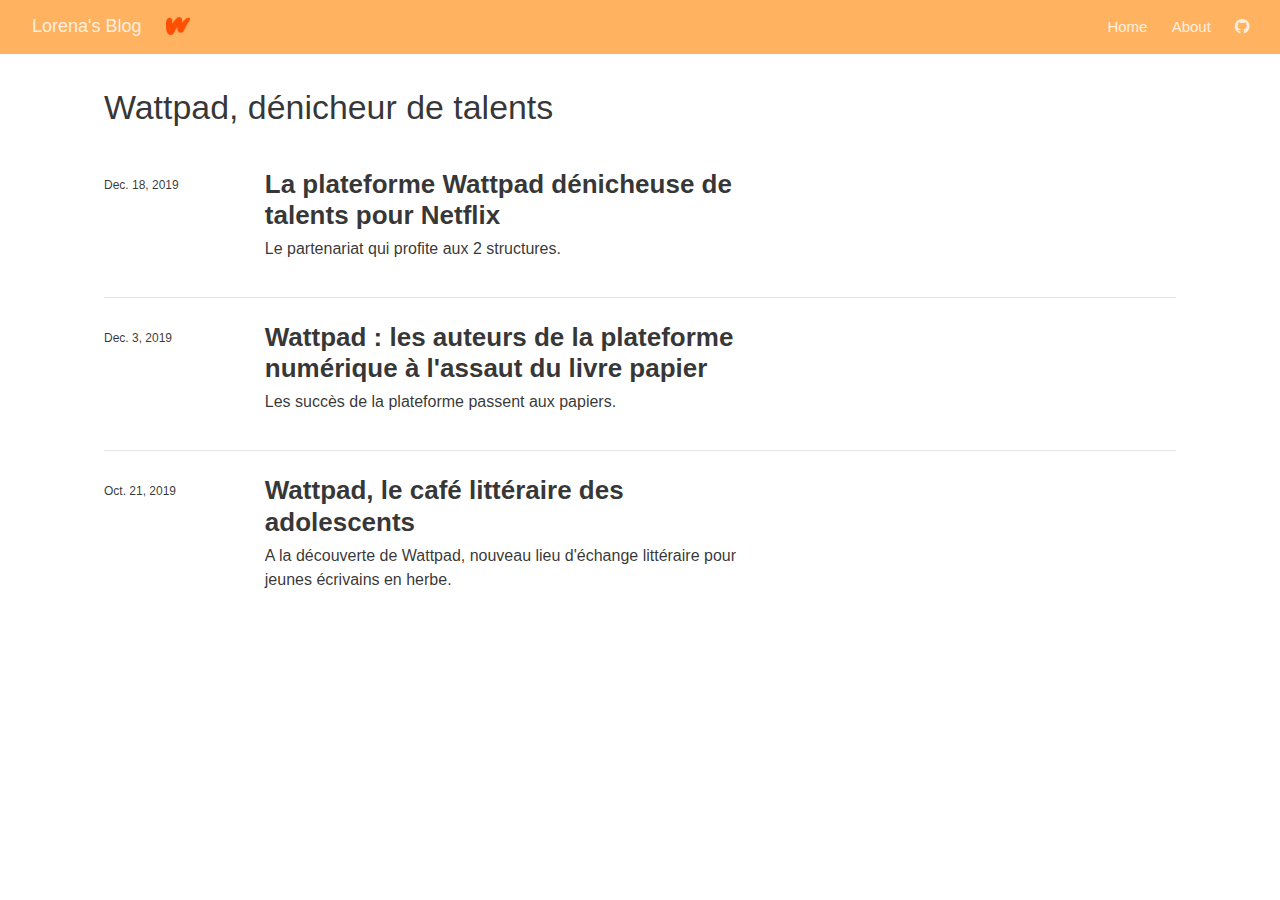
<file: docs/index.html>
<!DOCTYPE html>

<html xmlns="http://www.w3.org/1999/xhtml" lang="" xml:lang="">

<head>
  <meta charset="utf-8"/>
  <meta name="viewport" content="width=device-width, initial-scale=1"/>
  <meta http-equiv="X-UA-Compatible" content="IE=Edge,chrome=1"/>
  <meta name="generator" content="distill" />

  <style type="text/css">
  /* Hide doc at startup (prevent jankiness while JS renders/transforms) */
  body {
    visibility: hidden;
  }
  </style>

 <!--radix_placeholder_import_source-->
 <!--/radix_placeholder_import_source-->

  <!--radix_placeholder_meta_tags-->
  <title>Lorena's Blog: Wattpad, dénicheur de talents</title>
  
  
  <link rel="icon" type="image/png" href="images/logo.png"/>
  
  
  <!--  https://developers.facebook.com/docs/sharing/webmasters#markup -->
  <meta property="og:title" content="Lorena&#39;s Blog: Wattpad, dénicheur de talents"/>
  <meta property="og:type" content="article"/>
  <meta property="og:locale" content="en_US"/>
  <meta property="og:site_name" content="Lorena&#39;s Blog"/>
  
  <!--  https://dev.twitter.com/cards/types/summary -->
  <meta property="twitter:card" content="summary"/>
  <meta property="twitter:title" content="Lorena&#39;s Blog: Wattpad, dénicheur de talents"/>
  
  <!--/radix_placeholder_meta_tags-->
  <!--radix_placeholder_rmarkdown_metadata-->
  
  <script type="text/json" id="radix-rmarkdown-metadata">
  {"type":"list","attributes":{"names":{"type":"character","attributes":{},"value":["title","site","listing"]}},"value":[{"type":"character","attributes":{},"value":["Wattpad, dénicheur de talents"]},{"type":"character","attributes":{},"value":["distill::distill_website"]},{"type":"character","attributes":{},"value":["posts"]}]}
  </script>
  <!--/radix_placeholder_rmarkdown_metadata-->
  <!--radix_placeholder_navigation_in_header-->
  
  <script type="application/javascript">
  
    window.headroom_prevent_pin = false;
  
    window.document.addEventListener("DOMContentLoaded", function (event) {
  
      // initialize headroom for banner
      var header = $('header').get(0);
      var headerHeight = header.offsetHeight;
      var headroom = new Headroom(header, {
        onPin : function() {
          if (window.headroom_prevent_pin) {
            window.headroom_prevent_pin = false;
            headroom.unpin();
          }
        }
      });
      headroom.init();
      if(window.location.hash)
        headroom.unpin();
      $(header).addClass('headroom--transition');
  
      // offset scroll location for banner on hash change
      // (see: https://github.com/WickyNilliams/headroom.js/issues/38)
      window.addEventListener("hashchange", function(event) {
        window.scrollTo(0, window.pageYOffset - (headerHeight + 25));
      });
  
      // responsive menu
      $('.distill-site-header').each(function(i, val) {
        var topnav = $(this);
        var toggle = topnav.find('.nav-toggle');
        toggle.on('click', function() {
          topnav.toggleClass('responsive');
        });
      });
  
      // nav dropdowns
      $('.nav-dropbtn').click(function(e) {
        $(this).next('.nav-dropdown-content').toggleClass('nav-dropdown-active');
        $(this).parent().siblings('.nav-dropdown')
           .children('.nav-dropdown-content').removeClass('nav-dropdown-active');
      });
      $("body").click(function(e){
        $('.nav-dropdown-content').removeClass('nav-dropdown-active');
      });
      $(".nav-dropdown").click(function(e){
        e.stopPropagation();
      });
    });
  </script>
  
  <style type="text/css">
  
  /* Theme (user-documented overrideables for nav appearance) */
  
  .distill-site-nav {
    color: rgba(255, 255, 255, 0.8);
    background-color: #455a64;
    font-size: 15px;
    font-weight: 300;
  }
  
  .distill-site-nav a {
    color: inherit;
    text-decoration: none;
  }
  
  .distill-site-nav a:hover {
    color: white;
  }
  
  @media print {
    .distill-site-nav {
      display: none;
    }
  }
  
  .distill-site-header {
  
  }
  
  .distill-site-footer {
  
  }
  
  
  /* Site Header */
  
  .distill-site-header {
    width: 100%;
    box-sizing: border-box;
    z-index: 3;
  }
  
  .distill-site-header .nav-left {
    display: inline-block;
    margin-left: 8px;
  }
  
  @media screen and (max-width: 768px) {
    .distill-site-header .nav-left {
      margin-left: 0;
    }
  }
  
  
  .distill-site-header .nav-right {
    float: right;
    margin-right: 8px;
  }
  
  .distill-site-header a,
  .distill-site-header .title {
    display: inline-block;
    text-align: center;
    padding: 14px 10px 14px 10px;
  }
  
  .distill-site-header .title {
    font-size: 18px;
  }
  
  .distill-site-header .logo {
    padding: 0;
  }
  
  .distill-site-header .logo img {
    display: none;
    max-height: 20px;
    width: auto;
    margin-bottom: -4px;
  }
  
  .distill-site-header .nav-image img {
    max-height: 18px;
    width: auto;
    display: inline-block;
    margin-bottom: -3px;
  }
  
  
  
  @media screen and (min-width: 1000px) {
    .distill-site-header .logo img {
      display: inline-block;
    }
    .distill-site-header .nav-left {
      margin-left: 20px;
    }
    .distill-site-header .nav-right {
      margin-right: 20px;
    }
    .distill-site-header .title {
      padding-left: 12px;
    }
  }
  
  
  .distill-site-header .nav-toggle {
    display: none;
  }
  
  .nav-dropdown {
    display: inline-block;
    position: relative;
  }
  
  .nav-dropdown .nav-dropbtn {
    border: none;
    outline: none;
    color: rgba(255, 255, 255, 0.8);
    padding: 16px 10px;
    background-color: transparent;
    font-family: inherit;
    font-size: inherit;
    font-weight: inherit;
    margin: 0;
    margin-top: 1px;
    z-index: 2;
  }
  
  .nav-dropdown-content {
    display: none;
    position: absolute;
    background-color: white;
    min-width: 200px;
    border: 1px solid rgba(0,0,0,0.15);
    border-radius: 4px;
    box-shadow: 0px 8px 16px 0px rgba(0,0,0,0.1);
    z-index: 1;
    margin-top: 2px;
    white-space: nowrap;
    padding-top: 4px;
    padding-bottom: 4px;
  }
  
  .nav-dropdown-content hr {
    margin-top: 4px;
    margin-bottom: 4px;
    border: none;
    border-bottom: 1px solid rgba(0, 0, 0, 0.1);
  }
  
  .nav-dropdown-active {
    display: block;
  }
  
  .nav-dropdown-content a, .nav-dropdown-content .nav-dropdown-header {
    color: black;
    padding: 6px 24px;
    text-decoration: none;
    display: block;
    text-align: left;
  }
  
  .nav-dropdown-content .nav-dropdown-header {
    display: block;
    padding: 5px 24px;
    padding-bottom: 0;
    text-transform: uppercase;
    font-size: 14px;
    color: #999999;
    white-space: nowrap;
  }
  
  .nav-dropdown:hover .nav-dropbtn {
    color: white;
  }
  
  .nav-dropdown-content a:hover {
    background-color: #ddd;
    color: black;
  }
  
  .nav-right .nav-dropdown-content {
    margin-left: -45%;
    right: 0;
  }
  
  @media screen and (max-width: 768px) {
    .distill-site-header a, .distill-site-header .nav-dropdown  {display: none;}
    .distill-site-header a.nav-toggle {
      float: right;
      display: block;
    }
    .distill-site-header .title {
      margin-left: 0;
    }
    .distill-site-header .nav-right {
      margin-right: 0;
    }
    .distill-site-header {
      overflow: hidden;
    }
    .nav-right .nav-dropdown-content {
      margin-left: 0;
    }
  }
  
  
  @media screen and (max-width: 768px) {
    .distill-site-header.responsive {position: relative;}
    .distill-site-header.responsive a.nav-toggle {
      position: absolute;
      right: 0;
      top: 0;
    }
    .distill-site-header.responsive a,
    .distill-site-header.responsive .nav-dropdown {
      display: block;
      text-align: left;
    }
    .distill-site-header.responsive .nav-left,
    .distill-site-header.responsive .nav-right {
      width: 100%;
    }
    .distill-site-header.responsive .nav-dropdown {float: none;}
    .distill-site-header.responsive .nav-dropdown-content {position: relative;}
    .distill-site-header.responsive .nav-dropdown .nav-dropbtn {
      display: block;
      width: 100%;
      text-align: left;
    }
  }
  
  /* Site Footer */
  
  .distill-site-footer {
    width: 100%;
    overflow: hidden;
    box-sizing: border-box;
    z-index: 3;
    margin-top: 30px;
    padding-top: 30px;
    padding-bottom: 30px;
    text-align: center;
  }
  
  /* Headroom */
  
  d-title {
    padding-top: 6rem;
  }
  
  @media print {
    d-title {
      padding-top: 4rem;
    }
  }
  
  .headroom {
    z-index: 1000;
    position: fixed;
    top: 0;
    left: 0;
    right: 0;
  }
  
  .headroom--transition {
    transition: all .4s ease-in-out;
  }
  
  .headroom--unpinned {
    top: -100px;
  }
  
  .headroom--pinned {
    top: 0;
  }
  
  </style>
  
  <link href="site_libs/font-awesome-5.1.0/css/all.css" rel="stylesheet"/>
  <link href="site_libs/font-awesome-5.1.0/css/v4-shims.css" rel="stylesheet"/>
  <script src="site_libs/headroom-0.9.4/headroom.min.js"></script>
  <!--/radix_placeholder_navigation_in_header-->
  <!--radix_placeholder_distill-->
  
  <style type="text/css">
  
  body {
    background-color: white;
  }
  
  .pandoc-table {
    width: 100%;
  }
  
  .pandoc-table>caption {
    margin-bottom: 10px;
  }
  
  .pandoc-table th:not([align]) {
    text-align: left;
  }
  
  .pagedtable-footer {
    font-size: 15px;
  }
  
  .html-widget {
    margin-bottom: 2.0em;
  }
  
  .l-screen-inset {
    padding-right: 16px;
  }
  
  .l-screen .caption {
    margin-left: 10px;
  }
  
  .shaded {
    background: rgb(247, 247, 247);
    padding-top: 20px;
    padding-bottom: 20px;
    border-top: 1px solid rgba(0, 0, 0, 0.1);
    border-bottom: 1px solid rgba(0, 0, 0, 0.1);
  }
  
  .shaded .html-widget {
    margin-bottom: 0;
    border: 1px solid rgba(0, 0, 0, 0.1);
  }
  
  .shaded .shaded-content {
    background: white;
  }
  
  .text-output {
    margin-top: 0;
    line-height: 1.5em;
  }
  
  .hidden {
    display: none !important;
  }
  
  d-article {
    padding-bottom: 30px;
  }
  
  d-appendix {
    padding-top: 30px;
  }
  
  d-article>p>img {
    width: 100%;
  }
  
  d-article iframe {
    border: 1px solid rgba(0, 0, 0, 0.1);
    margin-bottom: 2.0em;
    width: 100%;
  }
  
  figure img.external {
    background: white;
    border: 1px solid rgba(0, 0, 0, 0.1);
    box-shadow: 0 1px 8px rgba(0, 0, 0, 0.1);
    padding: 18px;
    box-sizing: border-box;
  }
  
  /* CSS for table of contents */
  
  .d-toc {
    color: rgba(0,0,0,0.8);
    font-size: 0.8em;
    line-height: 1em;
  }
  
  .d-toc-header {
    font-size: 0.6rem;
    font-weight: 400;
    color: rgba(0, 0, 0, 0.5);
    text-transform: uppercase;
    margin-top: 0;
    margin-bottom: 1.3em;
  }
  
  .d-toc a {
    border-bottom: none;
  }
  
  .d-toc ul {
    padding-left: 0;
  }
  
  .d-toc li>ul {
    padding-top: 0.8em;
    padding-left: 16px;
    margin-bottom: 0.6em;
  }
  
  .d-toc ul,
  .d-toc li {
    list-style-type: none;
  }
  
  .d-toc li {
    margin-bottom: 0.9em;
  }
  
  .d-toc-separator {
    margin-top: 20px;
    margin-bottom: 2em;
  }
  
  .d-article-with-toc {
    border-top: none;
    padding-top: 0;
  }
  
  
  
  /* Tweak code blocks (note that this CSS is repeated above in an injection
     into the d-code shadow dom) */
  
  d-code {
    overflow-x: auto !important;
  }
  
  pre.d-code code.d-code {
    padding-left: 10px;
    font-size: 12px;
    border-left: 2px solid rgba(0,0,0,0.1);
  }
  
  pre.text-output {
  
    font-size: 12px;
    color: black;
    background: none;
    font-family: Consolas, Monaco, 'Andale Mono', 'Ubuntu Mono', monospace;
    text-align: left;
    white-space: pre;
    word-spacing: normal;
    word-break: normal;
    word-wrap: normal;
    line-height: 1.5;
  
    -moz-tab-size: 4;
    -o-tab-size: 4;
    tab-size: 4;
  
    -webkit-hyphens: none;
    -moz-hyphens: none;
    -ms-hyphens: none;
    hyphens: none;
  }
  
  @media(min-width: 768px) {
  
  d-code {
    overflow-x: visible !important;
  }
  
  pre.d-code code.d-code  {
      padding-left: 18px;
      font-size: 14px;
  }
  pre.text-output {
    font-size: 14px;
  }
  }
  
  /* Figure */
  
  .figure {
    position: relative;
    margin-bottom: 2.5em;
    margin-top: 1.5em;
  }
  
  .figure img {
    width: 100%;
  }
  
  .figure .caption {
    color: rgba(0, 0, 0, 0.6);
    font-size: 12px;
    line-height: 1.5em;
  }
  
  .figure img.external {
    background: white;
    border: 1px solid rgba(0, 0, 0, 0.1);
    box-shadow: 0 1px 8px rgba(0, 0, 0, 0.1);
    padding: 18px;
    box-sizing: border-box;
  }
  
  .figure .caption a {
    color: rgba(0, 0, 0, 0.6);
  }
  
  .figure .caption b,
  .figure .caption strong, {
    font-weight: 600;
    color: rgba(0, 0, 0, 1.0);
  }
  
  
  
  /* Tweak 1000px media break to show more text */
  
  @media(min-width: 1000px) {
    .base-grid,
    distill-header,
    d-title,
    d-abstract,
    d-article,
    d-appendix,
    distill-appendix,
    d-byline,
    d-footnote-list,
    d-citation-list,
    distill-footer {
      grid-template-columns: [screen-start] 1fr [page-start kicker-start] 80px [middle-start] 50px [text-start kicker-end] 65px 65px 65px 65px 65px 65px 65px 65px [text-end gutter-start] 65px [middle-end] 65px [page-end gutter-end] 1fr [screen-end];
      grid-column-gap: 16px;
    }
  
    .grid {
      grid-column-gap: 16px;
    }
  
    d-article {
      font-size: 1.06rem;
      line-height: 1.7em;
    }
    figure .caption, .figure .caption, figure figcaption {
      font-size: 13px;
    }
  }
  
  @media(min-width: 1180px) {
    .base-grid,
    distill-header,
    d-title,
    d-abstract,
    d-article,
    d-appendix,
    distill-appendix,
    d-byline,
    d-footnote-list,
    d-citation-list,
    distill-footer {
      grid-template-columns: [screen-start] 1fr [page-start kicker-start] 60px [middle-start] 60px [text-start kicker-end] 60px 60px 60px 60px 60px 60px 60px 60px [text-end gutter-start] 60px [middle-end] 60px [page-end gutter-end] 1fr [screen-end];
      grid-column-gap: 32px;
    }
  
    .grid {
      grid-column-gap: 32px;
    }
  }
  
  
  /* Get the citation styles for the appendix (not auto-injected on render since
     we do our own rendering of the citation appendix) */
  
  d-appendix .citation-appendix,
  .d-appendix .citation-appendix {
    font-size: 11px;
    line-height: 15px;
    border-left: 1px solid rgba(0, 0, 0, 0.1);
    padding-left: 18px;
    border: 1px solid rgba(0,0,0,0.1);
    background: rgba(0, 0, 0, 0.02);
    padding: 10px 18px;
    border-radius: 3px;
    color: rgba(150, 150, 150, 1);
    overflow: hidden;
    margin-top: -12px;
    white-space: pre-wrap;
    word-wrap: break-word;
  }
  
  
  /* Social footer */
  
  .social_footer {
    margin-top: 30px;
    margin-bottom: 0;
    color: rgba(0,0,0,0.67);
  }
  
  .disqus-comments {
    margin-right: 30px;
  }
  
  .disqus-comment-count {
    border-bottom: 1px solid rgba(0, 0, 0, 0.4);
    cursor: pointer;
  }
  
  #disqus_thread {
    margin-top: 30px;
  }
  
  .article-sharing a {
    border-bottom: none;
    margin-right: 8px;
  }
  
  .article-sharing a:hover {
    border-bottom: none;
  }
  
  .sidebar-section.subscribe {
    font-size: 12px;
    line-height: 1.6em;
  }
  
  .subscribe p {
    margin-bottom: 0.5em;
  }
  
  
  .article-footer .subscribe {
    font-size: 15px;
    margin-top: 45px;
  }
  
  
  /* Improve display for browsers without grid (IE/Edge <= 15) */
  
  .downlevel {
    line-height: 1.6em;
    font-family: -apple-system, BlinkMacSystemFont, "Segoe UI", Roboto, Oxygen, Ubuntu, Cantarell, "Fira Sans", "Droid Sans", "Helvetica Neue", Arial, sans-serif;
    margin: 0;
  }
  
  .downlevel .d-title {
    padding-top: 6rem;
    padding-bottom: 1.5rem;
  }
  
  .downlevel .d-title h1 {
    font-size: 50px;
    font-weight: 700;
    line-height: 1.1em;
    margin: 0 0 0.5rem;
  }
  
  .downlevel .d-title p {
    font-weight: 300;
    font-size: 1.2rem;
    line-height: 1.55em;
    margin-top: 0;
  }
  
  .downlevel .d-byline {
    padding-top: 0.8em;
    padding-bottom: 0.8em;
    font-size: 0.8rem;
    line-height: 1.8em;
  }
  
  .downlevel .section-separator {
    border: none;
    border-top: 1px solid rgba(0, 0, 0, 0.1);
  }
  
  .downlevel .d-article {
    font-size: 1.06rem;
    line-height: 1.7em;
    padding-top: 1rem;
    padding-bottom: 2rem;
  }
  
  
  .downlevel .d-appendix {
    padding-left: 0;
    padding-right: 0;
    max-width: none;
    font-size: 0.8em;
    line-height: 1.7em;
    margin-bottom: 0;
    color: rgba(0,0,0,0.5);
    padding-top: 40px;
    padding-bottom: 48px;
  }
  
  .downlevel .footnotes ol {
    padding-left: 13px;
  }
  
  .downlevel .base-grid,
  .downlevel .distill-header,
  .downlevel .d-title,
  .downlevel .d-abstract,
  .downlevel .d-article,
  .downlevel .d-appendix,
  .downlevel .distill-appendix,
  .downlevel .d-byline,
  .downlevel .d-footnote-list,
  .downlevel .d-citation-list,
  .downlevel .distill-footer,
  .downlevel .appendix-bottom,
  .downlevel .posts-container {
    padding-left: 40px;
    padding-right: 40px;
  }
  
  @media(min-width: 768px) {
    .downlevel .base-grid,
    .downlevel .distill-header,
    .downlevel .d-title,
    .downlevel .d-abstract,
    .downlevel .d-article,
    .downlevel .d-appendix,
    .downlevel .distill-appendix,
    .downlevel .d-byline,
    .downlevel .d-footnote-list,
    .downlevel .d-citation-list,
    .downlevel .distill-footer,
    .downlevel .appendix-bottom,
    .downlevel .posts-container {
    padding-left: 150px;
    padding-right: 150px;
    max-width: 900px;
  }
  }
  
  .downlevel pre code {
    display: block;
    border-left: 2px solid rgba(0, 0, 0, .1);
    padding: 0 0 0 20px;
    font-size: 14px;
  }
  
  .downlevel code, .downlevel pre {
    color: black;
    background: none;
    font-family: Consolas, Monaco, 'Andale Mono', 'Ubuntu Mono', monospace;
    text-align: left;
    white-space: pre;
    word-spacing: normal;
    word-break: normal;
    word-wrap: normal;
    line-height: 1.5;
  
    -moz-tab-size: 4;
    -o-tab-size: 4;
    tab-size: 4;
  
    -webkit-hyphens: none;
    -moz-hyphens: none;
    -ms-hyphens: none;
    hyphens: none;
  }
  
  </style>
  
  <script type="application/javascript">
  
  function is_downlevel_browser() {
    if (bowser.isUnsupportedBrowser({ msie: "12", msedge: "16"},
                                   window.navigator.userAgent)) {
      return true;
    } else {
      return window.load_distill_framework === undefined;
    }
  }
  
  // show body when load is complete
  function on_load_complete() {
  
    // set body to visible
    document.body.style.visibility = 'visible';
  
    // force redraw for leaflet widgets
    if (window.HTMLWidgets) {
      var maps = window.HTMLWidgets.findAll(".leaflet");
      $.each(maps, function(i, el) {
        var map = this.getMap();
        map.invalidateSize();
        map.eachLayer(function(layer) {
          if (layer instanceof L.TileLayer)
            layer.redraw();
        });
      });
    }
  
    // trigger 'shown' so htmlwidgets resize
    $('d-article').trigger('shown');
  }
  
  function init_distill() {
  
    init_common();
  
    // create front matter
    var front_matter = $('<d-front-matter></d-front-matter>');
    $('#distill-front-matter').wrap(front_matter);
  
    // create d-title
    $('.d-title').changeElementType('d-title');
  
    // create d-byline
    var byline = $('<d-byline></d-byline>');
    $('.d-byline').replaceWith(byline);
  
    // create d-article
    var article = $('<d-article></d-article>');
    $('.d-article').wrap(article).children().unwrap();
  
    // move posts container into article
    $('.posts-container').appendTo($('d-article'));
  
    // create d-appendix
    $('.d-appendix').changeElementType('d-appendix');
  
    // create d-bibliography
    var bibliography = $('<d-bibliography></d-bibliography>');
    $('#distill-bibliography').wrap(bibliography);
  
    // flag indicating that we have appendix items
    var appendix = $('.appendix-bottom').children('h3').length > 0;
  
    // replace citations with <d-cite>
    $('.citation').each(function(i, val) {
      appendix = true;
      var cites = $(this).attr('data-cites').split(" ");
      var dt_cite = $('<d-cite></d-cite>');
      dt_cite.attr('key', cites.join());
      $(this).replaceWith(dt_cite);
    });
    // remove refs
    $('#refs').remove();
  
    // replace footnotes with <d-footnote>
    $('.footnote-ref').each(function(i, val) {
      appendix = true;
      var href = $(this).attr('href');
      var id = href.replace('#', '');
      var fn = $('#' + id);
      var fn_p = $('#' + id + '>p');
      fn_p.find('.footnote-back').remove();
      var text = fn_p.html();
      var dtfn = $('<d-footnote></d-footnote>');
      dtfn.html(text);
      $(this).replaceWith(dtfn);
    });
    // remove footnotes
    $('.footnotes').remove();
  
    $('h1.appendix, h2.appendix').each(function(i, val) {
      $(this).changeElementType('h3');
    });
    $('h3.appendix').each(function(i, val) {
      var id = $(this).attr('id');
      $('.d-toc a[href="#' + id + '"]').parent().remove();
      appendix = true;
      $(this).nextUntil($('h1, h2, h3')).addBack().appendTo($('d-appendix'));
    });
  
    // show d-appendix if we have appendix content
    $("d-appendix").css('display', appendix ? 'grid' : 'none');
  
    // replace code blocks with d-code
    $('pre>code').each(function(i, val) {
      var code = $(this);
      var pre = code.parent();
      var clz = "";
      var language = pre.attr('class');
      if (language) {
        // map unknown languages to "clike" (without this they just dissapear)
        if ($.inArray(language, ["bash", "clike", "css", "go", "html",
                                 "javascript", "js", "julia", "lua", "markdown",
                                 "markup", "mathml", "python", "svg", "xml"]) == -1)
          language = "clike";
        language = ' language="' + language + '"';
        var dt_code = $('<d-code block' + language + clz + '></d-code>');
        dt_code.text(code.text());
        pre.replaceWith(dt_code);
      } else {
        code.addClass('text-output').unwrap().changeElementType('pre');
      }
    });
  
    // localize layout chunks to just output
    $('.layout-chunk').each(function(i, val) {
  
      // capture layout
      var layout = $(this).attr('data-layout');
  
      // apply layout to markdown level block elements
      var elements = $(this).children().not('d-code, pre.text-output, script');
      elements.each(function(i, el) {
        var layout_div = $('<div class="' + layout + '"></div>');
        if (layout_div.hasClass('shaded')) {
          var shaded_content = $('<div class="shaded-content"></div>');
          $(this).wrap(shaded_content);
          $(this).parent().wrap(layout_div);
        } else {
          $(this).wrap(layout_div);
        }
      });
  
  
      // unwrap the layout-chunk div
      $(this).children().unwrap();
    });
  
    // load distill framework
    load_distill_framework();
  
    // wait for window.distillRunlevel == 4 to do post processing
    function distill_post_process() {
  
      if (!window.distillRunlevel || window.distillRunlevel < 4)
        return;
  
      // hide author/affiliations entirely if we have no authors
      var front_matter = JSON.parse($("#distill-front-matter").html());
      var have_authors = front_matter.authors && front_matter.authors.length > 0;
      if (!have_authors)
        $('d-byline').addClass('hidden');
  
      // table of contents
      if (have_authors) // adjust border if we are in authors
        $('.d-toc').parent().addClass('d-article-with-toc');
  
      // strip links that point to #
      $('.authors-affiliations').find('a[href="#"]').removeAttr('href');
  
      // hide elements of author/affiliations grid that have no value
      function hide_byline_column(caption) {
        $('d-byline').find('h3:contains("' + caption + '")').parent().css('visibility', 'hidden');
      }
  
      // affiliations
      var have_affiliations = false;
      for (var i = 0; i<front_matter.authors.length; ++i) {
        var author = front_matter.authors[i];
        if (author.affiliation !== "&nbsp;") {
          have_affiliations = true;
          break;
        }
      }
      if (!have_affiliations)
        $('d-byline').find('h3:contains("Affiliations")').css('visibility', 'hidden');
  
      // published date
      if (!front_matter.publishedDate)
        hide_byline_column("Published");
  
      // document object identifier
      var doi = $('d-byline').find('h3:contains("DOI")');
      var doi_p = doi.next().empty();
      if (!front_matter.doi) {
        // if we have a citation and valid citationText then link to that
        if ($('#citation').length > 0 && front_matter.citationText) {
          doi.html('Citation');
          $('<a href="#citation"></a>')
            .text(front_matter.citationText)
            .appendTo(doi_p);
        } else {
          hide_byline_column("DOI");
        }
      } else {
        $('<a></a>')
           .attr('href', "https://doi.org/" + front_matter.doi)
           .html(front_matter.doi)
           .appendTo(doi_p);
      }
  
       // change plural form of authors/affiliations
      if (front_matter.authors.length === 1) {
        var grid = $('.authors-affiliations');
        grid.children('h3:contains("Authors")').text('Author');
        grid.children('h3:contains("Affiliations")').text('Affiliation');
      }
  
      // inject pre code styles (can't do this with a global stylesheet b/c a shadow root is used)
      $('d-code').each(function(i, val) {
        var style = document.createElement('style');
        style.innerHTML = 'pre code { padding-left: 10px; font-size: 12px; border-left: 2px solid rgba(0,0,0,0.1); } ' +
                          '@media(min-width: 768px) { pre code { padding-left: 18px; font-size: 14px; } }';
        if (this.shadowRoot)
          this.shadowRoot.appendChild(style);
      });
  
      // move appendix-bottom entries to the bottom
      $('.appendix-bottom').appendTo('d-appendix').children().unwrap();
      $('.appendix-bottom').remove();
  
      // clear polling timer
      clearInterval(tid);
  
      // show body now that everything is ready
      on_load_complete();
    }
  
    var tid = setInterval(distill_post_process, 50);
    distill_post_process();
  
  }
  
  function init_downlevel() {
  
    init_common();
  
     // insert hr after d-title
    $('.d-title').after($('<hr class="section-separator"/>'));
  
    // check if we have authors
    var front_matter = JSON.parse($("#distill-front-matter").html());
    var have_authors = front_matter.authors && front_matter.authors.length > 0;
  
    // manage byline/border
    if (!have_authors)
      $('.d-byline').remove();
    $('.d-byline').after($('<hr class="section-separator"/>'));
    $('.d-byline a').remove();
  
    // remove toc
    $('.d-toc-header').remove();
    $('.d-toc').remove();
    $('.d-toc-separator').remove();
  
    // move appendix elements
    $('h1.appendix, h2.appendix').each(function(i, val) {
      $(this).changeElementType('h3');
    });
    $('h3.appendix').each(function(i, val) {
      $(this).nextUntil($('h1, h2, h3')).addBack().appendTo($('.d-appendix'));
    });
  
  
    // inject headers into references and footnotes
    var refs_header = $('<h3></h3>');
    refs_header.text('References');
    $('#refs').prepend(refs_header);
  
    var footnotes_header = $('<h3></h3');
    footnotes_header.text('Footnotes');
    $('.footnotes').children('hr').first().replaceWith(footnotes_header);
  
    // move appendix-bottom entries to the bottom
    $('.appendix-bottom').appendTo('.d-appendix').children().unwrap();
    $('.appendix-bottom').remove();
  
    // remove appendix if it's empty
    if ($('.d-appendix').children().length === 0)
      $('.d-appendix').remove();
  
    // prepend separator above appendix
    $('.d-appendix').before($('<hr class="section-separator" style="clear: both"/>'));
  
    // trim code
    $('pre>code').each(function(i, val) {
      $(this).html($.trim($(this).html()));
    });
  
    // move posts-container right before article
    $('.posts-container').insertBefore($('.d-article'));
  
    $('body').addClass('downlevel');
  
    on_load_complete();
  }
  
  
  function init_common() {
  
    // jquery plugin to change element types
    (function($) {
      $.fn.changeElementType = function(newType) {
        var attrs = {};
  
        $.each(this[0].attributes, function(idx, attr) {
          attrs[attr.nodeName] = attr.nodeValue;
        });
  
        this.replaceWith(function() {
          return $("<" + newType + "/>", attrs).append($(this).contents());
        });
      };
    })(jQuery);
  
    // prevent underline for linked images
    $('a > img').parent().css({'border-bottom' : 'none'});
  
    // mark non-body figures created by knitr chunks as 100% width
    $('.layout-chunk').each(function(i, val) {
      var figures = $(this).find('img, .html-widget');
      if ($(this).attr('data-layout') !== "l-body") {
        figures.css('width', '100%');
      } else {
        figures.css('max-width', '100%');
        figures.filter("[width]").each(function(i, val) {
          var fig = $(this);
          fig.css('width', fig.attr('width') + 'px');
        });
  
      }
    });
  
    // auto-append index.html to post-preview links in file: protocol
    // and in rstudio ide preview
    $('.post-preview').each(function(i, val) {
      if (window.location.protocol === "file:")
        $(this).attr('href', $(this).attr('href') + "index.html");
    });
  
    // get rid of index.html references in header
    if (window.location.protocol !== "file:") {
      $('.distill-site-header a[href]').each(function(i,val) {
        $(this).attr('href', $(this).attr('href').replace("index.html", "./"));
      });
    }
  
    // add class to pandoc style tables
    $('tr.header').parent('thead').parent('table').addClass('pandoc-table');
    $('.kable-table').children('table').addClass('pandoc-table');
  
    // add figcaption style to table captions
    $('caption').parent('table').addClass("figcaption");
  
    // initialize posts list
    if (window.init_posts_list)
      window.init_posts_list();
  
    // implmement disqus comment link
    $('.disqus-comment-count').click(function() {
      window.headroom_prevent_pin = true;
      $('#disqus_thread').toggleClass('hidden');
      if (!$('#disqus_thread').hasClass('hidden')) {
        var offset = $(this).offset();
        $(window).resize();
        $('html, body').animate({
          scrollTop: offset.top - 35
        });
      }
    });
  }
  
  document.addEventListener('DOMContentLoaded', function() {
    if (is_downlevel_browser())
      init_downlevel();
    else
      window.addEventListener('WebComponentsReady', init_distill);
  });
  
  </script>
  
  <!--/radix_placeholder_distill-->
  <script src="site_libs/jquery-1.11.3/jquery.min.js"></script>
  <script src="site_libs/bowser-1.9.3/bowser.min.js"></script>
  <script src="site_libs/webcomponents-2.0.0/webcomponents.js"></script>
  <script src="site_libs/distill-2.2.21/template.v2.js"></script>
  <!--radix_placeholder_site_in_header-->
  <style type="text/css">
  .distill-site-nav {
    color: rgba(255, 255, 255, 0.8);
    background-color: #ffb361;
    font-size: 15px;
    font-weight: 300;
  }
  
  .distill-site-nav a {
    color: inherit;
    text-decoration: none;
  }
  
  .distill-site-nav a:hover {
    color: white;
  }
  
  .distill-site-header {
  }
  
  .distill-site-footer {
  }
  
  @media print {
    .distill-site-nav {
      display: none;
    }
  }
  
  </style>
  <!--/radix_placeholder_site_in_header-->

  <link rel="stylesheet" href="styles.css" type="text/css"/>

</head>

<body class="layout-listing">

<!--radix_placeholder_front_matter-->

<script id="distill-front-matter" type="text/json">
{"title":"Wattpad, dénicheur de talents","authors":[]}
</script>

<!--/radix_placeholder_front_matter-->
<!--radix_placeholder_navigation_before_body-->
<header class="header header--fixed" role="banner">
<nav class="distill-site-nav distill-site-header">
<div class="nav-left">
<a href="index.html" class="title">Lorena's Blog</a>
<a class="nav-image">
<img src="images/logo.png"/>
</a>
</div>
<div class="nav-right">
<a href="index.html">Home</a>
<a href="about.html">About</a>
<a href="https://github.com/Lorena-MG/Lorena-MG-Blog">
<i class="fab fa-github"></i>
</a>
<a href="javascript:void(0);" class="nav-toggle">&#9776;</a>
</div>
</nav>
</header>
<!--/radix_placeholder_navigation_before_body-->
<!--radix_placeholder_site_before_body-->
<!--/radix_placeholder_site_before_body-->
<!--radix_placeholder_article_listing-->

<style type="text/css">

/* Styles for listing layout (hide title) */
.layout-listing d-title, .layout-listing .d-title {
  display: none;
}

/* Styles for posts lists (not auto-injected) */


.posts-with-sidebar {
  padding-left: 45px;
  padding-right: 45px;
}

.posts-list .description h2,
.posts-list .description p {
  font-family: -apple-system, BlinkMacSystemFont, "Segoe UI", Roboto, Oxygen, Ubuntu, Cantarell, "Fira Sans", "Droid Sans", "Helvetica Neue", Arial, sans-serif;
}

.posts-list .description h2 {
  font-weight: 700;
  border-bottom: none;
  padding-bottom: 0;
}

.posts-list h2.post-tag {
  border-bottom: 1px solid rgba(0, 0, 0, 0.2);
  padding-bottom: 12px;
}
.posts-list {
  margin-top: 60px;
  margin-bottom: 24px;
}

.posts-list .post-preview {
  text-decoration: none;
  overflow: hidden;
  display: block;
  border-bottom: 1px solid rgba(0, 0, 0, 0.1);
  padding: 24px 0;
}

.post-preview-last {
  border-bottom: none !important;
}

.posts-list .posts-list-caption {
  grid-column: screen;
  font-weight: 400;
}

.posts-list .post-preview h2 {
  margin: 0 0 6px 0;
  line-height: 1.2em;
  font-style: normal;
  font-size: 24px;
}

.posts-list .post-preview p {
  margin: 0 0 12px 0;
  line-height: 1.4em;
  font-size: 16px;
}

.posts-list .post-preview .thumbnail {
  box-sizing: border-box;
  margin-bottom: 24px;
  position: relative;
  max-width: 500px;
}
.posts-list .post-preview img {
  width: 100%;
  display: block;
}

.posts-list .metadata {
  font-size: 12px;
  line-height: 1.4em;
  margin-bottom: 18px;
}

.posts-list .metadata > * {
  display: inline-block;
}

.posts-list .metadata .publishedDate {
  margin-right: 1em;
}

.posts-list .metadata .tags {
  margin-top: 1em;
}

.posts-list .tags .tag {
  color: rgba(0,0,0,0.67);
  padding: 0.3em 0.5em;
  margin: 0;
  font-size: 80%;
  border: 1px solid rgba(0,0,0,0.4);
  border-radius: 3px;
  text-transform: uppercase;
  font-weight: 500;
}

.posts-list img {
  opacity: 1;
}

.posts-list img[data-src] {
  opacity: 0;
}

.posts-more {
  clear: both;
}


.posts-sidebar {
  font-size: 16px;
}

.posts-sidebar h3 {
  font-size: 16px;
  margin-top: 0;
  margin-bottom: 0.5em;
  font-weight: 400;
  text-transform: uppercase;
}

.sidebar-section {
  margin-bottom: 30px;
}

.categories ul {
  list-style-type: none;
  margin: 0;
  padding: 0;
}

.categories li {
  color: rgba(0, 0, 0, 0.8);
  margin-bottom: 0;
}

.categories li>a {
  border-bottom: none;
}

.categories li>a:hover {
  border-bottom: 1px solid rgba(0, 0, 0, 0.4);
}

.categories .active {
  font-weight: 600;
}

.categories .category-count {
  color: rgba(0, 0, 0, 0.4);
}


@media(min-width: 768px) {
  .posts-list .post-preview h2 {
    font-size: 26px;
  }
  .posts-list .post-preview .thumbnail {
    float: right;
    width: 35%;
    margin-bottom: 0;
  }
  .posts-list .post-preview .description {
    float: left;
    width: 45%;
  }
  .posts-list .post-preview .metadata {
    float: left;
    width: 15%;
    margin-top: 8px;
  }
  .posts-list .post-preview p {
    margin: 0 0 12px 0;
    line-height: 1.5em;
    font-size: 16px;
  }
  .posts-with-sidebar .posts-list {
    float: left;
    width: 72%;
  }
  .posts-with-sidebar .posts-sidebar {
    float: right;
    width: 20%;
    margin-top: 60px;
    padding-top: 24px;
    padding-bottom: 24px;
  }
}

.downlevel .posts-list .post-preview {
  color: inherit;
}

</style>

<script type="application/javascript">

function init_posts_list() {

  function load_image(img) {
    var src = $(img).attr('data-src');
    if (src) {
      $(img).attr('src', src);
      $(img).load(function() {
        img.removeAttribute('data-src');
      });
    }
  }

  function set_posts_visible(posts, visible) {
    if (visible) {

      // show bottom border by default
      $(posts).removeClass('post-preview-last');

      // apply limits if need be
      var max_posts = 25;
      var apply_limits = $('.posts-container').hasClass('posts-apply-limit');
      if (apply_limits && posts.length > max_posts) {
        posts = $(posts).slice(0, max_posts);
      } else {
        $('.posts-more a').addClass('hidden');
      }

      // apply last style
      $(posts.slice(-1)[0]).addClass('post-preview-last');

      $(posts).removeClass('hidden');
      $(posts).find('img[data-src]').each(function(i, img) {
        load_image(img);
      });
    } else {
      $(posts).addClass('hidden');
    }
  }

  function apply_hash_filter() {

    // clear active state
    $('.categories .active').removeClass('active');

    // mark all posts invisible to start
    set_posts_visible($('.posts-list').children('a'), false);

    // if we have a hash filter
    if (window.location.hash) {

      // mark posts that match the category visible
      var page_category = window.location.hash.replace("#", "");
      var posts = $('.post-metadata').map(function(idx, script) {
        var metadata = $.parseJSON($(script).html());
        var post = null;
        $.each(metadata.categories, function(idx, category) {
          category = category.replace(/ /g,"_");
          if (category == page_category) {
            post = $(script).parent().get();
            return false;
          }
        });
        return post;
      });
      set_posts_visible(posts, true);

      // mark the hash active
      $('.categories li>a[href="' + window.location.hash + '"]').addClass('active');

    } else {

      // no hash filter, make all posts visible (subject to max display)
      set_posts_visible($('.posts-list').children(), true);

    }
  }

  // more articles
  function apply_post_limits(apply) {
    if (apply) {
      $('.posts-container').addClass('posts-apply-limit');
      $('.posts-more a').removeClass('hidden');
    } else {
      $('.posts-container').removeClass('posts-apply-limit');
      $('.posts-more a').addClass('hidden');
    }
  }

  // hash filter handling
  apply_hash_filter();
  $(window).on('hashchange',function() {
    apply_post_limits(true);
    apply_hash_filter();
  });

  // more articles link
  $('.posts-more a').click(function(e) {
    e.preventDefault();
    apply_post_limits(false);
    apply_hash_filter();
    return false;
  });

}

</script>



<div class="posts-container posts-apply-limit l-page">
<div class="posts-list">
<h1 class="posts-list-caption">Wattpad, dénicheur de talents</h1>
<a href="posts/2019-12-18-denicheuse-de-talent/" class="post-preview">
<script class="post-metadata" type="text/json">{"categories":[]}</script>
<div class="metadata">
<div class="publishedDate">Dec. 18, 2019</div>
</div>
<div class="thumbnail">
<img/>
</div>
<div class="description">
<h2>La plateforme Wattpad dénicheuse de talents pour Netflix</h2>
<p>Le partenariat qui profite aux 2 structures.</p>
</div>
</a>
<a href="posts/2019-12-03-plateforme-numerique-au-papier/" class="post-preview">
<script class="post-metadata" type="text/json">{"categories":[]}</script>
<div class="metadata">
<div class="publishedDate">Dec. 3, 2019</div>
</div>
<div class="thumbnail">
<img/>
</div>
<div class="description">
<h2>Wattpad : les auteurs de la plateforme numérique à l'assaut du livre papier</h2>
<p>Les succès de la plateforme passent aux papiers.</p>
</div>
</a>
<a href="posts/Wattpad-le-café-littéraire-des-adolescents/" class="post-preview">
<script class="post-metadata" type="text/json">{"categories":[]}</script>
<div class="metadata">
<div class="publishedDate">Oct. 21, 2019</div>
</div>
<div class="thumbnail">
<img/>
</div>
<div class="description">
<h2>Wattpad, le café littéraire des adolescents</h2>
<p>A la découverte de Wattpad, nouveau lieu d'échange littéraire pour jeunes écrivains en herbe.</p>
</div>
</a>
</div>
<div class="posts-more">
<a href="#">More articles &raquo;</a>
</div>
</div>
<!--/radix_placeholder_article_listing-->

<div class="d-title">
<h1>Wattpad, dénicheur de talents</h1>

</div>


<div class="d-article">
<div class="layout-chunk" data-layout="l-body">

</div>
<!--radix_placeholder_article_footer-->
<!--/radix_placeholder_article_footer-->
</div>

<div class="d-appendix">
</div>


<!--radix_placeholder_site_after_body-->
<!--/radix_placeholder_site_after_body-->
<!--radix_placeholder_appendices-->
<div class="appendix-bottom"></div>
<!--/radix_placeholder_appendices-->
<!--radix_placeholder_navigation_after_body-->
<!--/radix_placeholder_navigation_after_body-->

</body>

</html>
</file>
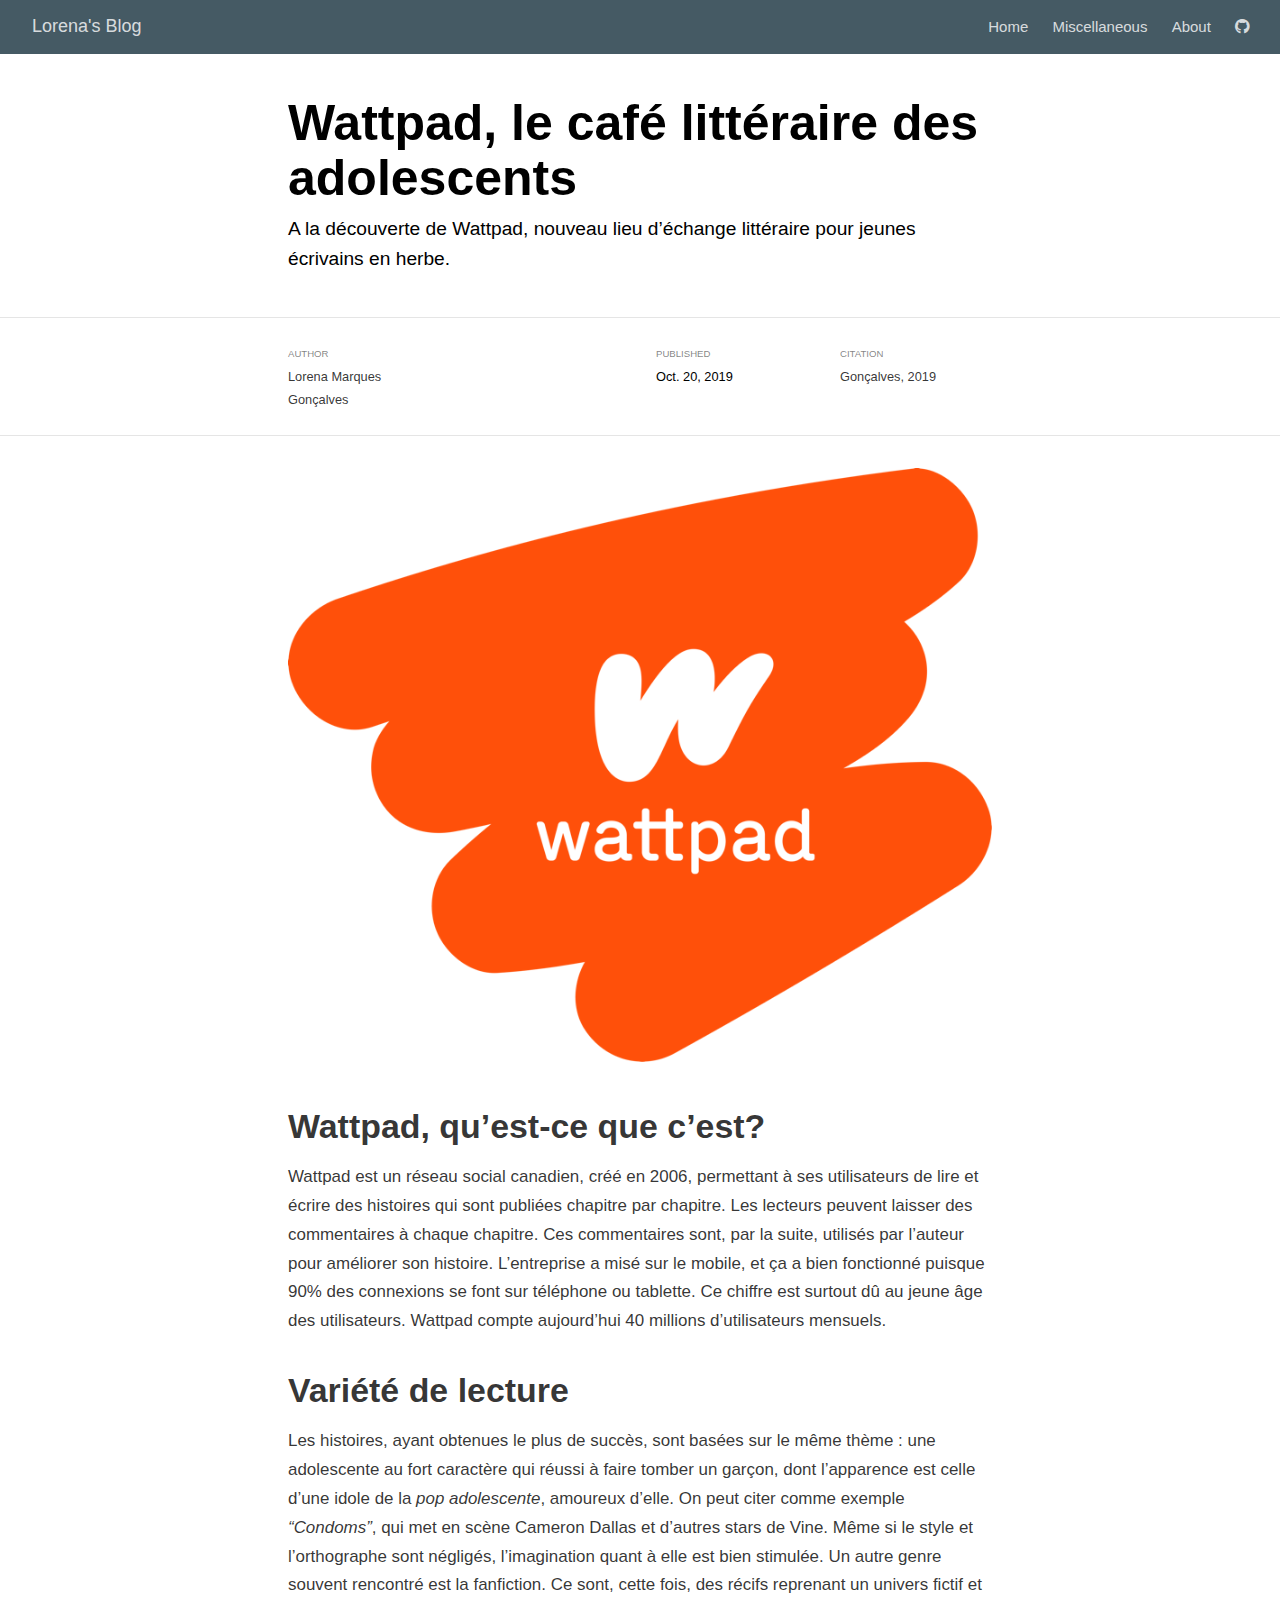
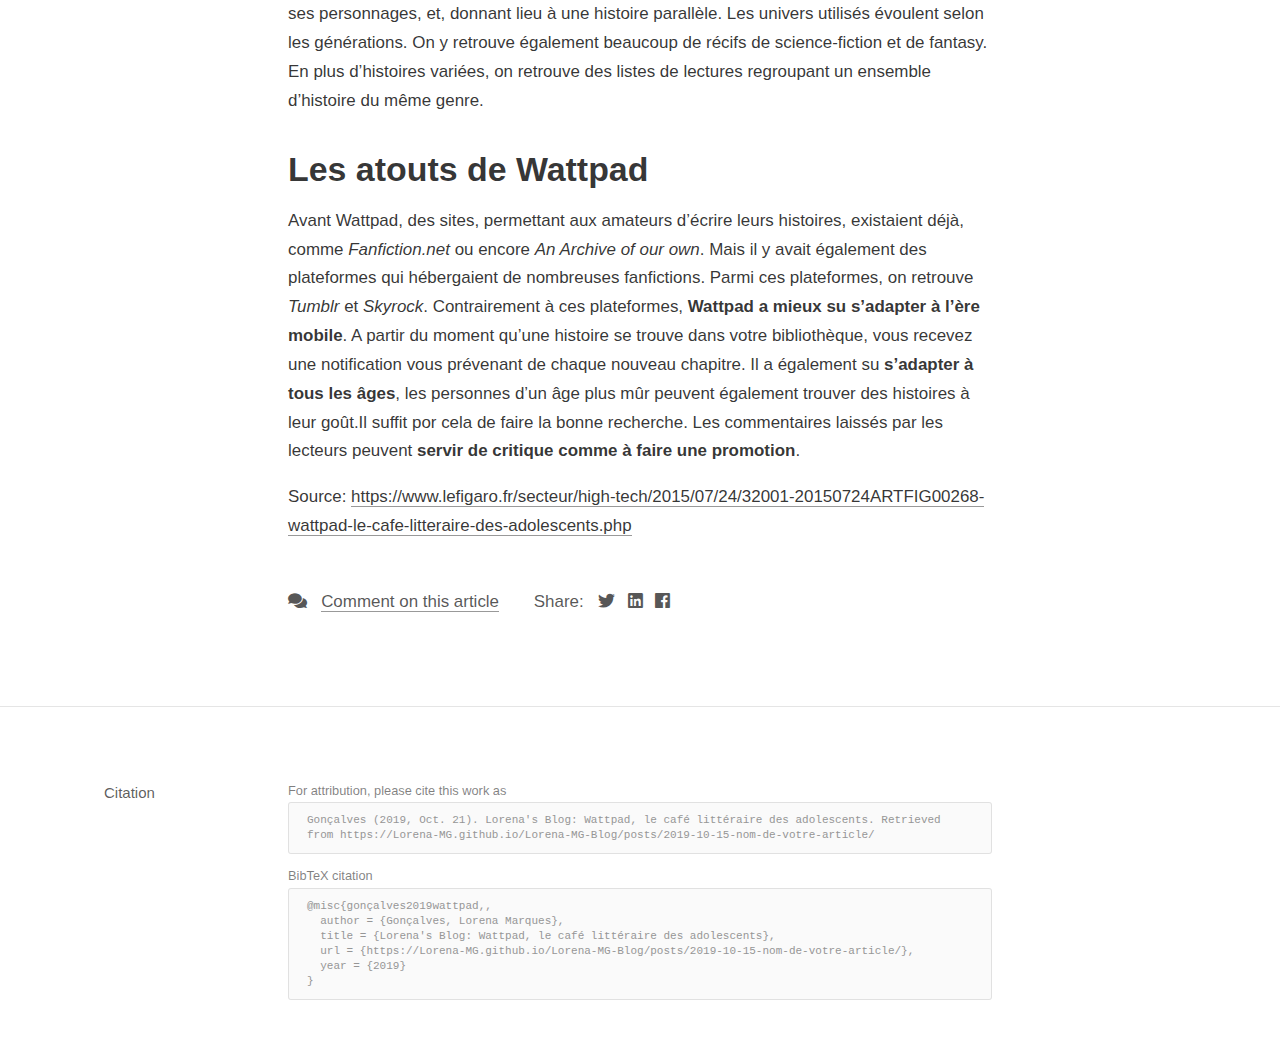
<file: docs/posts/2019-10-15-nom-de-votre-article/index.html>
<!DOCTYPE html>

<html xmlns="http://www.w3.org/1999/xhtml" lang="" xml:lang="">

<head>
  <meta charset="utf-8"/>
  <meta name="viewport" content="width=device-width, initial-scale=1"/>
  <meta http-equiv="X-UA-Compatible" content="IE=Edge,chrome=1"/>
  <meta name="generator" content="distill" />

  <style type="text/css">
  /* Hide doc at startup (prevent jankiness while JS renders/transforms) */
  body {
    visibility: hidden;
  }
  </style>

 <!--radix_placeholder_import_source-->
 <!--/radix_placeholder_import_source-->

  <!--radix_placeholder_meta_tags-->
<title>Lorena's Blog: Wattpad, le café littéraire des adolescents</title>

<meta property="description" itemprop="description" content="A la découverte de Wattpad, nouveau lieu d&#39;échange littéraire pour jeunes écrivains en herbe."/>

<link rel="canonical" href="https://Lorena-MG.github.io/Lorena-MG-Blog/posts/2019-10-15-nom-de-votre-article/"/>

<!--  https://schema.org/Article -->
<meta property="article:published" itemprop="datePublished" content="2019-10-21"/>
<meta property="article:created" itemprop="dateCreated" content="2019-10-21"/>
<meta name="article:author" content="Lorena Marques Gonçalves"/>

<!--  https://developers.facebook.com/docs/sharing/webmasters#markup -->
<meta property="og:title" content="Lorena&#39;s Blog: Wattpad, le café littéraire des adolescents"/>
<meta property="og:type" content="article"/>
<meta property="og:description" content="A la découverte de Wattpad, nouveau lieu d&#39;échange littéraire pour jeunes écrivains en herbe."/>
<meta property="og:url" content="https://Lorena-MG.github.io/Lorena-MG-Blog/posts/2019-10-15-nom-de-votre-article/"/>
<meta property="og:locale" content="en_US"/>
<meta property="og:site_name" content="Lorena&#39;s Blog"/>

<!--  https://dev.twitter.com/cards/types/summary -->
<meta property="twitter:card" content="summary"/>
<meta property="twitter:title" content="Lorena&#39;s Blog: Wattpad, le café littéraire des adolescents"/>
<meta property="twitter:description" content="A la découverte de Wattpad, nouveau lieu d&#39;échange littéraire pour jeunes écrivains en herbe."/>
<meta property="twitter:url" content="https://Lorena-MG.github.io/Lorena-MG-Blog/posts/2019-10-15-nom-de-votre-article/"/>

<!--  https://scholar.google.com/intl/en/scholar/inclusion.html#indexing -->
<meta name="citation_title" content="Lorena&#39;s Blog: Wattpad, le café littéraire des adolescents"/>
<meta name="citation_fulltext_html_url" content="https://Lorena-MG.github.io/Lorena-MG-Blog/posts/2019-10-15-nom-de-votre-article/"/>
<meta name="citation_online_date" content="2019/10/21"/>
<meta name="citation_publication_date" content="2019/10/21"/>
<meta name="citation_author" content="Lorena Marques Gonçalves"/>
<!--/radix_placeholder_meta_tags-->
  <!--radix_placeholder_rmarkdown_metadata-->

<script type="text/json" id="radix-rmarkdown-metadata">
{"type":"list","attributes":{"names":{"type":"character","attributes":{},"value":["title","description","author","date","output","citation_url","canonical_url"]}},"value":[{"type":"character","attributes":{},"value":["Wattpad, le café littéraire des adolescents"]},{"type":"character","attributes":{},"value":["A la découverte de Wattpad, nouveau lieu d'échange littéraire pour jeunes écrivains en herbe."]},{"type":"list","attributes":{},"value":[{"type":"list","attributes":{"names":{"type":"character","attributes":{},"value":["name","url"]}},"value":[{"type":"character","attributes":{},"value":["Lorena Marques Gonçalves"]},{"type":"list","attributes":{"names":{"type":"character","attributes":{},"value":[]}},"value":[]}]}]},{"type":"character","attributes":{},"value":["10-21-2019"]},{"type":"list","attributes":{"names":{"type":"character","attributes":{},"value":["distill::distill_article"]}},"value":[{"type":"list","attributes":{"names":{"type":"character","attributes":{},"value":["self_contained"]}},"value":[{"type":"logical","attributes":{},"value":[false]}]}]},{"type":"character","attributes":{},"value":["https://Lorena-MG.github.io/Lorena-MG-Blog/posts/2019-10-15-nom-de-votre-article/"]},{"type":"character","attributes":{},"value":["https://Lorena-MG.github.io/Lorena-MG-Blog/posts/2019-10-15-nom-de-votre-article/"]}]}
</script>
<!--/radix_placeholder_rmarkdown_metadata-->
  
  <script type="text/json" id="radix-resource-manifest">
  {"type":"character","attributes":{},"value":["nom-de-votre-article_files/bowser-1.9.3/bowser.min.js","nom-de-votre-article_files/distill-2.2.21/template.v2.js","nom-de-votre-article_files/jquery-1.11.3/jquery.min.js","nom-de-votre-article_files/webcomponents-2.0.0/webcomponents.js","wattpad.png"]}
  </script>
  <!--radix_placeholder_navigation_in_header-->

<script type="application/javascript">

  window.headroom_prevent_pin = false;

  window.document.addEventListener("DOMContentLoaded", function (event) {

    // initialize headroom for banner
    var header = $('header').get(0);
    var headerHeight = header.offsetHeight;
    var headroom = new Headroom(header, {
      onPin : function() {
        if (window.headroom_prevent_pin) {
          window.headroom_prevent_pin = false;
          headroom.unpin();
        }
      }
    });
    headroom.init();
    if(window.location.hash)
      headroom.unpin();
    $(header).addClass('headroom--transition');

    // offset scroll location for banner on hash change
    // (see: https://github.com/WickyNilliams/headroom.js/issues/38)
    window.addEventListener("hashchange", function(event) {
      window.scrollTo(0, window.pageYOffset - (headerHeight + 25));
    });

    // responsive menu
    $('.distill-site-header').each(function(i, val) {
      var topnav = $(this);
      var toggle = topnav.find('.nav-toggle');
      toggle.on('click', function() {
        topnav.toggleClass('responsive');
      });
    });

    // nav dropdowns
    $('.nav-dropbtn').click(function(e) {
      $(this).next('.nav-dropdown-content').toggleClass('nav-dropdown-active');
      $(this).parent().siblings('.nav-dropdown')
         .children('.nav-dropdown-content').removeClass('nav-dropdown-active');
    });
    $("body").click(function(e){
      $('.nav-dropdown-content').removeClass('nav-dropdown-active');
    });
    $(".nav-dropdown").click(function(e){
      e.stopPropagation();
    });
  });
</script>

<style type="text/css">

/* Theme (user-documented overrideables for nav appearance) */

.distill-site-nav {
  color: rgba(255, 255, 255, 0.8);
  background-color: #455a64;
  font-size: 15px;
  font-weight: 300;
}

.distill-site-nav a {
  color: inherit;
  text-decoration: none;
}

.distill-site-nav a:hover {
  color: white;
}

@media print {
  .distill-site-nav {
    display: none;
  }
}

.distill-site-header {

}

.distill-site-footer {

}


/* Site Header */

.distill-site-header {
  width: 100%;
  box-sizing: border-box;
  z-index: 3;
}

.distill-site-header .nav-left {
  display: inline-block;
  margin-left: 8px;
}

@media screen and (max-width: 768px) {
  .distill-site-header .nav-left {
    margin-left: 0;
  }
}


.distill-site-header .nav-right {
  float: right;
  margin-right: 8px;
}

.distill-site-header a,
.distill-site-header .title {
  display: inline-block;
  text-align: center;
  padding: 14px 10px 14px 10px;
}

.distill-site-header .title {
  font-size: 18px;
}

.distill-site-header .logo {
  padding: 0;
}

.distill-site-header .logo img {
  display: none;
  max-height: 20px;
  width: auto;
  margin-bottom: -4px;
}

.distill-site-header .nav-image img {
  max-height: 18px;
  width: auto;
  display: inline-block;
  margin-bottom: -3px;
}



@media screen and (min-width: 1000px) {
  .distill-site-header .logo img {
    display: inline-block;
  }
  .distill-site-header .nav-left {
    margin-left: 20px;
  }
  .distill-site-header .nav-right {
    margin-right: 20px;
  }
  .distill-site-header .title {
    padding-left: 12px;
  }
}


.distill-site-header .nav-toggle {
  display: none;
}

.nav-dropdown {
  display: inline-block;
  position: relative;
}

.nav-dropdown .nav-dropbtn {
  border: none;
  outline: none;
  color: rgba(255, 255, 255, 0.8);
  padding: 16px 10px;
  background-color: transparent;
  font-family: inherit;
  font-size: inherit;
  font-weight: inherit;
  margin: 0;
  margin-top: 1px;
  z-index: 2;
}

.nav-dropdown-content {
  display: none;
  position: absolute;
  background-color: white;
  min-width: 200px;
  border: 1px solid rgba(0,0,0,0.15);
  border-radius: 4px;
  box-shadow: 0px 8px 16px 0px rgba(0,0,0,0.1);
  z-index: 1;
  margin-top: 2px;
  white-space: nowrap;
  padding-top: 4px;
  padding-bottom: 4px;
}

.nav-dropdown-content hr {
  margin-top: 4px;
  margin-bottom: 4px;
  border: none;
  border-bottom: 1px solid rgba(0, 0, 0, 0.1);
}

.nav-dropdown-active {
  display: block;
}

.nav-dropdown-content a, .nav-dropdown-content .nav-dropdown-header {
  color: black;
  padding: 6px 24px;
  text-decoration: none;
  display: block;
  text-align: left;
}

.nav-dropdown-content .nav-dropdown-header {
  display: block;
  padding: 5px 24px;
  padding-bottom: 0;
  text-transform: uppercase;
  font-size: 14px;
  color: #999999;
  white-space: nowrap;
}

.nav-dropdown:hover .nav-dropbtn {
  color: white;
}

.nav-dropdown-content a:hover {
  background-color: #ddd;
  color: black;
}

.nav-right .nav-dropdown-content {
  margin-left: -45%;
  right: 0;
}

@media screen and (max-width: 768px) {
  .distill-site-header a, .distill-site-header .nav-dropdown  {display: none;}
  .distill-site-header a.nav-toggle {
    float: right;
    display: block;
  }
  .distill-site-header .title {
    margin-left: 0;
  }
  .distill-site-header .nav-right {
    margin-right: 0;
  }
  .distill-site-header {
    overflow: hidden;
  }
  .nav-right .nav-dropdown-content {
    margin-left: 0;
  }
}


@media screen and (max-width: 768px) {
  .distill-site-header.responsive {position: relative;}
  .distill-site-header.responsive a.nav-toggle {
    position: absolute;
    right: 0;
    top: 0;
  }
  .distill-site-header.responsive a,
  .distill-site-header.responsive .nav-dropdown {
    display: block;
    text-align: left;
  }
  .distill-site-header.responsive .nav-left,
  .distill-site-header.responsive .nav-right {
    width: 100%;
  }
  .distill-site-header.responsive .nav-dropdown {float: none;}
  .distill-site-header.responsive .nav-dropdown-content {position: relative;}
  .distill-site-header.responsive .nav-dropdown .nav-dropbtn {
    display: block;
    width: 100%;
    text-align: left;
  }
}

/* Site Footer */

.distill-site-footer {
  width: 100%;
  overflow: hidden;
  box-sizing: border-box;
  z-index: 3;
  margin-top: 30px;
  padding-top: 30px;
  padding-bottom: 30px;
  text-align: center;
}

/* Headroom */

d-title {
  padding-top: 6rem;
}

@media print {
  d-title {
    padding-top: 4rem;
  }
}

.headroom {
  z-index: 1000;
  position: fixed;
  top: 0;
  left: 0;
  right: 0;
}

.headroom--transition {
  transition: all .4s ease-in-out;
}

.headroom--unpinned {
  top: -100px;
}

.headroom--pinned {
  top: 0;
}

</style>

<link href="../../site_libs/font-awesome-5.1.0/css/all.css" rel="stylesheet"/>
<link href="../../site_libs/font-awesome-5.1.0/css/v4-shims.css" rel="stylesheet"/>
<script src="../../site_libs/headroom-0.9.4/headroom.min.js"></script>
<!--/radix_placeholder_navigation_in_header-->
  <!--radix_placeholder_distill-->

<style type="text/css">

body {
  background-color: white;
}

.pandoc-table {
  width: 100%;
}

.pandoc-table>caption {
  margin-bottom: 10px;
}

.pandoc-table th:not([align]) {
  text-align: left;
}

.pagedtable-footer {
  font-size: 15px;
}

.html-widget {
  margin-bottom: 2.0em;
}

.l-screen-inset {
  padding-right: 16px;
}

.l-screen .caption {
  margin-left: 10px;
}

.shaded {
  background: rgb(247, 247, 247);
  padding-top: 20px;
  padding-bottom: 20px;
  border-top: 1px solid rgba(0, 0, 0, 0.1);
  border-bottom: 1px solid rgba(0, 0, 0, 0.1);
}

.shaded .html-widget {
  margin-bottom: 0;
  border: 1px solid rgba(0, 0, 0, 0.1);
}

.shaded .shaded-content {
  background: white;
}

.text-output {
  margin-top: 0;
  line-height: 1.5em;
}

.hidden {
  display: none !important;
}

d-article {
  padding-bottom: 30px;
}

d-appendix {
  padding-top: 30px;
}

d-article>p>img {
  width: 100%;
}

d-article iframe {
  border: 1px solid rgba(0, 0, 0, 0.1);
  margin-bottom: 2.0em;
  width: 100%;
}

figure img.external {
  background: white;
  border: 1px solid rgba(0, 0, 0, 0.1);
  box-shadow: 0 1px 8px rgba(0, 0, 0, 0.1);
  padding: 18px;
  box-sizing: border-box;
}

/* CSS for table of contents */

.d-toc {
  color: rgba(0,0,0,0.8);
  font-size: 0.8em;
  line-height: 1em;
}

.d-toc-header {
  font-size: 0.6rem;
  font-weight: 400;
  color: rgba(0, 0, 0, 0.5);
  text-transform: uppercase;
  margin-top: 0;
  margin-bottom: 1.3em;
}

.d-toc a {
  border-bottom: none;
}

.d-toc ul {
  padding-left: 0;
}

.d-toc li>ul {
  padding-top: 0.8em;
  padding-left: 16px;
  margin-bottom: 0.6em;
}

.d-toc ul,
.d-toc li {
  list-style-type: none;
}

.d-toc li {
  margin-bottom: 0.9em;
}

.d-toc-separator {
  margin-top: 20px;
  margin-bottom: 2em;
}

.d-article-with-toc {
  border-top: none;
  padding-top: 0;
}



/* Tweak code blocks (note that this CSS is repeated above in an injection
   into the d-code shadow dom) */

d-code {
  overflow-x: auto !important;
}

pre.d-code code.d-code {
  padding-left: 10px;
  font-size: 12px;
  border-left: 2px solid rgba(0,0,0,0.1);
}

pre.text-output {

  font-size: 12px;
  color: black;
  background: none;
  font-family: Consolas, Monaco, 'Andale Mono', 'Ubuntu Mono', monospace;
  text-align: left;
  white-space: pre;
  word-spacing: normal;
  word-break: normal;
  word-wrap: normal;
  line-height: 1.5;

  -moz-tab-size: 4;
  -o-tab-size: 4;
  tab-size: 4;

  -webkit-hyphens: none;
  -moz-hyphens: none;
  -ms-hyphens: none;
  hyphens: none;
}

@media(min-width: 768px) {

d-code {
  overflow-x: visible !important;
}

pre.d-code code.d-code  {
    padding-left: 18px;
    font-size: 14px;
}
pre.text-output {
  font-size: 14px;
}
}

/* Figure */

.figure {
  position: relative;
  margin-bottom: 2.5em;
  margin-top: 1.5em;
}

.figure img {
  width: 100%;
}

.figure .caption {
  color: rgba(0, 0, 0, 0.6);
  font-size: 12px;
  line-height: 1.5em;
}

.figure img.external {
  background: white;
  border: 1px solid rgba(0, 0, 0, 0.1);
  box-shadow: 0 1px 8px rgba(0, 0, 0, 0.1);
  padding: 18px;
  box-sizing: border-box;
}

.figure .caption a {
  color: rgba(0, 0, 0, 0.6);
}

.figure .caption b,
.figure .caption strong, {
  font-weight: 600;
  color: rgba(0, 0, 0, 1.0);
}



/* Tweak 1000px media break to show more text */

@media(min-width: 1000px) {
  .base-grid,
  distill-header,
  d-title,
  d-abstract,
  d-article,
  d-appendix,
  distill-appendix,
  d-byline,
  d-footnote-list,
  d-citation-list,
  distill-footer {
    grid-template-columns: [screen-start] 1fr [page-start kicker-start] 80px [middle-start] 50px [text-start kicker-end] 65px 65px 65px 65px 65px 65px 65px 65px [text-end gutter-start] 65px [middle-end] 65px [page-end gutter-end] 1fr [screen-end];
    grid-column-gap: 16px;
  }

  .grid {
    grid-column-gap: 16px;
  }

  d-article {
    font-size: 1.06rem;
    line-height: 1.7em;
  }
  figure .caption, .figure .caption, figure figcaption {
    font-size: 13px;
  }
}

@media(min-width: 1180px) {
  .base-grid,
  distill-header,
  d-title,
  d-abstract,
  d-article,
  d-appendix,
  distill-appendix,
  d-byline,
  d-footnote-list,
  d-citation-list,
  distill-footer {
    grid-template-columns: [screen-start] 1fr [page-start kicker-start] 60px [middle-start] 60px [text-start kicker-end] 60px 60px 60px 60px 60px 60px 60px 60px [text-end gutter-start] 60px [middle-end] 60px [page-end gutter-end] 1fr [screen-end];
    grid-column-gap: 32px;
  }

  .grid {
    grid-column-gap: 32px;
  }
}


/* Get the citation styles for the appendix (not auto-injected on render since
   we do our own rendering of the citation appendix) */

d-appendix .citation-appendix,
.d-appendix .citation-appendix {
  font-size: 11px;
  line-height: 15px;
  border-left: 1px solid rgba(0, 0, 0, 0.1);
  padding-left: 18px;
  border: 1px solid rgba(0,0,0,0.1);
  background: rgba(0, 0, 0, 0.02);
  padding: 10px 18px;
  border-radius: 3px;
  color: rgba(150, 150, 150, 1);
  overflow: hidden;
  margin-top: -12px;
  white-space: pre-wrap;
  word-wrap: break-word;
}


/* Social footer */

.social_footer {
  margin-top: 30px;
  margin-bottom: 0;
  color: rgba(0,0,0,0.67);
}

.disqus-comments {
  margin-right: 30px;
}

.disqus-comment-count {
  border-bottom: 1px solid rgba(0, 0, 0, 0.4);
  cursor: pointer;
}

#disqus_thread {
  margin-top: 30px;
}

.article-sharing a {
  border-bottom: none;
  margin-right: 8px;
}

.article-sharing a:hover {
  border-bottom: none;
}

.sidebar-section.subscribe {
  font-size: 12px;
  line-height: 1.6em;
}

.subscribe p {
  margin-bottom: 0.5em;
}


.article-footer .subscribe {
  font-size: 15px;
  margin-top: 45px;
}


/* Improve display for browsers without grid (IE/Edge <= 15) */

.downlevel {
  line-height: 1.6em;
  font-family: -apple-system, BlinkMacSystemFont, "Segoe UI", Roboto, Oxygen, Ubuntu, Cantarell, "Fira Sans", "Droid Sans", "Helvetica Neue", Arial, sans-serif;
  margin: 0;
}

.downlevel .d-title {
  padding-top: 6rem;
  padding-bottom: 1.5rem;
}

.downlevel .d-title h1 {
  font-size: 50px;
  font-weight: 700;
  line-height: 1.1em;
  margin: 0 0 0.5rem;
}

.downlevel .d-title p {
  font-weight: 300;
  font-size: 1.2rem;
  line-height: 1.55em;
  margin-top: 0;
}

.downlevel .d-byline {
  padding-top: 0.8em;
  padding-bottom: 0.8em;
  font-size: 0.8rem;
  line-height: 1.8em;
}

.downlevel .section-separator {
  border: none;
  border-top: 1px solid rgba(0, 0, 0, 0.1);
}

.downlevel .d-article {
  font-size: 1.06rem;
  line-height: 1.7em;
  padding-top: 1rem;
  padding-bottom: 2rem;
}


.downlevel .d-appendix {
  padding-left: 0;
  padding-right: 0;
  max-width: none;
  font-size: 0.8em;
  line-height: 1.7em;
  margin-bottom: 0;
  color: rgba(0,0,0,0.5);
  padding-top: 40px;
  padding-bottom: 48px;
}

.downlevel .footnotes ol {
  padding-left: 13px;
}

.downlevel .base-grid,
.downlevel .distill-header,
.downlevel .d-title,
.downlevel .d-abstract,
.downlevel .d-article,
.downlevel .d-appendix,
.downlevel .distill-appendix,
.downlevel .d-byline,
.downlevel .d-footnote-list,
.downlevel .d-citation-list,
.downlevel .distill-footer,
.downlevel .appendix-bottom,
.downlevel .posts-container {
  padding-left: 40px;
  padding-right: 40px;
}

@media(min-width: 768px) {
  .downlevel .base-grid,
  .downlevel .distill-header,
  .downlevel .d-title,
  .downlevel .d-abstract,
  .downlevel .d-article,
  .downlevel .d-appendix,
  .downlevel .distill-appendix,
  .downlevel .d-byline,
  .downlevel .d-footnote-list,
  .downlevel .d-citation-list,
  .downlevel .distill-footer,
  .downlevel .appendix-bottom,
  .downlevel .posts-container {
  padding-left: 150px;
  padding-right: 150px;
  max-width: 900px;
}
}

.downlevel pre code {
  display: block;
  border-left: 2px solid rgba(0, 0, 0, .1);
  padding: 0 0 0 20px;
  font-size: 14px;
}

.downlevel code, .downlevel pre {
  color: black;
  background: none;
  font-family: Consolas, Monaco, 'Andale Mono', 'Ubuntu Mono', monospace;
  text-align: left;
  white-space: pre;
  word-spacing: normal;
  word-break: normal;
  word-wrap: normal;
  line-height: 1.5;

  -moz-tab-size: 4;
  -o-tab-size: 4;
  tab-size: 4;

  -webkit-hyphens: none;
  -moz-hyphens: none;
  -ms-hyphens: none;
  hyphens: none;
}

</style>

<script type="application/javascript">

function is_downlevel_browser() {
  if (bowser.isUnsupportedBrowser({ msie: "12", msedge: "16"},
                                 window.navigator.userAgent)) {
    return true;
  } else {
    return window.load_distill_framework === undefined;
  }
}

// show body when load is complete
function on_load_complete() {

  // set body to visible
  document.body.style.visibility = 'visible';

  // force redraw for leaflet widgets
  if (window.HTMLWidgets) {
    var maps = window.HTMLWidgets.findAll(".leaflet");
    $.each(maps, function(i, el) {
      var map = this.getMap();
      map.invalidateSize();
      map.eachLayer(function(layer) {
        if (layer instanceof L.TileLayer)
          layer.redraw();
      });
    });
  }

  // trigger 'shown' so htmlwidgets resize
  $('d-article').trigger('shown');
}

function init_distill() {

  init_common();

  // create front matter
  var front_matter = $('<d-front-matter></d-front-matter>');
  $('#distill-front-matter').wrap(front_matter);

  // create d-title
  $('.d-title').changeElementType('d-title');

  // create d-byline
  var byline = $('<d-byline></d-byline>');
  $('.d-byline').replaceWith(byline);

  // create d-article
  var article = $('<d-article></d-article>');
  $('.d-article').wrap(article).children().unwrap();

  // move posts container into article
  $('.posts-container').appendTo($('d-article'));

  // create d-appendix
  $('.d-appendix').changeElementType('d-appendix');

  // create d-bibliography
  var bibliography = $('<d-bibliography></d-bibliography>');
  $('#distill-bibliography').wrap(bibliography);

  // flag indicating that we have appendix items
  var appendix = $('.appendix-bottom').children('h3').length > 0;

  // replace citations with <d-cite>
  $('.citation').each(function(i, val) {
    appendix = true;
    var cites = $(this).attr('data-cites').split(" ");
    var dt_cite = $('<d-cite></d-cite>');
    dt_cite.attr('key', cites.join());
    $(this).replaceWith(dt_cite);
  });
  // remove refs
  $('#refs').remove();

  // replace footnotes with <d-footnote>
  $('.footnote-ref').each(function(i, val) {
    appendix = true;
    var href = $(this).attr('href');
    var id = href.replace('#', '');
    var fn = $('#' + id);
    var fn_p = $('#' + id + '>p');
    fn_p.find('.footnote-back').remove();
    var text = fn_p.html();
    var dtfn = $('<d-footnote></d-footnote>');
    dtfn.html(text);
    $(this).replaceWith(dtfn);
  });
  // remove footnotes
  $('.footnotes').remove();

  $('h1.appendix, h2.appendix').each(function(i, val) {
    $(this).changeElementType('h3');
  });
  $('h3.appendix').each(function(i, val) {
    var id = $(this).attr('id');
    $('.d-toc a[href="#' + id + '"]').parent().remove();
    appendix = true;
    $(this).nextUntil($('h1, h2, h3')).addBack().appendTo($('d-appendix'));
  });

  // show d-appendix if we have appendix content
  $("d-appendix").css('display', appendix ? 'grid' : 'none');

  // replace code blocks with d-code
  $('pre>code').each(function(i, val) {
    var code = $(this);
    var pre = code.parent();
    var clz = "";
    var language = pre.attr('class');
    if (language) {
      // map unknown languages to "clike" (without this they just dissapear)
      if ($.inArray(language, ["bash", "clike", "css", "go", "html",
                               "javascript", "js", "julia", "lua", "markdown",
                               "markup", "mathml", "python", "svg", "xml"]) == -1)
        language = "clike";
      language = ' language="' + language + '"';
      var dt_code = $('<d-code block' + language + clz + '></d-code>');
      dt_code.text(code.text());
      pre.replaceWith(dt_code);
    } else {
      code.addClass('text-output').unwrap().changeElementType('pre');
    }
  });

  // localize layout chunks to just output
  $('.layout-chunk').each(function(i, val) {

    // capture layout
    var layout = $(this).attr('data-layout');

    // apply layout to markdown level block elements
    var elements = $(this).children().not('d-code, pre.text-output, script');
    elements.each(function(i, el) {
      var layout_div = $('<div class="' + layout + '"></div>');
      if (layout_div.hasClass('shaded')) {
        var shaded_content = $('<div class="shaded-content"></div>');
        $(this).wrap(shaded_content);
        $(this).parent().wrap(layout_div);
      } else {
        $(this).wrap(layout_div);
      }
    });


    // unwrap the layout-chunk div
    $(this).children().unwrap();
  });

  // load distill framework
  load_distill_framework();

  // wait for window.distillRunlevel == 4 to do post processing
  function distill_post_process() {

    if (!window.distillRunlevel || window.distillRunlevel < 4)
      return;

    // hide author/affiliations entirely if we have no authors
    var front_matter = JSON.parse($("#distill-front-matter").html());
    var have_authors = front_matter.authors && front_matter.authors.length > 0;
    if (!have_authors)
      $('d-byline').addClass('hidden');

    // table of contents
    if (have_authors) // adjust border if we are in authors
      $('.d-toc').parent().addClass('d-article-with-toc');

    // strip links that point to #
    $('.authors-affiliations').find('a[href="#"]').removeAttr('href');

    // hide elements of author/affiliations grid that have no value
    function hide_byline_column(caption) {
      $('d-byline').find('h3:contains("' + caption + '")').parent().css('visibility', 'hidden');
    }

    // affiliations
    var have_affiliations = false;
    for (var i = 0; i<front_matter.authors.length; ++i) {
      var author = front_matter.authors[i];
      if (author.affiliation !== "&nbsp;") {
        have_affiliations = true;
        break;
      }
    }
    if (!have_affiliations)
      $('d-byline').find('h3:contains("Affiliations")').css('visibility', 'hidden');

    // published date
    if (!front_matter.publishedDate)
      hide_byline_column("Published");

    // document object identifier
    var doi = $('d-byline').find('h3:contains("DOI")');
    var doi_p = doi.next().empty();
    if (!front_matter.doi) {
      // if we have a citation and valid citationText then link to that
      if ($('#citation').length > 0 && front_matter.citationText) {
        doi.html('Citation');
        $('<a href="#citation"></a>')
          .text(front_matter.citationText)
          .appendTo(doi_p);
      } else {
        hide_byline_column("DOI");
      }
    } else {
      $('<a></a>')
         .attr('href', "https://doi.org/" + front_matter.doi)
         .html(front_matter.doi)
         .appendTo(doi_p);
    }

     // change plural form of authors/affiliations
    if (front_matter.authors.length === 1) {
      var grid = $('.authors-affiliations');
      grid.children('h3:contains("Authors")').text('Author');
      grid.children('h3:contains("Affiliations")').text('Affiliation');
    }

    // inject pre code styles (can't do this with a global stylesheet b/c a shadow root is used)
    $('d-code').each(function(i, val) {
      var style = document.createElement('style');
      style.innerHTML = 'pre code { padding-left: 10px; font-size: 12px; border-left: 2px solid rgba(0,0,0,0.1); } ' +
                        '@media(min-width: 768px) { pre code { padding-left: 18px; font-size: 14px; } }';
      if (this.shadowRoot)
        this.shadowRoot.appendChild(style);
    });

    // move appendix-bottom entries to the bottom
    $('.appendix-bottom').appendTo('d-appendix').children().unwrap();
    $('.appendix-bottom').remove();

    // clear polling timer
    clearInterval(tid);

    // show body now that everything is ready
    on_load_complete();
  }

  var tid = setInterval(distill_post_process, 50);
  distill_post_process();

}

function init_downlevel() {

  init_common();

   // insert hr after d-title
  $('.d-title').after($('<hr class="section-separator"/>'));

  // check if we have authors
  var front_matter = JSON.parse($("#distill-front-matter").html());
  var have_authors = front_matter.authors && front_matter.authors.length > 0;

  // manage byline/border
  if (!have_authors)
    $('.d-byline').remove();
  $('.d-byline').after($('<hr class="section-separator"/>'));
  $('.d-byline a').remove();

  // remove toc
  $('.d-toc-header').remove();
  $('.d-toc').remove();
  $('.d-toc-separator').remove();

  // move appendix elements
  $('h1.appendix, h2.appendix').each(function(i, val) {
    $(this).changeElementType('h3');
  });
  $('h3.appendix').each(function(i, val) {
    $(this).nextUntil($('h1, h2, h3')).addBack().appendTo($('.d-appendix'));
  });


  // inject headers into references and footnotes
  var refs_header = $('<h3></h3>');
  refs_header.text('References');
  $('#refs').prepend(refs_header);

  var footnotes_header = $('<h3></h3');
  footnotes_header.text('Footnotes');
  $('.footnotes').children('hr').first().replaceWith(footnotes_header);

  // move appendix-bottom entries to the bottom
  $('.appendix-bottom').appendTo('.d-appendix').children().unwrap();
  $('.appendix-bottom').remove();

  // remove appendix if it's empty
  if ($('.d-appendix').children().length === 0)
    $('.d-appendix').remove();

  // prepend separator above appendix
  $('.d-appendix').before($('<hr class="section-separator" style="clear: both"/>'));

  // trim code
  $('pre>code').each(function(i, val) {
    $(this).html($.trim($(this).html()));
  });

  // move posts-container right before article
  $('.posts-container').insertBefore($('.d-article'));

  $('body').addClass('downlevel');

  on_load_complete();
}


function init_common() {

  // jquery plugin to change element types
  (function($) {
    $.fn.changeElementType = function(newType) {
      var attrs = {};

      $.each(this[0].attributes, function(idx, attr) {
        attrs[attr.nodeName] = attr.nodeValue;
      });

      this.replaceWith(function() {
        return $("<" + newType + "/>", attrs).append($(this).contents());
      });
    };
  })(jQuery);

  // prevent underline for linked images
  $('a > img').parent().css({'border-bottom' : 'none'});

  // mark non-body figures created by knitr chunks as 100% width
  $('.layout-chunk').each(function(i, val) {
    var figures = $(this).find('img, .html-widget');
    if ($(this).attr('data-layout') !== "l-body") {
      figures.css('width', '100%');
    } else {
      figures.css('max-width', '100%');
      figures.filter("[width]").each(function(i, val) {
        var fig = $(this);
        fig.css('width', fig.attr('width') + 'px');
      });

    }
  });

  // auto-append index.html to post-preview links in file: protocol
  // and in rstudio ide preview
  $('.post-preview').each(function(i, val) {
    if (window.location.protocol === "file:")
      $(this).attr('href', $(this).attr('href') + "index.html");
  });

  // get rid of index.html references in header
  if (window.location.protocol !== "file:") {
    $('.distill-site-header a[href]').each(function(i,val) {
      $(this).attr('href', $(this).attr('href').replace("index.html", "./"));
    });
  }

  // add class to pandoc style tables
  $('tr.header').parent('thead').parent('table').addClass('pandoc-table');
  $('.kable-table').children('table').addClass('pandoc-table');

  // add figcaption style to table captions
  $('caption').parent('table').addClass("figcaption");

  // initialize posts list
  if (window.init_posts_list)
    window.init_posts_list();

  // implmement disqus comment link
  $('.disqus-comment-count').click(function() {
    window.headroom_prevent_pin = true;
    $('#disqus_thread').toggleClass('hidden');
    if (!$('#disqus_thread').hasClass('hidden')) {
      var offset = $(this).offset();
      $(window).resize();
      $('html, body').animate({
        scrollTop: offset.top - 35
      });
    }
  });
}

document.addEventListener('DOMContentLoaded', function() {
  if (is_downlevel_browser())
    init_downlevel();
  else
    window.addEventListener('WebComponentsReady', init_distill);
});

</script>

<!--/radix_placeholder_distill-->
  <script src="../../site_libs/jquery-1.11.3/jquery.min.js"></script>
  <script src="../../site_libs/bowser-1.9.3/bowser.min.js"></script>
  <script src="../../site_libs/webcomponents-2.0.0/webcomponents.js"></script>
  <script src="../../site_libs/distill-2.2.21/template.v2.js"></script>
  <!--radix_placeholder_site_in_header-->
<!--/radix_placeholder_site_in_header-->


</head>

<body>

<!--radix_placeholder_front_matter-->

<script id="distill-front-matter" type="text/json">
{"title":"Wattpad, le café littéraire des adolescents","description":"A la découverte de Wattpad, nouveau lieu d'échange littéraire pour jeunes écrivains en herbe.","authors":[{"author":"Lorena Marques Gonçalves","authorURL":{},"affiliation":"&nbsp;","affiliationURL":"#"}],"publishedDate":"2019-10-21T00:00:00.000+02:00","citationText":"Gonçalves, 2019"}
</script>

<!--/radix_placeholder_front_matter-->
<!--radix_placeholder_navigation_before_body-->
<header class="header header--fixed" role="banner">
<nav class="distill-site-nav distill-site-header">
<div class="nav-left">
<a href="../../index.html" class="title">Lorena's Blog</a>
</div>
<div class="nav-right">
<a href="../../index.html">Home</a>
<a href="../../english-activity.html">Miscellaneous</a>
<a href="../../about.html">About</a>
<a href="https://github.com/Lorena-MG/Lorena-MG-Blog">
<i class="fab fa-github"></i>
</a>
<a href="javascript:void(0);" class="nav-toggle">&#9776;</a>
</div>
</nav>
</header>
<!--/radix_placeholder_navigation_before_body-->
<!--radix_placeholder_site_before_body-->
<!--/radix_placeholder_site_before_body-->

<div class="d-title">
<h1>Wattpad, le café littéraire des adolescents</h1>
<p>A la découverte de Wattpad, nouveau lieu d’échange littéraire pour jeunes écrivains en herbe.</p>
</div>

<div class="d-byline">
  Lorena Marques Gonçalves true 
  
<br/>10-21-2019
</div>

<div class="d-article">
<p><img src="wattpad.png" /></p>
<h1 id="wattpad-quest-ce-que-cest">Wattpad, qu’est-ce que c’est?</h1>
<p>Wattpad est un réseau social canadien, créé en 2006, permettant à ses utilisateurs de lire et écrire des histoires qui sont publiées chapitre par chapitre. Les lecteurs peuvent laisser des commentaires à chaque chapitre. Ces commentaires sont, par la suite, utilisés par l’auteur pour améliorer son histoire. L’entreprise a misé sur le mobile, et ça a bien fonctionné puisque 90% des connexions se font sur téléphone ou tablette. Ce chiffre est surtout dû au jeune âge des utilisateurs. Wattpad compte aujourd’hui 40 millions d’utilisateurs mensuels.</p>
<h1 id="variete-de-lecture">Variété de lecture</h1>
<p>Les histoires, ayant obtenues le plus de succès, sont basées sur le même thème : une adolescente au fort caractère qui réussi à faire tomber un garçon, dont l’apparence est celle d’une idole de la <em>pop adolescente</em>, amoureux d’elle. On peut citer comme exemple <em>“Condoms”</em>, qui met en scène Cameron Dallas et d’autres stars de Vine. Même si le style et l’orthographe sont négligés, l’imagination quant à elle est bien stimulée. Un autre genre souvent rencontré est la fanfiction. Ce sont, cette fois, des récifs reprenant un univers fictif et ses personnages, et, donnant lieu à une histoire parallèle. Les univers utilisés évoulent selon les générations. On y retrouve également beaucoup de récifs de science-fiction et de fantasy. En plus d’histoires variées, on retrouve des listes de lectures regroupant un ensemble d’histoire du même genre.</p>
<h1 id="les-atouts-de-wattpad">Les atouts de Wattpad</h1>
<p>Avant Wattpad, des sites, permettant aux amateurs d’écrire leurs histoires, existaient déjà, comme <em>Fanfiction.net</em> ou encore <em>An Archive of our own</em>. Mais il y avait également des plateformes qui hébergaient de nombreuses fanfictions. Parmi ces plateformes, on retrouve <em>Tumblr</em> et <em>Skyrock</em>. Contrairement à ces plateformes, <strong>Wattpad a mieux su s’adapter à l’ère mobile</strong>. A partir du moment qu’une histoire se trouve dans votre bibliothèque, vous recevez une notification vous prévenant de chaque nouveau chapitre. Il a également su <strong>s’adapter à tous les âges</strong>, les personnes d’un âge plus mûr peuvent également trouver des histoires à leur goût.Il suffit por cela de faire la bonne recherche. Les commentaires laissés par les lecteurs peuvent <strong>servir de critique comme à faire une promotion</strong>.</p>
<p>Source: <a href="https://www.lefigaro.fr/secteur/high-tech/2015/07/24/32001-20150724ARTFIG00268-wattpad-le-cafe-litteraire-des-adolescents.php" class="uri">https://www.lefigaro.fr/secteur/high-tech/2015/07/24/32001-20150724ARTFIG00268-wattpad-le-cafe-litteraire-des-adolescents.php</a></p>
<!--radix_placeholder_article_footer-->
<div class="article-footer">
  <p class="social_footer">
    <span class="disqus-comments">
      <i class="fas fa-comments"></i>
      &nbsp;
      <span class="disqus-comment-count" data-disqus-identifier="posts/2019-10-15-nom-de-votre-article/">Comment on this article</span>
    </span>
    <span class="article-sharing">
      Share: &nbsp;
      <a href="https://twitter.com/share?text=Wattpad%2C%20le%20caf%C3%A9%20litt%C3%A9raire%20des%20adolescents&amp;url=https%3A%2F%2FLorena-MG.github.io%2FLorena-MG-Blog%2Fposts%2F2019-10-15-nom-de-votre-article%2F">
        <i class="fab fa-twitter"></i>
      </a>
      <a href="https://www.linkedin.com/shareArticle?mini=true&amp;url=https%3A%2F%2FLorena-MG.github.io%2FLorena-MG-Blog%2Fposts%2F2019-10-15-nom-de-votre-article%2F&amp;title=Wattpad%2C%20le%20caf%C3%A9%20litt%C3%A9raire%20des%20adolescents">
        <i class="fab fa-linkedin"></i>
      </a>
      <a href="https://www.facebook.com/sharer/sharer.php?s=100&amp;p[url]=https%3A%2F%2FLorena-MG.github.io%2FLorena-MG-Blog%2Fposts%2F2019-10-15-nom-de-votre-article%2F">
        <i class="fab fa-facebook"></i>
      </a>
    </span>
  </p>
  <script id="dsq-count-scr" src="https://lorena-mg-blog.disqus.com/count.js" async></script>
  <div id="disqus_thread" class="hidden"></div>
  <script>
var disqus_config = function () {
  this.page.url = 'https://Lorena-MG.github.io/Lorena-MG-Blog/posts/2019-10-15-nom-de-votre-article/';
  this.page.identifier = 'posts/2019-10-15-nom-de-votre-article/';
};
(function() {
  var d = document, s = d.createElement('script');
  s.src = 'https://lorena-mg-blog.disqus.com/embed.js';
  s.setAttribute('data-timestamp', +new Date());
  (d.head || d.body).appendChild(s);
})();
</script>
</div>
<!--/radix_placeholder_article_footer-->
</div>

<div class="d-appendix">
</div>


<!--radix_placeholder_site_after_body-->
<!--/radix_placeholder_site_after_body-->
<!--radix_placeholder_appendices-->
<div class="appendix-bottom">
  <h3 id="citation">Citation</h3>
  <p>For attribution, please cite this work as</p>
  <pre class="citation-appendix short">Gonçalves (2019, Oct. 21). Lorena's Blog: Wattpad, le café littéraire des adolescents. Retrieved from https://Lorena-MG.github.io/Lorena-MG-Blog/posts/2019-10-15-nom-de-votre-article/</pre>
  <p>BibTeX citation</p>
  <pre class="citation-appendix long">@misc{gonçalves2019wattpad,,
  author = {Gonçalves, Lorena Marques},
  title = {Lorena's Blog: Wattpad, le café littéraire des adolescents},
  url = {https://Lorena-MG.github.io/Lorena-MG-Blog/posts/2019-10-15-nom-de-votre-article/},
  year = {2019}
}</pre>
</div>
<!--/radix_placeholder_appendices-->
<!--radix_placeholder_navigation_after_body-->
<!--/radix_placeholder_navigation_after_body-->

</body>

</html>
</file>
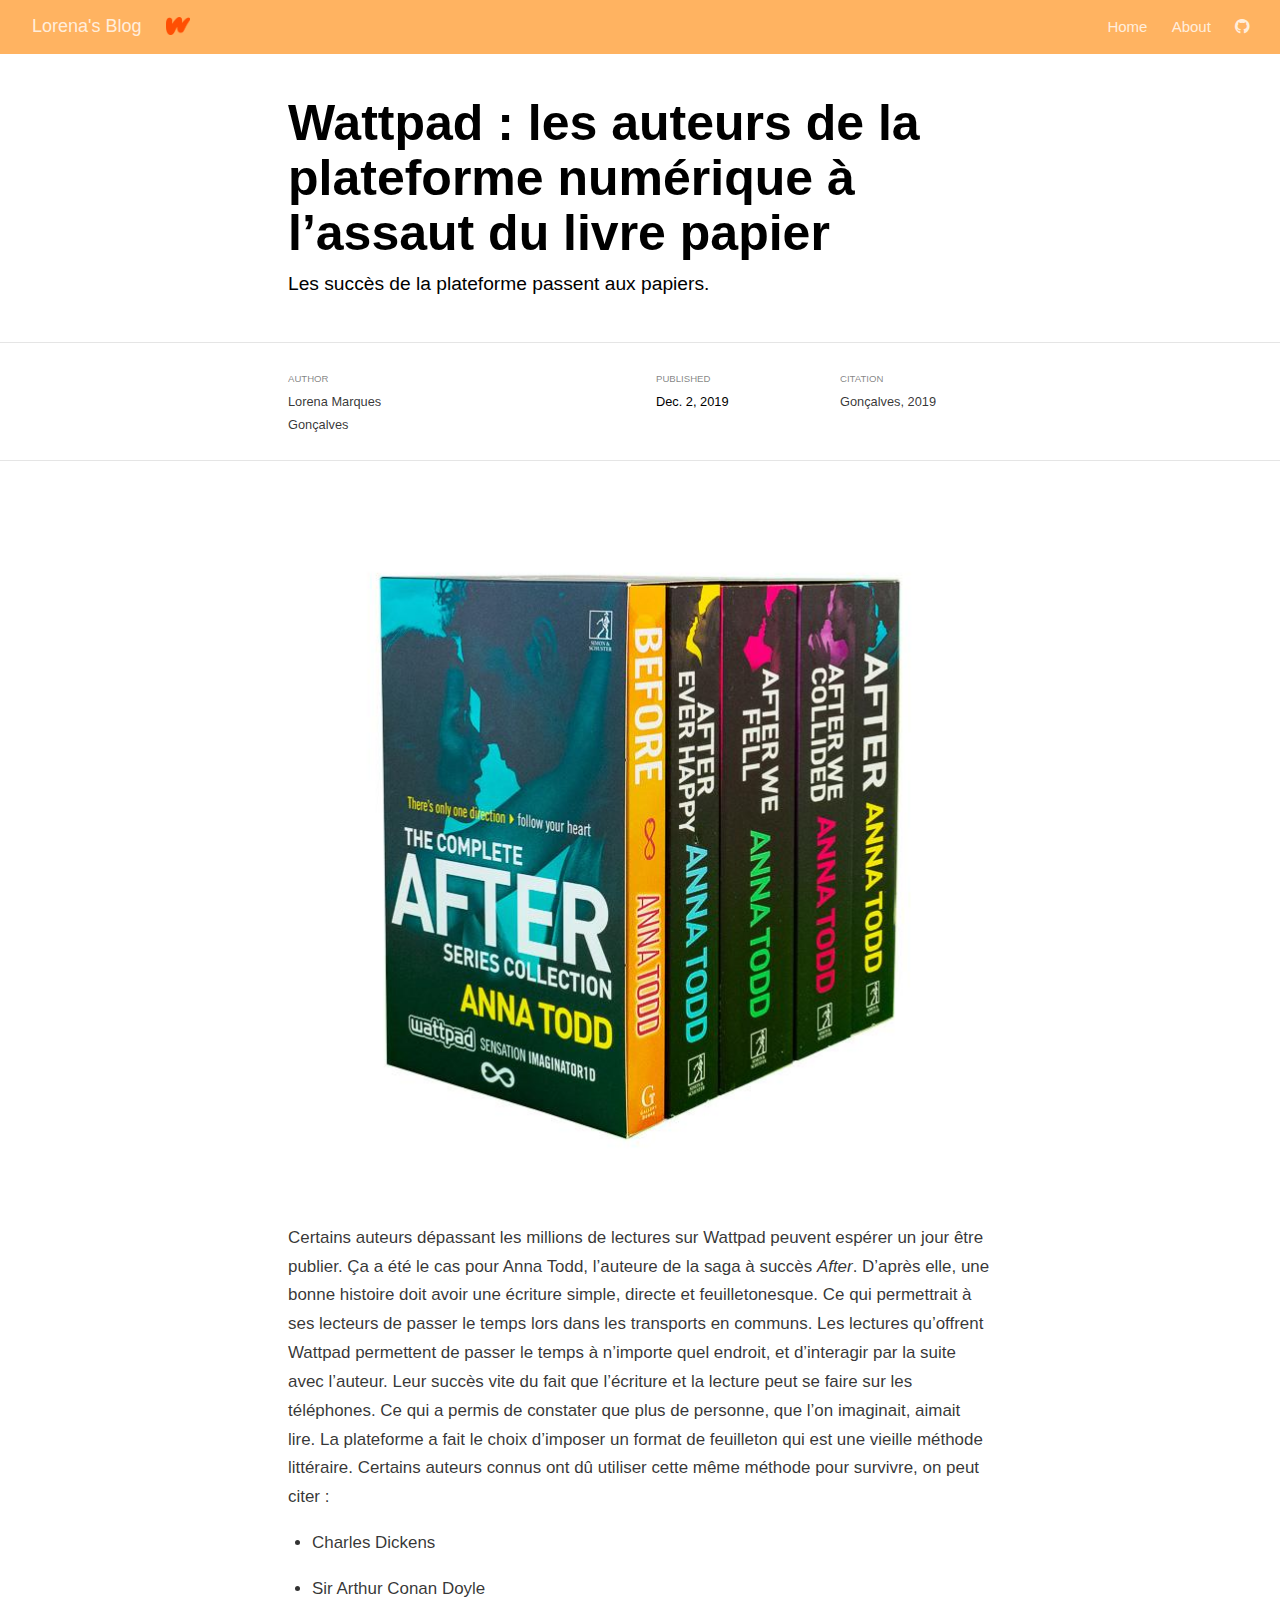
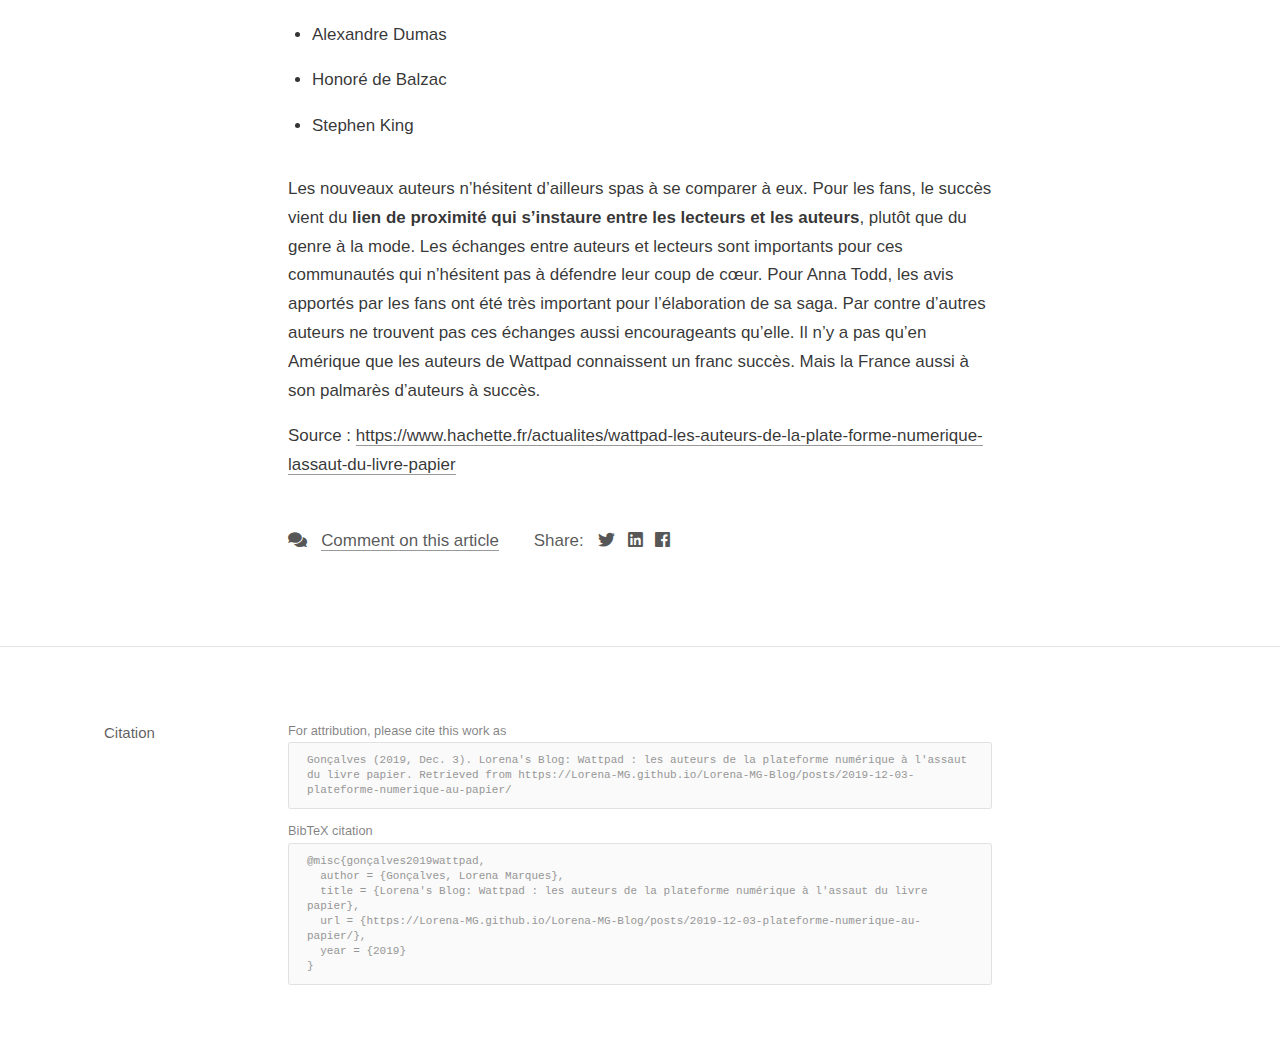
<file: docs/posts/2019-12-03-plateforme-numerique-au-papier/index.html>
<!DOCTYPE html>

<html xmlns="http://www.w3.org/1999/xhtml" lang="" xml:lang="">

<head>
  <meta charset="utf-8"/>
  <meta name="viewport" content="width=device-width, initial-scale=1"/>
  <meta http-equiv="X-UA-Compatible" content="IE=Edge,chrome=1"/>
  <meta name="generator" content="distill" />

  <style type="text/css">
  /* Hide doc at startup (prevent jankiness while JS renders/transforms) */
  body {
    visibility: hidden;
  }
  </style>

 <!--radix_placeholder_import_source-->
 <!--/radix_placeholder_import_source-->

  <!--radix_placeholder_meta_tags-->
<title>Lorena's Blog: Wattpad : les auteurs de la plateforme numérique à l'assaut du livre papier</title>

<meta property="description" itemprop="description" content="Les succès de la plateforme passent aux papiers."/>

<link rel="canonical" href="https://Lorena-MG.github.io/Lorena-MG-Blog/posts/2019-12-03-plateforme-numerique-au-papier/"/>
<link rel="icon" type="image/png" href="../../images/logo.png"/>

<!--  https://schema.org/Article -->
<meta property="article:published" itemprop="datePublished" content="2019-12-03"/>
<meta property="article:created" itemprop="dateCreated" content="2019-12-03"/>
<meta name="article:author" content="Lorena Marques Gonçalves"/>

<!--  https://developers.facebook.com/docs/sharing/webmasters#markup -->
<meta property="og:title" content="Lorena&#39;s Blog: Wattpad : les auteurs de la plateforme numérique à l&#39;assaut du livre papier"/>
<meta property="og:type" content="article"/>
<meta property="og:description" content="Les succès de la plateforme passent aux papiers."/>
<meta property="og:url" content="https://Lorena-MG.github.io/Lorena-MG-Blog/posts/2019-12-03-plateforme-numerique-au-papier/"/>
<meta property="og:locale" content="en_US"/>
<meta property="og:site_name" content="Lorena&#39;s Blog"/>

<!--  https://dev.twitter.com/cards/types/summary -->
<meta property="twitter:card" content="summary"/>
<meta property="twitter:title" content="Lorena&#39;s Blog: Wattpad : les auteurs de la plateforme numérique à l&#39;assaut du livre papier"/>
<meta property="twitter:description" content="Les succès de la plateforme passent aux papiers."/>
<meta property="twitter:url" content="https://Lorena-MG.github.io/Lorena-MG-Blog/posts/2019-12-03-plateforme-numerique-au-papier/"/>

<!--  https://scholar.google.com/intl/en/scholar/inclusion.html#indexing -->
<meta name="citation_title" content="Lorena&#39;s Blog: Wattpad : les auteurs de la plateforme numérique à l&#39;assaut du livre papier"/>
<meta name="citation_fulltext_html_url" content="https://Lorena-MG.github.io/Lorena-MG-Blog/posts/2019-12-03-plateforme-numerique-au-papier/"/>
<meta name="citation_online_date" content="2019/12/03"/>
<meta name="citation_publication_date" content="2019/12/03"/>
<meta name="citation_author" content="Lorena Marques Gonçalves"/>
<!--/radix_placeholder_meta_tags-->
  <!--radix_placeholder_rmarkdown_metadata-->

<script type="text/json" id="radix-rmarkdown-metadata">
{"type":"list","attributes":{"names":{"type":"character","attributes":{},"value":["title","description","author","date","output","citation_url","canonical_url"]}},"value":[{"type":"character","attributes":{},"value":["Wattpad : les auteurs de la plateforme numérique à l'assaut du livre papier"]},{"type":"character","attributes":{},"value":["Les succès de la plateforme passent aux papiers."]},{"type":"list","attributes":{},"value":[{"type":"list","attributes":{"names":{"type":"character","attributes":{},"value":["name","url"]}},"value":[{"type":"character","attributes":{},"value":["Lorena Marques Gonçalves"]},{"type":"list","attributes":{"names":{"type":"character","attributes":{},"value":[]}},"value":[]}]}]},{"type":"character","attributes":{},"value":["12-03-2019"]},{"type":"list","attributes":{"names":{"type":"character","attributes":{},"value":["distill::distill_article"]}},"value":[{"type":"list","attributes":{"names":{"type":"character","attributes":{},"value":["self_contained"]}},"value":[{"type":"logical","attributes":{},"value":[false]}]}]},{"type":"character","attributes":{},"value":["https://Lorena-MG.github.io/Lorena-MG-Blog/posts/2019-12-03-plateforme-numerique-au-papier/"]},{"type":"character","attributes":{},"value":["https://Lorena-MG.github.io/Lorena-MG-Blog/posts/2019-12-03-plateforme-numerique-au-papier/"]}]}
</script>
<!--/radix_placeholder_rmarkdown_metadata-->
  
  <script type="text/json" id="radix-resource-manifest">
  {"type":"character","attributes":{},"value":["After.jpg","plateforme-numerique-au-papier_files/bowser-1.9.3/bowser.min.js","plateforme-numerique-au-papier_files/distill-2.2.21/template.v2.js","plateforme-numerique-au-papier_files/jquery-1.11.3/jquery.min.js","plateforme-numerique-au-papier_files/webcomponents-2.0.0/webcomponents.js"]}
  </script>
  <!--radix_placeholder_navigation_in_header-->

<script type="application/javascript">

  window.headroom_prevent_pin = false;

  window.document.addEventListener("DOMContentLoaded", function (event) {

    // initialize headroom for banner
    var header = $('header').get(0);
    var headerHeight = header.offsetHeight;
    var headroom = new Headroom(header, {
      onPin : function() {
        if (window.headroom_prevent_pin) {
          window.headroom_prevent_pin = false;
          headroom.unpin();
        }
      }
    });
    headroom.init();
    if(window.location.hash)
      headroom.unpin();
    $(header).addClass('headroom--transition');

    // offset scroll location for banner on hash change
    // (see: https://github.com/WickyNilliams/headroom.js/issues/38)
    window.addEventListener("hashchange", function(event) {
      window.scrollTo(0, window.pageYOffset - (headerHeight + 25));
    });

    // responsive menu
    $('.distill-site-header').each(function(i, val) {
      var topnav = $(this);
      var toggle = topnav.find('.nav-toggle');
      toggle.on('click', function() {
        topnav.toggleClass('responsive');
      });
    });

    // nav dropdowns
    $('.nav-dropbtn').click(function(e) {
      $(this).next('.nav-dropdown-content').toggleClass('nav-dropdown-active');
      $(this).parent().siblings('.nav-dropdown')
         .children('.nav-dropdown-content').removeClass('nav-dropdown-active');
    });
    $("body").click(function(e){
      $('.nav-dropdown-content').removeClass('nav-dropdown-active');
    });
    $(".nav-dropdown").click(function(e){
      e.stopPropagation();
    });
  });
</script>

<style type="text/css">

/* Theme (user-documented overrideables for nav appearance) */

.distill-site-nav {
  color: rgba(255, 255, 255, 0.8);
  background-color: #455a64;
  font-size: 15px;
  font-weight: 300;
}

.distill-site-nav a {
  color: inherit;
  text-decoration: none;
}

.distill-site-nav a:hover {
  color: white;
}

@media print {
  .distill-site-nav {
    display: none;
  }
}

.distill-site-header {

}

.distill-site-footer {

}


/* Site Header */

.distill-site-header {
  width: 100%;
  box-sizing: border-box;
  z-index: 3;
}

.distill-site-header .nav-left {
  display: inline-block;
  margin-left: 8px;
}

@media screen and (max-width: 768px) {
  .distill-site-header .nav-left {
    margin-left: 0;
  }
}


.distill-site-header .nav-right {
  float: right;
  margin-right: 8px;
}

.distill-site-header a,
.distill-site-header .title {
  display: inline-block;
  text-align: center;
  padding: 14px 10px 14px 10px;
}

.distill-site-header .title {
  font-size: 18px;
}

.distill-site-header .logo {
  padding: 0;
}

.distill-site-header .logo img {
  display: none;
  max-height: 20px;
  width: auto;
  margin-bottom: -4px;
}

.distill-site-header .nav-image img {
  max-height: 18px;
  width: auto;
  display: inline-block;
  margin-bottom: -3px;
}



@media screen and (min-width: 1000px) {
  .distill-site-header .logo img {
    display: inline-block;
  }
  .distill-site-header .nav-left {
    margin-left: 20px;
  }
  .distill-site-header .nav-right {
    margin-right: 20px;
  }
  .distill-site-header .title {
    padding-left: 12px;
  }
}


.distill-site-header .nav-toggle {
  display: none;
}

.nav-dropdown {
  display: inline-block;
  position: relative;
}

.nav-dropdown .nav-dropbtn {
  border: none;
  outline: none;
  color: rgba(255, 255, 255, 0.8);
  padding: 16px 10px;
  background-color: transparent;
  font-family: inherit;
  font-size: inherit;
  font-weight: inherit;
  margin: 0;
  margin-top: 1px;
  z-index: 2;
}

.nav-dropdown-content {
  display: none;
  position: absolute;
  background-color: white;
  min-width: 200px;
  border: 1px solid rgba(0,0,0,0.15);
  border-radius: 4px;
  box-shadow: 0px 8px 16px 0px rgba(0,0,0,0.1);
  z-index: 1;
  margin-top: 2px;
  white-space: nowrap;
  padding-top: 4px;
  padding-bottom: 4px;
}

.nav-dropdown-content hr {
  margin-top: 4px;
  margin-bottom: 4px;
  border: none;
  border-bottom: 1px solid rgba(0, 0, 0, 0.1);
}

.nav-dropdown-active {
  display: block;
}

.nav-dropdown-content a, .nav-dropdown-content .nav-dropdown-header {
  color: black;
  padding: 6px 24px;
  text-decoration: none;
  display: block;
  text-align: left;
}

.nav-dropdown-content .nav-dropdown-header {
  display: block;
  padding: 5px 24px;
  padding-bottom: 0;
  text-transform: uppercase;
  font-size: 14px;
  color: #999999;
  white-space: nowrap;
}

.nav-dropdown:hover .nav-dropbtn {
  color: white;
}

.nav-dropdown-content a:hover {
  background-color: #ddd;
  color: black;
}

.nav-right .nav-dropdown-content {
  margin-left: -45%;
  right: 0;
}

@media screen and (max-width: 768px) {
  .distill-site-header a, .distill-site-header .nav-dropdown  {display: none;}
  .distill-site-header a.nav-toggle {
    float: right;
    display: block;
  }
  .distill-site-header .title {
    margin-left: 0;
  }
  .distill-site-header .nav-right {
    margin-right: 0;
  }
  .distill-site-header {
    overflow: hidden;
  }
  .nav-right .nav-dropdown-content {
    margin-left: 0;
  }
}


@media screen and (max-width: 768px) {
  .distill-site-header.responsive {position: relative;}
  .distill-site-header.responsive a.nav-toggle {
    position: absolute;
    right: 0;
    top: 0;
  }
  .distill-site-header.responsive a,
  .distill-site-header.responsive .nav-dropdown {
    display: block;
    text-align: left;
  }
  .distill-site-header.responsive .nav-left,
  .distill-site-header.responsive .nav-right {
    width: 100%;
  }
  .distill-site-header.responsive .nav-dropdown {float: none;}
  .distill-site-header.responsive .nav-dropdown-content {position: relative;}
  .distill-site-header.responsive .nav-dropdown .nav-dropbtn {
    display: block;
    width: 100%;
    text-align: left;
  }
}

/* Site Footer */

.distill-site-footer {
  width: 100%;
  overflow: hidden;
  box-sizing: border-box;
  z-index: 3;
  margin-top: 30px;
  padding-top: 30px;
  padding-bottom: 30px;
  text-align: center;
}

/* Headroom */

d-title {
  padding-top: 6rem;
}

@media print {
  d-title {
    padding-top: 4rem;
  }
}

.headroom {
  z-index: 1000;
  position: fixed;
  top: 0;
  left: 0;
  right: 0;
}

.headroom--transition {
  transition: all .4s ease-in-out;
}

.headroom--unpinned {
  top: -100px;
}

.headroom--pinned {
  top: 0;
}

</style>

<link href="../../site_libs/font-awesome-5.1.0/css/all.css" rel="stylesheet"/>
<link href="../../site_libs/font-awesome-5.1.0/css/v4-shims.css" rel="stylesheet"/>
<script src="../../site_libs/headroom-0.9.4/headroom.min.js"></script>
<!--/radix_placeholder_navigation_in_header-->
  <!--radix_placeholder_distill-->

<style type="text/css">

body {
  background-color: white;
}

.pandoc-table {
  width: 100%;
}

.pandoc-table>caption {
  margin-bottom: 10px;
}

.pandoc-table th:not([align]) {
  text-align: left;
}

.pagedtable-footer {
  font-size: 15px;
}

.html-widget {
  margin-bottom: 2.0em;
}

.l-screen-inset {
  padding-right: 16px;
}

.l-screen .caption {
  margin-left: 10px;
}

.shaded {
  background: rgb(247, 247, 247);
  padding-top: 20px;
  padding-bottom: 20px;
  border-top: 1px solid rgba(0, 0, 0, 0.1);
  border-bottom: 1px solid rgba(0, 0, 0, 0.1);
}

.shaded .html-widget {
  margin-bottom: 0;
  border: 1px solid rgba(0, 0, 0, 0.1);
}

.shaded .shaded-content {
  background: white;
}

.text-output {
  margin-top: 0;
  line-height: 1.5em;
}

.hidden {
  display: none !important;
}

d-article {
  padding-bottom: 30px;
}

d-appendix {
  padding-top: 30px;
}

d-article>p>img {
  width: 100%;
}

d-article iframe {
  border: 1px solid rgba(0, 0, 0, 0.1);
  margin-bottom: 2.0em;
  width: 100%;
}

figure img.external {
  background: white;
  border: 1px solid rgba(0, 0, 0, 0.1);
  box-shadow: 0 1px 8px rgba(0, 0, 0, 0.1);
  padding: 18px;
  box-sizing: border-box;
}

/* CSS for table of contents */

.d-toc {
  color: rgba(0,0,0,0.8);
  font-size: 0.8em;
  line-height: 1em;
}

.d-toc-header {
  font-size: 0.6rem;
  font-weight: 400;
  color: rgba(0, 0, 0, 0.5);
  text-transform: uppercase;
  margin-top: 0;
  margin-bottom: 1.3em;
}

.d-toc a {
  border-bottom: none;
}

.d-toc ul {
  padding-left: 0;
}

.d-toc li>ul {
  padding-top: 0.8em;
  padding-left: 16px;
  margin-bottom: 0.6em;
}

.d-toc ul,
.d-toc li {
  list-style-type: none;
}

.d-toc li {
  margin-bottom: 0.9em;
}

.d-toc-separator {
  margin-top: 20px;
  margin-bottom: 2em;
}

.d-article-with-toc {
  border-top: none;
  padding-top: 0;
}



/* Tweak code blocks (note that this CSS is repeated above in an injection
   into the d-code shadow dom) */

d-code {
  overflow-x: auto !important;
}

pre.d-code code.d-code {
  padding-left: 10px;
  font-size: 12px;
  border-left: 2px solid rgba(0,0,0,0.1);
}

pre.text-output {

  font-size: 12px;
  color: black;
  background: none;
  font-family: Consolas, Monaco, 'Andale Mono', 'Ubuntu Mono', monospace;
  text-align: left;
  white-space: pre;
  word-spacing: normal;
  word-break: normal;
  word-wrap: normal;
  line-height: 1.5;

  -moz-tab-size: 4;
  -o-tab-size: 4;
  tab-size: 4;

  -webkit-hyphens: none;
  -moz-hyphens: none;
  -ms-hyphens: none;
  hyphens: none;
}

@media(min-width: 768px) {

d-code {
  overflow-x: visible !important;
}

pre.d-code code.d-code  {
    padding-left: 18px;
    font-size: 14px;
}
pre.text-output {
  font-size: 14px;
}
}

/* Figure */

.figure {
  position: relative;
  margin-bottom: 2.5em;
  margin-top: 1.5em;
}

.figure img {
  width: 100%;
}

.figure .caption {
  color: rgba(0, 0, 0, 0.6);
  font-size: 12px;
  line-height: 1.5em;
}

.figure img.external {
  background: white;
  border: 1px solid rgba(0, 0, 0, 0.1);
  box-shadow: 0 1px 8px rgba(0, 0, 0, 0.1);
  padding: 18px;
  box-sizing: border-box;
}

.figure .caption a {
  color: rgba(0, 0, 0, 0.6);
}

.figure .caption b,
.figure .caption strong, {
  font-weight: 600;
  color: rgba(0, 0, 0, 1.0);
}



/* Tweak 1000px media break to show more text */

@media(min-width: 1000px) {
  .base-grid,
  distill-header,
  d-title,
  d-abstract,
  d-article,
  d-appendix,
  distill-appendix,
  d-byline,
  d-footnote-list,
  d-citation-list,
  distill-footer {
    grid-template-columns: [screen-start] 1fr [page-start kicker-start] 80px [middle-start] 50px [text-start kicker-end] 65px 65px 65px 65px 65px 65px 65px 65px [text-end gutter-start] 65px [middle-end] 65px [page-end gutter-end] 1fr [screen-end];
    grid-column-gap: 16px;
  }

  .grid {
    grid-column-gap: 16px;
  }

  d-article {
    font-size: 1.06rem;
    line-height: 1.7em;
  }
  figure .caption, .figure .caption, figure figcaption {
    font-size: 13px;
  }
}

@media(min-width: 1180px) {
  .base-grid,
  distill-header,
  d-title,
  d-abstract,
  d-article,
  d-appendix,
  distill-appendix,
  d-byline,
  d-footnote-list,
  d-citation-list,
  distill-footer {
    grid-template-columns: [screen-start] 1fr [page-start kicker-start] 60px [middle-start] 60px [text-start kicker-end] 60px 60px 60px 60px 60px 60px 60px 60px [text-end gutter-start] 60px [middle-end] 60px [page-end gutter-end] 1fr [screen-end];
    grid-column-gap: 32px;
  }

  .grid {
    grid-column-gap: 32px;
  }
}


/* Get the citation styles for the appendix (not auto-injected on render since
   we do our own rendering of the citation appendix) */

d-appendix .citation-appendix,
.d-appendix .citation-appendix {
  font-size: 11px;
  line-height: 15px;
  border-left: 1px solid rgba(0, 0, 0, 0.1);
  padding-left: 18px;
  border: 1px solid rgba(0,0,0,0.1);
  background: rgba(0, 0, 0, 0.02);
  padding: 10px 18px;
  border-radius: 3px;
  color: rgba(150, 150, 150, 1);
  overflow: hidden;
  margin-top: -12px;
  white-space: pre-wrap;
  word-wrap: break-word;
}


/* Social footer */

.social_footer {
  margin-top: 30px;
  margin-bottom: 0;
  color: rgba(0,0,0,0.67);
}

.disqus-comments {
  margin-right: 30px;
}

.disqus-comment-count {
  border-bottom: 1px solid rgba(0, 0, 0, 0.4);
  cursor: pointer;
}

#disqus_thread {
  margin-top: 30px;
}

.article-sharing a {
  border-bottom: none;
  margin-right: 8px;
}

.article-sharing a:hover {
  border-bottom: none;
}

.sidebar-section.subscribe {
  font-size: 12px;
  line-height: 1.6em;
}

.subscribe p {
  margin-bottom: 0.5em;
}


.article-footer .subscribe {
  font-size: 15px;
  margin-top: 45px;
}


/* Improve display for browsers without grid (IE/Edge <= 15) */

.downlevel {
  line-height: 1.6em;
  font-family: -apple-system, BlinkMacSystemFont, "Segoe UI", Roboto, Oxygen, Ubuntu, Cantarell, "Fira Sans", "Droid Sans", "Helvetica Neue", Arial, sans-serif;
  margin: 0;
}

.downlevel .d-title {
  padding-top: 6rem;
  padding-bottom: 1.5rem;
}

.downlevel .d-title h1 {
  font-size: 50px;
  font-weight: 700;
  line-height: 1.1em;
  margin: 0 0 0.5rem;
}

.downlevel .d-title p {
  font-weight: 300;
  font-size: 1.2rem;
  line-height: 1.55em;
  margin-top: 0;
}

.downlevel .d-byline {
  padding-top: 0.8em;
  padding-bottom: 0.8em;
  font-size: 0.8rem;
  line-height: 1.8em;
}

.downlevel .section-separator {
  border: none;
  border-top: 1px solid rgba(0, 0, 0, 0.1);
}

.downlevel .d-article {
  font-size: 1.06rem;
  line-height: 1.7em;
  padding-top: 1rem;
  padding-bottom: 2rem;
}


.downlevel .d-appendix {
  padding-left: 0;
  padding-right: 0;
  max-width: none;
  font-size: 0.8em;
  line-height: 1.7em;
  margin-bottom: 0;
  color: rgba(0,0,0,0.5);
  padding-top: 40px;
  padding-bottom: 48px;
}

.downlevel .footnotes ol {
  padding-left: 13px;
}

.downlevel .base-grid,
.downlevel .distill-header,
.downlevel .d-title,
.downlevel .d-abstract,
.downlevel .d-article,
.downlevel .d-appendix,
.downlevel .distill-appendix,
.downlevel .d-byline,
.downlevel .d-footnote-list,
.downlevel .d-citation-list,
.downlevel .distill-footer,
.downlevel .appendix-bottom,
.downlevel .posts-container {
  padding-left: 40px;
  padding-right: 40px;
}

@media(min-width: 768px) {
  .downlevel .base-grid,
  .downlevel .distill-header,
  .downlevel .d-title,
  .downlevel .d-abstract,
  .downlevel .d-article,
  .downlevel .d-appendix,
  .downlevel .distill-appendix,
  .downlevel .d-byline,
  .downlevel .d-footnote-list,
  .downlevel .d-citation-list,
  .downlevel .distill-footer,
  .downlevel .appendix-bottom,
  .downlevel .posts-container {
  padding-left: 150px;
  padding-right: 150px;
  max-width: 900px;
}
}

.downlevel pre code {
  display: block;
  border-left: 2px solid rgba(0, 0, 0, .1);
  padding: 0 0 0 20px;
  font-size: 14px;
}

.downlevel code, .downlevel pre {
  color: black;
  background: none;
  font-family: Consolas, Monaco, 'Andale Mono', 'Ubuntu Mono', monospace;
  text-align: left;
  white-space: pre;
  word-spacing: normal;
  word-break: normal;
  word-wrap: normal;
  line-height: 1.5;

  -moz-tab-size: 4;
  -o-tab-size: 4;
  tab-size: 4;

  -webkit-hyphens: none;
  -moz-hyphens: none;
  -ms-hyphens: none;
  hyphens: none;
}

</style>

<script type="application/javascript">

function is_downlevel_browser() {
  if (bowser.isUnsupportedBrowser({ msie: "12", msedge: "16"},
                                 window.navigator.userAgent)) {
    return true;
  } else {
    return window.load_distill_framework === undefined;
  }
}

// show body when load is complete
function on_load_complete() {

  // set body to visible
  document.body.style.visibility = 'visible';

  // force redraw for leaflet widgets
  if (window.HTMLWidgets) {
    var maps = window.HTMLWidgets.findAll(".leaflet");
    $.each(maps, function(i, el) {
      var map = this.getMap();
      map.invalidateSize();
      map.eachLayer(function(layer) {
        if (layer instanceof L.TileLayer)
          layer.redraw();
      });
    });
  }

  // trigger 'shown' so htmlwidgets resize
  $('d-article').trigger('shown');
}

function init_distill() {

  init_common();

  // create front matter
  var front_matter = $('<d-front-matter></d-front-matter>');
  $('#distill-front-matter').wrap(front_matter);

  // create d-title
  $('.d-title').changeElementType('d-title');

  // create d-byline
  var byline = $('<d-byline></d-byline>');
  $('.d-byline').replaceWith(byline);

  // create d-article
  var article = $('<d-article></d-article>');
  $('.d-article').wrap(article).children().unwrap();

  // move posts container into article
  $('.posts-container').appendTo($('d-article'));

  // create d-appendix
  $('.d-appendix').changeElementType('d-appendix');

  // create d-bibliography
  var bibliography = $('<d-bibliography></d-bibliography>');
  $('#distill-bibliography').wrap(bibliography);

  // flag indicating that we have appendix items
  var appendix = $('.appendix-bottom').children('h3').length > 0;

  // replace citations with <d-cite>
  $('.citation').each(function(i, val) {
    appendix = true;
    var cites = $(this).attr('data-cites').split(" ");
    var dt_cite = $('<d-cite></d-cite>');
    dt_cite.attr('key', cites.join());
    $(this).replaceWith(dt_cite);
  });
  // remove refs
  $('#refs').remove();

  // replace footnotes with <d-footnote>
  $('.footnote-ref').each(function(i, val) {
    appendix = true;
    var href = $(this).attr('href');
    var id = href.replace('#', '');
    var fn = $('#' + id);
    var fn_p = $('#' + id + '>p');
    fn_p.find('.footnote-back').remove();
    var text = fn_p.html();
    var dtfn = $('<d-footnote></d-footnote>');
    dtfn.html(text);
    $(this).replaceWith(dtfn);
  });
  // remove footnotes
  $('.footnotes').remove();

  $('h1.appendix, h2.appendix').each(function(i, val) {
    $(this).changeElementType('h3');
  });
  $('h3.appendix').each(function(i, val) {
    var id = $(this).attr('id');
    $('.d-toc a[href="#' + id + '"]').parent().remove();
    appendix = true;
    $(this).nextUntil($('h1, h2, h3')).addBack().appendTo($('d-appendix'));
  });

  // show d-appendix if we have appendix content
  $("d-appendix").css('display', appendix ? 'grid' : 'none');

  // replace code blocks with d-code
  $('pre>code').each(function(i, val) {
    var code = $(this);
    var pre = code.parent();
    var clz = "";
    var language = pre.attr('class');
    if (language) {
      // map unknown languages to "clike" (without this they just dissapear)
      if ($.inArray(language, ["bash", "clike", "css", "go", "html",
                               "javascript", "js", "julia", "lua", "markdown",
                               "markup", "mathml", "python", "svg", "xml"]) == -1)
        language = "clike";
      language = ' language="' + language + '"';
      var dt_code = $('<d-code block' + language + clz + '></d-code>');
      dt_code.text(code.text());
      pre.replaceWith(dt_code);
    } else {
      code.addClass('text-output').unwrap().changeElementType('pre');
    }
  });

  // localize layout chunks to just output
  $('.layout-chunk').each(function(i, val) {

    // capture layout
    var layout = $(this).attr('data-layout');

    // apply layout to markdown level block elements
    var elements = $(this).children().not('d-code, pre.text-output, script');
    elements.each(function(i, el) {
      var layout_div = $('<div class="' + layout + '"></div>');
      if (layout_div.hasClass('shaded')) {
        var shaded_content = $('<div class="shaded-content"></div>');
        $(this).wrap(shaded_content);
        $(this).parent().wrap(layout_div);
      } else {
        $(this).wrap(layout_div);
      }
    });


    // unwrap the layout-chunk div
    $(this).children().unwrap();
  });

  // load distill framework
  load_distill_framework();

  // wait for window.distillRunlevel == 4 to do post processing
  function distill_post_process() {

    if (!window.distillRunlevel || window.distillRunlevel < 4)
      return;

    // hide author/affiliations entirely if we have no authors
    var front_matter = JSON.parse($("#distill-front-matter").html());
    var have_authors = front_matter.authors && front_matter.authors.length > 0;
    if (!have_authors)
      $('d-byline').addClass('hidden');

    // table of contents
    if (have_authors) // adjust border if we are in authors
      $('.d-toc').parent().addClass('d-article-with-toc');

    // strip links that point to #
    $('.authors-affiliations').find('a[href="#"]').removeAttr('href');

    // hide elements of author/affiliations grid that have no value
    function hide_byline_column(caption) {
      $('d-byline').find('h3:contains("' + caption + '")').parent().css('visibility', 'hidden');
    }

    // affiliations
    var have_affiliations = false;
    for (var i = 0; i<front_matter.authors.length; ++i) {
      var author = front_matter.authors[i];
      if (author.affiliation !== "&nbsp;") {
        have_affiliations = true;
        break;
      }
    }
    if (!have_affiliations)
      $('d-byline').find('h3:contains("Affiliations")').css('visibility', 'hidden');

    // published date
    if (!front_matter.publishedDate)
      hide_byline_column("Published");

    // document object identifier
    var doi = $('d-byline').find('h3:contains("DOI")');
    var doi_p = doi.next().empty();
    if (!front_matter.doi) {
      // if we have a citation and valid citationText then link to that
      if ($('#citation').length > 0 && front_matter.citationText) {
        doi.html('Citation');
        $('<a href="#citation"></a>')
          .text(front_matter.citationText)
          .appendTo(doi_p);
      } else {
        hide_byline_column("DOI");
      }
    } else {
      $('<a></a>')
         .attr('href', "https://doi.org/" + front_matter.doi)
         .html(front_matter.doi)
         .appendTo(doi_p);
    }

     // change plural form of authors/affiliations
    if (front_matter.authors.length === 1) {
      var grid = $('.authors-affiliations');
      grid.children('h3:contains("Authors")').text('Author');
      grid.children('h3:contains("Affiliations")').text('Affiliation');
    }

    // inject pre code styles (can't do this with a global stylesheet b/c a shadow root is used)
    $('d-code').each(function(i, val) {
      var style = document.createElement('style');
      style.innerHTML = 'pre code { padding-left: 10px; font-size: 12px; border-left: 2px solid rgba(0,0,0,0.1); } ' +
                        '@media(min-width: 768px) { pre code { padding-left: 18px; font-size: 14px; } }';
      if (this.shadowRoot)
        this.shadowRoot.appendChild(style);
    });

    // move appendix-bottom entries to the bottom
    $('.appendix-bottom').appendTo('d-appendix').children().unwrap();
    $('.appendix-bottom').remove();

    // clear polling timer
    clearInterval(tid);

    // show body now that everything is ready
    on_load_complete();
  }

  var tid = setInterval(distill_post_process, 50);
  distill_post_process();

}

function init_downlevel() {

  init_common();

   // insert hr after d-title
  $('.d-title').after($('<hr class="section-separator"/>'));

  // check if we have authors
  var front_matter = JSON.parse($("#distill-front-matter").html());
  var have_authors = front_matter.authors && front_matter.authors.length > 0;

  // manage byline/border
  if (!have_authors)
    $('.d-byline').remove();
  $('.d-byline').after($('<hr class="section-separator"/>'));
  $('.d-byline a').remove();

  // remove toc
  $('.d-toc-header').remove();
  $('.d-toc').remove();
  $('.d-toc-separator').remove();

  // move appendix elements
  $('h1.appendix, h2.appendix').each(function(i, val) {
    $(this).changeElementType('h3');
  });
  $('h3.appendix').each(function(i, val) {
    $(this).nextUntil($('h1, h2, h3')).addBack().appendTo($('.d-appendix'));
  });


  // inject headers into references and footnotes
  var refs_header = $('<h3></h3>');
  refs_header.text('References');
  $('#refs').prepend(refs_header);

  var footnotes_header = $('<h3></h3');
  footnotes_header.text('Footnotes');
  $('.footnotes').children('hr').first().replaceWith(footnotes_header);

  // move appendix-bottom entries to the bottom
  $('.appendix-bottom').appendTo('.d-appendix').children().unwrap();
  $('.appendix-bottom').remove();

  // remove appendix if it's empty
  if ($('.d-appendix').children().length === 0)
    $('.d-appendix').remove();

  // prepend separator above appendix
  $('.d-appendix').before($('<hr class="section-separator" style="clear: both"/>'));

  // trim code
  $('pre>code').each(function(i, val) {
    $(this).html($.trim($(this).html()));
  });

  // move posts-container right before article
  $('.posts-container').insertBefore($('.d-article'));

  $('body').addClass('downlevel');

  on_load_complete();
}


function init_common() {

  // jquery plugin to change element types
  (function($) {
    $.fn.changeElementType = function(newType) {
      var attrs = {};

      $.each(this[0].attributes, function(idx, attr) {
        attrs[attr.nodeName] = attr.nodeValue;
      });

      this.replaceWith(function() {
        return $("<" + newType + "/>", attrs).append($(this).contents());
      });
    };
  })(jQuery);

  // prevent underline for linked images
  $('a > img').parent().css({'border-bottom' : 'none'});

  // mark non-body figures created by knitr chunks as 100% width
  $('.layout-chunk').each(function(i, val) {
    var figures = $(this).find('img, .html-widget');
    if ($(this).attr('data-layout') !== "l-body") {
      figures.css('width', '100%');
    } else {
      figures.css('max-width', '100%');
      figures.filter("[width]").each(function(i, val) {
        var fig = $(this);
        fig.css('width', fig.attr('width') + 'px');
      });

    }
  });

  // auto-append index.html to post-preview links in file: protocol
  // and in rstudio ide preview
  $('.post-preview').each(function(i, val) {
    if (window.location.protocol === "file:")
      $(this).attr('href', $(this).attr('href') + "index.html");
  });

  // get rid of index.html references in header
  if (window.location.protocol !== "file:") {
    $('.distill-site-header a[href]').each(function(i,val) {
      $(this).attr('href', $(this).attr('href').replace("index.html", "./"));
    });
  }

  // add class to pandoc style tables
  $('tr.header').parent('thead').parent('table').addClass('pandoc-table');
  $('.kable-table').children('table').addClass('pandoc-table');

  // add figcaption style to table captions
  $('caption').parent('table').addClass("figcaption");

  // initialize posts list
  if (window.init_posts_list)
    window.init_posts_list();

  // implmement disqus comment link
  $('.disqus-comment-count').click(function() {
    window.headroom_prevent_pin = true;
    $('#disqus_thread').toggleClass('hidden');
    if (!$('#disqus_thread').hasClass('hidden')) {
      var offset = $(this).offset();
      $(window).resize();
      $('html, body').animate({
        scrollTop: offset.top - 35
      });
    }
  });
}

document.addEventListener('DOMContentLoaded', function() {
  if (is_downlevel_browser())
    init_downlevel();
  else
    window.addEventListener('WebComponentsReady', init_distill);
});

</script>

<!--/radix_placeholder_distill-->
  <script src="../../site_libs/jquery-1.11.3/jquery.min.js"></script>
  <script src="../../site_libs/bowser-1.9.3/bowser.min.js"></script>
  <script src="../../site_libs/webcomponents-2.0.0/webcomponents.js"></script>
  <script src="../../site_libs/distill-2.2.21/template.v2.js"></script>
  <!--radix_placeholder_site_in_header-->
<style type="text/css">
.distill-site-nav {
  color: rgba(255, 255, 255, 0.8);
  background-color: #ffb361;
  font-size: 15px;
  font-weight: 300;
}

.distill-site-nav a {
  color: inherit;
  text-decoration: none;
}

.distill-site-nav a:hover {
  color: white;
}

.distill-site-header {
}

.distill-site-footer {
}

@media print {
  .distill-site-nav {
    display: none;
  }
}

</style>
<!--/radix_placeholder_site_in_header-->


</head>

<body>

<!--radix_placeholder_front_matter-->

<script id="distill-front-matter" type="text/json">
{"title":"Wattpad : les auteurs de la plateforme numérique à l'assaut du livre papier","description":"Les succès de la plateforme passent aux papiers.","authors":[{"author":"Lorena Marques Gonçalves","authorURL":{},"affiliation":"&nbsp;","affiliationURL":"#"}],"publishedDate":"2019-12-03T00:00:00.000+01:00","citationText":"Gonçalves, 2019"}
</script>

<!--/radix_placeholder_front_matter-->
<!--radix_placeholder_navigation_before_body-->
<header class="header header--fixed" role="banner">
<nav class="distill-site-nav distill-site-header">
<div class="nav-left">
<a href="../../index.html" class="title">Lorena's Blog</a>
<a class="nav-image">
<img src="../../images/logo.png"/>
</a>
</div>
<div class="nav-right">
<a href="../../index.html">Home</a>
<a href="../../about.html">About</a>
<a href="https://github.com/Lorena-MG/Lorena-MG-Blog">
<i class="fab fa-github"></i>
</a>
<a href="javascript:void(0);" class="nav-toggle">&#9776;</a>
</div>
</nav>
</header>
<!--/radix_placeholder_navigation_before_body-->
<!--radix_placeholder_site_before_body-->
<!--/radix_placeholder_site_before_body-->

<div class="d-title">
<h1>Wattpad : les auteurs de la plateforme numérique à l’assaut du livre papier</h1>
<p>Les succès de la plateforme passent aux papiers.</p>
</div>

<div class="d-byline">
  Lorena Marques Gonçalves true 
  
<br/>12-03-2019
</div>

<div class="d-article">
<p><img src="After.jpg" /></p>
<p>Certains auteurs dépassant les millions de lectures sur Wattpad peuvent espérer un jour être publier. Ça a été le cas pour Anna Todd, l’auteure de la saga à succès <em>After</em>. D’après elle, une bonne histoire doit avoir une écriture simple, directe et feuilletonesque. Ce qui permettrait à ses lecteurs de passer le temps lors dans les transports en communs. Les lectures qu’offrent Wattpad permettent de passer le temps à n’importe quel endroit, et d’interagir par la suite avec l’auteur. Leur succès vite du fait que l’écriture et la lecture peut se faire sur les téléphones. Ce qui a permis de constater que plus de personne, que l’on imaginait, aimait lire. La plateforme a fait le choix d’imposer un format de feuilleton qui est une vieille méthode littéraire. Certains auteurs connus ont dû utiliser cette même méthode pour survivre, on peut citer :</p>
<ul>
<li><p>Charles Dickens</p></li>
<li><p>Sir Arthur Conan Doyle</p></li>
<li><p>Alexandre Dumas</p></li>
<li><p>Honoré de Balzac</p></li>
<li><p>Stephen King</p></li>
</ul>
<p>Les nouveaux auteurs n’hésitent d’ailleurs spas à se comparer à eux. Pour les fans, le succès vient du <strong>lien de proximité qui s’instaure entre les lecteurs et les auteurs</strong>, plutôt que du genre à la mode. Les échanges entre auteurs et lecteurs sont importants pour ces communautés qui n’hésitent pas à défendre leur coup de cœur. Pour Anna Todd, les avis apportés par les fans ont été très important pour l’élaboration de sa saga. Par contre d’autres auteurs ne trouvent pas ces échanges aussi encourageants qu’elle. Il n’y a pas qu’en Amérique que les auteurs de Wattpad connaissent un franc succès. Mais la France aussi à son palmarès d’auteurs à succès.</p>
<p>Source : <a href="https://www.hachette.fr/actualites/wattpad-les-auteurs-de-la-plate-forme-numerique-lassaut-du-livre-papier" class="uri">https://www.hachette.fr/actualites/wattpad-les-auteurs-de-la-plate-forme-numerique-lassaut-du-livre-papier</a></p>
<!--radix_placeholder_article_footer-->
<div class="article-footer">
  <p class="social_footer">
    <span class="disqus-comments">
      <i class="fas fa-comments"></i>
      &nbsp;
      <span class="disqus-comment-count" data-disqus-identifier="posts/2019-12-03-plateforme-numerique-au-papier/">Comment on this article</span>
    </span>
    <span class="article-sharing">
      Share: &nbsp;
      <a href="https://twitter.com/share?text=Wattpad%20%3A%20les%20auteurs%20de%20la%20plateforme%20num%C3%A9rique%20%C3%A0%20l%27assaut%20du%20livre%20papier&amp;url=https%3A%2F%2FLorena-MG.github.io%2FLorena-MG-Blog%2Fposts%2F2019-12-03-plateforme-numerique-au-papier%2F">
        <i class="fab fa-twitter"></i>
      </a>
      <a href="https://www.linkedin.com/shareArticle?mini=true&amp;url=https%3A%2F%2FLorena-MG.github.io%2FLorena-MG-Blog%2Fposts%2F2019-12-03-plateforme-numerique-au-papier%2F&amp;title=Wattpad%20%3A%20les%20auteurs%20de%20la%20plateforme%20num%C3%A9rique%20%C3%A0%20l%27assaut%20du%20livre%20papier">
        <i class="fab fa-linkedin"></i>
      </a>
      <a href="https://www.facebook.com/sharer/sharer.php?s=100&amp;p[url]=https%3A%2F%2FLorena-MG.github.io%2FLorena-MG-Blog%2Fposts%2F2019-12-03-plateforme-numerique-au-papier%2F">
        <i class="fab fa-facebook"></i>
      </a>
    </span>
  </p>
  <script id="dsq-count-scr" src="https://lorena-mg-blog.disqus.com/count.js" async></script>
  <div id="disqus_thread" class="hidden"></div>
  <script>
var disqus_config = function () {
  this.page.url = 'https://Lorena-MG.github.io/Lorena-MG-Blog/posts/2019-12-03-plateforme-numerique-au-papier/';
  this.page.identifier = 'posts/2019-12-03-plateforme-numerique-au-papier/';
};
(function() {
  var d = document, s = d.createElement('script');
  s.src = 'https://lorena-mg-blog.disqus.com/embed.js';
  s.setAttribute('data-timestamp', +new Date());
  (d.head || d.body).appendChild(s);
})();
</script>
</div>
<!--/radix_placeholder_article_footer-->
</div>

<div class="d-appendix">
</div>


<!--radix_placeholder_site_after_body-->
<!--/radix_placeholder_site_after_body-->
<!--radix_placeholder_appendices-->
<div class="appendix-bottom">
  <h3 id="citation">Citation</h3>
  <p>For attribution, please cite this work as</p>
  <pre class="citation-appendix short">Gonçalves (2019, Dec. 3). Lorena's Blog: Wattpad : les auteurs de la plateforme numérique à l'assaut du livre papier. Retrieved from https://Lorena-MG.github.io/Lorena-MG-Blog/posts/2019-12-03-plateforme-numerique-au-papier/</pre>
  <p>BibTeX citation</p>
  <pre class="citation-appendix long">@misc{gonçalves2019wattpad,
  author = {Gonçalves, Lorena Marques},
  title = {Lorena's Blog: Wattpad : les auteurs de la plateforme numérique à l'assaut du livre papier},
  url = {https://Lorena-MG.github.io/Lorena-MG-Blog/posts/2019-12-03-plateforme-numerique-au-papier/},
  year = {2019}
}</pre>
</div>
<!--/radix_placeholder_appendices-->
<!--radix_placeholder_navigation_after_body-->
<!--/radix_placeholder_navigation_after_body-->

</body>

</html>
</file>
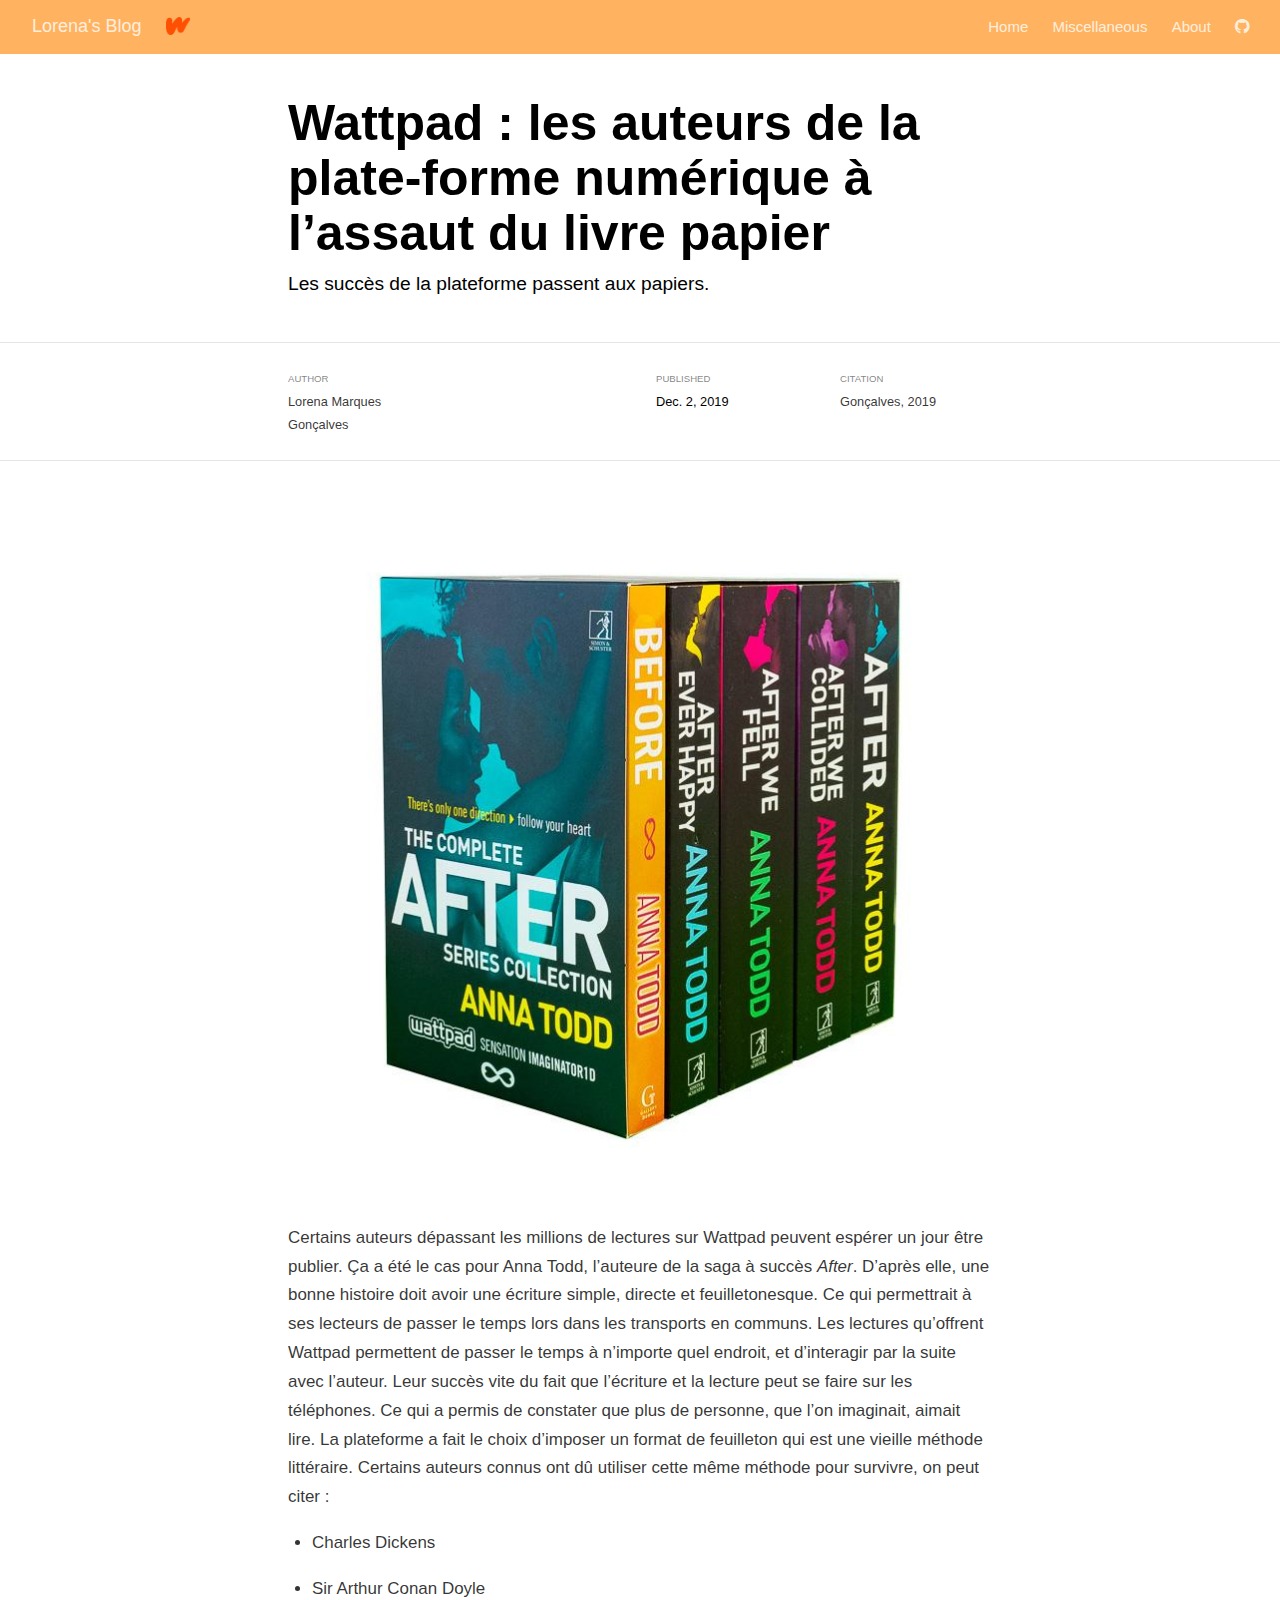
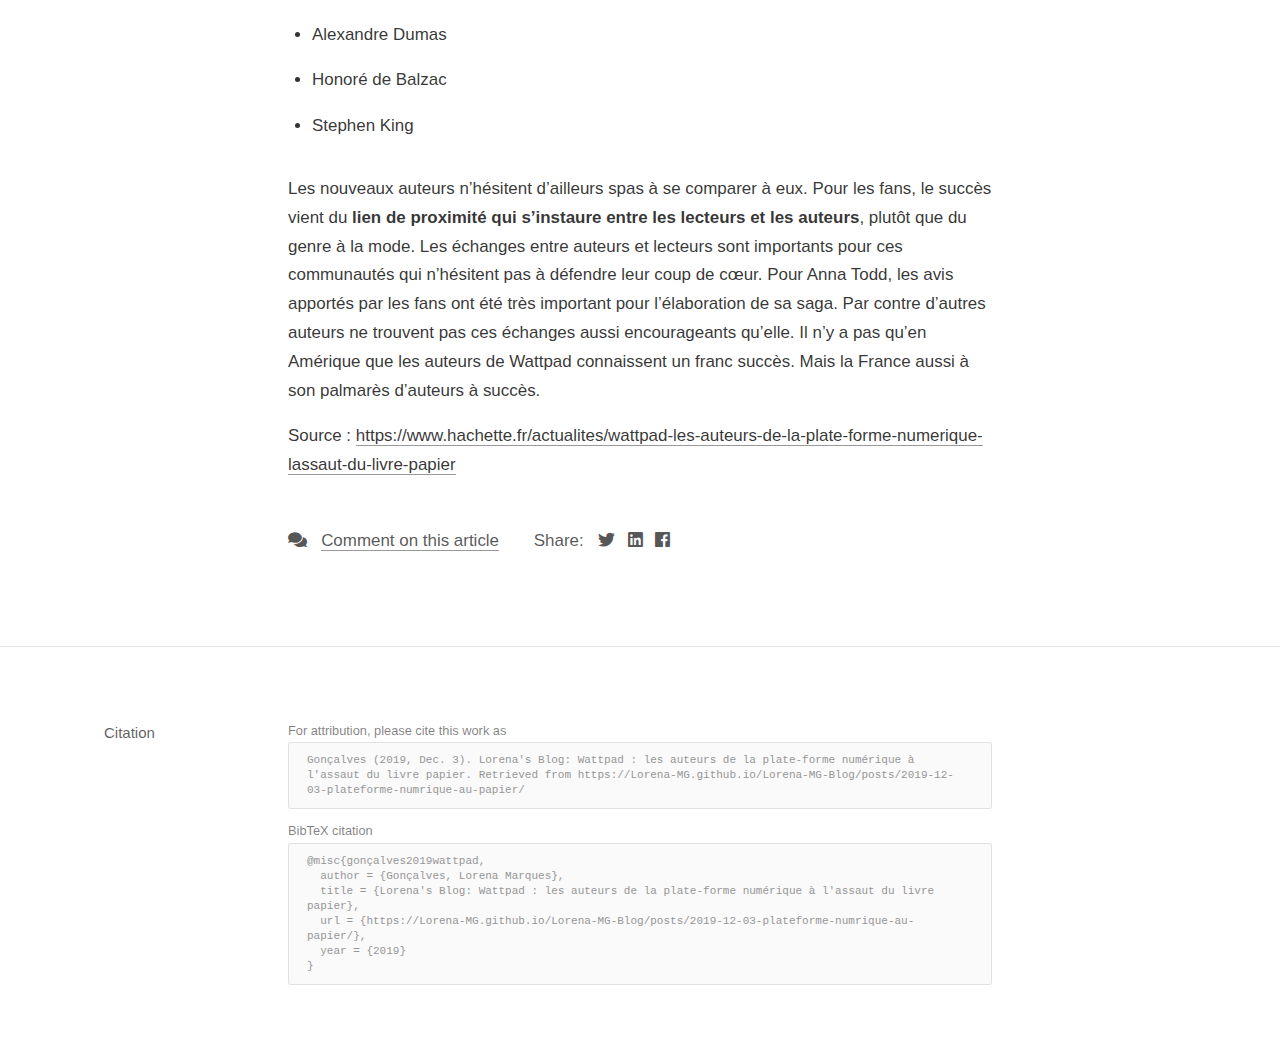
<file: docs/posts/2019-12-03-plateforme-numrique-au-papier/index.html>
<!DOCTYPE html>

<html xmlns="http://www.w3.org/1999/xhtml" lang="" xml:lang="">

<head>
  <meta charset="utf-8"/>
  <meta name="viewport" content="width=device-width, initial-scale=1"/>
  <meta http-equiv="X-UA-Compatible" content="IE=Edge,chrome=1"/>
  <meta name="generator" content="distill" />

  <style type="text/css">
  /* Hide doc at startup (prevent jankiness while JS renders/transforms) */
  body {
    visibility: hidden;
  }
  </style>

 <!--radix_placeholder_import_source-->
 <!--/radix_placeholder_import_source-->

  <!--radix_placeholder_meta_tags-->
<title>Lorena's Blog: Wattpad : les auteurs de la plate-forme numérique à l'assaut du livre papier</title>

<meta property="description" itemprop="description" content="Les succès de la plateforme passent aux papiers."/>

<link rel="canonical" href="https://Lorena-MG.github.io/Lorena-MG-Blog/posts/2019-12-03-plateforme-numrique-au-papier/"/>
<link rel="icon" type="image/png" href="../../images/logo.png"/>

<!--  https://schema.org/Article -->
<meta property="article:published" itemprop="datePublished" content="2019-12-03"/>
<meta property="article:created" itemprop="dateCreated" content="2019-12-03"/>
<meta name="article:author" content="Lorena Marques Gonçalves"/>

<!--  https://developers.facebook.com/docs/sharing/webmasters#markup -->
<meta property="og:title" content="Lorena&#39;s Blog: Wattpad : les auteurs de la plate-forme numérique à l&#39;assaut du livre papier"/>
<meta property="og:type" content="article"/>
<meta property="og:description" content="Les succès de la plateforme passent aux papiers."/>
<meta property="og:url" content="https://Lorena-MG.github.io/Lorena-MG-Blog/posts/2019-12-03-plateforme-numrique-au-papier/"/>
<meta property="og:locale" content="en_US"/>
<meta property="og:site_name" content="Lorena&#39;s Blog"/>

<!--  https://dev.twitter.com/cards/types/summary -->
<meta property="twitter:card" content="summary"/>
<meta property="twitter:title" content="Lorena&#39;s Blog: Wattpad : les auteurs de la plate-forme numérique à l&#39;assaut du livre papier"/>
<meta property="twitter:description" content="Les succès de la plateforme passent aux papiers."/>
<meta property="twitter:url" content="https://Lorena-MG.github.io/Lorena-MG-Blog/posts/2019-12-03-plateforme-numrique-au-papier/"/>

<!--  https://scholar.google.com/intl/en/scholar/inclusion.html#indexing -->
<meta name="citation_title" content="Lorena&#39;s Blog: Wattpad : les auteurs de la plate-forme numérique à l&#39;assaut du livre papier"/>
<meta name="citation_fulltext_html_url" content="https://Lorena-MG.github.io/Lorena-MG-Blog/posts/2019-12-03-plateforme-numrique-au-papier/"/>
<meta name="citation_online_date" content="2019/12/03"/>
<meta name="citation_publication_date" content="2019/12/03"/>
<meta name="citation_author" content="Lorena Marques Gonçalves"/>
<!--/radix_placeholder_meta_tags-->
  <!--radix_placeholder_rmarkdown_metadata-->

<script type="text/json" id="radix-rmarkdown-metadata">
{"type":"list","attributes":{"names":{"type":"character","attributes":{},"value":["title","description","author","date","output","citation_url","canonical_url"]}},"value":[{"type":"character","attributes":{},"value":["Wattpad : les auteurs de la plate-forme numérique à l'assaut du livre papier"]},{"type":"character","attributes":{},"value":["Les succès de la plateforme passent aux papiers."]},{"type":"list","attributes":{},"value":[{"type":"list","attributes":{"names":{"type":"character","attributes":{},"value":["name","url"]}},"value":[{"type":"character","attributes":{},"value":["Lorena Marques Gonçalves"]},{"type":"list","attributes":{"names":{"type":"character","attributes":{},"value":[]}},"value":[]}]}]},{"type":"character","attributes":{},"value":["12-03-2019"]},{"type":"list","attributes":{"names":{"type":"character","attributes":{},"value":["distill::distill_article"]}},"value":[{"type":"list","attributes":{"names":{"type":"character","attributes":{},"value":["self_contained"]}},"value":[{"type":"logical","attributes":{},"value":[false]}]}]},{"type":"character","attributes":{},"value":["https://Lorena-MG.github.io/Lorena-MG-Blog/posts/2019-12-03-plateforme-numrique-au-papier/"]},{"type":"character","attributes":{},"value":["https://Lorena-MG.github.io/Lorena-MG-Blog/posts/2019-12-03-plateforme-numrique-au-papier/"]}]}
</script>
<!--/radix_placeholder_rmarkdown_metadata-->
  
  <script type="text/json" id="radix-resource-manifest">
  {"type":"character","attributes":{},"value":["After.jpg","plateforme-numrique-au-papier_files/bowser-1.9.3/bowser.min.js","plateforme-numrique-au-papier_files/distill-2.2.21/template.v2.js","plateforme-numrique-au-papier_files/jquery-1.11.3/jquery.min.js","plateforme-numrique-au-papier_files/webcomponents-2.0.0/webcomponents.js"]}
  </script>
  <!--radix_placeholder_navigation_in_header-->

<script type="application/javascript">

  window.headroom_prevent_pin = false;

  window.document.addEventListener("DOMContentLoaded", function (event) {

    // initialize headroom for banner
    var header = $('header').get(0);
    var headerHeight = header.offsetHeight;
    var headroom = new Headroom(header, {
      onPin : function() {
        if (window.headroom_prevent_pin) {
          window.headroom_prevent_pin = false;
          headroom.unpin();
        }
      }
    });
    headroom.init();
    if(window.location.hash)
      headroom.unpin();
    $(header).addClass('headroom--transition');

    // offset scroll location for banner on hash change
    // (see: https://github.com/WickyNilliams/headroom.js/issues/38)
    window.addEventListener("hashchange", function(event) {
      window.scrollTo(0, window.pageYOffset - (headerHeight + 25));
    });

    // responsive menu
    $('.distill-site-header').each(function(i, val) {
      var topnav = $(this);
      var toggle = topnav.find('.nav-toggle');
      toggle.on('click', function() {
        topnav.toggleClass('responsive');
      });
    });

    // nav dropdowns
    $('.nav-dropbtn').click(function(e) {
      $(this).next('.nav-dropdown-content').toggleClass('nav-dropdown-active');
      $(this).parent().siblings('.nav-dropdown')
         .children('.nav-dropdown-content').removeClass('nav-dropdown-active');
    });
    $("body").click(function(e){
      $('.nav-dropdown-content').removeClass('nav-dropdown-active');
    });
    $(".nav-dropdown").click(function(e){
      e.stopPropagation();
    });
  });
</script>

<style type="text/css">

/* Theme (user-documented overrideables for nav appearance) */

.distill-site-nav {
  color: rgba(255, 255, 255, 0.8);
  background-color: #455a64;
  font-size: 15px;
  font-weight: 300;
}

.distill-site-nav a {
  color: inherit;
  text-decoration: none;
}

.distill-site-nav a:hover {
  color: white;
}

@media print {
  .distill-site-nav {
    display: none;
  }
}

.distill-site-header {

}

.distill-site-footer {

}


/* Site Header */

.distill-site-header {
  width: 100%;
  box-sizing: border-box;
  z-index: 3;
}

.distill-site-header .nav-left {
  display: inline-block;
  margin-left: 8px;
}

@media screen and (max-width: 768px) {
  .distill-site-header .nav-left {
    margin-left: 0;
  }
}


.distill-site-header .nav-right {
  float: right;
  margin-right: 8px;
}

.distill-site-header a,
.distill-site-header .title {
  display: inline-block;
  text-align: center;
  padding: 14px 10px 14px 10px;
}

.distill-site-header .title {
  font-size: 18px;
}

.distill-site-header .logo {
  padding: 0;
}

.distill-site-header .logo img {
  display: none;
  max-height: 20px;
  width: auto;
  margin-bottom: -4px;
}

.distill-site-header .nav-image img {
  max-height: 18px;
  width: auto;
  display: inline-block;
  margin-bottom: -3px;
}



@media screen and (min-width: 1000px) {
  .distill-site-header .logo img {
    display: inline-block;
  }
  .distill-site-header .nav-left {
    margin-left: 20px;
  }
  .distill-site-header .nav-right {
    margin-right: 20px;
  }
  .distill-site-header .title {
    padding-left: 12px;
  }
}


.distill-site-header .nav-toggle {
  display: none;
}

.nav-dropdown {
  display: inline-block;
  position: relative;
}

.nav-dropdown .nav-dropbtn {
  border: none;
  outline: none;
  color: rgba(255, 255, 255, 0.8);
  padding: 16px 10px;
  background-color: transparent;
  font-family: inherit;
  font-size: inherit;
  font-weight: inherit;
  margin: 0;
  margin-top: 1px;
  z-index: 2;
}

.nav-dropdown-content {
  display: none;
  position: absolute;
  background-color: white;
  min-width: 200px;
  border: 1px solid rgba(0,0,0,0.15);
  border-radius: 4px;
  box-shadow: 0px 8px 16px 0px rgba(0,0,0,0.1);
  z-index: 1;
  margin-top: 2px;
  white-space: nowrap;
  padding-top: 4px;
  padding-bottom: 4px;
}

.nav-dropdown-content hr {
  margin-top: 4px;
  margin-bottom: 4px;
  border: none;
  border-bottom: 1px solid rgba(0, 0, 0, 0.1);
}

.nav-dropdown-active {
  display: block;
}

.nav-dropdown-content a, .nav-dropdown-content .nav-dropdown-header {
  color: black;
  padding: 6px 24px;
  text-decoration: none;
  display: block;
  text-align: left;
}

.nav-dropdown-content .nav-dropdown-header {
  display: block;
  padding: 5px 24px;
  padding-bottom: 0;
  text-transform: uppercase;
  font-size: 14px;
  color: #999999;
  white-space: nowrap;
}

.nav-dropdown:hover .nav-dropbtn {
  color: white;
}

.nav-dropdown-content a:hover {
  background-color: #ddd;
  color: black;
}

.nav-right .nav-dropdown-content {
  margin-left: -45%;
  right: 0;
}

@media screen and (max-width: 768px) {
  .distill-site-header a, .distill-site-header .nav-dropdown  {display: none;}
  .distill-site-header a.nav-toggle {
    float: right;
    display: block;
  }
  .distill-site-header .title {
    margin-left: 0;
  }
  .distill-site-header .nav-right {
    margin-right: 0;
  }
  .distill-site-header {
    overflow: hidden;
  }
  .nav-right .nav-dropdown-content {
    margin-left: 0;
  }
}


@media screen and (max-width: 768px) {
  .distill-site-header.responsive {position: relative;}
  .distill-site-header.responsive a.nav-toggle {
    position: absolute;
    right: 0;
    top: 0;
  }
  .distill-site-header.responsive a,
  .distill-site-header.responsive .nav-dropdown {
    display: block;
    text-align: left;
  }
  .distill-site-header.responsive .nav-left,
  .distill-site-header.responsive .nav-right {
    width: 100%;
  }
  .distill-site-header.responsive .nav-dropdown {float: none;}
  .distill-site-header.responsive .nav-dropdown-content {position: relative;}
  .distill-site-header.responsive .nav-dropdown .nav-dropbtn {
    display: block;
    width: 100%;
    text-align: left;
  }
}

/* Site Footer */

.distill-site-footer {
  width: 100%;
  overflow: hidden;
  box-sizing: border-box;
  z-index: 3;
  margin-top: 30px;
  padding-top: 30px;
  padding-bottom: 30px;
  text-align: center;
}

/* Headroom */

d-title {
  padding-top: 6rem;
}

@media print {
  d-title {
    padding-top: 4rem;
  }
}

.headroom {
  z-index: 1000;
  position: fixed;
  top: 0;
  left: 0;
  right: 0;
}

.headroom--transition {
  transition: all .4s ease-in-out;
}

.headroom--unpinned {
  top: -100px;
}

.headroom--pinned {
  top: 0;
}

</style>

<link href="../../site_libs/font-awesome-5.1.0/css/all.css" rel="stylesheet"/>
<link href="../../site_libs/font-awesome-5.1.0/css/v4-shims.css" rel="stylesheet"/>
<script src="../../site_libs/headroom-0.9.4/headroom.min.js"></script>
<!--/radix_placeholder_navigation_in_header-->
  <!--radix_placeholder_distill-->

<style type="text/css">

body {
  background-color: white;
}

.pandoc-table {
  width: 100%;
}

.pandoc-table>caption {
  margin-bottom: 10px;
}

.pandoc-table th:not([align]) {
  text-align: left;
}

.pagedtable-footer {
  font-size: 15px;
}

.html-widget {
  margin-bottom: 2.0em;
}

.l-screen-inset {
  padding-right: 16px;
}

.l-screen .caption {
  margin-left: 10px;
}

.shaded {
  background: rgb(247, 247, 247);
  padding-top: 20px;
  padding-bottom: 20px;
  border-top: 1px solid rgba(0, 0, 0, 0.1);
  border-bottom: 1px solid rgba(0, 0, 0, 0.1);
}

.shaded .html-widget {
  margin-bottom: 0;
  border: 1px solid rgba(0, 0, 0, 0.1);
}

.shaded .shaded-content {
  background: white;
}

.text-output {
  margin-top: 0;
  line-height: 1.5em;
}

.hidden {
  display: none !important;
}

d-article {
  padding-bottom: 30px;
}

d-appendix {
  padding-top: 30px;
}

d-article>p>img {
  width: 100%;
}

d-article iframe {
  border: 1px solid rgba(0, 0, 0, 0.1);
  margin-bottom: 2.0em;
  width: 100%;
}

figure img.external {
  background: white;
  border: 1px solid rgba(0, 0, 0, 0.1);
  box-shadow: 0 1px 8px rgba(0, 0, 0, 0.1);
  padding: 18px;
  box-sizing: border-box;
}

/* CSS for table of contents */

.d-toc {
  color: rgba(0,0,0,0.8);
  font-size: 0.8em;
  line-height: 1em;
}

.d-toc-header {
  font-size: 0.6rem;
  font-weight: 400;
  color: rgba(0, 0, 0, 0.5);
  text-transform: uppercase;
  margin-top: 0;
  margin-bottom: 1.3em;
}

.d-toc a {
  border-bottom: none;
}

.d-toc ul {
  padding-left: 0;
}

.d-toc li>ul {
  padding-top: 0.8em;
  padding-left: 16px;
  margin-bottom: 0.6em;
}

.d-toc ul,
.d-toc li {
  list-style-type: none;
}

.d-toc li {
  margin-bottom: 0.9em;
}

.d-toc-separator {
  margin-top: 20px;
  margin-bottom: 2em;
}

.d-article-with-toc {
  border-top: none;
  padding-top: 0;
}



/* Tweak code blocks (note that this CSS is repeated above in an injection
   into the d-code shadow dom) */

d-code {
  overflow-x: auto !important;
}

pre.d-code code.d-code {
  padding-left: 10px;
  font-size: 12px;
  border-left: 2px solid rgba(0,0,0,0.1);
}

pre.text-output {

  font-size: 12px;
  color: black;
  background: none;
  font-family: Consolas, Monaco, 'Andale Mono', 'Ubuntu Mono', monospace;
  text-align: left;
  white-space: pre;
  word-spacing: normal;
  word-break: normal;
  word-wrap: normal;
  line-height: 1.5;

  -moz-tab-size: 4;
  -o-tab-size: 4;
  tab-size: 4;

  -webkit-hyphens: none;
  -moz-hyphens: none;
  -ms-hyphens: none;
  hyphens: none;
}

@media(min-width: 768px) {

d-code {
  overflow-x: visible !important;
}

pre.d-code code.d-code  {
    padding-left: 18px;
    font-size: 14px;
}
pre.text-output {
  font-size: 14px;
}
}

/* Figure */

.figure {
  position: relative;
  margin-bottom: 2.5em;
  margin-top: 1.5em;
}

.figure img {
  width: 100%;
}

.figure .caption {
  color: rgba(0, 0, 0, 0.6);
  font-size: 12px;
  line-height: 1.5em;
}

.figure img.external {
  background: white;
  border: 1px solid rgba(0, 0, 0, 0.1);
  box-shadow: 0 1px 8px rgba(0, 0, 0, 0.1);
  padding: 18px;
  box-sizing: border-box;
}

.figure .caption a {
  color: rgba(0, 0, 0, 0.6);
}

.figure .caption b,
.figure .caption strong, {
  font-weight: 600;
  color: rgba(0, 0, 0, 1.0);
}



/* Tweak 1000px media break to show more text */

@media(min-width: 1000px) {
  .base-grid,
  distill-header,
  d-title,
  d-abstract,
  d-article,
  d-appendix,
  distill-appendix,
  d-byline,
  d-footnote-list,
  d-citation-list,
  distill-footer {
    grid-template-columns: [screen-start] 1fr [page-start kicker-start] 80px [middle-start] 50px [text-start kicker-end] 65px 65px 65px 65px 65px 65px 65px 65px [text-end gutter-start] 65px [middle-end] 65px [page-end gutter-end] 1fr [screen-end];
    grid-column-gap: 16px;
  }

  .grid {
    grid-column-gap: 16px;
  }

  d-article {
    font-size: 1.06rem;
    line-height: 1.7em;
  }
  figure .caption, .figure .caption, figure figcaption {
    font-size: 13px;
  }
}

@media(min-width: 1180px) {
  .base-grid,
  distill-header,
  d-title,
  d-abstract,
  d-article,
  d-appendix,
  distill-appendix,
  d-byline,
  d-footnote-list,
  d-citation-list,
  distill-footer {
    grid-template-columns: [screen-start] 1fr [page-start kicker-start] 60px [middle-start] 60px [text-start kicker-end] 60px 60px 60px 60px 60px 60px 60px 60px [text-end gutter-start] 60px [middle-end] 60px [page-end gutter-end] 1fr [screen-end];
    grid-column-gap: 32px;
  }

  .grid {
    grid-column-gap: 32px;
  }
}


/* Get the citation styles for the appendix (not auto-injected on render since
   we do our own rendering of the citation appendix) */

d-appendix .citation-appendix,
.d-appendix .citation-appendix {
  font-size: 11px;
  line-height: 15px;
  border-left: 1px solid rgba(0, 0, 0, 0.1);
  padding-left: 18px;
  border: 1px solid rgba(0,0,0,0.1);
  background: rgba(0, 0, 0, 0.02);
  padding: 10px 18px;
  border-radius: 3px;
  color: rgba(150, 150, 150, 1);
  overflow: hidden;
  margin-top: -12px;
  white-space: pre-wrap;
  word-wrap: break-word;
}


/* Social footer */

.social_footer {
  margin-top: 30px;
  margin-bottom: 0;
  color: rgba(0,0,0,0.67);
}

.disqus-comments {
  margin-right: 30px;
}

.disqus-comment-count {
  border-bottom: 1px solid rgba(0, 0, 0, 0.4);
  cursor: pointer;
}

#disqus_thread {
  margin-top: 30px;
}

.article-sharing a {
  border-bottom: none;
  margin-right: 8px;
}

.article-sharing a:hover {
  border-bottom: none;
}

.sidebar-section.subscribe {
  font-size: 12px;
  line-height: 1.6em;
}

.subscribe p {
  margin-bottom: 0.5em;
}


.article-footer .subscribe {
  font-size: 15px;
  margin-top: 45px;
}


/* Improve display for browsers without grid (IE/Edge <= 15) */

.downlevel {
  line-height: 1.6em;
  font-family: -apple-system, BlinkMacSystemFont, "Segoe UI", Roboto, Oxygen, Ubuntu, Cantarell, "Fira Sans", "Droid Sans", "Helvetica Neue", Arial, sans-serif;
  margin: 0;
}

.downlevel .d-title {
  padding-top: 6rem;
  padding-bottom: 1.5rem;
}

.downlevel .d-title h1 {
  font-size: 50px;
  font-weight: 700;
  line-height: 1.1em;
  margin: 0 0 0.5rem;
}

.downlevel .d-title p {
  font-weight: 300;
  font-size: 1.2rem;
  line-height: 1.55em;
  margin-top: 0;
}

.downlevel .d-byline {
  padding-top: 0.8em;
  padding-bottom: 0.8em;
  font-size: 0.8rem;
  line-height: 1.8em;
}

.downlevel .section-separator {
  border: none;
  border-top: 1px solid rgba(0, 0, 0, 0.1);
}

.downlevel .d-article {
  font-size: 1.06rem;
  line-height: 1.7em;
  padding-top: 1rem;
  padding-bottom: 2rem;
}


.downlevel .d-appendix {
  padding-left: 0;
  padding-right: 0;
  max-width: none;
  font-size: 0.8em;
  line-height: 1.7em;
  margin-bottom: 0;
  color: rgba(0,0,0,0.5);
  padding-top: 40px;
  padding-bottom: 48px;
}

.downlevel .footnotes ol {
  padding-left: 13px;
}

.downlevel .base-grid,
.downlevel .distill-header,
.downlevel .d-title,
.downlevel .d-abstract,
.downlevel .d-article,
.downlevel .d-appendix,
.downlevel .distill-appendix,
.downlevel .d-byline,
.downlevel .d-footnote-list,
.downlevel .d-citation-list,
.downlevel .distill-footer,
.downlevel .appendix-bottom,
.downlevel .posts-container {
  padding-left: 40px;
  padding-right: 40px;
}

@media(min-width: 768px) {
  .downlevel .base-grid,
  .downlevel .distill-header,
  .downlevel .d-title,
  .downlevel .d-abstract,
  .downlevel .d-article,
  .downlevel .d-appendix,
  .downlevel .distill-appendix,
  .downlevel .d-byline,
  .downlevel .d-footnote-list,
  .downlevel .d-citation-list,
  .downlevel .distill-footer,
  .downlevel .appendix-bottom,
  .downlevel .posts-container {
  padding-left: 150px;
  padding-right: 150px;
  max-width: 900px;
}
}

.downlevel pre code {
  display: block;
  border-left: 2px solid rgba(0, 0, 0, .1);
  padding: 0 0 0 20px;
  font-size: 14px;
}

.downlevel code, .downlevel pre {
  color: black;
  background: none;
  font-family: Consolas, Monaco, 'Andale Mono', 'Ubuntu Mono', monospace;
  text-align: left;
  white-space: pre;
  word-spacing: normal;
  word-break: normal;
  word-wrap: normal;
  line-height: 1.5;

  -moz-tab-size: 4;
  -o-tab-size: 4;
  tab-size: 4;

  -webkit-hyphens: none;
  -moz-hyphens: none;
  -ms-hyphens: none;
  hyphens: none;
}

</style>

<script type="application/javascript">

function is_downlevel_browser() {
  if (bowser.isUnsupportedBrowser({ msie: "12", msedge: "16"},
                                 window.navigator.userAgent)) {
    return true;
  } else {
    return window.load_distill_framework === undefined;
  }
}

// show body when load is complete
function on_load_complete() {

  // set body to visible
  document.body.style.visibility = 'visible';

  // force redraw for leaflet widgets
  if (window.HTMLWidgets) {
    var maps = window.HTMLWidgets.findAll(".leaflet");
    $.each(maps, function(i, el) {
      var map = this.getMap();
      map.invalidateSize();
      map.eachLayer(function(layer) {
        if (layer instanceof L.TileLayer)
          layer.redraw();
      });
    });
  }

  // trigger 'shown' so htmlwidgets resize
  $('d-article').trigger('shown');
}

function init_distill() {

  init_common();

  // create front matter
  var front_matter = $('<d-front-matter></d-front-matter>');
  $('#distill-front-matter').wrap(front_matter);

  // create d-title
  $('.d-title').changeElementType('d-title');

  // create d-byline
  var byline = $('<d-byline></d-byline>');
  $('.d-byline').replaceWith(byline);

  // create d-article
  var article = $('<d-article></d-article>');
  $('.d-article').wrap(article).children().unwrap();

  // move posts container into article
  $('.posts-container').appendTo($('d-article'));

  // create d-appendix
  $('.d-appendix').changeElementType('d-appendix');

  // create d-bibliography
  var bibliography = $('<d-bibliography></d-bibliography>');
  $('#distill-bibliography').wrap(bibliography);

  // flag indicating that we have appendix items
  var appendix = $('.appendix-bottom').children('h3').length > 0;

  // replace citations with <d-cite>
  $('.citation').each(function(i, val) {
    appendix = true;
    var cites = $(this).attr('data-cites').split(" ");
    var dt_cite = $('<d-cite></d-cite>');
    dt_cite.attr('key', cites.join());
    $(this).replaceWith(dt_cite);
  });
  // remove refs
  $('#refs').remove();

  // replace footnotes with <d-footnote>
  $('.footnote-ref').each(function(i, val) {
    appendix = true;
    var href = $(this).attr('href');
    var id = href.replace('#', '');
    var fn = $('#' + id);
    var fn_p = $('#' + id + '>p');
    fn_p.find('.footnote-back').remove();
    var text = fn_p.html();
    var dtfn = $('<d-footnote></d-footnote>');
    dtfn.html(text);
    $(this).replaceWith(dtfn);
  });
  // remove footnotes
  $('.footnotes').remove();

  $('h1.appendix, h2.appendix').each(function(i, val) {
    $(this).changeElementType('h3');
  });
  $('h3.appendix').each(function(i, val) {
    var id = $(this).attr('id');
    $('.d-toc a[href="#' + id + '"]').parent().remove();
    appendix = true;
    $(this).nextUntil($('h1, h2, h3')).addBack().appendTo($('d-appendix'));
  });

  // show d-appendix if we have appendix content
  $("d-appendix").css('display', appendix ? 'grid' : 'none');

  // replace code blocks with d-code
  $('pre>code').each(function(i, val) {
    var code = $(this);
    var pre = code.parent();
    var clz = "";
    var language = pre.attr('class');
    if (language) {
      // map unknown languages to "clike" (without this they just dissapear)
      if ($.inArray(language, ["bash", "clike", "css", "go", "html",
                               "javascript", "js", "julia", "lua", "markdown",
                               "markup", "mathml", "python", "svg", "xml"]) == -1)
        language = "clike";
      language = ' language="' + language + '"';
      var dt_code = $('<d-code block' + language + clz + '></d-code>');
      dt_code.text(code.text());
      pre.replaceWith(dt_code);
    } else {
      code.addClass('text-output').unwrap().changeElementType('pre');
    }
  });

  // localize layout chunks to just output
  $('.layout-chunk').each(function(i, val) {

    // capture layout
    var layout = $(this).attr('data-layout');

    // apply layout to markdown level block elements
    var elements = $(this).children().not('d-code, pre.text-output, script');
    elements.each(function(i, el) {
      var layout_div = $('<div class="' + layout + '"></div>');
      if (layout_div.hasClass('shaded')) {
        var shaded_content = $('<div class="shaded-content"></div>');
        $(this).wrap(shaded_content);
        $(this).parent().wrap(layout_div);
      } else {
        $(this).wrap(layout_div);
      }
    });


    // unwrap the layout-chunk div
    $(this).children().unwrap();
  });

  // load distill framework
  load_distill_framework();

  // wait for window.distillRunlevel == 4 to do post processing
  function distill_post_process() {

    if (!window.distillRunlevel || window.distillRunlevel < 4)
      return;

    // hide author/affiliations entirely if we have no authors
    var front_matter = JSON.parse($("#distill-front-matter").html());
    var have_authors = front_matter.authors && front_matter.authors.length > 0;
    if (!have_authors)
      $('d-byline').addClass('hidden');

    // table of contents
    if (have_authors) // adjust border if we are in authors
      $('.d-toc').parent().addClass('d-article-with-toc');

    // strip links that point to #
    $('.authors-affiliations').find('a[href="#"]').removeAttr('href');

    // hide elements of author/affiliations grid that have no value
    function hide_byline_column(caption) {
      $('d-byline').find('h3:contains("' + caption + '")').parent().css('visibility', 'hidden');
    }

    // affiliations
    var have_affiliations = false;
    for (var i = 0; i<front_matter.authors.length; ++i) {
      var author = front_matter.authors[i];
      if (author.affiliation !== "&nbsp;") {
        have_affiliations = true;
        break;
      }
    }
    if (!have_affiliations)
      $('d-byline').find('h3:contains("Affiliations")').css('visibility', 'hidden');

    // published date
    if (!front_matter.publishedDate)
      hide_byline_column("Published");

    // document object identifier
    var doi = $('d-byline').find('h3:contains("DOI")');
    var doi_p = doi.next().empty();
    if (!front_matter.doi) {
      // if we have a citation and valid citationText then link to that
      if ($('#citation').length > 0 && front_matter.citationText) {
        doi.html('Citation');
        $('<a href="#citation"></a>')
          .text(front_matter.citationText)
          .appendTo(doi_p);
      } else {
        hide_byline_column("DOI");
      }
    } else {
      $('<a></a>')
         .attr('href', "https://doi.org/" + front_matter.doi)
         .html(front_matter.doi)
         .appendTo(doi_p);
    }

     // change plural form of authors/affiliations
    if (front_matter.authors.length === 1) {
      var grid = $('.authors-affiliations');
      grid.children('h3:contains("Authors")').text('Author');
      grid.children('h3:contains("Affiliations")').text('Affiliation');
    }

    // inject pre code styles (can't do this with a global stylesheet b/c a shadow root is used)
    $('d-code').each(function(i, val) {
      var style = document.createElement('style');
      style.innerHTML = 'pre code { padding-left: 10px; font-size: 12px; border-left: 2px solid rgba(0,0,0,0.1); } ' +
                        '@media(min-width: 768px) { pre code { padding-left: 18px; font-size: 14px; } }';
      if (this.shadowRoot)
        this.shadowRoot.appendChild(style);
    });

    // move appendix-bottom entries to the bottom
    $('.appendix-bottom').appendTo('d-appendix').children().unwrap();
    $('.appendix-bottom').remove();

    // clear polling timer
    clearInterval(tid);

    // show body now that everything is ready
    on_load_complete();
  }

  var tid = setInterval(distill_post_process, 50);
  distill_post_process();

}

function init_downlevel() {

  init_common();

   // insert hr after d-title
  $('.d-title').after($('<hr class="section-separator"/>'));

  // check if we have authors
  var front_matter = JSON.parse($("#distill-front-matter").html());
  var have_authors = front_matter.authors && front_matter.authors.length > 0;

  // manage byline/border
  if (!have_authors)
    $('.d-byline').remove();
  $('.d-byline').after($('<hr class="section-separator"/>'));
  $('.d-byline a').remove();

  // remove toc
  $('.d-toc-header').remove();
  $('.d-toc').remove();
  $('.d-toc-separator').remove();

  // move appendix elements
  $('h1.appendix, h2.appendix').each(function(i, val) {
    $(this).changeElementType('h3');
  });
  $('h3.appendix').each(function(i, val) {
    $(this).nextUntil($('h1, h2, h3')).addBack().appendTo($('.d-appendix'));
  });


  // inject headers into references and footnotes
  var refs_header = $('<h3></h3>');
  refs_header.text('References');
  $('#refs').prepend(refs_header);

  var footnotes_header = $('<h3></h3');
  footnotes_header.text('Footnotes');
  $('.footnotes').children('hr').first().replaceWith(footnotes_header);

  // move appendix-bottom entries to the bottom
  $('.appendix-bottom').appendTo('.d-appendix').children().unwrap();
  $('.appendix-bottom').remove();

  // remove appendix if it's empty
  if ($('.d-appendix').children().length === 0)
    $('.d-appendix').remove();

  // prepend separator above appendix
  $('.d-appendix').before($('<hr class="section-separator" style="clear: both"/>'));

  // trim code
  $('pre>code').each(function(i, val) {
    $(this).html($.trim($(this).html()));
  });

  // move posts-container right before article
  $('.posts-container').insertBefore($('.d-article'));

  $('body').addClass('downlevel');

  on_load_complete();
}


function init_common() {

  // jquery plugin to change element types
  (function($) {
    $.fn.changeElementType = function(newType) {
      var attrs = {};

      $.each(this[0].attributes, function(idx, attr) {
        attrs[attr.nodeName] = attr.nodeValue;
      });

      this.replaceWith(function() {
        return $("<" + newType + "/>", attrs).append($(this).contents());
      });
    };
  })(jQuery);

  // prevent underline for linked images
  $('a > img').parent().css({'border-bottom' : 'none'});

  // mark non-body figures created by knitr chunks as 100% width
  $('.layout-chunk').each(function(i, val) {
    var figures = $(this).find('img, .html-widget');
    if ($(this).attr('data-layout') !== "l-body") {
      figures.css('width', '100%');
    } else {
      figures.css('max-width', '100%');
      figures.filter("[width]").each(function(i, val) {
        var fig = $(this);
        fig.css('width', fig.attr('width') + 'px');
      });

    }
  });

  // auto-append index.html to post-preview links in file: protocol
  // and in rstudio ide preview
  $('.post-preview').each(function(i, val) {
    if (window.location.protocol === "file:")
      $(this).attr('href', $(this).attr('href') + "index.html");
  });

  // get rid of index.html references in header
  if (window.location.protocol !== "file:") {
    $('.distill-site-header a[href]').each(function(i,val) {
      $(this).attr('href', $(this).attr('href').replace("index.html", "./"));
    });
  }

  // add class to pandoc style tables
  $('tr.header').parent('thead').parent('table').addClass('pandoc-table');
  $('.kable-table').children('table').addClass('pandoc-table');

  // add figcaption style to table captions
  $('caption').parent('table').addClass("figcaption");

  // initialize posts list
  if (window.init_posts_list)
    window.init_posts_list();

  // implmement disqus comment link
  $('.disqus-comment-count').click(function() {
    window.headroom_prevent_pin = true;
    $('#disqus_thread').toggleClass('hidden');
    if (!$('#disqus_thread').hasClass('hidden')) {
      var offset = $(this).offset();
      $(window).resize();
      $('html, body').animate({
        scrollTop: offset.top - 35
      });
    }
  });
}

document.addEventListener('DOMContentLoaded', function() {
  if (is_downlevel_browser())
    init_downlevel();
  else
    window.addEventListener('WebComponentsReady', init_distill);
});

</script>

<!--/radix_placeholder_distill-->
  <script src="../../site_libs/jquery-1.11.3/jquery.min.js"></script>
  <script src="../../site_libs/bowser-1.9.3/bowser.min.js"></script>
  <script src="../../site_libs/webcomponents-2.0.0/webcomponents.js"></script>
  <script src="../../site_libs/distill-2.2.21/template.v2.js"></script>
  <!--radix_placeholder_site_in_header-->
<style type="text/css">
.distill-site-nav {
  color: rgba(255, 255, 255, 0.8);
  background-color: #ffb361;
  font-size: 15px;
  font-weight: 300;
}

.distill-site-nav a {
  color: inherit;
  text-decoration: none;
}

.distill-site-nav a:hover {
  color: white;
}

.distill-site-header {
}

.distill-site-footer {
}

@media print {
  .distill-site-nav {
    display: none;
  }
}

</style>
<!--/radix_placeholder_site_in_header-->


</head>

<body>

<!--radix_placeholder_front_matter-->

<script id="distill-front-matter" type="text/json">
{"title":"Wattpad : les auteurs de la plate-forme numérique à l'assaut du livre papier","description":"Les succès de la plateforme passent aux papiers.","authors":[{"author":"Lorena Marques Gonçalves","authorURL":{},"affiliation":"&nbsp;","affiliationURL":"#"}],"publishedDate":"2019-12-03T00:00:00.000+01:00","citationText":"Gonçalves, 2019"}
</script>

<!--/radix_placeholder_front_matter-->
<!--radix_placeholder_navigation_before_body-->
<header class="header header--fixed" role="banner">
<nav class="distill-site-nav distill-site-header">
<div class="nav-left">
<a href="../../index.html" class="title">Lorena's Blog</a>
<a class="nav-image">
<img src="../../images/logo.png"/>
</a>
</div>
<div class="nav-right">
<a href="../../index.html">Home</a>
<a href="../../english-activity.html">Miscellaneous</a>
<a href="../../about.html">About</a>
<a href="https://github.com/Lorena-MG/Lorena-MG-Blog">
<i class="fab fa-github"></i>
</a>
<a href="javascript:void(0);" class="nav-toggle">&#9776;</a>
</div>
</nav>
</header>
<!--/radix_placeholder_navigation_before_body-->
<!--radix_placeholder_site_before_body-->
<!--/radix_placeholder_site_before_body-->

<div class="d-title">
<h1>Wattpad : les auteurs de la plate-forme numérique à l’assaut du livre papier</h1>
<p>Les succès de la plateforme passent aux papiers.</p>
</div>

<div class="d-byline">
  Lorena Marques Gonçalves true 
  
<br/>12-03-2019
</div>

<div class="d-article">
<p><img src="After.jpg" /></p>
<p>Certains auteurs dépassant les millions de lectures sur Wattpad peuvent espérer un jour être publier. Ça a été le cas pour Anna Todd, l’auteure de la saga à succès <em>After</em>. D’après elle, une bonne histoire doit avoir une écriture simple, directe et feuilletonesque. Ce qui permettrait à ses lecteurs de passer le temps lors dans les transports en communs. Les lectures qu’offrent Wattpad permettent de passer le temps à n’importe quel endroit, et d’interagir par la suite avec l’auteur. Leur succès vite du fait que l’écriture et la lecture peut se faire sur les téléphones. Ce qui a permis de constater que plus de personne, que l’on imaginait, aimait lire. La plateforme a fait le choix d’imposer un format de feuilleton qui est une vieille méthode littéraire. Certains auteurs connus ont dû utiliser cette même méthode pour survivre, on peut citer :</p>
<ul>
<li><p>Charles Dickens</p></li>
<li><p>Sir Arthur Conan Doyle</p></li>
<li><p>Alexandre Dumas</p></li>
<li><p>Honoré de Balzac</p></li>
<li><p>Stephen King</p></li>
</ul>
<p>Les nouveaux auteurs n’hésitent d’ailleurs spas à se comparer à eux. Pour les fans, le succès vient du <strong>lien de proximité qui s’instaure entre les lecteurs et les auteurs</strong>, plutôt que du genre à la mode. Les échanges entre auteurs et lecteurs sont importants pour ces communautés qui n’hésitent pas à défendre leur coup de cœur. Pour Anna Todd, les avis apportés par les fans ont été très important pour l’élaboration de sa saga. Par contre d’autres auteurs ne trouvent pas ces échanges aussi encourageants qu’elle. Il n’y a pas qu’en Amérique que les auteurs de Wattpad connaissent un franc succès. Mais la France aussi à son palmarès d’auteurs à succès.</p>
<p>Source : <a href="https://www.hachette.fr/actualites/wattpad-les-auteurs-de-la-plate-forme-numerique-lassaut-du-livre-papier" class="uri">https://www.hachette.fr/actualites/wattpad-les-auteurs-de-la-plate-forme-numerique-lassaut-du-livre-papier</a></p>
<!--radix_placeholder_article_footer-->
<div class="article-footer">
  <p class="social_footer">
    <span class="disqus-comments">
      <i class="fas fa-comments"></i>
      &nbsp;
      <span class="disqus-comment-count" data-disqus-identifier="posts/2019-12-03-plateforme-numrique-au-papier/">Comment on this article</span>
    </span>
    <span class="article-sharing">
      Share: &nbsp;
      <a href="https://twitter.com/share?text=Wattpad%20%3A%20les%20auteurs%20de%20la%20plate-forme%20num%C3%A9rique%20%C3%A0%20l%27assaut%20du%20livre%20papier&amp;url=https%3A%2F%2FLorena-MG.github.io%2FLorena-MG-Blog%2Fposts%2F2019-12-03-plateforme-numrique-au-papier%2F">
        <i class="fab fa-twitter"></i>
      </a>
      <a href="https://www.linkedin.com/shareArticle?mini=true&amp;url=https%3A%2F%2FLorena-MG.github.io%2FLorena-MG-Blog%2Fposts%2F2019-12-03-plateforme-numrique-au-papier%2F&amp;title=Wattpad%20%3A%20les%20auteurs%20de%20la%20plate-forme%20num%C3%A9rique%20%C3%A0%20l%27assaut%20du%20livre%20papier">
        <i class="fab fa-linkedin"></i>
      </a>
      <a href="https://www.facebook.com/sharer/sharer.php?s=100&amp;p[url]=https%3A%2F%2FLorena-MG.github.io%2FLorena-MG-Blog%2Fposts%2F2019-12-03-plateforme-numrique-au-papier%2F">
        <i class="fab fa-facebook"></i>
      </a>
    </span>
  </p>
  <script id="dsq-count-scr" src="https://lorena-mg-blog.disqus.com/count.js" async></script>
  <div id="disqus_thread" class="hidden"></div>
  <script>
var disqus_config = function () {
  this.page.url = 'https://Lorena-MG.github.io/Lorena-MG-Blog/posts/2019-12-03-plateforme-numrique-au-papier/';
  this.page.identifier = 'posts/2019-12-03-plateforme-numrique-au-papier/';
};
(function() {
  var d = document, s = d.createElement('script');
  s.src = 'https://lorena-mg-blog.disqus.com/embed.js';
  s.setAttribute('data-timestamp', +new Date());
  (d.head || d.body).appendChild(s);
})();
</script>
</div>
<!--/radix_placeholder_article_footer-->
</div>

<div class="d-appendix">
</div>


<!--radix_placeholder_site_after_body-->
<!--/radix_placeholder_site_after_body-->
<!--radix_placeholder_appendices-->
<div class="appendix-bottom">
  <h3 id="citation">Citation</h3>
  <p>For attribution, please cite this work as</p>
  <pre class="citation-appendix short">Gonçalves (2019, Dec. 3). Lorena's Blog: Wattpad : les auteurs de la plate-forme numérique à l'assaut du livre papier. Retrieved from https://Lorena-MG.github.io/Lorena-MG-Blog/posts/2019-12-03-plateforme-numrique-au-papier/</pre>
  <p>BibTeX citation</p>
  <pre class="citation-appendix long">@misc{gonçalves2019wattpad,
  author = {Gonçalves, Lorena Marques},
  title = {Lorena's Blog: Wattpad : les auteurs de la plate-forme numérique à l'assaut du livre papier},
  url = {https://Lorena-MG.github.io/Lorena-MG-Blog/posts/2019-12-03-plateforme-numrique-au-papier/},
  year = {2019}
}</pre>
</div>
<!--/radix_placeholder_appendices-->
<!--radix_placeholder_navigation_after_body-->
<!--/radix_placeholder_navigation_after_body-->

</body>

</html>
</file>
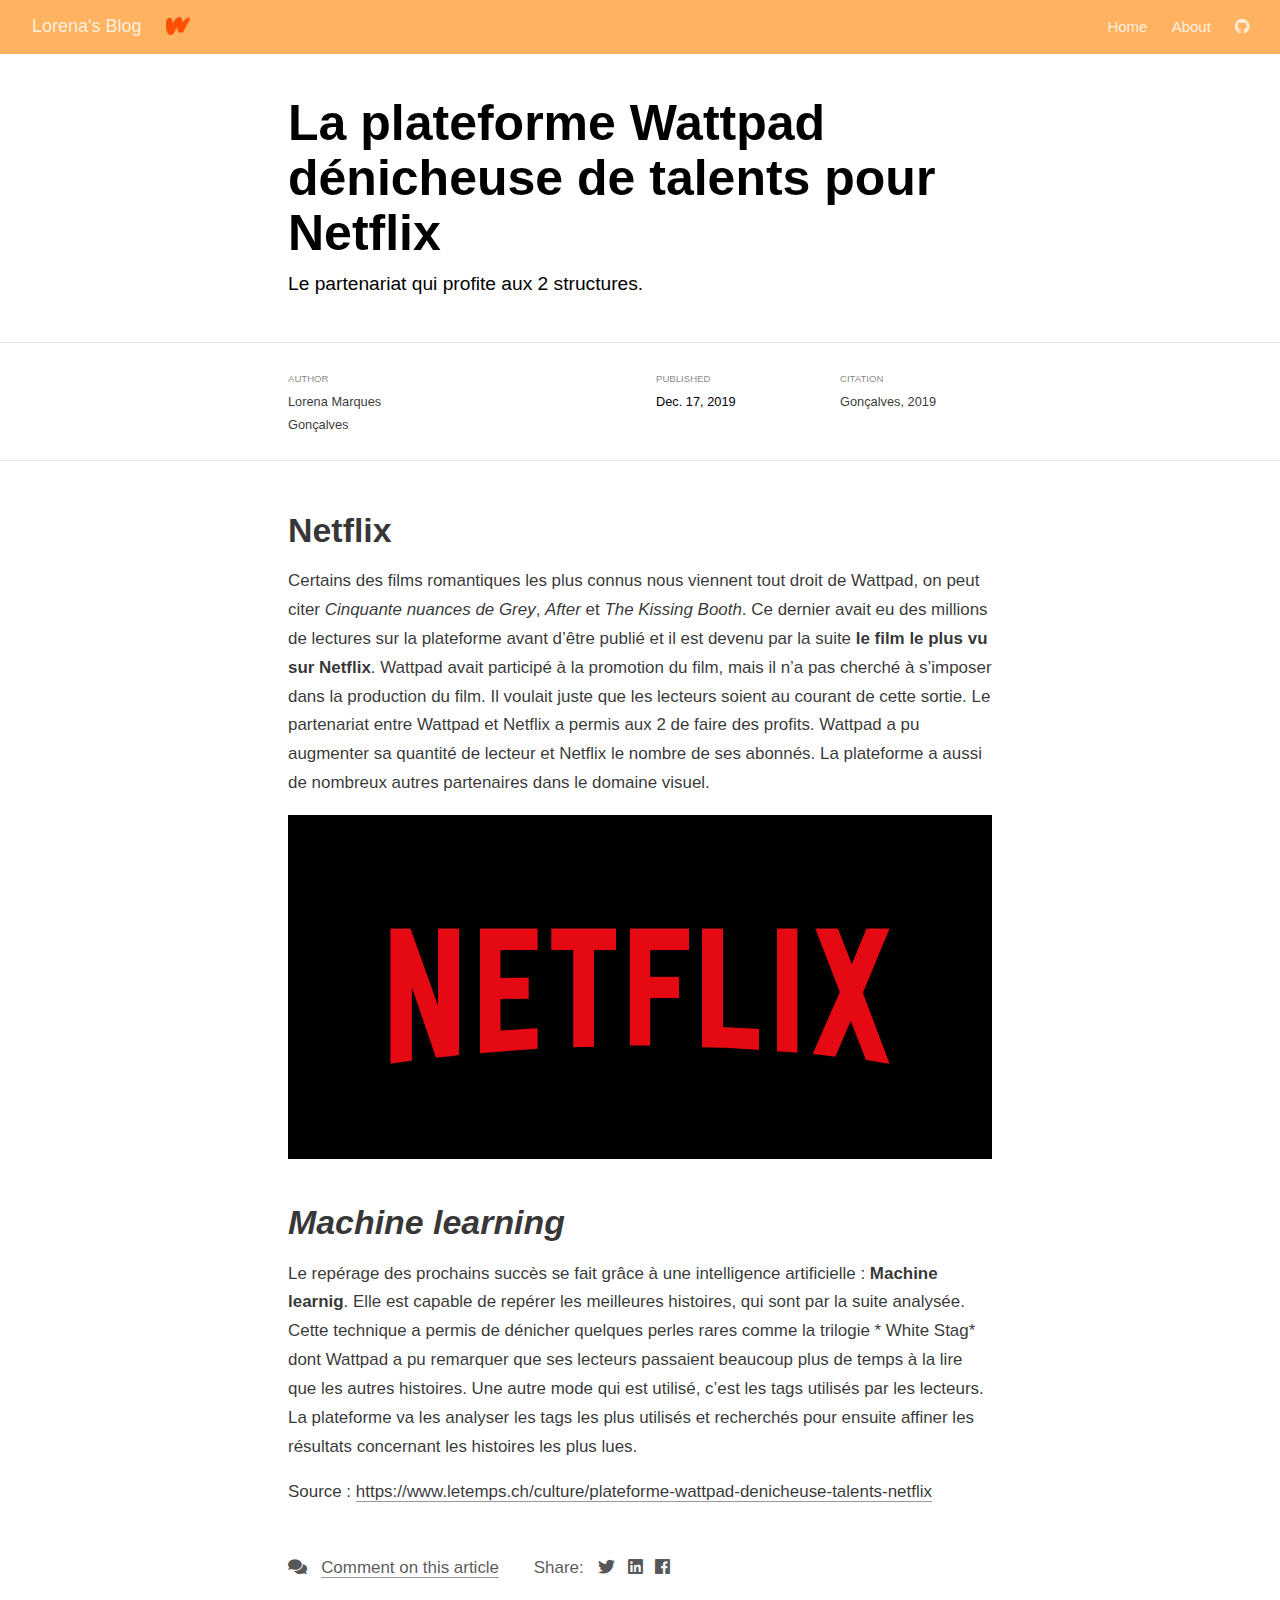
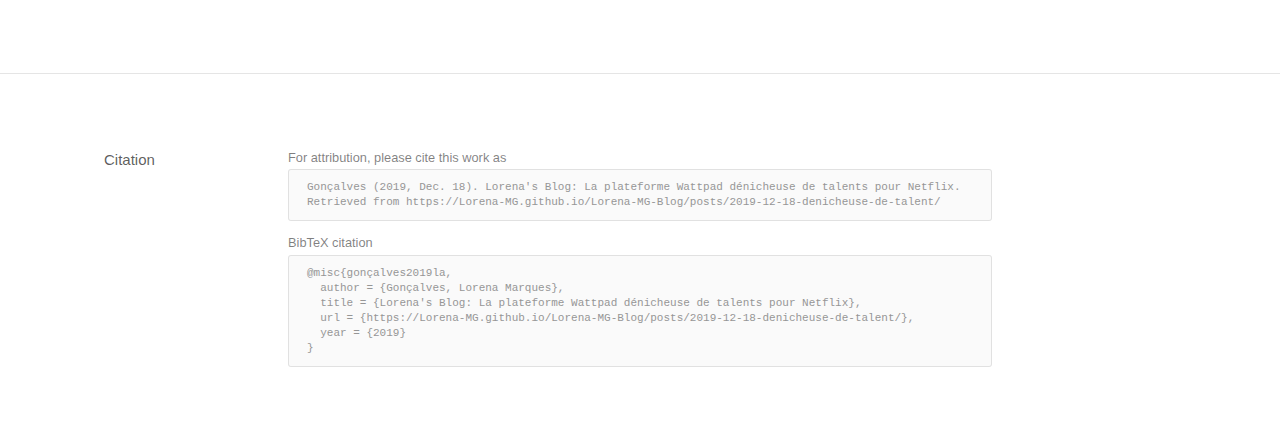
<file: docs/posts/2019-12-18-denicheuse-de-talent/index.html>
<!DOCTYPE html>

<html xmlns="http://www.w3.org/1999/xhtml" lang="" xml:lang="">

<head>
  <meta charset="utf-8"/>
  <meta name="viewport" content="width=device-width, initial-scale=1"/>
  <meta http-equiv="X-UA-Compatible" content="IE=Edge,chrome=1"/>
  <meta name="generator" content="distill" />

  <style type="text/css">
  /* Hide doc at startup (prevent jankiness while JS renders/transforms) */
  body {
    visibility: hidden;
  }
  </style>

 <!--radix_placeholder_import_source-->
 <!--/radix_placeholder_import_source-->

  <!--radix_placeholder_meta_tags-->
<title>Lorena's Blog: La plateforme Wattpad dénicheuse de talents pour Netflix</title>

<meta property="description" itemprop="description" content="Le partenariat qui profite aux 2 structures."/>

<link rel="canonical" href="https://Lorena-MG.github.io/Lorena-MG-Blog/posts/2019-12-18-denicheuse-de-talent/"/>
<link rel="icon" type="image/png" href="../../images/logo.png"/>

<!--  https://schema.org/Article -->
<meta property="article:published" itemprop="datePublished" content="2019-12-18"/>
<meta property="article:created" itemprop="dateCreated" content="2019-12-18"/>
<meta name="article:author" content="Lorena Marques Gonçalves"/>

<!--  https://developers.facebook.com/docs/sharing/webmasters#markup -->
<meta property="og:title" content="Lorena&#39;s Blog: La plateforme Wattpad dénicheuse de talents pour Netflix"/>
<meta property="og:type" content="article"/>
<meta property="og:description" content="Le partenariat qui profite aux 2 structures."/>
<meta property="og:url" content="https://Lorena-MG.github.io/Lorena-MG-Blog/posts/2019-12-18-denicheuse-de-talent/"/>
<meta property="og:locale" content="en_US"/>
<meta property="og:site_name" content="Lorena&#39;s Blog"/>

<!--  https://dev.twitter.com/cards/types/summary -->
<meta property="twitter:card" content="summary"/>
<meta property="twitter:title" content="Lorena&#39;s Blog: La plateforme Wattpad dénicheuse de talents pour Netflix"/>
<meta property="twitter:description" content="Le partenariat qui profite aux 2 structures."/>
<meta property="twitter:url" content="https://Lorena-MG.github.io/Lorena-MG-Blog/posts/2019-12-18-denicheuse-de-talent/"/>

<!--  https://scholar.google.com/intl/en/scholar/inclusion.html#indexing -->
<meta name="citation_title" content="Lorena&#39;s Blog: La plateforme Wattpad dénicheuse de talents pour Netflix"/>
<meta name="citation_fulltext_html_url" content="https://Lorena-MG.github.io/Lorena-MG-Blog/posts/2019-12-18-denicheuse-de-talent/"/>
<meta name="citation_online_date" content="2019/12/18"/>
<meta name="citation_publication_date" content="2019/12/18"/>
<meta name="citation_author" content="Lorena Marques Gonçalves"/>
<!--/radix_placeholder_meta_tags-->
  <!--radix_placeholder_rmarkdown_metadata-->

<script type="text/json" id="radix-rmarkdown-metadata">
{"type":"list","attributes":{"names":{"type":"character","attributes":{},"value":["title","description","author","date","output","citation_url","canonical_url"]}},"value":[{"type":"character","attributes":{},"value":["La plateforme Wattpad dénicheuse de talents pour Netflix"]},{"type":"character","attributes":{},"value":["Le partenariat qui profite aux 2 structures."]},{"type":"list","attributes":{},"value":[{"type":"list","attributes":{"names":{"type":"character","attributes":{},"value":["name","url"]}},"value":[{"type":"character","attributes":{},"value":["Lorena Marques Gonçalves"]},{"type":"list","attributes":{"names":{"type":"character","attributes":{},"value":[]}},"value":[]}]}]},{"type":"character","attributes":{},"value":["12-18-2019"]},{"type":"list","attributes":{"names":{"type":"character","attributes":{},"value":["distill::distill_article"]}},"value":[{"type":"list","attributes":{"names":{"type":"character","attributes":{},"value":["self_contained"]}},"value":[{"type":"logical","attributes":{},"value":[false]}]}]},{"type":"character","attributes":{},"value":["https://Lorena-MG.github.io/Lorena-MG-Blog/posts/2019-12-18-denicheuse-de-talent/"]},{"type":"character","attributes":{},"value":["https://Lorena-MG.github.io/Lorena-MG-Blog/posts/2019-12-18-denicheuse-de-talent/"]}]}
</script>
<!--/radix_placeholder_rmarkdown_metadata-->
  
  <script type="text/json" id="radix-resource-manifest">
  {"type":"character","attributes":{},"value":["netflix.png"]}
  </script>
  <!--radix_placeholder_navigation_in_header-->

<script type="application/javascript">

  window.headroom_prevent_pin = false;

  window.document.addEventListener("DOMContentLoaded", function (event) {

    // initialize headroom for banner
    var header = $('header').get(0);
    var headerHeight = header.offsetHeight;
    var headroom = new Headroom(header, {
      onPin : function() {
        if (window.headroom_prevent_pin) {
          window.headroom_prevent_pin = false;
          headroom.unpin();
        }
      }
    });
    headroom.init();
    if(window.location.hash)
      headroom.unpin();
    $(header).addClass('headroom--transition');

    // offset scroll location for banner on hash change
    // (see: https://github.com/WickyNilliams/headroom.js/issues/38)
    window.addEventListener("hashchange", function(event) {
      window.scrollTo(0, window.pageYOffset - (headerHeight + 25));
    });

    // responsive menu
    $('.distill-site-header').each(function(i, val) {
      var topnav = $(this);
      var toggle = topnav.find('.nav-toggle');
      toggle.on('click', function() {
        topnav.toggleClass('responsive');
      });
    });

    // nav dropdowns
    $('.nav-dropbtn').click(function(e) {
      $(this).next('.nav-dropdown-content').toggleClass('nav-dropdown-active');
      $(this).parent().siblings('.nav-dropdown')
         .children('.nav-dropdown-content').removeClass('nav-dropdown-active');
    });
    $("body").click(function(e){
      $('.nav-dropdown-content').removeClass('nav-dropdown-active');
    });
    $(".nav-dropdown").click(function(e){
      e.stopPropagation();
    });
  });
</script>

<style type="text/css">

/* Theme (user-documented overrideables for nav appearance) */

.distill-site-nav {
  color: rgba(255, 255, 255, 0.8);
  background-color: #455a64;
  font-size: 15px;
  font-weight: 300;
}

.distill-site-nav a {
  color: inherit;
  text-decoration: none;
}

.distill-site-nav a:hover {
  color: white;
}

@media print {
  .distill-site-nav {
    display: none;
  }
}

.distill-site-header {

}

.distill-site-footer {

}


/* Site Header */

.distill-site-header {
  width: 100%;
  box-sizing: border-box;
  z-index: 3;
}

.distill-site-header .nav-left {
  display: inline-block;
  margin-left: 8px;
}

@media screen and (max-width: 768px) {
  .distill-site-header .nav-left {
    margin-left: 0;
  }
}


.distill-site-header .nav-right {
  float: right;
  margin-right: 8px;
}

.distill-site-header a,
.distill-site-header .title {
  display: inline-block;
  text-align: center;
  padding: 14px 10px 14px 10px;
}

.distill-site-header .title {
  font-size: 18px;
}

.distill-site-header .logo {
  padding: 0;
}

.distill-site-header .logo img {
  display: none;
  max-height: 20px;
  width: auto;
  margin-bottom: -4px;
}

.distill-site-header .nav-image img {
  max-height: 18px;
  width: auto;
  display: inline-block;
  margin-bottom: -3px;
}



@media screen and (min-width: 1000px) {
  .distill-site-header .logo img {
    display: inline-block;
  }
  .distill-site-header .nav-left {
    margin-left: 20px;
  }
  .distill-site-header .nav-right {
    margin-right: 20px;
  }
  .distill-site-header .title {
    padding-left: 12px;
  }
}


.distill-site-header .nav-toggle {
  display: none;
}

.nav-dropdown {
  display: inline-block;
  position: relative;
}

.nav-dropdown .nav-dropbtn {
  border: none;
  outline: none;
  color: rgba(255, 255, 255, 0.8);
  padding: 16px 10px;
  background-color: transparent;
  font-family: inherit;
  font-size: inherit;
  font-weight: inherit;
  margin: 0;
  margin-top: 1px;
  z-index: 2;
}

.nav-dropdown-content {
  display: none;
  position: absolute;
  background-color: white;
  min-width: 200px;
  border: 1px solid rgba(0,0,0,0.15);
  border-radius: 4px;
  box-shadow: 0px 8px 16px 0px rgba(0,0,0,0.1);
  z-index: 1;
  margin-top: 2px;
  white-space: nowrap;
  padding-top: 4px;
  padding-bottom: 4px;
}

.nav-dropdown-content hr {
  margin-top: 4px;
  margin-bottom: 4px;
  border: none;
  border-bottom: 1px solid rgba(0, 0, 0, 0.1);
}

.nav-dropdown-active {
  display: block;
}

.nav-dropdown-content a, .nav-dropdown-content .nav-dropdown-header {
  color: black;
  padding: 6px 24px;
  text-decoration: none;
  display: block;
  text-align: left;
}

.nav-dropdown-content .nav-dropdown-header {
  display: block;
  padding: 5px 24px;
  padding-bottom: 0;
  text-transform: uppercase;
  font-size: 14px;
  color: #999999;
  white-space: nowrap;
}

.nav-dropdown:hover .nav-dropbtn {
  color: white;
}

.nav-dropdown-content a:hover {
  background-color: #ddd;
  color: black;
}

.nav-right .nav-dropdown-content {
  margin-left: -45%;
  right: 0;
}

@media screen and (max-width: 768px) {
  .distill-site-header a, .distill-site-header .nav-dropdown  {display: none;}
  .distill-site-header a.nav-toggle {
    float: right;
    display: block;
  }
  .distill-site-header .title {
    margin-left: 0;
  }
  .distill-site-header .nav-right {
    margin-right: 0;
  }
  .distill-site-header {
    overflow: hidden;
  }
  .nav-right .nav-dropdown-content {
    margin-left: 0;
  }
}


@media screen and (max-width: 768px) {
  .distill-site-header.responsive {position: relative;}
  .distill-site-header.responsive a.nav-toggle {
    position: absolute;
    right: 0;
    top: 0;
  }
  .distill-site-header.responsive a,
  .distill-site-header.responsive .nav-dropdown {
    display: block;
    text-align: left;
  }
  .distill-site-header.responsive .nav-left,
  .distill-site-header.responsive .nav-right {
    width: 100%;
  }
  .distill-site-header.responsive .nav-dropdown {float: none;}
  .distill-site-header.responsive .nav-dropdown-content {position: relative;}
  .distill-site-header.responsive .nav-dropdown .nav-dropbtn {
    display: block;
    width: 100%;
    text-align: left;
  }
}

/* Site Footer */

.distill-site-footer {
  width: 100%;
  overflow: hidden;
  box-sizing: border-box;
  z-index: 3;
  margin-top: 30px;
  padding-top: 30px;
  padding-bottom: 30px;
  text-align: center;
}

/* Headroom */

d-title {
  padding-top: 6rem;
}

@media print {
  d-title {
    padding-top: 4rem;
  }
}

.headroom {
  z-index: 1000;
  position: fixed;
  top: 0;
  left: 0;
  right: 0;
}

.headroom--transition {
  transition: all .4s ease-in-out;
}

.headroom--unpinned {
  top: -100px;
}

.headroom--pinned {
  top: 0;
}

</style>

<link href="../../site_libs/font-awesome-5.1.0/css/all.css" rel="stylesheet"/>
<link href="../../site_libs/font-awesome-5.1.0/css/v4-shims.css" rel="stylesheet"/>
<script src="../../site_libs/headroom-0.9.4/headroom.min.js"></script>
<!--/radix_placeholder_navigation_in_header-->
  <!--radix_placeholder_distill-->

<style type="text/css">

body {
  background-color: white;
}

.pandoc-table {
  width: 100%;
}

.pandoc-table>caption {
  margin-bottom: 10px;
}

.pandoc-table th:not([align]) {
  text-align: left;
}

.pagedtable-footer {
  font-size: 15px;
}

.html-widget {
  margin-bottom: 2.0em;
}

.l-screen-inset {
  padding-right: 16px;
}

.l-screen .caption {
  margin-left: 10px;
}

.shaded {
  background: rgb(247, 247, 247);
  padding-top: 20px;
  padding-bottom: 20px;
  border-top: 1px solid rgba(0, 0, 0, 0.1);
  border-bottom: 1px solid rgba(0, 0, 0, 0.1);
}

.shaded .html-widget {
  margin-bottom: 0;
  border: 1px solid rgba(0, 0, 0, 0.1);
}

.shaded .shaded-content {
  background: white;
}

.text-output {
  margin-top: 0;
  line-height: 1.5em;
}

.hidden {
  display: none !important;
}

d-article {
  padding-bottom: 30px;
}

d-appendix {
  padding-top: 30px;
}

d-article>p>img {
  width: 100%;
}

d-article iframe {
  border: 1px solid rgba(0, 0, 0, 0.1);
  margin-bottom: 2.0em;
  width: 100%;
}

figure img.external {
  background: white;
  border: 1px solid rgba(0, 0, 0, 0.1);
  box-shadow: 0 1px 8px rgba(0, 0, 0, 0.1);
  padding: 18px;
  box-sizing: border-box;
}

/* CSS for table of contents */

.d-toc {
  color: rgba(0,0,0,0.8);
  font-size: 0.8em;
  line-height: 1em;
}

.d-toc-header {
  font-size: 0.6rem;
  font-weight: 400;
  color: rgba(0, 0, 0, 0.5);
  text-transform: uppercase;
  margin-top: 0;
  margin-bottom: 1.3em;
}

.d-toc a {
  border-bottom: none;
}

.d-toc ul {
  padding-left: 0;
}

.d-toc li>ul {
  padding-top: 0.8em;
  padding-left: 16px;
  margin-bottom: 0.6em;
}

.d-toc ul,
.d-toc li {
  list-style-type: none;
}

.d-toc li {
  margin-bottom: 0.9em;
}

.d-toc-separator {
  margin-top: 20px;
  margin-bottom: 2em;
}

.d-article-with-toc {
  border-top: none;
  padding-top: 0;
}



/* Tweak code blocks (note that this CSS is repeated above in an injection
   into the d-code shadow dom) */

d-code {
  overflow-x: auto !important;
}

pre.d-code code.d-code {
  padding-left: 10px;
  font-size: 12px;
  border-left: 2px solid rgba(0,0,0,0.1);
}

pre.text-output {

  font-size: 12px;
  color: black;
  background: none;
  font-family: Consolas, Monaco, 'Andale Mono', 'Ubuntu Mono', monospace;
  text-align: left;
  white-space: pre;
  word-spacing: normal;
  word-break: normal;
  word-wrap: normal;
  line-height: 1.5;

  -moz-tab-size: 4;
  -o-tab-size: 4;
  tab-size: 4;

  -webkit-hyphens: none;
  -moz-hyphens: none;
  -ms-hyphens: none;
  hyphens: none;
}

@media(min-width: 768px) {

d-code {
  overflow-x: visible !important;
}

pre.d-code code.d-code  {
    padding-left: 18px;
    font-size: 14px;
}
pre.text-output {
  font-size: 14px;
}
}

/* Figure */

.figure {
  position: relative;
  margin-bottom: 2.5em;
  margin-top: 1.5em;
}

.figure img {
  width: 100%;
}

.figure .caption {
  color: rgba(0, 0, 0, 0.6);
  font-size: 12px;
  line-height: 1.5em;
}

.figure img.external {
  background: white;
  border: 1px solid rgba(0, 0, 0, 0.1);
  box-shadow: 0 1px 8px rgba(0, 0, 0, 0.1);
  padding: 18px;
  box-sizing: border-box;
}

.figure .caption a {
  color: rgba(0, 0, 0, 0.6);
}

.figure .caption b,
.figure .caption strong, {
  font-weight: 600;
  color: rgba(0, 0, 0, 1.0);
}



/* Tweak 1000px media break to show more text */

@media(min-width: 1000px) {
  .base-grid,
  distill-header,
  d-title,
  d-abstract,
  d-article,
  d-appendix,
  distill-appendix,
  d-byline,
  d-footnote-list,
  d-citation-list,
  distill-footer {
    grid-template-columns: [screen-start] 1fr [page-start kicker-start] 80px [middle-start] 50px [text-start kicker-end] 65px 65px 65px 65px 65px 65px 65px 65px [text-end gutter-start] 65px [middle-end] 65px [page-end gutter-end] 1fr [screen-end];
    grid-column-gap: 16px;
  }

  .grid {
    grid-column-gap: 16px;
  }

  d-article {
    font-size: 1.06rem;
    line-height: 1.7em;
  }
  figure .caption, .figure .caption, figure figcaption {
    font-size: 13px;
  }
}

@media(min-width: 1180px) {
  .base-grid,
  distill-header,
  d-title,
  d-abstract,
  d-article,
  d-appendix,
  distill-appendix,
  d-byline,
  d-footnote-list,
  d-citation-list,
  distill-footer {
    grid-template-columns: [screen-start] 1fr [page-start kicker-start] 60px [middle-start] 60px [text-start kicker-end] 60px 60px 60px 60px 60px 60px 60px 60px [text-end gutter-start] 60px [middle-end] 60px [page-end gutter-end] 1fr [screen-end];
    grid-column-gap: 32px;
  }

  .grid {
    grid-column-gap: 32px;
  }
}


/* Get the citation styles for the appendix (not auto-injected on render since
   we do our own rendering of the citation appendix) */

d-appendix .citation-appendix,
.d-appendix .citation-appendix {
  font-size: 11px;
  line-height: 15px;
  border-left: 1px solid rgba(0, 0, 0, 0.1);
  padding-left: 18px;
  border: 1px solid rgba(0,0,0,0.1);
  background: rgba(0, 0, 0, 0.02);
  padding: 10px 18px;
  border-radius: 3px;
  color: rgba(150, 150, 150, 1);
  overflow: hidden;
  margin-top: -12px;
  white-space: pre-wrap;
  word-wrap: break-word;
}


/* Social footer */

.social_footer {
  margin-top: 30px;
  margin-bottom: 0;
  color: rgba(0,0,0,0.67);
}

.disqus-comments {
  margin-right: 30px;
}

.disqus-comment-count {
  border-bottom: 1px solid rgba(0, 0, 0, 0.4);
  cursor: pointer;
}

#disqus_thread {
  margin-top: 30px;
}

.article-sharing a {
  border-bottom: none;
  margin-right: 8px;
}

.article-sharing a:hover {
  border-bottom: none;
}

.sidebar-section.subscribe {
  font-size: 12px;
  line-height: 1.6em;
}

.subscribe p {
  margin-bottom: 0.5em;
}


.article-footer .subscribe {
  font-size: 15px;
  margin-top: 45px;
}


/* Improve display for browsers without grid (IE/Edge <= 15) */

.downlevel {
  line-height: 1.6em;
  font-family: -apple-system, BlinkMacSystemFont, "Segoe UI", Roboto, Oxygen, Ubuntu, Cantarell, "Fira Sans", "Droid Sans", "Helvetica Neue", Arial, sans-serif;
  margin: 0;
}

.downlevel .d-title {
  padding-top: 6rem;
  padding-bottom: 1.5rem;
}

.downlevel .d-title h1 {
  font-size: 50px;
  font-weight: 700;
  line-height: 1.1em;
  margin: 0 0 0.5rem;
}

.downlevel .d-title p {
  font-weight: 300;
  font-size: 1.2rem;
  line-height: 1.55em;
  margin-top: 0;
}

.downlevel .d-byline {
  padding-top: 0.8em;
  padding-bottom: 0.8em;
  font-size: 0.8rem;
  line-height: 1.8em;
}

.downlevel .section-separator {
  border: none;
  border-top: 1px solid rgba(0, 0, 0, 0.1);
}

.downlevel .d-article {
  font-size: 1.06rem;
  line-height: 1.7em;
  padding-top: 1rem;
  padding-bottom: 2rem;
}


.downlevel .d-appendix {
  padding-left: 0;
  padding-right: 0;
  max-width: none;
  font-size: 0.8em;
  line-height: 1.7em;
  margin-bottom: 0;
  color: rgba(0,0,0,0.5);
  padding-top: 40px;
  padding-bottom: 48px;
}

.downlevel .footnotes ol {
  padding-left: 13px;
}

.downlevel .base-grid,
.downlevel .distill-header,
.downlevel .d-title,
.downlevel .d-abstract,
.downlevel .d-article,
.downlevel .d-appendix,
.downlevel .distill-appendix,
.downlevel .d-byline,
.downlevel .d-footnote-list,
.downlevel .d-citation-list,
.downlevel .distill-footer,
.downlevel .appendix-bottom,
.downlevel .posts-container {
  padding-left: 40px;
  padding-right: 40px;
}

@media(min-width: 768px) {
  .downlevel .base-grid,
  .downlevel .distill-header,
  .downlevel .d-title,
  .downlevel .d-abstract,
  .downlevel .d-article,
  .downlevel .d-appendix,
  .downlevel .distill-appendix,
  .downlevel .d-byline,
  .downlevel .d-footnote-list,
  .downlevel .d-citation-list,
  .downlevel .distill-footer,
  .downlevel .appendix-bottom,
  .downlevel .posts-container {
  padding-left: 150px;
  padding-right: 150px;
  max-width: 900px;
}
}

.downlevel pre code {
  display: block;
  border-left: 2px solid rgba(0, 0, 0, .1);
  padding: 0 0 0 20px;
  font-size: 14px;
}

.downlevel code, .downlevel pre {
  color: black;
  background: none;
  font-family: Consolas, Monaco, 'Andale Mono', 'Ubuntu Mono', monospace;
  text-align: left;
  white-space: pre;
  word-spacing: normal;
  word-break: normal;
  word-wrap: normal;
  line-height: 1.5;

  -moz-tab-size: 4;
  -o-tab-size: 4;
  tab-size: 4;

  -webkit-hyphens: none;
  -moz-hyphens: none;
  -ms-hyphens: none;
  hyphens: none;
}

</style>

<script type="application/javascript">

function is_downlevel_browser() {
  if (bowser.isUnsupportedBrowser({ msie: "12", msedge: "16"},
                                 window.navigator.userAgent)) {
    return true;
  } else {
    return window.load_distill_framework === undefined;
  }
}

// show body when load is complete
function on_load_complete() {

  // set body to visible
  document.body.style.visibility = 'visible';

  // force redraw for leaflet widgets
  if (window.HTMLWidgets) {
    var maps = window.HTMLWidgets.findAll(".leaflet");
    $.each(maps, function(i, el) {
      var map = this.getMap();
      map.invalidateSize();
      map.eachLayer(function(layer) {
        if (layer instanceof L.TileLayer)
          layer.redraw();
      });
    });
  }

  // trigger 'shown' so htmlwidgets resize
  $('d-article').trigger('shown');
}

function init_distill() {

  init_common();

  // create front matter
  var front_matter = $('<d-front-matter></d-front-matter>');
  $('#distill-front-matter').wrap(front_matter);

  // create d-title
  $('.d-title').changeElementType('d-title');

  // create d-byline
  var byline = $('<d-byline></d-byline>');
  $('.d-byline').replaceWith(byline);

  // create d-article
  var article = $('<d-article></d-article>');
  $('.d-article').wrap(article).children().unwrap();

  // move posts container into article
  $('.posts-container').appendTo($('d-article'));

  // create d-appendix
  $('.d-appendix').changeElementType('d-appendix');

  // create d-bibliography
  var bibliography = $('<d-bibliography></d-bibliography>');
  $('#distill-bibliography').wrap(bibliography);

  // flag indicating that we have appendix items
  var appendix = $('.appendix-bottom').children('h3').length > 0;

  // replace citations with <d-cite>
  $('.citation').each(function(i, val) {
    appendix = true;
    var cites = $(this).attr('data-cites').split(" ");
    var dt_cite = $('<d-cite></d-cite>');
    dt_cite.attr('key', cites.join());
    $(this).replaceWith(dt_cite);
  });
  // remove refs
  $('#refs').remove();

  // replace footnotes with <d-footnote>
  $('.footnote-ref').each(function(i, val) {
    appendix = true;
    var href = $(this).attr('href');
    var id = href.replace('#', '');
    var fn = $('#' + id);
    var fn_p = $('#' + id + '>p');
    fn_p.find('.footnote-back').remove();
    var text = fn_p.html();
    var dtfn = $('<d-footnote></d-footnote>');
    dtfn.html(text);
    $(this).replaceWith(dtfn);
  });
  // remove footnotes
  $('.footnotes').remove();

  $('h1.appendix, h2.appendix').each(function(i, val) {
    $(this).changeElementType('h3');
  });
  $('h3.appendix').each(function(i, val) {
    var id = $(this).attr('id');
    $('.d-toc a[href="#' + id + '"]').parent().remove();
    appendix = true;
    $(this).nextUntil($('h1, h2, h3')).addBack().appendTo($('d-appendix'));
  });

  // show d-appendix if we have appendix content
  $("d-appendix").css('display', appendix ? 'grid' : 'none');

  // replace code blocks with d-code
  $('pre>code').each(function(i, val) {
    var code = $(this);
    var pre = code.parent();
    var clz = "";
    var language = pre.attr('class');
    if (language) {
      // map unknown languages to "clike" (without this they just dissapear)
      if ($.inArray(language, ["bash", "clike", "css", "go", "html",
                               "javascript", "js", "julia", "lua", "markdown",
                               "markup", "mathml", "python", "svg", "xml"]) == -1)
        language = "clike";
      language = ' language="' + language + '"';
      var dt_code = $('<d-code block' + language + clz + '></d-code>');
      dt_code.text(code.text());
      pre.replaceWith(dt_code);
    } else {
      code.addClass('text-output').unwrap().changeElementType('pre');
    }
  });

  // localize layout chunks to just output
  $('.layout-chunk').each(function(i, val) {

    // capture layout
    var layout = $(this).attr('data-layout');

    // apply layout to markdown level block elements
    var elements = $(this).children().not('d-code, pre.text-output, script');
    elements.each(function(i, el) {
      var layout_div = $('<div class="' + layout + '"></div>');
      if (layout_div.hasClass('shaded')) {
        var shaded_content = $('<div class="shaded-content"></div>');
        $(this).wrap(shaded_content);
        $(this).parent().wrap(layout_div);
      } else {
        $(this).wrap(layout_div);
      }
    });


    // unwrap the layout-chunk div
    $(this).children().unwrap();
  });

  // load distill framework
  load_distill_framework();

  // wait for window.distillRunlevel == 4 to do post processing
  function distill_post_process() {

    if (!window.distillRunlevel || window.distillRunlevel < 4)
      return;

    // hide author/affiliations entirely if we have no authors
    var front_matter = JSON.parse($("#distill-front-matter").html());
    var have_authors = front_matter.authors && front_matter.authors.length > 0;
    if (!have_authors)
      $('d-byline').addClass('hidden');

    // table of contents
    if (have_authors) // adjust border if we are in authors
      $('.d-toc').parent().addClass('d-article-with-toc');

    // strip links that point to #
    $('.authors-affiliations').find('a[href="#"]').removeAttr('href');

    // hide elements of author/affiliations grid that have no value
    function hide_byline_column(caption) {
      $('d-byline').find('h3:contains("' + caption + '")').parent().css('visibility', 'hidden');
    }

    // affiliations
    var have_affiliations = false;
    for (var i = 0; i<front_matter.authors.length; ++i) {
      var author = front_matter.authors[i];
      if (author.affiliation !== "&nbsp;") {
        have_affiliations = true;
        break;
      }
    }
    if (!have_affiliations)
      $('d-byline').find('h3:contains("Affiliations")').css('visibility', 'hidden');

    // published date
    if (!front_matter.publishedDate)
      hide_byline_column("Published");

    // document object identifier
    var doi = $('d-byline').find('h3:contains("DOI")');
    var doi_p = doi.next().empty();
    if (!front_matter.doi) {
      // if we have a citation and valid citationText then link to that
      if ($('#citation').length > 0 && front_matter.citationText) {
        doi.html('Citation');
        $('<a href="#citation"></a>')
          .text(front_matter.citationText)
          .appendTo(doi_p);
      } else {
        hide_byline_column("DOI");
      }
    } else {
      $('<a></a>')
         .attr('href', "https://doi.org/" + front_matter.doi)
         .html(front_matter.doi)
         .appendTo(doi_p);
    }

     // change plural form of authors/affiliations
    if (front_matter.authors.length === 1) {
      var grid = $('.authors-affiliations');
      grid.children('h3:contains("Authors")').text('Author');
      grid.children('h3:contains("Affiliations")').text('Affiliation');
    }

    // inject pre code styles (can't do this with a global stylesheet b/c a shadow root is used)
    $('d-code').each(function(i, val) {
      var style = document.createElement('style');
      style.innerHTML = 'pre code { padding-left: 10px; font-size: 12px; border-left: 2px solid rgba(0,0,0,0.1); } ' +
                        '@media(min-width: 768px) { pre code { padding-left: 18px; font-size: 14px; } }';
      if (this.shadowRoot)
        this.shadowRoot.appendChild(style);
    });

    // move appendix-bottom entries to the bottom
    $('.appendix-bottom').appendTo('d-appendix').children().unwrap();
    $('.appendix-bottom').remove();

    // clear polling timer
    clearInterval(tid);

    // show body now that everything is ready
    on_load_complete();
  }

  var tid = setInterval(distill_post_process, 50);
  distill_post_process();

}

function init_downlevel() {

  init_common();

   // insert hr after d-title
  $('.d-title').after($('<hr class="section-separator"/>'));

  // check if we have authors
  var front_matter = JSON.parse($("#distill-front-matter").html());
  var have_authors = front_matter.authors && front_matter.authors.length > 0;

  // manage byline/border
  if (!have_authors)
    $('.d-byline').remove();
  $('.d-byline').after($('<hr class="section-separator"/>'));
  $('.d-byline a').remove();

  // remove toc
  $('.d-toc-header').remove();
  $('.d-toc').remove();
  $('.d-toc-separator').remove();

  // move appendix elements
  $('h1.appendix, h2.appendix').each(function(i, val) {
    $(this).changeElementType('h3');
  });
  $('h3.appendix').each(function(i, val) {
    $(this).nextUntil($('h1, h2, h3')).addBack().appendTo($('.d-appendix'));
  });


  // inject headers into references and footnotes
  var refs_header = $('<h3></h3>');
  refs_header.text('References');
  $('#refs').prepend(refs_header);

  var footnotes_header = $('<h3></h3');
  footnotes_header.text('Footnotes');
  $('.footnotes').children('hr').first().replaceWith(footnotes_header);

  // move appendix-bottom entries to the bottom
  $('.appendix-bottom').appendTo('.d-appendix').children().unwrap();
  $('.appendix-bottom').remove();

  // remove appendix if it's empty
  if ($('.d-appendix').children().length === 0)
    $('.d-appendix').remove();

  // prepend separator above appendix
  $('.d-appendix').before($('<hr class="section-separator" style="clear: both"/>'));

  // trim code
  $('pre>code').each(function(i, val) {
    $(this).html($.trim($(this).html()));
  });

  // move posts-container right before article
  $('.posts-container').insertBefore($('.d-article'));

  $('body').addClass('downlevel');

  on_load_complete();
}


function init_common() {

  // jquery plugin to change element types
  (function($) {
    $.fn.changeElementType = function(newType) {
      var attrs = {};

      $.each(this[0].attributes, function(idx, attr) {
        attrs[attr.nodeName] = attr.nodeValue;
      });

      this.replaceWith(function() {
        return $("<" + newType + "/>", attrs).append($(this).contents());
      });
    };
  })(jQuery);

  // prevent underline for linked images
  $('a > img').parent().css({'border-bottom' : 'none'});

  // mark non-body figures created by knitr chunks as 100% width
  $('.layout-chunk').each(function(i, val) {
    var figures = $(this).find('img, .html-widget');
    if ($(this).attr('data-layout') !== "l-body") {
      figures.css('width', '100%');
    } else {
      figures.css('max-width', '100%');
      figures.filter("[width]").each(function(i, val) {
        var fig = $(this);
        fig.css('width', fig.attr('width') + 'px');
      });

    }
  });

  // auto-append index.html to post-preview links in file: protocol
  // and in rstudio ide preview
  $('.post-preview').each(function(i, val) {
    if (window.location.protocol === "file:")
      $(this).attr('href', $(this).attr('href') + "index.html");
  });

  // get rid of index.html references in header
  if (window.location.protocol !== "file:") {
    $('.distill-site-header a[href]').each(function(i,val) {
      $(this).attr('href', $(this).attr('href').replace("index.html", "./"));
    });
  }

  // add class to pandoc style tables
  $('tr.header').parent('thead').parent('table').addClass('pandoc-table');
  $('.kable-table').children('table').addClass('pandoc-table');

  // add figcaption style to table captions
  $('caption').parent('table').addClass("figcaption");

  // initialize posts list
  if (window.init_posts_list)
    window.init_posts_list();

  // implmement disqus comment link
  $('.disqus-comment-count').click(function() {
    window.headroom_prevent_pin = true;
    $('#disqus_thread').toggleClass('hidden');
    if (!$('#disqus_thread').hasClass('hidden')) {
      var offset = $(this).offset();
      $(window).resize();
      $('html, body').animate({
        scrollTop: offset.top - 35
      });
    }
  });
}

document.addEventListener('DOMContentLoaded', function() {
  if (is_downlevel_browser())
    init_downlevel();
  else
    window.addEventListener('WebComponentsReady', init_distill);
});

</script>

<!--/radix_placeholder_distill-->
  <script src="../../site_libs/jquery-1.11.3/jquery.min.js"></script>
  <script src="../../site_libs/bowser-1.9.3/bowser.min.js"></script>
  <script src="../../site_libs/webcomponents-2.0.0/webcomponents.js"></script>
  <script src="../../site_libs/distill-2.2.21/template.v2.js"></script>
  <!--radix_placeholder_site_in_header-->
<style type="text/css">
.distill-site-nav {
  color: rgba(255, 255, 255, 0.8);
  background-color: #ffb361;
  font-size: 15px;
  font-weight: 300;
}

.distill-site-nav a {
  color: inherit;
  text-decoration: none;
}

.distill-site-nav a:hover {
  color: white;
}

.distill-site-header {
}

.distill-site-footer {
}

@media print {
  .distill-site-nav {
    display: none;
  }
}

</style>
<!--/radix_placeholder_site_in_header-->


</head>

<body>

<!--radix_placeholder_front_matter-->

<script id="distill-front-matter" type="text/json">
{"title":"La plateforme Wattpad dénicheuse de talents pour Netflix","description":"Le partenariat qui profite aux 2 structures.","authors":[{"author":"Lorena Marques Gonçalves","authorURL":{},"affiliation":"&nbsp;","affiliationURL":"#"}],"publishedDate":"2019-12-18T00:00:00.000+01:00","citationText":"Gonçalves, 2019"}
</script>

<!--/radix_placeholder_front_matter-->
<!--radix_placeholder_navigation_before_body-->
<header class="header header--fixed" role="banner">
<nav class="distill-site-nav distill-site-header">
<div class="nav-left">
<a href="../../index.html" class="title">Lorena's Blog</a>
<a class="nav-image">
<img src="../../images/logo.png"/>
</a>
</div>
<div class="nav-right">
<a href="../../index.html">Home</a>
<a href="../../about.html">About</a>
<a href="https://github.com/Lorena-MG/Lorena-MG-Blog">
<i class="fab fa-github"></i>
</a>
<a href="javascript:void(0);" class="nav-toggle">&#9776;</a>
</div>
</nav>
</header>
<!--/radix_placeholder_navigation_before_body-->
<!--radix_placeholder_site_before_body-->
<!--/radix_placeholder_site_before_body-->

<div class="d-title">
<h1>La plateforme Wattpad dénicheuse de talents pour Netflix</h1>
<p>Le partenariat qui profite aux 2 structures.</p>
</div>

<div class="d-byline">
  Lorena Marques Gonçalves true 
  
<br/>12-18-2019
</div>

<div class="d-article">
<h1 id="netflix">Netflix</h1>
<p>Certains des films romantiques les plus connus nous viennent tout droit de Wattpad, on peut citer <em>Cinquante nuances de Grey</em>, <em>After</em> et <em>The Kissing Booth</em>. Ce dernier avait eu des millions de lectures sur la plateforme avant d’être publié et il est devenu par la suite <strong>le film le plus vu sur Netflix</strong>. Wattpad avait participé à la promotion du film, mais il n’a pas cherché à s’imposer dans la production du film. Il voulait juste que les lecteurs soient au courant de cette sortie. Le partenariat entre Wattpad et Netflix a permis aux 2 de faire des profits. Wattpad a pu augmenter sa quantité de lecteur et Netflix le nombre de ses abonnés. La plateforme a aussi de nombreux autres partenaires dans le domaine visuel.</p>
<p><img src="netflix.png" /></p>
<h1 id="machine-learning"><em>Machine learning</em></h1>
<p>Le repérage des prochains succès se fait grâce à une intelligence artificielle : <strong>Machine learnig</strong>. Elle est capable de repérer les meilleures histoires, qui sont par la suite analysée. Cette technique a permis de dénicher quelques perles rares comme la trilogie * White Stag* dont Wattpad a pu remarquer que ses lecteurs passaient beaucoup plus de temps à la lire que les autres histoires. Une autre mode qui est utilisé, c’est les tags utilisés par les lecteurs. La plateforme va les analyser les tags les plus utilisés et recherchés pour ensuite affiner les résultats concernant les histoires les plus lues.</p>
<p>Source : <a href="https://www.letemps.ch/culture/plateforme-wattpad-denicheuse-talents-netflix" class="uri">https://www.letemps.ch/culture/plateforme-wattpad-denicheuse-talents-netflix</a></p>
<!--radix_placeholder_article_footer-->
<div class="article-footer">
  <p class="social_footer">
    <span class="disqus-comments">
      <i class="fas fa-comments"></i>
      &nbsp;
      <span class="disqus-comment-count" data-disqus-identifier="posts/2019-12-18-denicheuse-de-talent/">Comment on this article</span>
    </span>
    <span class="article-sharing">
      Share: &nbsp;
      <a href="https://twitter.com/share?text=La%20plateforme%20Wattpad%20d%C3%A9nicheuse%20de%20talents%20pour%20Netflix&amp;url=https%3A%2F%2FLorena-MG.github.io%2FLorena-MG-Blog%2Fposts%2F2019-12-18-denicheuse-de-talent%2F">
        <i class="fab fa-twitter"></i>
      </a>
      <a href="https://www.linkedin.com/shareArticle?mini=true&amp;url=https%3A%2F%2FLorena-MG.github.io%2FLorena-MG-Blog%2Fposts%2F2019-12-18-denicheuse-de-talent%2F&amp;title=La%20plateforme%20Wattpad%20d%C3%A9nicheuse%20de%20talents%20pour%20Netflix">
        <i class="fab fa-linkedin"></i>
      </a>
      <a href="https://www.facebook.com/sharer/sharer.php?s=100&amp;p[url]=https%3A%2F%2FLorena-MG.github.io%2FLorena-MG-Blog%2Fposts%2F2019-12-18-denicheuse-de-talent%2F">
        <i class="fab fa-facebook"></i>
      </a>
    </span>
  </p>
  <script id="dsq-count-scr" src="https://lorena-mg-blog.disqus.com/count.js" async></script>
  <div id="disqus_thread" class="hidden"></div>
  <script>
var disqus_config = function () {
  this.page.url = 'https://Lorena-MG.github.io/Lorena-MG-Blog/posts/2019-12-18-denicheuse-de-talent/';
  this.page.identifier = 'posts/2019-12-18-denicheuse-de-talent/';
};
(function() {
  var d = document, s = d.createElement('script');
  s.src = 'https://lorena-mg-blog.disqus.com/embed.js';
  s.setAttribute('data-timestamp', +new Date());
  (d.head || d.body).appendChild(s);
})();
</script>
</div>
<!--/radix_placeholder_article_footer-->
</div>

<div class="d-appendix">
</div>


<!--radix_placeholder_site_after_body-->
<!--/radix_placeholder_site_after_body-->
<!--radix_placeholder_appendices-->
<div class="appendix-bottom">
  <h3 id="citation">Citation</h3>
  <p>For attribution, please cite this work as</p>
  <pre class="citation-appendix short">Gonçalves (2019, Dec. 18). Lorena's Blog: La plateforme Wattpad dénicheuse de talents pour Netflix. Retrieved from https://Lorena-MG.github.io/Lorena-MG-Blog/posts/2019-12-18-denicheuse-de-talent/</pre>
  <p>BibTeX citation</p>
  <pre class="citation-appendix long">@misc{gonçalves2019la,
  author = {Gonçalves, Lorena Marques},
  title = {Lorena's Blog: La plateforme Wattpad dénicheuse de talents pour Netflix},
  url = {https://Lorena-MG.github.io/Lorena-MG-Blog/posts/2019-12-18-denicheuse-de-talent/},
  year = {2019}
}</pre>
</div>
<!--/radix_placeholder_appendices-->
<!--radix_placeholder_navigation_after_body-->
<!--/radix_placeholder_navigation_after_body-->

</body>

</html>
</file>
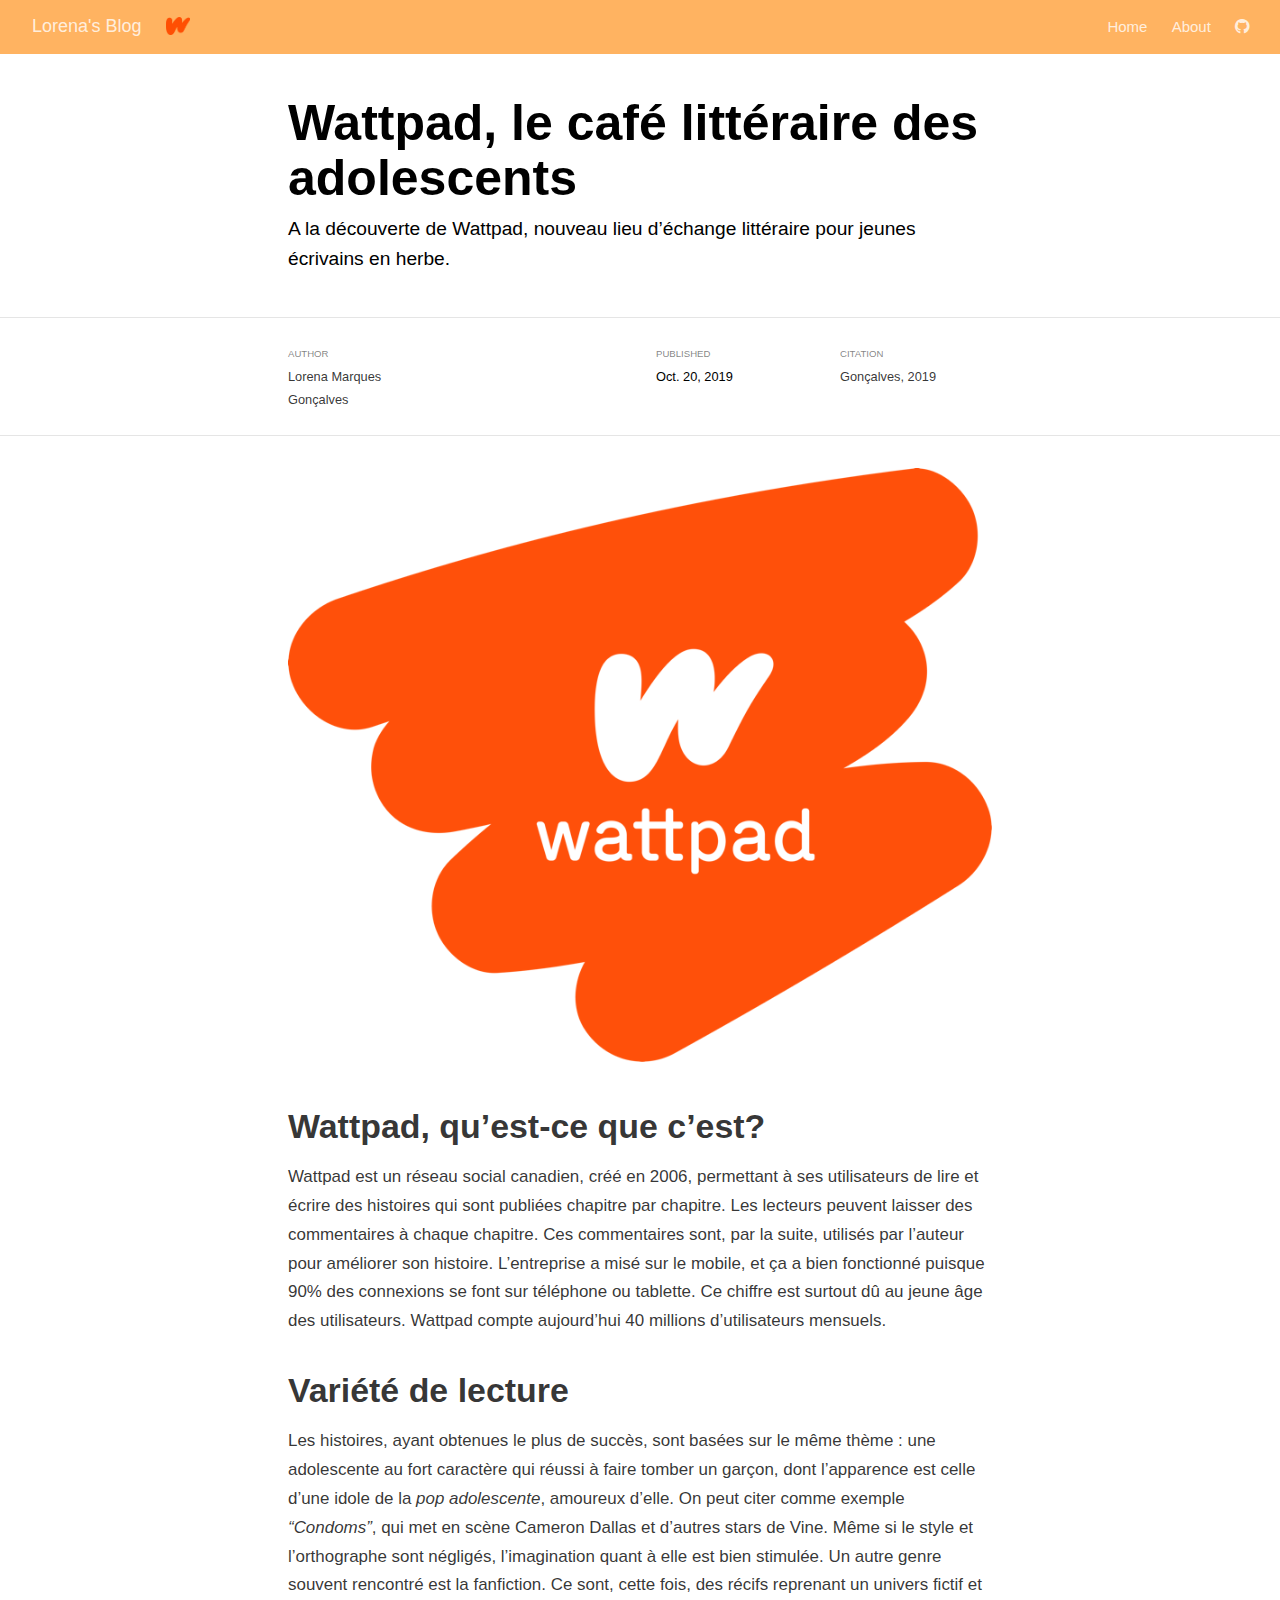
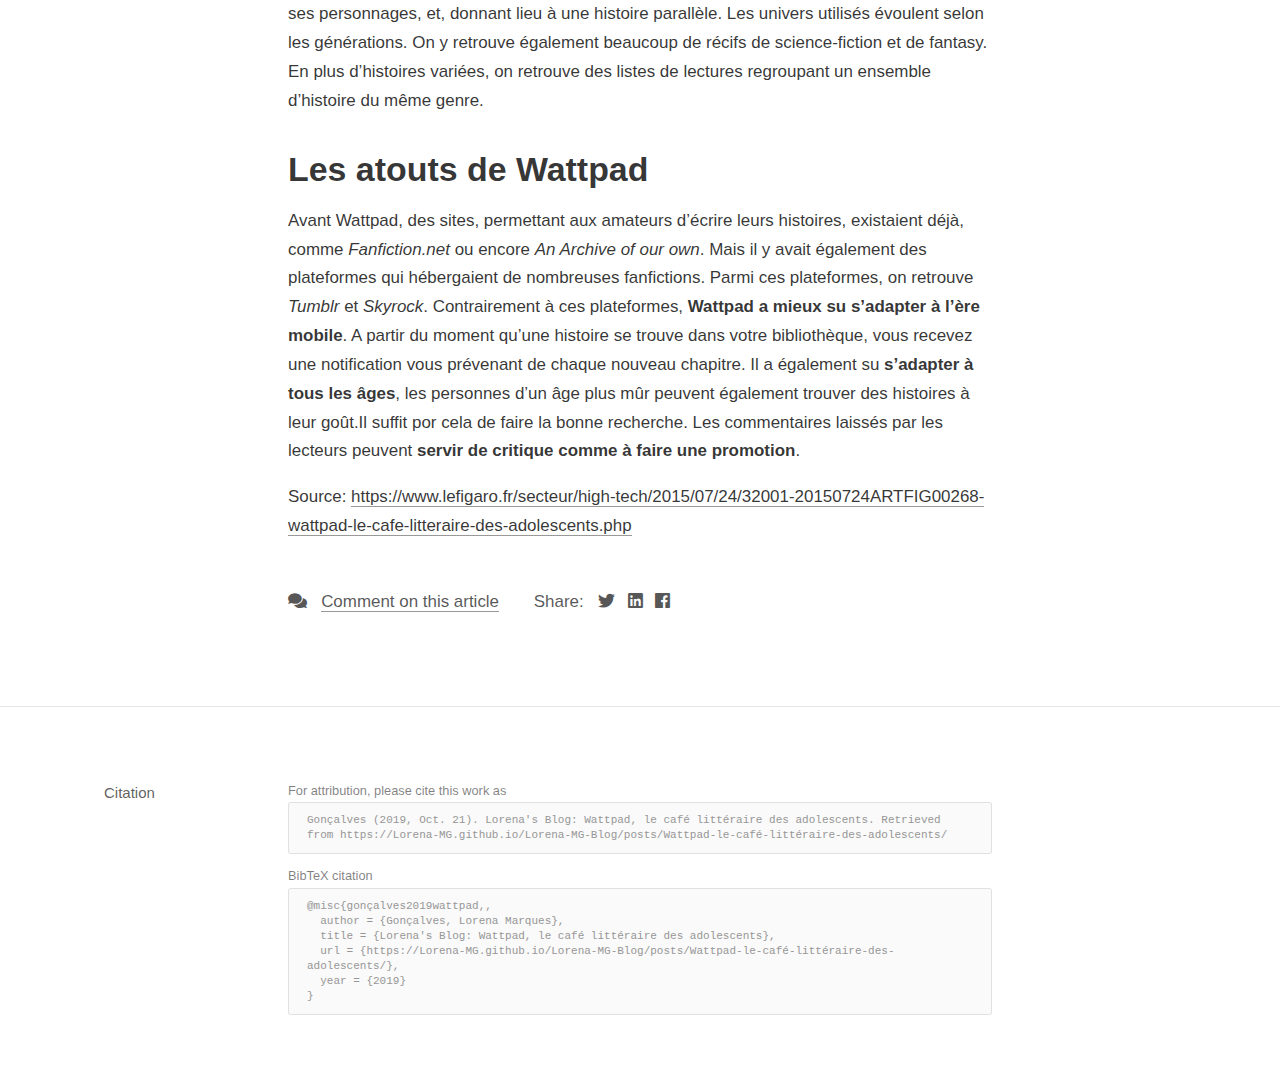
<file: docs/posts/Wattpad-le-café-littéraire-des-adolescents/index.html>
<!DOCTYPE html>

<html xmlns="http://www.w3.org/1999/xhtml" lang="" xml:lang="">

<head>
  <meta charset="utf-8"/>
  <meta name="viewport" content="width=device-width, initial-scale=1"/>
  <meta http-equiv="X-UA-Compatible" content="IE=Edge,chrome=1"/>
  <meta name="generator" content="distill" />

  <style type="text/css">
  /* Hide doc at startup (prevent jankiness while JS renders/transforms) */
  body {
    visibility: hidden;
  }
  </style>

 <!--radix_placeholder_import_source-->
 <!--/radix_placeholder_import_source-->

  <!--radix_placeholder_meta_tags-->
<title>Lorena's Blog: Wattpad, le café littéraire des adolescents</title>

<meta property="description" itemprop="description" content="A la découverte de Wattpad, nouveau lieu d&#39;échange littéraire pour jeunes écrivains en herbe."/>

<link rel="canonical" href="https://Lorena-MG.github.io/Lorena-MG-Blog/posts/Wattpad-le-café-littéraire-des-adolescents/"/>
<link rel="icon" type="image/png" href="../../images/logo.png"/>

<!--  https://schema.org/Article -->
<meta property="article:published" itemprop="datePublished" content="2019-10-21"/>
<meta property="article:created" itemprop="dateCreated" content="2019-10-21"/>
<meta name="article:author" content="Lorena Marques Gonçalves"/>

<!--  https://developers.facebook.com/docs/sharing/webmasters#markup -->
<meta property="og:title" content="Lorena&#39;s Blog: Wattpad, le café littéraire des adolescents"/>
<meta property="og:type" content="article"/>
<meta property="og:description" content="A la découverte de Wattpad, nouveau lieu d&#39;échange littéraire pour jeunes écrivains en herbe."/>
<meta property="og:url" content="https://Lorena-MG.github.io/Lorena-MG-Blog/posts/Wattpad-le-café-littéraire-des-adolescents/"/>
<meta property="og:locale" content="en_US"/>
<meta property="og:site_name" content="Lorena&#39;s Blog"/>

<!--  https://dev.twitter.com/cards/types/summary -->
<meta property="twitter:card" content="summary"/>
<meta property="twitter:title" content="Lorena&#39;s Blog: Wattpad, le café littéraire des adolescents"/>
<meta property="twitter:description" content="A la découverte de Wattpad, nouveau lieu d&#39;échange littéraire pour jeunes écrivains en herbe."/>
<meta property="twitter:url" content="https://Lorena-MG.github.io/Lorena-MG-Blog/posts/Wattpad-le-café-littéraire-des-adolescents/"/>

<!--  https://scholar.google.com/intl/en/scholar/inclusion.html#indexing -->
<meta name="citation_title" content="Lorena&#39;s Blog: Wattpad, le café littéraire des adolescents"/>
<meta name="citation_fulltext_html_url" content="https://Lorena-MG.github.io/Lorena-MG-Blog/posts/Wattpad-le-café-littéraire-des-adolescents/"/>
<meta name="citation_online_date" content="2019/10/21"/>
<meta name="citation_publication_date" content="2019/10/21"/>
<meta name="citation_author" content="Lorena Marques Gonçalves"/>
<!--/radix_placeholder_meta_tags-->
  <!--radix_placeholder_rmarkdown_metadata-->

<script type="text/json" id="radix-rmarkdown-metadata">
{"type":"list","attributes":{"names":{"type":"character","attributes":{},"value":["title","description","author","date","output","citation_url","canonical_url"]}},"value":[{"type":"character","attributes":{},"value":["Wattpad, le café littéraire des adolescents"]},{"type":"character","attributes":{},"value":["A la découverte de Wattpad, nouveau lieu d'échange littéraire pour jeunes écrivains en herbe."]},{"type":"list","attributes":{},"value":[{"type":"list","attributes":{"names":{"type":"character","attributes":{},"value":["name","url"]}},"value":[{"type":"character","attributes":{},"value":["Lorena Marques Gonçalves"]},{"type":"list","attributes":{"names":{"type":"character","attributes":{},"value":[]}},"value":[]}]}]},{"type":"character","attributes":{},"value":["10-21-2019"]},{"type":"list","attributes":{"names":{"type":"character","attributes":{},"value":["distill::distill_article"]}},"value":[{"type":"list","attributes":{"names":{"type":"character","attributes":{},"value":["self_contained"]}},"value":[{"type":"logical","attributes":{},"value":[false]}]}]},{"type":"character","attributes":{},"value":["https://Lorena-MG.github.io/Lorena-MG-Blog/posts/Wattpad-le-café-littéraire-des-adolescents/"]},{"type":"character","attributes":{},"value":["https://Lorena-MG.github.io/Lorena-MG-Blog/posts/Wattpad-le-café-littéraire-des-adolescents/"]}]}
</script>
<!--/radix_placeholder_rmarkdown_metadata-->
  
  <script type="text/json" id="radix-resource-manifest">
  {"type":"character","attributes":{},"value":["nom-de-votre-article_files/bowser-1.9.3/bowser.min.js","nom-de-votre-article_files/distill-2.2.21/template.v2.js","nom-de-votre-article_files/jquery-1.11.3/jquery.min.js","nom-de-votre-article_files/webcomponents-2.0.0/webcomponents.js","wattpad.png"]}
  </script>
  <!--radix_placeholder_navigation_in_header-->

<script type="application/javascript">

  window.headroom_prevent_pin = false;

  window.document.addEventListener("DOMContentLoaded", function (event) {

    // initialize headroom for banner
    var header = $('header').get(0);
    var headerHeight = header.offsetHeight;
    var headroom = new Headroom(header, {
      onPin : function() {
        if (window.headroom_prevent_pin) {
          window.headroom_prevent_pin = false;
          headroom.unpin();
        }
      }
    });
    headroom.init();
    if(window.location.hash)
      headroom.unpin();
    $(header).addClass('headroom--transition');

    // offset scroll location for banner on hash change
    // (see: https://github.com/WickyNilliams/headroom.js/issues/38)
    window.addEventListener("hashchange", function(event) {
      window.scrollTo(0, window.pageYOffset - (headerHeight + 25));
    });

    // responsive menu
    $('.distill-site-header').each(function(i, val) {
      var topnav = $(this);
      var toggle = topnav.find('.nav-toggle');
      toggle.on('click', function() {
        topnav.toggleClass('responsive');
      });
    });

    // nav dropdowns
    $('.nav-dropbtn').click(function(e) {
      $(this).next('.nav-dropdown-content').toggleClass('nav-dropdown-active');
      $(this).parent().siblings('.nav-dropdown')
         .children('.nav-dropdown-content').removeClass('nav-dropdown-active');
    });
    $("body").click(function(e){
      $('.nav-dropdown-content').removeClass('nav-dropdown-active');
    });
    $(".nav-dropdown").click(function(e){
      e.stopPropagation();
    });
  });
</script>

<style type="text/css">

/* Theme (user-documented overrideables for nav appearance) */

.distill-site-nav {
  color: rgba(255, 255, 255, 0.8);
  background-color: #455a64;
  font-size: 15px;
  font-weight: 300;
}

.distill-site-nav a {
  color: inherit;
  text-decoration: none;
}

.distill-site-nav a:hover {
  color: white;
}

@media print {
  .distill-site-nav {
    display: none;
  }
}

.distill-site-header {

}

.distill-site-footer {

}


/* Site Header */

.distill-site-header {
  width: 100%;
  box-sizing: border-box;
  z-index: 3;
}

.distill-site-header .nav-left {
  display: inline-block;
  margin-left: 8px;
}

@media screen and (max-width: 768px) {
  .distill-site-header .nav-left {
    margin-left: 0;
  }
}


.distill-site-header .nav-right {
  float: right;
  margin-right: 8px;
}

.distill-site-header a,
.distill-site-header .title {
  display: inline-block;
  text-align: center;
  padding: 14px 10px 14px 10px;
}

.distill-site-header .title {
  font-size: 18px;
}

.distill-site-header .logo {
  padding: 0;
}

.distill-site-header .logo img {
  display: none;
  max-height: 20px;
  width: auto;
  margin-bottom: -4px;
}

.distill-site-header .nav-image img {
  max-height: 18px;
  width: auto;
  display: inline-block;
  margin-bottom: -3px;
}



@media screen and (min-width: 1000px) {
  .distill-site-header .logo img {
    display: inline-block;
  }
  .distill-site-header .nav-left {
    margin-left: 20px;
  }
  .distill-site-header .nav-right {
    margin-right: 20px;
  }
  .distill-site-header .title {
    padding-left: 12px;
  }
}


.distill-site-header .nav-toggle {
  display: none;
}

.nav-dropdown {
  display: inline-block;
  position: relative;
}

.nav-dropdown .nav-dropbtn {
  border: none;
  outline: none;
  color: rgba(255, 255, 255, 0.8);
  padding: 16px 10px;
  background-color: transparent;
  font-family: inherit;
  font-size: inherit;
  font-weight: inherit;
  margin: 0;
  margin-top: 1px;
  z-index: 2;
}

.nav-dropdown-content {
  display: none;
  position: absolute;
  background-color: white;
  min-width: 200px;
  border: 1px solid rgba(0,0,0,0.15);
  border-radius: 4px;
  box-shadow: 0px 8px 16px 0px rgba(0,0,0,0.1);
  z-index: 1;
  margin-top: 2px;
  white-space: nowrap;
  padding-top: 4px;
  padding-bottom: 4px;
}

.nav-dropdown-content hr {
  margin-top: 4px;
  margin-bottom: 4px;
  border: none;
  border-bottom: 1px solid rgba(0, 0, 0, 0.1);
}

.nav-dropdown-active {
  display: block;
}

.nav-dropdown-content a, .nav-dropdown-content .nav-dropdown-header {
  color: black;
  padding: 6px 24px;
  text-decoration: none;
  display: block;
  text-align: left;
}

.nav-dropdown-content .nav-dropdown-header {
  display: block;
  padding: 5px 24px;
  padding-bottom: 0;
  text-transform: uppercase;
  font-size: 14px;
  color: #999999;
  white-space: nowrap;
}

.nav-dropdown:hover .nav-dropbtn {
  color: white;
}

.nav-dropdown-content a:hover {
  background-color: #ddd;
  color: black;
}

.nav-right .nav-dropdown-content {
  margin-left: -45%;
  right: 0;
}

@media screen and (max-width: 768px) {
  .distill-site-header a, .distill-site-header .nav-dropdown  {display: none;}
  .distill-site-header a.nav-toggle {
    float: right;
    display: block;
  }
  .distill-site-header .title {
    margin-left: 0;
  }
  .distill-site-header .nav-right {
    margin-right: 0;
  }
  .distill-site-header {
    overflow: hidden;
  }
  .nav-right .nav-dropdown-content {
    margin-left: 0;
  }
}


@media screen and (max-width: 768px) {
  .distill-site-header.responsive {position: relative;}
  .distill-site-header.responsive a.nav-toggle {
    position: absolute;
    right: 0;
    top: 0;
  }
  .distill-site-header.responsive a,
  .distill-site-header.responsive .nav-dropdown {
    display: block;
    text-align: left;
  }
  .distill-site-header.responsive .nav-left,
  .distill-site-header.responsive .nav-right {
    width: 100%;
  }
  .distill-site-header.responsive .nav-dropdown {float: none;}
  .distill-site-header.responsive .nav-dropdown-content {position: relative;}
  .distill-site-header.responsive .nav-dropdown .nav-dropbtn {
    display: block;
    width: 100%;
    text-align: left;
  }
}

/* Site Footer */

.distill-site-footer {
  width: 100%;
  overflow: hidden;
  box-sizing: border-box;
  z-index: 3;
  margin-top: 30px;
  padding-top: 30px;
  padding-bottom: 30px;
  text-align: center;
}

/* Headroom */

d-title {
  padding-top: 6rem;
}

@media print {
  d-title {
    padding-top: 4rem;
  }
}

.headroom {
  z-index: 1000;
  position: fixed;
  top: 0;
  left: 0;
  right: 0;
}

.headroom--transition {
  transition: all .4s ease-in-out;
}

.headroom--unpinned {
  top: -100px;
}

.headroom--pinned {
  top: 0;
}

</style>

<link href="../../site_libs/font-awesome-5.1.0/css/all.css" rel="stylesheet"/>
<link href="../../site_libs/font-awesome-5.1.0/css/v4-shims.css" rel="stylesheet"/>
<script src="../../site_libs/headroom-0.9.4/headroom.min.js"></script>
<!--/radix_placeholder_navigation_in_header-->
  <!--radix_placeholder_distill-->

<style type="text/css">

body {
  background-color: white;
}

.pandoc-table {
  width: 100%;
}

.pandoc-table>caption {
  margin-bottom: 10px;
}

.pandoc-table th:not([align]) {
  text-align: left;
}

.pagedtable-footer {
  font-size: 15px;
}

.html-widget {
  margin-bottom: 2.0em;
}

.l-screen-inset {
  padding-right: 16px;
}

.l-screen .caption {
  margin-left: 10px;
}

.shaded {
  background: rgb(247, 247, 247);
  padding-top: 20px;
  padding-bottom: 20px;
  border-top: 1px solid rgba(0, 0, 0, 0.1);
  border-bottom: 1px solid rgba(0, 0, 0, 0.1);
}

.shaded .html-widget {
  margin-bottom: 0;
  border: 1px solid rgba(0, 0, 0, 0.1);
}

.shaded .shaded-content {
  background: white;
}

.text-output {
  margin-top: 0;
  line-height: 1.5em;
}

.hidden {
  display: none !important;
}

d-article {
  padding-bottom: 30px;
}

d-appendix {
  padding-top: 30px;
}

d-article>p>img {
  width: 100%;
}

d-article iframe {
  border: 1px solid rgba(0, 0, 0, 0.1);
  margin-bottom: 2.0em;
  width: 100%;
}

figure img.external {
  background: white;
  border: 1px solid rgba(0, 0, 0, 0.1);
  box-shadow: 0 1px 8px rgba(0, 0, 0, 0.1);
  padding: 18px;
  box-sizing: border-box;
}

/* CSS for table of contents */

.d-toc {
  color: rgba(0,0,0,0.8);
  font-size: 0.8em;
  line-height: 1em;
}

.d-toc-header {
  font-size: 0.6rem;
  font-weight: 400;
  color: rgba(0, 0, 0, 0.5);
  text-transform: uppercase;
  margin-top: 0;
  margin-bottom: 1.3em;
}

.d-toc a {
  border-bottom: none;
}

.d-toc ul {
  padding-left: 0;
}

.d-toc li>ul {
  padding-top: 0.8em;
  padding-left: 16px;
  margin-bottom: 0.6em;
}

.d-toc ul,
.d-toc li {
  list-style-type: none;
}

.d-toc li {
  margin-bottom: 0.9em;
}

.d-toc-separator {
  margin-top: 20px;
  margin-bottom: 2em;
}

.d-article-with-toc {
  border-top: none;
  padding-top: 0;
}



/* Tweak code blocks (note that this CSS is repeated above in an injection
   into the d-code shadow dom) */

d-code {
  overflow-x: auto !important;
}

pre.d-code code.d-code {
  padding-left: 10px;
  font-size: 12px;
  border-left: 2px solid rgba(0,0,0,0.1);
}

pre.text-output {

  font-size: 12px;
  color: black;
  background: none;
  font-family: Consolas, Monaco, 'Andale Mono', 'Ubuntu Mono', monospace;
  text-align: left;
  white-space: pre;
  word-spacing: normal;
  word-break: normal;
  word-wrap: normal;
  line-height: 1.5;

  -moz-tab-size: 4;
  -o-tab-size: 4;
  tab-size: 4;

  -webkit-hyphens: none;
  -moz-hyphens: none;
  -ms-hyphens: none;
  hyphens: none;
}

@media(min-width: 768px) {

d-code {
  overflow-x: visible !important;
}

pre.d-code code.d-code  {
    padding-left: 18px;
    font-size: 14px;
}
pre.text-output {
  font-size: 14px;
}
}

/* Figure */

.figure {
  position: relative;
  margin-bottom: 2.5em;
  margin-top: 1.5em;
}

.figure img {
  width: 100%;
}

.figure .caption {
  color: rgba(0, 0, 0, 0.6);
  font-size: 12px;
  line-height: 1.5em;
}

.figure img.external {
  background: white;
  border: 1px solid rgba(0, 0, 0, 0.1);
  box-shadow: 0 1px 8px rgba(0, 0, 0, 0.1);
  padding: 18px;
  box-sizing: border-box;
}

.figure .caption a {
  color: rgba(0, 0, 0, 0.6);
}

.figure .caption b,
.figure .caption strong, {
  font-weight: 600;
  color: rgba(0, 0, 0, 1.0);
}



/* Tweak 1000px media break to show more text */

@media(min-width: 1000px) {
  .base-grid,
  distill-header,
  d-title,
  d-abstract,
  d-article,
  d-appendix,
  distill-appendix,
  d-byline,
  d-footnote-list,
  d-citation-list,
  distill-footer {
    grid-template-columns: [screen-start] 1fr [page-start kicker-start] 80px [middle-start] 50px [text-start kicker-end] 65px 65px 65px 65px 65px 65px 65px 65px [text-end gutter-start] 65px [middle-end] 65px [page-end gutter-end] 1fr [screen-end];
    grid-column-gap: 16px;
  }

  .grid {
    grid-column-gap: 16px;
  }

  d-article {
    font-size: 1.06rem;
    line-height: 1.7em;
  }
  figure .caption, .figure .caption, figure figcaption {
    font-size: 13px;
  }
}

@media(min-width: 1180px) {
  .base-grid,
  distill-header,
  d-title,
  d-abstract,
  d-article,
  d-appendix,
  distill-appendix,
  d-byline,
  d-footnote-list,
  d-citation-list,
  distill-footer {
    grid-template-columns: [screen-start] 1fr [page-start kicker-start] 60px [middle-start] 60px [text-start kicker-end] 60px 60px 60px 60px 60px 60px 60px 60px [text-end gutter-start] 60px [middle-end] 60px [page-end gutter-end] 1fr [screen-end];
    grid-column-gap: 32px;
  }

  .grid {
    grid-column-gap: 32px;
  }
}


/* Get the citation styles for the appendix (not auto-injected on render since
   we do our own rendering of the citation appendix) */

d-appendix .citation-appendix,
.d-appendix .citation-appendix {
  font-size: 11px;
  line-height: 15px;
  border-left: 1px solid rgba(0, 0, 0, 0.1);
  padding-left: 18px;
  border: 1px solid rgba(0,0,0,0.1);
  background: rgba(0, 0, 0, 0.02);
  padding: 10px 18px;
  border-radius: 3px;
  color: rgba(150, 150, 150, 1);
  overflow: hidden;
  margin-top: -12px;
  white-space: pre-wrap;
  word-wrap: break-word;
}


/* Social footer */

.social_footer {
  margin-top: 30px;
  margin-bottom: 0;
  color: rgba(0,0,0,0.67);
}

.disqus-comments {
  margin-right: 30px;
}

.disqus-comment-count {
  border-bottom: 1px solid rgba(0, 0, 0, 0.4);
  cursor: pointer;
}

#disqus_thread {
  margin-top: 30px;
}

.article-sharing a {
  border-bottom: none;
  margin-right: 8px;
}

.article-sharing a:hover {
  border-bottom: none;
}

.sidebar-section.subscribe {
  font-size: 12px;
  line-height: 1.6em;
}

.subscribe p {
  margin-bottom: 0.5em;
}


.article-footer .subscribe {
  font-size: 15px;
  margin-top: 45px;
}


/* Improve display for browsers without grid (IE/Edge <= 15) */

.downlevel {
  line-height: 1.6em;
  font-family: -apple-system, BlinkMacSystemFont, "Segoe UI", Roboto, Oxygen, Ubuntu, Cantarell, "Fira Sans", "Droid Sans", "Helvetica Neue", Arial, sans-serif;
  margin: 0;
}

.downlevel .d-title {
  padding-top: 6rem;
  padding-bottom: 1.5rem;
}

.downlevel .d-title h1 {
  font-size: 50px;
  font-weight: 700;
  line-height: 1.1em;
  margin: 0 0 0.5rem;
}

.downlevel .d-title p {
  font-weight: 300;
  font-size: 1.2rem;
  line-height: 1.55em;
  margin-top: 0;
}

.downlevel .d-byline {
  padding-top: 0.8em;
  padding-bottom: 0.8em;
  font-size: 0.8rem;
  line-height: 1.8em;
}

.downlevel .section-separator {
  border: none;
  border-top: 1px solid rgba(0, 0, 0, 0.1);
}

.downlevel .d-article {
  font-size: 1.06rem;
  line-height: 1.7em;
  padding-top: 1rem;
  padding-bottom: 2rem;
}


.downlevel .d-appendix {
  padding-left: 0;
  padding-right: 0;
  max-width: none;
  font-size: 0.8em;
  line-height: 1.7em;
  margin-bottom: 0;
  color: rgba(0,0,0,0.5);
  padding-top: 40px;
  padding-bottom: 48px;
}

.downlevel .footnotes ol {
  padding-left: 13px;
}

.downlevel .base-grid,
.downlevel .distill-header,
.downlevel .d-title,
.downlevel .d-abstract,
.downlevel .d-article,
.downlevel .d-appendix,
.downlevel .distill-appendix,
.downlevel .d-byline,
.downlevel .d-footnote-list,
.downlevel .d-citation-list,
.downlevel .distill-footer,
.downlevel .appendix-bottom,
.downlevel .posts-container {
  padding-left: 40px;
  padding-right: 40px;
}

@media(min-width: 768px) {
  .downlevel .base-grid,
  .downlevel .distill-header,
  .downlevel .d-title,
  .downlevel .d-abstract,
  .downlevel .d-article,
  .downlevel .d-appendix,
  .downlevel .distill-appendix,
  .downlevel .d-byline,
  .downlevel .d-footnote-list,
  .downlevel .d-citation-list,
  .downlevel .distill-footer,
  .downlevel .appendix-bottom,
  .downlevel .posts-container {
  padding-left: 150px;
  padding-right: 150px;
  max-width: 900px;
}
}

.downlevel pre code {
  display: block;
  border-left: 2px solid rgba(0, 0, 0, .1);
  padding: 0 0 0 20px;
  font-size: 14px;
}

.downlevel code, .downlevel pre {
  color: black;
  background: none;
  font-family: Consolas, Monaco, 'Andale Mono', 'Ubuntu Mono', monospace;
  text-align: left;
  white-space: pre;
  word-spacing: normal;
  word-break: normal;
  word-wrap: normal;
  line-height: 1.5;

  -moz-tab-size: 4;
  -o-tab-size: 4;
  tab-size: 4;

  -webkit-hyphens: none;
  -moz-hyphens: none;
  -ms-hyphens: none;
  hyphens: none;
}

</style>

<script type="application/javascript">

function is_downlevel_browser() {
  if (bowser.isUnsupportedBrowser({ msie: "12", msedge: "16"},
                                 window.navigator.userAgent)) {
    return true;
  } else {
    return window.load_distill_framework === undefined;
  }
}

// show body when load is complete
function on_load_complete() {

  // set body to visible
  document.body.style.visibility = 'visible';

  // force redraw for leaflet widgets
  if (window.HTMLWidgets) {
    var maps = window.HTMLWidgets.findAll(".leaflet");
    $.each(maps, function(i, el) {
      var map = this.getMap();
      map.invalidateSize();
      map.eachLayer(function(layer) {
        if (layer instanceof L.TileLayer)
          layer.redraw();
      });
    });
  }

  // trigger 'shown' so htmlwidgets resize
  $('d-article').trigger('shown');
}

function init_distill() {

  init_common();

  // create front matter
  var front_matter = $('<d-front-matter></d-front-matter>');
  $('#distill-front-matter').wrap(front_matter);

  // create d-title
  $('.d-title').changeElementType('d-title');

  // create d-byline
  var byline = $('<d-byline></d-byline>');
  $('.d-byline').replaceWith(byline);

  // create d-article
  var article = $('<d-article></d-article>');
  $('.d-article').wrap(article).children().unwrap();

  // move posts container into article
  $('.posts-container').appendTo($('d-article'));

  // create d-appendix
  $('.d-appendix').changeElementType('d-appendix');

  // create d-bibliography
  var bibliography = $('<d-bibliography></d-bibliography>');
  $('#distill-bibliography').wrap(bibliography);

  // flag indicating that we have appendix items
  var appendix = $('.appendix-bottom').children('h3').length > 0;

  // replace citations with <d-cite>
  $('.citation').each(function(i, val) {
    appendix = true;
    var cites = $(this).attr('data-cites').split(" ");
    var dt_cite = $('<d-cite></d-cite>');
    dt_cite.attr('key', cites.join());
    $(this).replaceWith(dt_cite);
  });
  // remove refs
  $('#refs').remove();

  // replace footnotes with <d-footnote>
  $('.footnote-ref').each(function(i, val) {
    appendix = true;
    var href = $(this).attr('href');
    var id = href.replace('#', '');
    var fn = $('#' + id);
    var fn_p = $('#' + id + '>p');
    fn_p.find('.footnote-back').remove();
    var text = fn_p.html();
    var dtfn = $('<d-footnote></d-footnote>');
    dtfn.html(text);
    $(this).replaceWith(dtfn);
  });
  // remove footnotes
  $('.footnotes').remove();

  $('h1.appendix, h2.appendix').each(function(i, val) {
    $(this).changeElementType('h3');
  });
  $('h3.appendix').each(function(i, val) {
    var id = $(this).attr('id');
    $('.d-toc a[href="#' + id + '"]').parent().remove();
    appendix = true;
    $(this).nextUntil($('h1, h2, h3')).addBack().appendTo($('d-appendix'));
  });

  // show d-appendix if we have appendix content
  $("d-appendix").css('display', appendix ? 'grid' : 'none');

  // replace code blocks with d-code
  $('pre>code').each(function(i, val) {
    var code = $(this);
    var pre = code.parent();
    var clz = "";
    var language = pre.attr('class');
    if (language) {
      // map unknown languages to "clike" (without this they just dissapear)
      if ($.inArray(language, ["bash", "clike", "css", "go", "html",
                               "javascript", "js", "julia", "lua", "markdown",
                               "markup", "mathml", "python", "svg", "xml"]) == -1)
        language = "clike";
      language = ' language="' + language + '"';
      var dt_code = $('<d-code block' + language + clz + '></d-code>');
      dt_code.text(code.text());
      pre.replaceWith(dt_code);
    } else {
      code.addClass('text-output').unwrap().changeElementType('pre');
    }
  });

  // localize layout chunks to just output
  $('.layout-chunk').each(function(i, val) {

    // capture layout
    var layout = $(this).attr('data-layout');

    // apply layout to markdown level block elements
    var elements = $(this).children().not('d-code, pre.text-output, script');
    elements.each(function(i, el) {
      var layout_div = $('<div class="' + layout + '"></div>');
      if (layout_div.hasClass('shaded')) {
        var shaded_content = $('<div class="shaded-content"></div>');
        $(this).wrap(shaded_content);
        $(this).parent().wrap(layout_div);
      } else {
        $(this).wrap(layout_div);
      }
    });


    // unwrap the layout-chunk div
    $(this).children().unwrap();
  });

  // load distill framework
  load_distill_framework();

  // wait for window.distillRunlevel == 4 to do post processing
  function distill_post_process() {

    if (!window.distillRunlevel || window.distillRunlevel < 4)
      return;

    // hide author/affiliations entirely if we have no authors
    var front_matter = JSON.parse($("#distill-front-matter").html());
    var have_authors = front_matter.authors && front_matter.authors.length > 0;
    if (!have_authors)
      $('d-byline').addClass('hidden');

    // table of contents
    if (have_authors) // adjust border if we are in authors
      $('.d-toc').parent().addClass('d-article-with-toc');

    // strip links that point to #
    $('.authors-affiliations').find('a[href="#"]').removeAttr('href');

    // hide elements of author/affiliations grid that have no value
    function hide_byline_column(caption) {
      $('d-byline').find('h3:contains("' + caption + '")').parent().css('visibility', 'hidden');
    }

    // affiliations
    var have_affiliations = false;
    for (var i = 0; i<front_matter.authors.length; ++i) {
      var author = front_matter.authors[i];
      if (author.affiliation !== "&nbsp;") {
        have_affiliations = true;
        break;
      }
    }
    if (!have_affiliations)
      $('d-byline').find('h3:contains("Affiliations")').css('visibility', 'hidden');

    // published date
    if (!front_matter.publishedDate)
      hide_byline_column("Published");

    // document object identifier
    var doi = $('d-byline').find('h3:contains("DOI")');
    var doi_p = doi.next().empty();
    if (!front_matter.doi) {
      // if we have a citation and valid citationText then link to that
      if ($('#citation').length > 0 && front_matter.citationText) {
        doi.html('Citation');
        $('<a href="#citation"></a>')
          .text(front_matter.citationText)
          .appendTo(doi_p);
      } else {
        hide_byline_column("DOI");
      }
    } else {
      $('<a></a>')
         .attr('href', "https://doi.org/" + front_matter.doi)
         .html(front_matter.doi)
         .appendTo(doi_p);
    }

     // change plural form of authors/affiliations
    if (front_matter.authors.length === 1) {
      var grid = $('.authors-affiliations');
      grid.children('h3:contains("Authors")').text('Author');
      grid.children('h3:contains("Affiliations")').text('Affiliation');
    }

    // inject pre code styles (can't do this with a global stylesheet b/c a shadow root is used)
    $('d-code').each(function(i, val) {
      var style = document.createElement('style');
      style.innerHTML = 'pre code { padding-left: 10px; font-size: 12px; border-left: 2px solid rgba(0,0,0,0.1); } ' +
                        '@media(min-width: 768px) { pre code { padding-left: 18px; font-size: 14px; } }';
      if (this.shadowRoot)
        this.shadowRoot.appendChild(style);
    });

    // move appendix-bottom entries to the bottom
    $('.appendix-bottom').appendTo('d-appendix').children().unwrap();
    $('.appendix-bottom').remove();

    // clear polling timer
    clearInterval(tid);

    // show body now that everything is ready
    on_load_complete();
  }

  var tid = setInterval(distill_post_process, 50);
  distill_post_process();

}

function init_downlevel() {

  init_common();

   // insert hr after d-title
  $('.d-title').after($('<hr class="section-separator"/>'));

  // check if we have authors
  var front_matter = JSON.parse($("#distill-front-matter").html());
  var have_authors = front_matter.authors && front_matter.authors.length > 0;

  // manage byline/border
  if (!have_authors)
    $('.d-byline').remove();
  $('.d-byline').after($('<hr class="section-separator"/>'));
  $('.d-byline a').remove();

  // remove toc
  $('.d-toc-header').remove();
  $('.d-toc').remove();
  $('.d-toc-separator').remove();

  // move appendix elements
  $('h1.appendix, h2.appendix').each(function(i, val) {
    $(this).changeElementType('h3');
  });
  $('h3.appendix').each(function(i, val) {
    $(this).nextUntil($('h1, h2, h3')).addBack().appendTo($('.d-appendix'));
  });


  // inject headers into references and footnotes
  var refs_header = $('<h3></h3>');
  refs_header.text('References');
  $('#refs').prepend(refs_header);

  var footnotes_header = $('<h3></h3');
  footnotes_header.text('Footnotes');
  $('.footnotes').children('hr').first().replaceWith(footnotes_header);

  // move appendix-bottom entries to the bottom
  $('.appendix-bottom').appendTo('.d-appendix').children().unwrap();
  $('.appendix-bottom').remove();

  // remove appendix if it's empty
  if ($('.d-appendix').children().length === 0)
    $('.d-appendix').remove();

  // prepend separator above appendix
  $('.d-appendix').before($('<hr class="section-separator" style="clear: both"/>'));

  // trim code
  $('pre>code').each(function(i, val) {
    $(this).html($.trim($(this).html()));
  });

  // move posts-container right before article
  $('.posts-container').insertBefore($('.d-article'));

  $('body').addClass('downlevel');

  on_load_complete();
}


function init_common() {

  // jquery plugin to change element types
  (function($) {
    $.fn.changeElementType = function(newType) {
      var attrs = {};

      $.each(this[0].attributes, function(idx, attr) {
        attrs[attr.nodeName] = attr.nodeValue;
      });

      this.replaceWith(function() {
        return $("<" + newType + "/>", attrs).append($(this).contents());
      });
    };
  })(jQuery);

  // prevent underline for linked images
  $('a > img').parent().css({'border-bottom' : 'none'});

  // mark non-body figures created by knitr chunks as 100% width
  $('.layout-chunk').each(function(i, val) {
    var figures = $(this).find('img, .html-widget');
    if ($(this).attr('data-layout') !== "l-body") {
      figures.css('width', '100%');
    } else {
      figures.css('max-width', '100%');
      figures.filter("[width]").each(function(i, val) {
        var fig = $(this);
        fig.css('width', fig.attr('width') + 'px');
      });

    }
  });

  // auto-append index.html to post-preview links in file: protocol
  // and in rstudio ide preview
  $('.post-preview').each(function(i, val) {
    if (window.location.protocol === "file:")
      $(this).attr('href', $(this).attr('href') + "index.html");
  });

  // get rid of index.html references in header
  if (window.location.protocol !== "file:") {
    $('.distill-site-header a[href]').each(function(i,val) {
      $(this).attr('href', $(this).attr('href').replace("index.html", "./"));
    });
  }

  // add class to pandoc style tables
  $('tr.header').parent('thead').parent('table').addClass('pandoc-table');
  $('.kable-table').children('table').addClass('pandoc-table');

  // add figcaption style to table captions
  $('caption').parent('table').addClass("figcaption");

  // initialize posts list
  if (window.init_posts_list)
    window.init_posts_list();

  // implmement disqus comment link
  $('.disqus-comment-count').click(function() {
    window.headroom_prevent_pin = true;
    $('#disqus_thread').toggleClass('hidden');
    if (!$('#disqus_thread').hasClass('hidden')) {
      var offset = $(this).offset();
      $(window).resize();
      $('html, body').animate({
        scrollTop: offset.top - 35
      });
    }
  });
}

document.addEventListener('DOMContentLoaded', function() {
  if (is_downlevel_browser())
    init_downlevel();
  else
    window.addEventListener('WebComponentsReady', init_distill);
});

</script>

<!--/radix_placeholder_distill-->
  <script src="../../site_libs/jquery-1.11.3/jquery.min.js"></script>
  <script src="../../site_libs/bowser-1.9.3/bowser.min.js"></script>
  <script src="../../site_libs/webcomponents-2.0.0/webcomponents.js"></script>
  <script src="../../site_libs/distill-2.2.21/template.v2.js"></script>
  <!--radix_placeholder_site_in_header-->
<style type="text/css">
.distill-site-nav {
  color: rgba(255, 255, 255, 0.8);
  background-color: #ffb361;
  font-size: 15px;
  font-weight: 300;
}

.distill-site-nav a {
  color: inherit;
  text-decoration: none;
}

.distill-site-nav a:hover {
  color: white;
}

.distill-site-header {
}

.distill-site-footer {
}

@media print {
  .distill-site-nav {
    display: none;
  }
}

</style>
<!--/radix_placeholder_site_in_header-->


</head>

<body>

<!--radix_placeholder_front_matter-->

<script id="distill-front-matter" type="text/json">
{"title":"Wattpad, le café littéraire des adolescents","description":"A la découverte de Wattpad, nouveau lieu d'échange littéraire pour jeunes écrivains en herbe.","authors":[{"author":"Lorena Marques Gonçalves","authorURL":{},"affiliation":"&nbsp;","affiliationURL":"#"}],"publishedDate":"2019-10-21T00:00:00.000+02:00","citationText":"Gonçalves, 2019"}
</script>

<!--/radix_placeholder_front_matter-->
<!--radix_placeholder_navigation_before_body-->
<header class="header header--fixed" role="banner">
<nav class="distill-site-nav distill-site-header">
<div class="nav-left">
<a href="../../index.html" class="title">Lorena's Blog</a>
<a class="nav-image">
<img src="../../images/logo.png"/>
</a>
</div>
<div class="nav-right">
<a href="../../index.html">Home</a>
<a href="../../about.html">About</a>
<a href="https://github.com/Lorena-MG/Lorena-MG-Blog">
<i class="fab fa-github"></i>
</a>
<a href="javascript:void(0);" class="nav-toggle">&#9776;</a>
</div>
</nav>
</header>
<!--/radix_placeholder_navigation_before_body-->
<!--radix_placeholder_site_before_body-->
<!--/radix_placeholder_site_before_body-->

<div class="d-title">
<h1>Wattpad, le café littéraire des adolescents</h1>
<p>A la découverte de Wattpad, nouveau lieu d’échange littéraire pour jeunes écrivains en herbe.</p>
</div>

<div class="d-byline">
  Lorena Marques Gonçalves true 
  
<br/>10-21-2019
</div>

<div class="d-article">
<p><img src="wattpad.png" /></p>
<h1 id="wattpad-quest-ce-que-cest">Wattpad, qu’est-ce que c’est?</h1>
<p>Wattpad est un réseau social canadien, créé en 2006, permettant à ses utilisateurs de lire et écrire des histoires qui sont publiées chapitre par chapitre. Les lecteurs peuvent laisser des commentaires à chaque chapitre. Ces commentaires sont, par la suite, utilisés par l’auteur pour améliorer son histoire. L’entreprise a misé sur le mobile, et ça a bien fonctionné puisque 90% des connexions se font sur téléphone ou tablette. Ce chiffre est surtout dû au jeune âge des utilisateurs. Wattpad compte aujourd’hui 40 millions d’utilisateurs mensuels.</p>
<h1 id="variete-de-lecture">Variété de lecture</h1>
<p>Les histoires, ayant obtenues le plus de succès, sont basées sur le même thème : une adolescente au fort caractère qui réussi à faire tomber un garçon, dont l’apparence est celle d’une idole de la <em>pop adolescente</em>, amoureux d’elle. On peut citer comme exemple <em>“Condoms”</em>, qui met en scène Cameron Dallas et d’autres stars de Vine. Même si le style et l’orthographe sont négligés, l’imagination quant à elle est bien stimulée. Un autre genre souvent rencontré est la fanfiction. Ce sont, cette fois, des récifs reprenant un univers fictif et ses personnages, et, donnant lieu à une histoire parallèle. Les univers utilisés évoulent selon les générations. On y retrouve également beaucoup de récifs de science-fiction et de fantasy. En plus d’histoires variées, on retrouve des listes de lectures regroupant un ensemble d’histoire du même genre.</p>
<h1 id="les-atouts-de-wattpad">Les atouts de Wattpad</h1>
<p>Avant Wattpad, des sites, permettant aux amateurs d’écrire leurs histoires, existaient déjà, comme <em>Fanfiction.net</em> ou encore <em>An Archive of our own</em>. Mais il y avait également des plateformes qui hébergaient de nombreuses fanfictions. Parmi ces plateformes, on retrouve <em>Tumblr</em> et <em>Skyrock</em>. Contrairement à ces plateformes, <strong>Wattpad a mieux su s’adapter à l’ère mobile</strong>. A partir du moment qu’une histoire se trouve dans votre bibliothèque, vous recevez une notification vous prévenant de chaque nouveau chapitre. Il a également su <strong>s’adapter à tous les âges</strong>, les personnes d’un âge plus mûr peuvent également trouver des histoires à leur goût.Il suffit por cela de faire la bonne recherche. Les commentaires laissés par les lecteurs peuvent <strong>servir de critique comme à faire une promotion</strong>.</p>
<p>Source: <a href="https://www.lefigaro.fr/secteur/high-tech/2015/07/24/32001-20150724ARTFIG00268-wattpad-le-cafe-litteraire-des-adolescents.php" class="uri">https://www.lefigaro.fr/secteur/high-tech/2015/07/24/32001-20150724ARTFIG00268-wattpad-le-cafe-litteraire-des-adolescents.php</a></p>
<!--radix_placeholder_article_footer-->
<div class="article-footer">
  <p class="social_footer">
    <span class="disqus-comments">
      <i class="fas fa-comments"></i>
      &nbsp;
      <span class="disqus-comment-count" data-disqus-identifier="posts/Wattpad-le-café-littéraire-des-adolescents/">Comment on this article</span>
    </span>
    <span class="article-sharing">
      Share: &nbsp;
      <a href="https://twitter.com/share?text=Wattpad%2C%20le%20caf%C3%A9%20litt%C3%A9raire%20des%20adolescents&amp;url=https%3A%2F%2FLorena-MG.github.io%2FLorena-MG-Blog%2Fposts%2FWattpad-le-caf%C3%A9-litt%C3%A9raire-des-adolescents%2F">
        <i class="fab fa-twitter"></i>
      </a>
      <a href="https://www.linkedin.com/shareArticle?mini=true&amp;url=https%3A%2F%2FLorena-MG.github.io%2FLorena-MG-Blog%2Fposts%2FWattpad-le-caf%C3%A9-litt%C3%A9raire-des-adolescents%2F&amp;title=Wattpad%2C%20le%20caf%C3%A9%20litt%C3%A9raire%20des%20adolescents">
        <i class="fab fa-linkedin"></i>
      </a>
      <a href="https://www.facebook.com/sharer/sharer.php?s=100&amp;p[url]=https%3A%2F%2FLorena-MG.github.io%2FLorena-MG-Blog%2Fposts%2FWattpad-le-caf%C3%A9-litt%C3%A9raire-des-adolescents%2F">
        <i class="fab fa-facebook"></i>
      </a>
    </span>
  </p>
  <script id="dsq-count-scr" src="https://lorena-mg-blog.disqus.com/count.js" async></script>
  <div id="disqus_thread" class="hidden"></div>
  <script>
var disqus_config = function () {
  this.page.url = 'https://Lorena-MG.github.io/Lorena-MG-Blog/posts/Wattpad-le-café-littéraire-des-adolescents/';
  this.page.identifier = 'posts/Wattpad-le-café-littéraire-des-adolescents/';
};
(function() {
  var d = document, s = d.createElement('script');
  s.src = 'https://lorena-mg-blog.disqus.com/embed.js';
  s.setAttribute('data-timestamp', +new Date());
  (d.head || d.body).appendChild(s);
})();
</script>
</div>
<!--/radix_placeholder_article_footer-->
</div>

<div class="d-appendix">
</div>


<!--radix_placeholder_site_after_body-->
<!--/radix_placeholder_site_after_body-->
<!--radix_placeholder_appendices-->
<div class="appendix-bottom">
  <h3 id="citation">Citation</h3>
  <p>For attribution, please cite this work as</p>
  <pre class="citation-appendix short">Gonçalves (2019, Oct. 21). Lorena's Blog: Wattpad, le café littéraire des adolescents. Retrieved from https://Lorena-MG.github.io/Lorena-MG-Blog/posts/Wattpad-le-café-littéraire-des-adolescents/</pre>
  <p>BibTeX citation</p>
  <pre class="citation-appendix long">@misc{gonçalves2019wattpad,,
  author = {Gonçalves, Lorena Marques},
  title = {Lorena's Blog: Wattpad, le café littéraire des adolescents},
  url = {https://Lorena-MG.github.io/Lorena-MG-Blog/posts/Wattpad-le-café-littéraire-des-adolescents/},
  year = {2019}
}</pre>
</div>
<!--/radix_placeholder_appendices-->
<!--radix_placeholder_navigation_after_body-->
<!--/radix_placeholder_navigation_after_body-->

</body>

</html>
</file>
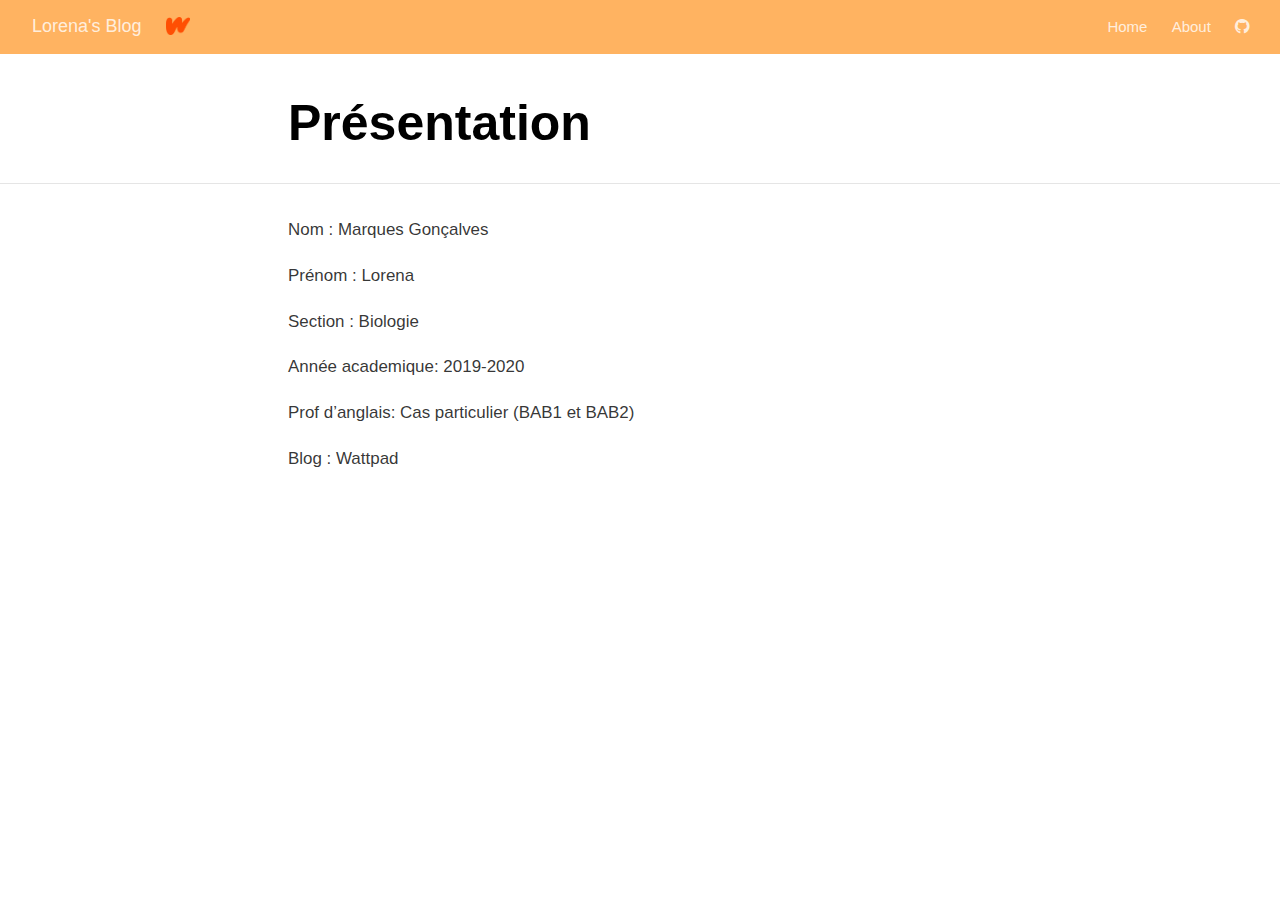
<file: docs/about.html>
<!DOCTYPE html>

<html xmlns="http://www.w3.org/1999/xhtml" lang="" xml:lang="">

<head>
  <meta charset="utf-8"/>
  <meta name="viewport" content="width=device-width, initial-scale=1"/>
  <meta http-equiv="X-UA-Compatible" content="IE=Edge,chrome=1"/>
  <meta name="generator" content="distill" />

  <style type="text/css">
  /* Hide doc at startup (prevent jankiness while JS renders/transforms) */
  body {
    visibility: hidden;
  }
  </style>

 <!--radix_placeholder_import_source-->
 <!--/radix_placeholder_import_source-->

  <!--radix_placeholder_meta_tags-->
  <title>Lorena's Blog: Présentation</title>
  
  
  <link rel="icon" type="image/png" href="images/logo.png"/>
  
  
  <!--  https://developers.facebook.com/docs/sharing/webmasters#markup -->
  <meta property="og:title" content="Lorena&#39;s Blog: Présentation"/>
  <meta property="og:type" content="article"/>
  <meta property="og:locale" content="en_US"/>
  <meta property="og:site_name" content="Lorena&#39;s Blog"/>
  
  <!--  https://dev.twitter.com/cards/types/summary -->
  <meta property="twitter:card" content="summary"/>
  <meta property="twitter:title" content="Lorena&#39;s Blog: Présentation"/>
  
  <!--/radix_placeholder_meta_tags-->
  <!--radix_placeholder_rmarkdown_metadata-->
  
  <script type="text/json" id="radix-rmarkdown-metadata">
  {"type":"list","attributes":{"names":{"type":"character","attributes":{},"value":["title"]}},"value":[{"type":"character","attributes":{},"value":["Présentation"]}]}
  </script>
  <!--/radix_placeholder_rmarkdown_metadata-->
  <!--radix_placeholder_navigation_in_header-->
  
  <script type="application/javascript">
  
    window.headroom_prevent_pin = false;
  
    window.document.addEventListener("DOMContentLoaded", function (event) {
  
      // initialize headroom for banner
      var header = $('header').get(0);
      var headerHeight = header.offsetHeight;
      var headroom = new Headroom(header, {
        onPin : function() {
          if (window.headroom_prevent_pin) {
            window.headroom_prevent_pin = false;
            headroom.unpin();
          }
        }
      });
      headroom.init();
      if(window.location.hash)
        headroom.unpin();
      $(header).addClass('headroom--transition');
  
      // offset scroll location for banner on hash change
      // (see: https://github.com/WickyNilliams/headroom.js/issues/38)
      window.addEventListener("hashchange", function(event) {
        window.scrollTo(0, window.pageYOffset - (headerHeight + 25));
      });
  
      // responsive menu
      $('.distill-site-header').each(function(i, val) {
        var topnav = $(this);
        var toggle = topnav.find('.nav-toggle');
        toggle.on('click', function() {
          topnav.toggleClass('responsive');
        });
      });
  
      // nav dropdowns
      $('.nav-dropbtn').click(function(e) {
        $(this).next('.nav-dropdown-content').toggleClass('nav-dropdown-active');
        $(this).parent().siblings('.nav-dropdown')
           .children('.nav-dropdown-content').removeClass('nav-dropdown-active');
      });
      $("body").click(function(e){
        $('.nav-dropdown-content').removeClass('nav-dropdown-active');
      });
      $(".nav-dropdown").click(function(e){
        e.stopPropagation();
      });
    });
  </script>
  
  <style type="text/css">
  
  /* Theme (user-documented overrideables for nav appearance) */
  
  .distill-site-nav {
    color: rgba(255, 255, 255, 0.8);
    background-color: #455a64;
    font-size: 15px;
    font-weight: 300;
  }
  
  .distill-site-nav a {
    color: inherit;
    text-decoration: none;
  }
  
  .distill-site-nav a:hover {
    color: white;
  }
  
  @media print {
    .distill-site-nav {
      display: none;
    }
  }
  
  .distill-site-header {
  
  }
  
  .distill-site-footer {
  
  }
  
  
  /* Site Header */
  
  .distill-site-header {
    width: 100%;
    box-sizing: border-box;
    z-index: 3;
  }
  
  .distill-site-header .nav-left {
    display: inline-block;
    margin-left: 8px;
  }
  
  @media screen and (max-width: 768px) {
    .distill-site-header .nav-left {
      margin-left: 0;
    }
  }
  
  
  .distill-site-header .nav-right {
    float: right;
    margin-right: 8px;
  }
  
  .distill-site-header a,
  .distill-site-header .title {
    display: inline-block;
    text-align: center;
    padding: 14px 10px 14px 10px;
  }
  
  .distill-site-header .title {
    font-size: 18px;
  }
  
  .distill-site-header .logo {
    padding: 0;
  }
  
  .distill-site-header .logo img {
    display: none;
    max-height: 20px;
    width: auto;
    margin-bottom: -4px;
  }
  
  .distill-site-header .nav-image img {
    max-height: 18px;
    width: auto;
    display: inline-block;
    margin-bottom: -3px;
  }
  
  
  
  @media screen and (min-width: 1000px) {
    .distill-site-header .logo img {
      display: inline-block;
    }
    .distill-site-header .nav-left {
      margin-left: 20px;
    }
    .distill-site-header .nav-right {
      margin-right: 20px;
    }
    .distill-site-header .title {
      padding-left: 12px;
    }
  }
  
  
  .distill-site-header .nav-toggle {
    display: none;
  }
  
  .nav-dropdown {
    display: inline-block;
    position: relative;
  }
  
  .nav-dropdown .nav-dropbtn {
    border: none;
    outline: none;
    color: rgba(255, 255, 255, 0.8);
    padding: 16px 10px;
    background-color: transparent;
    font-family: inherit;
    font-size: inherit;
    font-weight: inherit;
    margin: 0;
    margin-top: 1px;
    z-index: 2;
  }
  
  .nav-dropdown-content {
    display: none;
    position: absolute;
    background-color: white;
    min-width: 200px;
    border: 1px solid rgba(0,0,0,0.15);
    border-radius: 4px;
    box-shadow: 0px 8px 16px 0px rgba(0,0,0,0.1);
    z-index: 1;
    margin-top: 2px;
    white-space: nowrap;
    padding-top: 4px;
    padding-bottom: 4px;
  }
  
  .nav-dropdown-content hr {
    margin-top: 4px;
    margin-bottom: 4px;
    border: none;
    border-bottom: 1px solid rgba(0, 0, 0, 0.1);
  }
  
  .nav-dropdown-active {
    display: block;
  }
  
  .nav-dropdown-content a, .nav-dropdown-content .nav-dropdown-header {
    color: black;
    padding: 6px 24px;
    text-decoration: none;
    display: block;
    text-align: left;
  }
  
  .nav-dropdown-content .nav-dropdown-header {
    display: block;
    padding: 5px 24px;
    padding-bottom: 0;
    text-transform: uppercase;
    font-size: 14px;
    color: #999999;
    white-space: nowrap;
  }
  
  .nav-dropdown:hover .nav-dropbtn {
    color: white;
  }
  
  .nav-dropdown-content a:hover {
    background-color: #ddd;
    color: black;
  }
  
  .nav-right .nav-dropdown-content {
    margin-left: -45%;
    right: 0;
  }
  
  @media screen and (max-width: 768px) {
    .distill-site-header a, .distill-site-header .nav-dropdown  {display: none;}
    .distill-site-header a.nav-toggle {
      float: right;
      display: block;
    }
    .distill-site-header .title {
      margin-left: 0;
    }
    .distill-site-header .nav-right {
      margin-right: 0;
    }
    .distill-site-header {
      overflow: hidden;
    }
    .nav-right .nav-dropdown-content {
      margin-left: 0;
    }
  }
  
  
  @media screen and (max-width: 768px) {
    .distill-site-header.responsive {position: relative;}
    .distill-site-header.responsive a.nav-toggle {
      position: absolute;
      right: 0;
      top: 0;
    }
    .distill-site-header.responsive a,
    .distill-site-header.responsive .nav-dropdown {
      display: block;
      text-align: left;
    }
    .distill-site-header.responsive .nav-left,
    .distill-site-header.responsive .nav-right {
      width: 100%;
    }
    .distill-site-header.responsive .nav-dropdown {float: none;}
    .distill-site-header.responsive .nav-dropdown-content {position: relative;}
    .distill-site-header.responsive .nav-dropdown .nav-dropbtn {
      display: block;
      width: 100%;
      text-align: left;
    }
  }
  
  /* Site Footer */
  
  .distill-site-footer {
    width: 100%;
    overflow: hidden;
    box-sizing: border-box;
    z-index: 3;
    margin-top: 30px;
    padding-top: 30px;
    padding-bottom: 30px;
    text-align: center;
  }
  
  /* Headroom */
  
  d-title {
    padding-top: 6rem;
  }
  
  @media print {
    d-title {
      padding-top: 4rem;
    }
  }
  
  .headroom {
    z-index: 1000;
    position: fixed;
    top: 0;
    left: 0;
    right: 0;
  }
  
  .headroom--transition {
    transition: all .4s ease-in-out;
  }
  
  .headroom--unpinned {
    top: -100px;
  }
  
  .headroom--pinned {
    top: 0;
  }
  
  </style>
  
  <link href="site_libs/font-awesome-5.1.0/css/all.css" rel="stylesheet"/>
  <link href="site_libs/font-awesome-5.1.0/css/v4-shims.css" rel="stylesheet"/>
  <script src="site_libs/headroom-0.9.4/headroom.min.js"></script>
  <!--/radix_placeholder_navigation_in_header-->
  <!--radix_placeholder_distill-->
  
  <style type="text/css">
  
  body {
    background-color: white;
  }
  
  .pandoc-table {
    width: 100%;
  }
  
  .pandoc-table>caption {
    margin-bottom: 10px;
  }
  
  .pandoc-table th:not([align]) {
    text-align: left;
  }
  
  .pagedtable-footer {
    font-size: 15px;
  }
  
  .html-widget {
    margin-bottom: 2.0em;
  }
  
  .l-screen-inset {
    padding-right: 16px;
  }
  
  .l-screen .caption {
    margin-left: 10px;
  }
  
  .shaded {
    background: rgb(247, 247, 247);
    padding-top: 20px;
    padding-bottom: 20px;
    border-top: 1px solid rgba(0, 0, 0, 0.1);
    border-bottom: 1px solid rgba(0, 0, 0, 0.1);
  }
  
  .shaded .html-widget {
    margin-bottom: 0;
    border: 1px solid rgba(0, 0, 0, 0.1);
  }
  
  .shaded .shaded-content {
    background: white;
  }
  
  .text-output {
    margin-top: 0;
    line-height: 1.5em;
  }
  
  .hidden {
    display: none !important;
  }
  
  d-article {
    padding-bottom: 30px;
  }
  
  d-appendix {
    padding-top: 30px;
  }
  
  d-article>p>img {
    width: 100%;
  }
  
  d-article iframe {
    border: 1px solid rgba(0, 0, 0, 0.1);
    margin-bottom: 2.0em;
    width: 100%;
  }
  
  figure img.external {
    background: white;
    border: 1px solid rgba(0, 0, 0, 0.1);
    box-shadow: 0 1px 8px rgba(0, 0, 0, 0.1);
    padding: 18px;
    box-sizing: border-box;
  }
  
  /* CSS for table of contents */
  
  .d-toc {
    color: rgba(0,0,0,0.8);
    font-size: 0.8em;
    line-height: 1em;
  }
  
  .d-toc-header {
    font-size: 0.6rem;
    font-weight: 400;
    color: rgba(0, 0, 0, 0.5);
    text-transform: uppercase;
    margin-top: 0;
    margin-bottom: 1.3em;
  }
  
  .d-toc a {
    border-bottom: none;
  }
  
  .d-toc ul {
    padding-left: 0;
  }
  
  .d-toc li>ul {
    padding-top: 0.8em;
    padding-left: 16px;
    margin-bottom: 0.6em;
  }
  
  .d-toc ul,
  .d-toc li {
    list-style-type: none;
  }
  
  .d-toc li {
    margin-bottom: 0.9em;
  }
  
  .d-toc-separator {
    margin-top: 20px;
    margin-bottom: 2em;
  }
  
  .d-article-with-toc {
    border-top: none;
    padding-top: 0;
  }
  
  
  
  /* Tweak code blocks (note that this CSS is repeated above in an injection
     into the d-code shadow dom) */
  
  d-code {
    overflow-x: auto !important;
  }
  
  pre.d-code code.d-code {
    padding-left: 10px;
    font-size: 12px;
    border-left: 2px solid rgba(0,0,0,0.1);
  }
  
  pre.text-output {
  
    font-size: 12px;
    color: black;
    background: none;
    font-family: Consolas, Monaco, 'Andale Mono', 'Ubuntu Mono', monospace;
    text-align: left;
    white-space: pre;
    word-spacing: normal;
    word-break: normal;
    word-wrap: normal;
    line-height: 1.5;
  
    -moz-tab-size: 4;
    -o-tab-size: 4;
    tab-size: 4;
  
    -webkit-hyphens: none;
    -moz-hyphens: none;
    -ms-hyphens: none;
    hyphens: none;
  }
  
  @media(min-width: 768px) {
  
  d-code {
    overflow-x: visible !important;
  }
  
  pre.d-code code.d-code  {
      padding-left: 18px;
      font-size: 14px;
  }
  pre.text-output {
    font-size: 14px;
  }
  }
  
  /* Figure */
  
  .figure {
    position: relative;
    margin-bottom: 2.5em;
    margin-top: 1.5em;
  }
  
  .figure img {
    width: 100%;
  }
  
  .figure .caption {
    color: rgba(0, 0, 0, 0.6);
    font-size: 12px;
    line-height: 1.5em;
  }
  
  .figure img.external {
    background: white;
    border: 1px solid rgba(0, 0, 0, 0.1);
    box-shadow: 0 1px 8px rgba(0, 0, 0, 0.1);
    padding: 18px;
    box-sizing: border-box;
  }
  
  .figure .caption a {
    color: rgba(0, 0, 0, 0.6);
  }
  
  .figure .caption b,
  .figure .caption strong, {
    font-weight: 600;
    color: rgba(0, 0, 0, 1.0);
  }
  
  
  
  /* Tweak 1000px media break to show more text */
  
  @media(min-width: 1000px) {
    .base-grid,
    distill-header,
    d-title,
    d-abstract,
    d-article,
    d-appendix,
    distill-appendix,
    d-byline,
    d-footnote-list,
    d-citation-list,
    distill-footer {
      grid-template-columns: [screen-start] 1fr [page-start kicker-start] 80px [middle-start] 50px [text-start kicker-end] 65px 65px 65px 65px 65px 65px 65px 65px [text-end gutter-start] 65px [middle-end] 65px [page-end gutter-end] 1fr [screen-end];
      grid-column-gap: 16px;
    }
  
    .grid {
      grid-column-gap: 16px;
    }
  
    d-article {
      font-size: 1.06rem;
      line-height: 1.7em;
    }
    figure .caption, .figure .caption, figure figcaption {
      font-size: 13px;
    }
  }
  
  @media(min-width: 1180px) {
    .base-grid,
    distill-header,
    d-title,
    d-abstract,
    d-article,
    d-appendix,
    distill-appendix,
    d-byline,
    d-footnote-list,
    d-citation-list,
    distill-footer {
      grid-template-columns: [screen-start] 1fr [page-start kicker-start] 60px [middle-start] 60px [text-start kicker-end] 60px 60px 60px 60px 60px 60px 60px 60px [text-end gutter-start] 60px [middle-end] 60px [page-end gutter-end] 1fr [screen-end];
      grid-column-gap: 32px;
    }
  
    .grid {
      grid-column-gap: 32px;
    }
  }
  
  
  /* Get the citation styles for the appendix (not auto-injected on render since
     we do our own rendering of the citation appendix) */
  
  d-appendix .citation-appendix,
  .d-appendix .citation-appendix {
    font-size: 11px;
    line-height: 15px;
    border-left: 1px solid rgba(0, 0, 0, 0.1);
    padding-left: 18px;
    border: 1px solid rgba(0,0,0,0.1);
    background: rgba(0, 0, 0, 0.02);
    padding: 10px 18px;
    border-radius: 3px;
    color: rgba(150, 150, 150, 1);
    overflow: hidden;
    margin-top: -12px;
    white-space: pre-wrap;
    word-wrap: break-word;
  }
  
  
  /* Social footer */
  
  .social_footer {
    margin-top: 30px;
    margin-bottom: 0;
    color: rgba(0,0,0,0.67);
  }
  
  .disqus-comments {
    margin-right: 30px;
  }
  
  .disqus-comment-count {
    border-bottom: 1px solid rgba(0, 0, 0, 0.4);
    cursor: pointer;
  }
  
  #disqus_thread {
    margin-top: 30px;
  }
  
  .article-sharing a {
    border-bottom: none;
    margin-right: 8px;
  }
  
  .article-sharing a:hover {
    border-bottom: none;
  }
  
  .sidebar-section.subscribe {
    font-size: 12px;
    line-height: 1.6em;
  }
  
  .subscribe p {
    margin-bottom: 0.5em;
  }
  
  
  .article-footer .subscribe {
    font-size: 15px;
    margin-top: 45px;
  }
  
  
  /* Improve display for browsers without grid (IE/Edge <= 15) */
  
  .downlevel {
    line-height: 1.6em;
    font-family: -apple-system, BlinkMacSystemFont, "Segoe UI", Roboto, Oxygen, Ubuntu, Cantarell, "Fira Sans", "Droid Sans", "Helvetica Neue", Arial, sans-serif;
    margin: 0;
  }
  
  .downlevel .d-title {
    padding-top: 6rem;
    padding-bottom: 1.5rem;
  }
  
  .downlevel .d-title h1 {
    font-size: 50px;
    font-weight: 700;
    line-height: 1.1em;
    margin: 0 0 0.5rem;
  }
  
  .downlevel .d-title p {
    font-weight: 300;
    font-size: 1.2rem;
    line-height: 1.55em;
    margin-top: 0;
  }
  
  .downlevel .d-byline {
    padding-top: 0.8em;
    padding-bottom: 0.8em;
    font-size: 0.8rem;
    line-height: 1.8em;
  }
  
  .downlevel .section-separator {
    border: none;
    border-top: 1px solid rgba(0, 0, 0, 0.1);
  }
  
  .downlevel .d-article {
    font-size: 1.06rem;
    line-height: 1.7em;
    padding-top: 1rem;
    padding-bottom: 2rem;
  }
  
  
  .downlevel .d-appendix {
    padding-left: 0;
    padding-right: 0;
    max-width: none;
    font-size: 0.8em;
    line-height: 1.7em;
    margin-bottom: 0;
    color: rgba(0,0,0,0.5);
    padding-top: 40px;
    padding-bottom: 48px;
  }
  
  .downlevel .footnotes ol {
    padding-left: 13px;
  }
  
  .downlevel .base-grid,
  .downlevel .distill-header,
  .downlevel .d-title,
  .downlevel .d-abstract,
  .downlevel .d-article,
  .downlevel .d-appendix,
  .downlevel .distill-appendix,
  .downlevel .d-byline,
  .downlevel .d-footnote-list,
  .downlevel .d-citation-list,
  .downlevel .distill-footer,
  .downlevel .appendix-bottom,
  .downlevel .posts-container {
    padding-left: 40px;
    padding-right: 40px;
  }
  
  @media(min-width: 768px) {
    .downlevel .base-grid,
    .downlevel .distill-header,
    .downlevel .d-title,
    .downlevel .d-abstract,
    .downlevel .d-article,
    .downlevel .d-appendix,
    .downlevel .distill-appendix,
    .downlevel .d-byline,
    .downlevel .d-footnote-list,
    .downlevel .d-citation-list,
    .downlevel .distill-footer,
    .downlevel .appendix-bottom,
    .downlevel .posts-container {
    padding-left: 150px;
    padding-right: 150px;
    max-width: 900px;
  }
  }
  
  .downlevel pre code {
    display: block;
    border-left: 2px solid rgba(0, 0, 0, .1);
    padding: 0 0 0 20px;
    font-size: 14px;
  }
  
  .downlevel code, .downlevel pre {
    color: black;
    background: none;
    font-family: Consolas, Monaco, 'Andale Mono', 'Ubuntu Mono', monospace;
    text-align: left;
    white-space: pre;
    word-spacing: normal;
    word-break: normal;
    word-wrap: normal;
    line-height: 1.5;
  
    -moz-tab-size: 4;
    -o-tab-size: 4;
    tab-size: 4;
  
    -webkit-hyphens: none;
    -moz-hyphens: none;
    -ms-hyphens: none;
    hyphens: none;
  }
  
  </style>
  
  <script type="application/javascript">
  
  function is_downlevel_browser() {
    if (bowser.isUnsupportedBrowser({ msie: "12", msedge: "16"},
                                   window.navigator.userAgent)) {
      return true;
    } else {
      return window.load_distill_framework === undefined;
    }
  }
  
  // show body when load is complete
  function on_load_complete() {
  
    // set body to visible
    document.body.style.visibility = 'visible';
  
    // force redraw for leaflet widgets
    if (window.HTMLWidgets) {
      var maps = window.HTMLWidgets.findAll(".leaflet");
      $.each(maps, function(i, el) {
        var map = this.getMap();
        map.invalidateSize();
        map.eachLayer(function(layer) {
          if (layer instanceof L.TileLayer)
            layer.redraw();
        });
      });
    }
  
    // trigger 'shown' so htmlwidgets resize
    $('d-article').trigger('shown');
  }
  
  function init_distill() {
  
    init_common();
  
    // create front matter
    var front_matter = $('<d-front-matter></d-front-matter>');
    $('#distill-front-matter').wrap(front_matter);
  
    // create d-title
    $('.d-title').changeElementType('d-title');
  
    // create d-byline
    var byline = $('<d-byline></d-byline>');
    $('.d-byline').replaceWith(byline);
  
    // create d-article
    var article = $('<d-article></d-article>');
    $('.d-article').wrap(article).children().unwrap();
  
    // move posts container into article
    $('.posts-container').appendTo($('d-article'));
  
    // create d-appendix
    $('.d-appendix').changeElementType('d-appendix');
  
    // create d-bibliography
    var bibliography = $('<d-bibliography></d-bibliography>');
    $('#distill-bibliography').wrap(bibliography);
  
    // flag indicating that we have appendix items
    var appendix = $('.appendix-bottom').children('h3').length > 0;
  
    // replace citations with <d-cite>
    $('.citation').each(function(i, val) {
      appendix = true;
      var cites = $(this).attr('data-cites').split(" ");
      var dt_cite = $('<d-cite></d-cite>');
      dt_cite.attr('key', cites.join());
      $(this).replaceWith(dt_cite);
    });
    // remove refs
    $('#refs').remove();
  
    // replace footnotes with <d-footnote>
    $('.footnote-ref').each(function(i, val) {
      appendix = true;
      var href = $(this).attr('href');
      var id = href.replace('#', '');
      var fn = $('#' + id);
      var fn_p = $('#' + id + '>p');
      fn_p.find('.footnote-back').remove();
      var text = fn_p.html();
      var dtfn = $('<d-footnote></d-footnote>');
      dtfn.html(text);
      $(this).replaceWith(dtfn);
    });
    // remove footnotes
    $('.footnotes').remove();
  
    $('h1.appendix, h2.appendix').each(function(i, val) {
      $(this).changeElementType('h3');
    });
    $('h3.appendix').each(function(i, val) {
      var id = $(this).attr('id');
      $('.d-toc a[href="#' + id + '"]').parent().remove();
      appendix = true;
      $(this).nextUntil($('h1, h2, h3')).addBack().appendTo($('d-appendix'));
    });
  
    // show d-appendix if we have appendix content
    $("d-appendix").css('display', appendix ? 'grid' : 'none');
  
    // replace code blocks with d-code
    $('pre>code').each(function(i, val) {
      var code = $(this);
      var pre = code.parent();
      var clz = "";
      var language = pre.attr('class');
      if (language) {
        // map unknown languages to "clike" (without this they just dissapear)
        if ($.inArray(language, ["bash", "clike", "css", "go", "html",
                                 "javascript", "js", "julia", "lua", "markdown",
                                 "markup", "mathml", "python", "svg", "xml"]) == -1)
          language = "clike";
        language = ' language="' + language + '"';
        var dt_code = $('<d-code block' + language + clz + '></d-code>');
        dt_code.text(code.text());
        pre.replaceWith(dt_code);
      } else {
        code.addClass('text-output').unwrap().changeElementType('pre');
      }
    });
  
    // localize layout chunks to just output
    $('.layout-chunk').each(function(i, val) {
  
      // capture layout
      var layout = $(this).attr('data-layout');
  
      // apply layout to markdown level block elements
      var elements = $(this).children().not('d-code, pre.text-output, script');
      elements.each(function(i, el) {
        var layout_div = $('<div class="' + layout + '"></div>');
        if (layout_div.hasClass('shaded')) {
          var shaded_content = $('<div class="shaded-content"></div>');
          $(this).wrap(shaded_content);
          $(this).parent().wrap(layout_div);
        } else {
          $(this).wrap(layout_div);
        }
      });
  
  
      // unwrap the layout-chunk div
      $(this).children().unwrap();
    });
  
    // load distill framework
    load_distill_framework();
  
    // wait for window.distillRunlevel == 4 to do post processing
    function distill_post_process() {
  
      if (!window.distillRunlevel || window.distillRunlevel < 4)
        return;
  
      // hide author/affiliations entirely if we have no authors
      var front_matter = JSON.parse($("#distill-front-matter").html());
      var have_authors = front_matter.authors && front_matter.authors.length > 0;
      if (!have_authors)
        $('d-byline').addClass('hidden');
  
      // table of contents
      if (have_authors) // adjust border if we are in authors
        $('.d-toc').parent().addClass('d-article-with-toc');
  
      // strip links that point to #
      $('.authors-affiliations').find('a[href="#"]').removeAttr('href');
  
      // hide elements of author/affiliations grid that have no value
      function hide_byline_column(caption) {
        $('d-byline').find('h3:contains("' + caption + '")').parent().css('visibility', 'hidden');
      }
  
      // affiliations
      var have_affiliations = false;
      for (var i = 0; i<front_matter.authors.length; ++i) {
        var author = front_matter.authors[i];
        if (author.affiliation !== "&nbsp;") {
          have_affiliations = true;
          break;
        }
      }
      if (!have_affiliations)
        $('d-byline').find('h3:contains("Affiliations")').css('visibility', 'hidden');
  
      // published date
      if (!front_matter.publishedDate)
        hide_byline_column("Published");
  
      // document object identifier
      var doi = $('d-byline').find('h3:contains("DOI")');
      var doi_p = doi.next().empty();
      if (!front_matter.doi) {
        // if we have a citation and valid citationText then link to that
        if ($('#citation').length > 0 && front_matter.citationText) {
          doi.html('Citation');
          $('<a href="#citation"></a>')
            .text(front_matter.citationText)
            .appendTo(doi_p);
        } else {
          hide_byline_column("DOI");
        }
      } else {
        $('<a></a>')
           .attr('href', "https://doi.org/" + front_matter.doi)
           .html(front_matter.doi)
           .appendTo(doi_p);
      }
  
       // change plural form of authors/affiliations
      if (front_matter.authors.length === 1) {
        var grid = $('.authors-affiliations');
        grid.children('h3:contains("Authors")').text('Author');
        grid.children('h3:contains("Affiliations")').text('Affiliation');
      }
  
      // inject pre code styles (can't do this with a global stylesheet b/c a shadow root is used)
      $('d-code').each(function(i, val) {
        var style = document.createElement('style');
        style.innerHTML = 'pre code { padding-left: 10px; font-size: 12px; border-left: 2px solid rgba(0,0,0,0.1); } ' +
                          '@media(min-width: 768px) { pre code { padding-left: 18px; font-size: 14px; } }';
        if (this.shadowRoot)
          this.shadowRoot.appendChild(style);
      });
  
      // move appendix-bottom entries to the bottom
      $('.appendix-bottom').appendTo('d-appendix').children().unwrap();
      $('.appendix-bottom').remove();
  
      // clear polling timer
      clearInterval(tid);
  
      // show body now that everything is ready
      on_load_complete();
    }
  
    var tid = setInterval(distill_post_process, 50);
    distill_post_process();
  
  }
  
  function init_downlevel() {
  
    init_common();
  
     // insert hr after d-title
    $('.d-title').after($('<hr class="section-separator"/>'));
  
    // check if we have authors
    var front_matter = JSON.parse($("#distill-front-matter").html());
    var have_authors = front_matter.authors && front_matter.authors.length > 0;
  
    // manage byline/border
    if (!have_authors)
      $('.d-byline').remove();
    $('.d-byline').after($('<hr class="section-separator"/>'));
    $('.d-byline a').remove();
  
    // remove toc
    $('.d-toc-header').remove();
    $('.d-toc').remove();
    $('.d-toc-separator').remove();
  
    // move appendix elements
    $('h1.appendix, h2.appendix').each(function(i, val) {
      $(this).changeElementType('h3');
    });
    $('h3.appendix').each(function(i, val) {
      $(this).nextUntil($('h1, h2, h3')).addBack().appendTo($('.d-appendix'));
    });
  
  
    // inject headers into references and footnotes
    var refs_header = $('<h3></h3>');
    refs_header.text('References');
    $('#refs').prepend(refs_header);
  
    var footnotes_header = $('<h3></h3');
    footnotes_header.text('Footnotes');
    $('.footnotes').children('hr').first().replaceWith(footnotes_header);
  
    // move appendix-bottom entries to the bottom
    $('.appendix-bottom').appendTo('.d-appendix').children().unwrap();
    $('.appendix-bottom').remove();
  
    // remove appendix if it's empty
    if ($('.d-appendix').children().length === 0)
      $('.d-appendix').remove();
  
    // prepend separator above appendix
    $('.d-appendix').before($('<hr class="section-separator" style="clear: both"/>'));
  
    // trim code
    $('pre>code').each(function(i, val) {
      $(this).html($.trim($(this).html()));
    });
  
    // move posts-container right before article
    $('.posts-container').insertBefore($('.d-article'));
  
    $('body').addClass('downlevel');
  
    on_load_complete();
  }
  
  
  function init_common() {
  
    // jquery plugin to change element types
    (function($) {
      $.fn.changeElementType = function(newType) {
        var attrs = {};
  
        $.each(this[0].attributes, function(idx, attr) {
          attrs[attr.nodeName] = attr.nodeValue;
        });
  
        this.replaceWith(function() {
          return $("<" + newType + "/>", attrs).append($(this).contents());
        });
      };
    })(jQuery);
  
    // prevent underline for linked images
    $('a > img').parent().css({'border-bottom' : 'none'});
  
    // mark non-body figures created by knitr chunks as 100% width
    $('.layout-chunk').each(function(i, val) {
      var figures = $(this).find('img, .html-widget');
      if ($(this).attr('data-layout') !== "l-body") {
        figures.css('width', '100%');
      } else {
        figures.css('max-width', '100%');
        figures.filter("[width]").each(function(i, val) {
          var fig = $(this);
          fig.css('width', fig.attr('width') + 'px');
        });
  
      }
    });
  
    // auto-append index.html to post-preview links in file: protocol
    // and in rstudio ide preview
    $('.post-preview').each(function(i, val) {
      if (window.location.protocol === "file:")
        $(this).attr('href', $(this).attr('href') + "index.html");
    });
  
    // get rid of index.html references in header
    if (window.location.protocol !== "file:") {
      $('.distill-site-header a[href]').each(function(i,val) {
        $(this).attr('href', $(this).attr('href').replace("index.html", "./"));
      });
    }
  
    // add class to pandoc style tables
    $('tr.header').parent('thead').parent('table').addClass('pandoc-table');
    $('.kable-table').children('table').addClass('pandoc-table');
  
    // add figcaption style to table captions
    $('caption').parent('table').addClass("figcaption");
  
    // initialize posts list
    if (window.init_posts_list)
      window.init_posts_list();
  
    // implmement disqus comment link
    $('.disqus-comment-count').click(function() {
      window.headroom_prevent_pin = true;
      $('#disqus_thread').toggleClass('hidden');
      if (!$('#disqus_thread').hasClass('hidden')) {
        var offset = $(this).offset();
        $(window).resize();
        $('html, body').animate({
          scrollTop: offset.top - 35
        });
      }
    });
  }
  
  document.addEventListener('DOMContentLoaded', function() {
    if (is_downlevel_browser())
      init_downlevel();
    else
      window.addEventListener('WebComponentsReady', init_distill);
  });
  
  </script>
  
  <!--/radix_placeholder_distill-->
  <script src="site_libs/jquery-1.11.3/jquery.min.js"></script>
  <script src="site_libs/bowser-1.9.3/bowser.min.js"></script>
  <script src="site_libs/webcomponents-2.0.0/webcomponents.js"></script>
  <script src="site_libs/distill-2.2.21/template.v2.js"></script>
  <!--radix_placeholder_site_in_header-->
  <style type="text/css">
  .distill-site-nav {
    color: rgba(255, 255, 255, 0.8);
    background-color: #ffb361;
    font-size: 15px;
    font-weight: 300;
  }
  
  .distill-site-nav a {
    color: inherit;
    text-decoration: none;
  }
  
  .distill-site-nav a:hover {
    color: white;
  }
  
  .distill-site-header {
  }
  
  .distill-site-footer {
  }
  
  @media print {
    .distill-site-nav {
      display: none;
    }
  }
  
  </style>
  <!--/radix_placeholder_site_in_header-->

  <link rel="stylesheet" href="styles.css" type="text/css"/>

</head>

<body>

<!--radix_placeholder_front_matter-->

<script id="distill-front-matter" type="text/json">
{"title":"Présentation","authors":[]}
</script>

<!--/radix_placeholder_front_matter-->
<!--radix_placeholder_navigation_before_body-->
<header class="header header--fixed" role="banner">
<nav class="distill-site-nav distill-site-header">
<div class="nav-left">
<a href="index.html" class="title">Lorena's Blog</a>
<a class="nav-image">
<img src="images/logo.png"/>
</a>
</div>
<div class="nav-right">
<a href="index.html">Home</a>
<a href="about.html">About</a>
<a href="https://github.com/Lorena-MG/Lorena-MG-Blog">
<i class="fab fa-github"></i>
</a>
<a href="javascript:void(0);" class="nav-toggle">&#9776;</a>
</div>
</nav>
</header>
<!--/radix_placeholder_navigation_before_body-->
<!--radix_placeholder_site_before_body-->
<!--/radix_placeholder_site_before_body-->

<div class="d-title">
<h1>Présentation</h1>

</div>


<div class="d-article">
<p>Nom : Marques Gonçalves</p>
<p>Prénom : Lorena</p>
<p>Section : Biologie</p>
<p>Année academique: 2019-2020</p>
<p>Prof d’anglais: Cas particulier (BAB1 et BAB2)</p>
<p>Blog : Wattpad</p>
<!--radix_placeholder_article_footer-->
<!--/radix_placeholder_article_footer-->
</div>

<div class="d-appendix">
</div>


<!--radix_placeholder_site_after_body-->
<!--/radix_placeholder_site_after_body-->
<!--radix_placeholder_appendices-->
<div class="appendix-bottom"></div>
<!--/radix_placeholder_appendices-->
<!--radix_placeholder_navigation_after_body-->
<!--/radix_placeholder_navigation_after_body-->

</body>

</html>
</file>
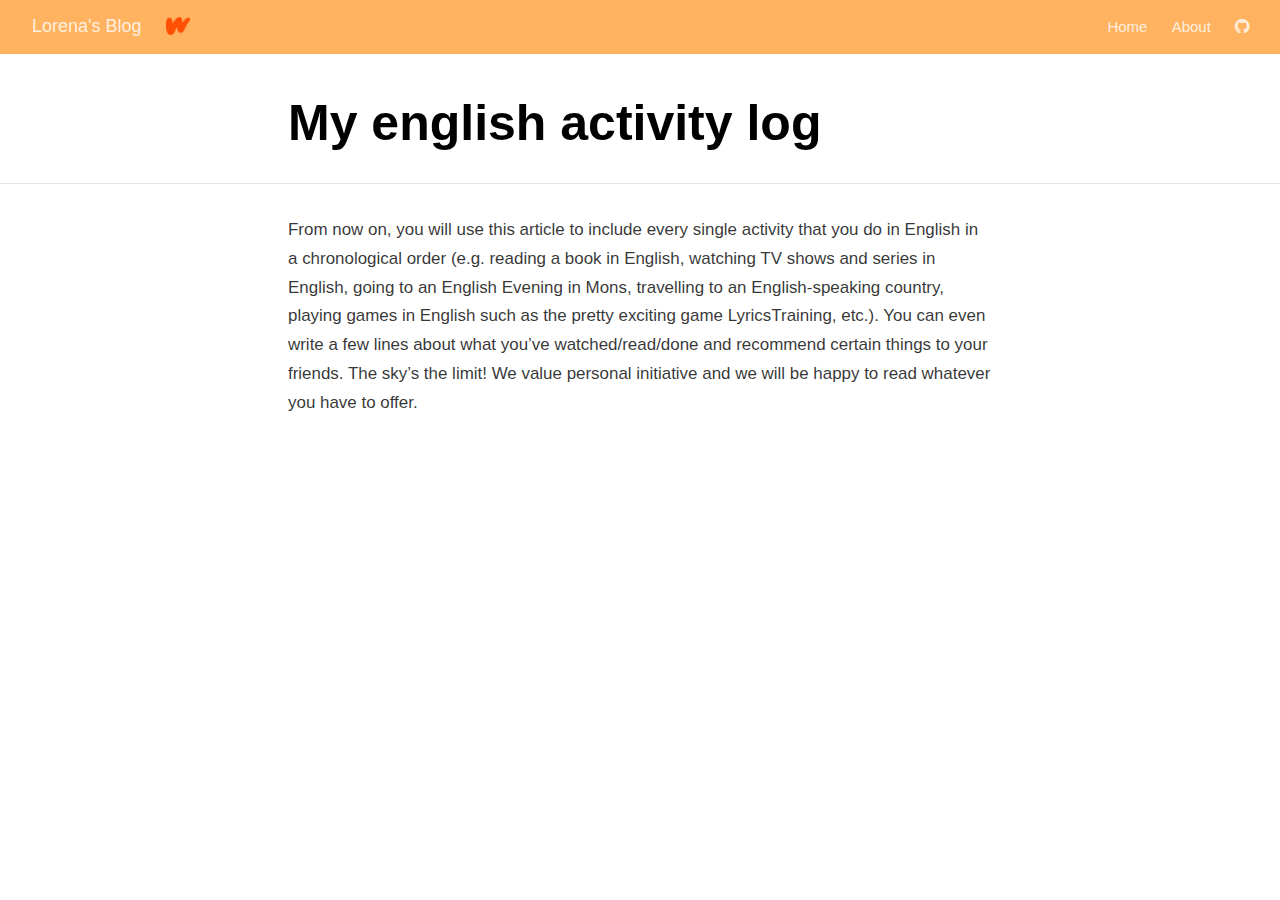
<file: docs/english-activity.html>
<!DOCTYPE html>

<html xmlns="http://www.w3.org/1999/xhtml" lang="" xml:lang="">

<head>
  <meta charset="utf-8"/>
  <meta name="viewport" content="width=device-width, initial-scale=1"/>
  <meta http-equiv="X-UA-Compatible" content="IE=Edge,chrome=1"/>
  <meta name="generator" content="distill" />

  <style type="text/css">
  /* Hide doc at startup (prevent jankiness while JS renders/transforms) */
  body {
    visibility: hidden;
  }
  </style>

 <!--radix_placeholder_import_source-->
 <!--/radix_placeholder_import_source-->

  <!--radix_placeholder_meta_tags-->
  <title>Lorena's Blog: My english activity log</title>
  
  
  <link rel="icon" type="image/png" href="images/logo.png"/>
  
  
  <!--  https://developers.facebook.com/docs/sharing/webmasters#markup -->
  <meta property="og:title" content="Lorena&#39;s Blog: My english activity log"/>
  <meta property="og:type" content="article"/>
  <meta property="og:locale" content="en_US"/>
  <meta property="og:site_name" content="Lorena&#39;s Blog"/>
  
  <!--  https://dev.twitter.com/cards/types/summary -->
  <meta property="twitter:card" content="summary"/>
  <meta property="twitter:title" content="Lorena&#39;s Blog: My english activity log"/>
  
  <!--/radix_placeholder_meta_tags-->
  <!--radix_placeholder_rmarkdown_metadata-->
  
  <script type="text/json" id="radix-rmarkdown-metadata">
  {"type":"list","attributes":{"names":{"type":"character","attributes":{},"value":["title"]}},"value":[{"type":"character","attributes":{},"value":["My english activity log"]}]}
  </script>
  <!--/radix_placeholder_rmarkdown_metadata-->
  <!--radix_placeholder_navigation_in_header-->
  
  <script type="application/javascript">
  
    window.headroom_prevent_pin = false;
  
    window.document.addEventListener("DOMContentLoaded", function (event) {
  
      // initialize headroom for banner
      var header = $('header').get(0);
      var headerHeight = header.offsetHeight;
      var headroom = new Headroom(header, {
        onPin : function() {
          if (window.headroom_prevent_pin) {
            window.headroom_prevent_pin = false;
            headroom.unpin();
          }
        }
      });
      headroom.init();
      if(window.location.hash)
        headroom.unpin();
      $(header).addClass('headroom--transition');
  
      // offset scroll location for banner on hash change
      // (see: https://github.com/WickyNilliams/headroom.js/issues/38)
      window.addEventListener("hashchange", function(event) {
        window.scrollTo(0, window.pageYOffset - (headerHeight + 25));
      });
  
      // responsive menu
      $('.distill-site-header').each(function(i, val) {
        var topnav = $(this);
        var toggle = topnav.find('.nav-toggle');
        toggle.on('click', function() {
          topnav.toggleClass('responsive');
        });
      });
  
      // nav dropdowns
      $('.nav-dropbtn').click(function(e) {
        $(this).next('.nav-dropdown-content').toggleClass('nav-dropdown-active');
        $(this).parent().siblings('.nav-dropdown')
           .children('.nav-dropdown-content').removeClass('nav-dropdown-active');
      });
      $("body").click(function(e){
        $('.nav-dropdown-content').removeClass('nav-dropdown-active');
      });
      $(".nav-dropdown").click(function(e){
        e.stopPropagation();
      });
    });
  </script>
  
  <style type="text/css">
  
  /* Theme (user-documented overrideables for nav appearance) */
  
  .distill-site-nav {
    color: rgba(255, 255, 255, 0.8);
    background-color: #455a64;
    font-size: 15px;
    font-weight: 300;
  }
  
  .distill-site-nav a {
    color: inherit;
    text-decoration: none;
  }
  
  .distill-site-nav a:hover {
    color: white;
  }
  
  @media print {
    .distill-site-nav {
      display: none;
    }
  }
  
  .distill-site-header {
  
  }
  
  .distill-site-footer {
  
  }
  
  
  /* Site Header */
  
  .distill-site-header {
    width: 100%;
    box-sizing: border-box;
    z-index: 3;
  }
  
  .distill-site-header .nav-left {
    display: inline-block;
    margin-left: 8px;
  }
  
  @media screen and (max-width: 768px) {
    .distill-site-header .nav-left {
      margin-left: 0;
    }
  }
  
  
  .distill-site-header .nav-right {
    float: right;
    margin-right: 8px;
  }
  
  .distill-site-header a,
  .distill-site-header .title {
    display: inline-block;
    text-align: center;
    padding: 14px 10px 14px 10px;
  }
  
  .distill-site-header .title {
    font-size: 18px;
  }
  
  .distill-site-header .logo {
    padding: 0;
  }
  
  .distill-site-header .logo img {
    display: none;
    max-height: 20px;
    width: auto;
    margin-bottom: -4px;
  }
  
  .distill-site-header .nav-image img {
    max-height: 18px;
    width: auto;
    display: inline-block;
    margin-bottom: -3px;
  }
  
  
  
  @media screen and (min-width: 1000px) {
    .distill-site-header .logo img {
      display: inline-block;
    }
    .distill-site-header .nav-left {
      margin-left: 20px;
    }
    .distill-site-header .nav-right {
      margin-right: 20px;
    }
    .distill-site-header .title {
      padding-left: 12px;
    }
  }
  
  
  .distill-site-header .nav-toggle {
    display: none;
  }
  
  .nav-dropdown {
    display: inline-block;
    position: relative;
  }
  
  .nav-dropdown .nav-dropbtn {
    border: none;
    outline: none;
    color: rgba(255, 255, 255, 0.8);
    padding: 16px 10px;
    background-color: transparent;
    font-family: inherit;
    font-size: inherit;
    font-weight: inherit;
    margin: 0;
    margin-top: 1px;
    z-index: 2;
  }
  
  .nav-dropdown-content {
    display: none;
    position: absolute;
    background-color: white;
    min-width: 200px;
    border: 1px solid rgba(0,0,0,0.15);
    border-radius: 4px;
    box-shadow: 0px 8px 16px 0px rgba(0,0,0,0.1);
    z-index: 1;
    margin-top: 2px;
    white-space: nowrap;
    padding-top: 4px;
    padding-bottom: 4px;
  }
  
  .nav-dropdown-content hr {
    margin-top: 4px;
    margin-bottom: 4px;
    border: none;
    border-bottom: 1px solid rgba(0, 0, 0, 0.1);
  }
  
  .nav-dropdown-active {
    display: block;
  }
  
  .nav-dropdown-content a, .nav-dropdown-content .nav-dropdown-header {
    color: black;
    padding: 6px 24px;
    text-decoration: none;
    display: block;
    text-align: left;
  }
  
  .nav-dropdown-content .nav-dropdown-header {
    display: block;
    padding: 5px 24px;
    padding-bottom: 0;
    text-transform: uppercase;
    font-size: 14px;
    color: #999999;
    white-space: nowrap;
  }
  
  .nav-dropdown:hover .nav-dropbtn {
    color: white;
  }
  
  .nav-dropdown-content a:hover {
    background-color: #ddd;
    color: black;
  }
  
  .nav-right .nav-dropdown-content {
    margin-left: -45%;
    right: 0;
  }
  
  @media screen and (max-width: 768px) {
    .distill-site-header a, .distill-site-header .nav-dropdown  {display: none;}
    .distill-site-header a.nav-toggle {
      float: right;
      display: block;
    }
    .distill-site-header .title {
      margin-left: 0;
    }
    .distill-site-header .nav-right {
      margin-right: 0;
    }
    .distill-site-header {
      overflow: hidden;
    }
    .nav-right .nav-dropdown-content {
      margin-left: 0;
    }
  }
  
  
  @media screen and (max-width: 768px) {
    .distill-site-header.responsive {position: relative;}
    .distill-site-header.responsive a.nav-toggle {
      position: absolute;
      right: 0;
      top: 0;
    }
    .distill-site-header.responsive a,
    .distill-site-header.responsive .nav-dropdown {
      display: block;
      text-align: left;
    }
    .distill-site-header.responsive .nav-left,
    .distill-site-header.responsive .nav-right {
      width: 100%;
    }
    .distill-site-header.responsive .nav-dropdown {float: none;}
    .distill-site-header.responsive .nav-dropdown-content {position: relative;}
    .distill-site-header.responsive .nav-dropdown .nav-dropbtn {
      display: block;
      width: 100%;
      text-align: left;
    }
  }
  
  /* Site Footer */
  
  .distill-site-footer {
    width: 100%;
    overflow: hidden;
    box-sizing: border-box;
    z-index: 3;
    margin-top: 30px;
    padding-top: 30px;
    padding-bottom: 30px;
    text-align: center;
  }
  
  /* Headroom */
  
  d-title {
    padding-top: 6rem;
  }
  
  @media print {
    d-title {
      padding-top: 4rem;
    }
  }
  
  .headroom {
    z-index: 1000;
    position: fixed;
    top: 0;
    left: 0;
    right: 0;
  }
  
  .headroom--transition {
    transition: all .4s ease-in-out;
  }
  
  .headroom--unpinned {
    top: -100px;
  }
  
  .headroom--pinned {
    top: 0;
  }
  
  </style>
  
  <link href="site_libs/font-awesome-5.1.0/css/all.css" rel="stylesheet"/>
  <link href="site_libs/font-awesome-5.1.0/css/v4-shims.css" rel="stylesheet"/>
  <script src="site_libs/headroom-0.9.4/headroom.min.js"></script>
  <!--/radix_placeholder_navigation_in_header-->
  <!--radix_placeholder_distill-->
  
  <style type="text/css">
  
  body {
    background-color: white;
  }
  
  .pandoc-table {
    width: 100%;
  }
  
  .pandoc-table>caption {
    margin-bottom: 10px;
  }
  
  .pandoc-table th:not([align]) {
    text-align: left;
  }
  
  .pagedtable-footer {
    font-size: 15px;
  }
  
  .html-widget {
    margin-bottom: 2.0em;
  }
  
  .l-screen-inset {
    padding-right: 16px;
  }
  
  .l-screen .caption {
    margin-left: 10px;
  }
  
  .shaded {
    background: rgb(247, 247, 247);
    padding-top: 20px;
    padding-bottom: 20px;
    border-top: 1px solid rgba(0, 0, 0, 0.1);
    border-bottom: 1px solid rgba(0, 0, 0, 0.1);
  }
  
  .shaded .html-widget {
    margin-bottom: 0;
    border: 1px solid rgba(0, 0, 0, 0.1);
  }
  
  .shaded .shaded-content {
    background: white;
  }
  
  .text-output {
    margin-top: 0;
    line-height: 1.5em;
  }
  
  .hidden {
    display: none !important;
  }
  
  d-article {
    padding-bottom: 30px;
  }
  
  d-appendix {
    padding-top: 30px;
  }
  
  d-article>p>img {
    width: 100%;
  }
  
  d-article iframe {
    border: 1px solid rgba(0, 0, 0, 0.1);
    margin-bottom: 2.0em;
    width: 100%;
  }
  
  figure img.external {
    background: white;
    border: 1px solid rgba(0, 0, 0, 0.1);
    box-shadow: 0 1px 8px rgba(0, 0, 0, 0.1);
    padding: 18px;
    box-sizing: border-box;
  }
  
  /* CSS for table of contents */
  
  .d-toc {
    color: rgba(0,0,0,0.8);
    font-size: 0.8em;
    line-height: 1em;
  }
  
  .d-toc-header {
    font-size: 0.6rem;
    font-weight: 400;
    color: rgba(0, 0, 0, 0.5);
    text-transform: uppercase;
    margin-top: 0;
    margin-bottom: 1.3em;
  }
  
  .d-toc a {
    border-bottom: none;
  }
  
  .d-toc ul {
    padding-left: 0;
  }
  
  .d-toc li>ul {
    padding-top: 0.8em;
    padding-left: 16px;
    margin-bottom: 0.6em;
  }
  
  .d-toc ul,
  .d-toc li {
    list-style-type: none;
  }
  
  .d-toc li {
    margin-bottom: 0.9em;
  }
  
  .d-toc-separator {
    margin-top: 20px;
    margin-bottom: 2em;
  }
  
  .d-article-with-toc {
    border-top: none;
    padding-top: 0;
  }
  
  
  
  /* Tweak code blocks (note that this CSS is repeated above in an injection
     into the d-code shadow dom) */
  
  d-code {
    overflow-x: auto !important;
  }
  
  pre.d-code code.d-code {
    padding-left: 10px;
    font-size: 12px;
    border-left: 2px solid rgba(0,0,0,0.1);
  }
  
  pre.text-output {
  
    font-size: 12px;
    color: black;
    background: none;
    font-family: Consolas, Monaco, 'Andale Mono', 'Ubuntu Mono', monospace;
    text-align: left;
    white-space: pre;
    word-spacing: normal;
    word-break: normal;
    word-wrap: normal;
    line-height: 1.5;
  
    -moz-tab-size: 4;
    -o-tab-size: 4;
    tab-size: 4;
  
    -webkit-hyphens: none;
    -moz-hyphens: none;
    -ms-hyphens: none;
    hyphens: none;
  }
  
  @media(min-width: 768px) {
  
  d-code {
    overflow-x: visible !important;
  }
  
  pre.d-code code.d-code  {
      padding-left: 18px;
      font-size: 14px;
  }
  pre.text-output {
    font-size: 14px;
  }
  }
  
  /* Figure */
  
  .figure {
    position: relative;
    margin-bottom: 2.5em;
    margin-top: 1.5em;
  }
  
  .figure img {
    width: 100%;
  }
  
  .figure .caption {
    color: rgba(0, 0, 0, 0.6);
    font-size: 12px;
    line-height: 1.5em;
  }
  
  .figure img.external {
    background: white;
    border: 1px solid rgba(0, 0, 0, 0.1);
    box-shadow: 0 1px 8px rgba(0, 0, 0, 0.1);
    padding: 18px;
    box-sizing: border-box;
  }
  
  .figure .caption a {
    color: rgba(0, 0, 0, 0.6);
  }
  
  .figure .caption b,
  .figure .caption strong, {
    font-weight: 600;
    color: rgba(0, 0, 0, 1.0);
  }
  
  
  
  /* Tweak 1000px media break to show more text */
  
  @media(min-width: 1000px) {
    .base-grid,
    distill-header,
    d-title,
    d-abstract,
    d-article,
    d-appendix,
    distill-appendix,
    d-byline,
    d-footnote-list,
    d-citation-list,
    distill-footer {
      grid-template-columns: [screen-start] 1fr [page-start kicker-start] 80px [middle-start] 50px [text-start kicker-end] 65px 65px 65px 65px 65px 65px 65px 65px [text-end gutter-start] 65px [middle-end] 65px [page-end gutter-end] 1fr [screen-end];
      grid-column-gap: 16px;
    }
  
    .grid {
      grid-column-gap: 16px;
    }
  
    d-article {
      font-size: 1.06rem;
      line-height: 1.7em;
    }
    figure .caption, .figure .caption, figure figcaption {
      font-size: 13px;
    }
  }
  
  @media(min-width: 1180px) {
    .base-grid,
    distill-header,
    d-title,
    d-abstract,
    d-article,
    d-appendix,
    distill-appendix,
    d-byline,
    d-footnote-list,
    d-citation-list,
    distill-footer {
      grid-template-columns: [screen-start] 1fr [page-start kicker-start] 60px [middle-start] 60px [text-start kicker-end] 60px 60px 60px 60px 60px 60px 60px 60px [text-end gutter-start] 60px [middle-end] 60px [page-end gutter-end] 1fr [screen-end];
      grid-column-gap: 32px;
    }
  
    .grid {
      grid-column-gap: 32px;
    }
  }
  
  
  /* Get the citation styles for the appendix (not auto-injected on render since
     we do our own rendering of the citation appendix) */
  
  d-appendix .citation-appendix,
  .d-appendix .citation-appendix {
    font-size: 11px;
    line-height: 15px;
    border-left: 1px solid rgba(0, 0, 0, 0.1);
    padding-left: 18px;
    border: 1px solid rgba(0,0,0,0.1);
    background: rgba(0, 0, 0, 0.02);
    padding: 10px 18px;
    border-radius: 3px;
    color: rgba(150, 150, 150, 1);
    overflow: hidden;
    margin-top: -12px;
    white-space: pre-wrap;
    word-wrap: break-word;
  }
  
  
  /* Social footer */
  
  .social_footer {
    margin-top: 30px;
    margin-bottom: 0;
    color: rgba(0,0,0,0.67);
  }
  
  .disqus-comments {
    margin-right: 30px;
  }
  
  .disqus-comment-count {
    border-bottom: 1px solid rgba(0, 0, 0, 0.4);
    cursor: pointer;
  }
  
  #disqus_thread {
    margin-top: 30px;
  }
  
  .article-sharing a {
    border-bottom: none;
    margin-right: 8px;
  }
  
  .article-sharing a:hover {
    border-bottom: none;
  }
  
  .sidebar-section.subscribe {
    font-size: 12px;
    line-height: 1.6em;
  }
  
  .subscribe p {
    margin-bottom: 0.5em;
  }
  
  
  .article-footer .subscribe {
    font-size: 15px;
    margin-top: 45px;
  }
  
  
  /* Improve display for browsers without grid (IE/Edge <= 15) */
  
  .downlevel {
    line-height: 1.6em;
    font-family: -apple-system, BlinkMacSystemFont, "Segoe UI", Roboto, Oxygen, Ubuntu, Cantarell, "Fira Sans", "Droid Sans", "Helvetica Neue", Arial, sans-serif;
    margin: 0;
  }
  
  .downlevel .d-title {
    padding-top: 6rem;
    padding-bottom: 1.5rem;
  }
  
  .downlevel .d-title h1 {
    font-size: 50px;
    font-weight: 700;
    line-height: 1.1em;
    margin: 0 0 0.5rem;
  }
  
  .downlevel .d-title p {
    font-weight: 300;
    font-size: 1.2rem;
    line-height: 1.55em;
    margin-top: 0;
  }
  
  .downlevel .d-byline {
    padding-top: 0.8em;
    padding-bottom: 0.8em;
    font-size: 0.8rem;
    line-height: 1.8em;
  }
  
  .downlevel .section-separator {
    border: none;
    border-top: 1px solid rgba(0, 0, 0, 0.1);
  }
  
  .downlevel .d-article {
    font-size: 1.06rem;
    line-height: 1.7em;
    padding-top: 1rem;
    padding-bottom: 2rem;
  }
  
  
  .downlevel .d-appendix {
    padding-left: 0;
    padding-right: 0;
    max-width: none;
    font-size: 0.8em;
    line-height: 1.7em;
    margin-bottom: 0;
    color: rgba(0,0,0,0.5);
    padding-top: 40px;
    padding-bottom: 48px;
  }
  
  .downlevel .footnotes ol {
    padding-left: 13px;
  }
  
  .downlevel .base-grid,
  .downlevel .distill-header,
  .downlevel .d-title,
  .downlevel .d-abstract,
  .downlevel .d-article,
  .downlevel .d-appendix,
  .downlevel .distill-appendix,
  .downlevel .d-byline,
  .downlevel .d-footnote-list,
  .downlevel .d-citation-list,
  .downlevel .distill-footer,
  .downlevel .appendix-bottom,
  .downlevel .posts-container {
    padding-left: 40px;
    padding-right: 40px;
  }
  
  @media(min-width: 768px) {
    .downlevel .base-grid,
    .downlevel .distill-header,
    .downlevel .d-title,
    .downlevel .d-abstract,
    .downlevel .d-article,
    .downlevel .d-appendix,
    .downlevel .distill-appendix,
    .downlevel .d-byline,
    .downlevel .d-footnote-list,
    .downlevel .d-citation-list,
    .downlevel .distill-footer,
    .downlevel .appendix-bottom,
    .downlevel .posts-container {
    padding-left: 150px;
    padding-right: 150px;
    max-width: 900px;
  }
  }
  
  .downlevel pre code {
    display: block;
    border-left: 2px solid rgba(0, 0, 0, .1);
    padding: 0 0 0 20px;
    font-size: 14px;
  }
  
  .downlevel code, .downlevel pre {
    color: black;
    background: none;
    font-family: Consolas, Monaco, 'Andale Mono', 'Ubuntu Mono', monospace;
    text-align: left;
    white-space: pre;
    word-spacing: normal;
    word-break: normal;
    word-wrap: normal;
    line-height: 1.5;
  
    -moz-tab-size: 4;
    -o-tab-size: 4;
    tab-size: 4;
  
    -webkit-hyphens: none;
    -moz-hyphens: none;
    -ms-hyphens: none;
    hyphens: none;
  }
  
  </style>
  
  <script type="application/javascript">
  
  function is_downlevel_browser() {
    if (bowser.isUnsupportedBrowser({ msie: "12", msedge: "16"},
                                   window.navigator.userAgent)) {
      return true;
    } else {
      return window.load_distill_framework === undefined;
    }
  }
  
  // show body when load is complete
  function on_load_complete() {
  
    // set body to visible
    document.body.style.visibility = 'visible';
  
    // force redraw for leaflet widgets
    if (window.HTMLWidgets) {
      var maps = window.HTMLWidgets.findAll(".leaflet");
      $.each(maps, function(i, el) {
        var map = this.getMap();
        map.invalidateSize();
        map.eachLayer(function(layer) {
          if (layer instanceof L.TileLayer)
            layer.redraw();
        });
      });
    }
  
    // trigger 'shown' so htmlwidgets resize
    $('d-article').trigger('shown');
  }
  
  function init_distill() {
  
    init_common();
  
    // create front matter
    var front_matter = $('<d-front-matter></d-front-matter>');
    $('#distill-front-matter').wrap(front_matter);
  
    // create d-title
    $('.d-title').changeElementType('d-title');
  
    // create d-byline
    var byline = $('<d-byline></d-byline>');
    $('.d-byline').replaceWith(byline);
  
    // create d-article
    var article = $('<d-article></d-article>');
    $('.d-article').wrap(article).children().unwrap();
  
    // move posts container into article
    $('.posts-container').appendTo($('d-article'));
  
    // create d-appendix
    $('.d-appendix').changeElementType('d-appendix');
  
    // create d-bibliography
    var bibliography = $('<d-bibliography></d-bibliography>');
    $('#distill-bibliography').wrap(bibliography);
  
    // flag indicating that we have appendix items
    var appendix = $('.appendix-bottom').children('h3').length > 0;
  
    // replace citations with <d-cite>
    $('.citation').each(function(i, val) {
      appendix = true;
      var cites = $(this).attr('data-cites').split(" ");
      var dt_cite = $('<d-cite></d-cite>');
      dt_cite.attr('key', cites.join());
      $(this).replaceWith(dt_cite);
    });
    // remove refs
    $('#refs').remove();
  
    // replace footnotes with <d-footnote>
    $('.footnote-ref').each(function(i, val) {
      appendix = true;
      var href = $(this).attr('href');
      var id = href.replace('#', '');
      var fn = $('#' + id);
      var fn_p = $('#' + id + '>p');
      fn_p.find('.footnote-back').remove();
      var text = fn_p.html();
      var dtfn = $('<d-footnote></d-footnote>');
      dtfn.html(text);
      $(this).replaceWith(dtfn);
    });
    // remove footnotes
    $('.footnotes').remove();
  
    $('h1.appendix, h2.appendix').each(function(i, val) {
      $(this).changeElementType('h3');
    });
    $('h3.appendix').each(function(i, val) {
      var id = $(this).attr('id');
      $('.d-toc a[href="#' + id + '"]').parent().remove();
      appendix = true;
      $(this).nextUntil($('h1, h2, h3')).addBack().appendTo($('d-appendix'));
    });
  
    // show d-appendix if we have appendix content
    $("d-appendix").css('display', appendix ? 'grid' : 'none');
  
    // replace code blocks with d-code
    $('pre>code').each(function(i, val) {
      var code = $(this);
      var pre = code.parent();
      var clz = "";
      var language = pre.attr('class');
      if (language) {
        // map unknown languages to "clike" (without this they just dissapear)
        if ($.inArray(language, ["bash", "clike", "css", "go", "html",
                                 "javascript", "js", "julia", "lua", "markdown",
                                 "markup", "mathml", "python", "svg", "xml"]) == -1)
          language = "clike";
        language = ' language="' + language + '"';
        var dt_code = $('<d-code block' + language + clz + '></d-code>');
        dt_code.text(code.text());
        pre.replaceWith(dt_code);
      } else {
        code.addClass('text-output').unwrap().changeElementType('pre');
      }
    });
  
    // localize layout chunks to just output
    $('.layout-chunk').each(function(i, val) {
  
      // capture layout
      var layout = $(this).attr('data-layout');
  
      // apply layout to markdown level block elements
      var elements = $(this).children().not('d-code, pre.text-output, script');
      elements.each(function(i, el) {
        var layout_div = $('<div class="' + layout + '"></div>');
        if (layout_div.hasClass('shaded')) {
          var shaded_content = $('<div class="shaded-content"></div>');
          $(this).wrap(shaded_content);
          $(this).parent().wrap(layout_div);
        } else {
          $(this).wrap(layout_div);
        }
      });
  
  
      // unwrap the layout-chunk div
      $(this).children().unwrap();
    });
  
    // load distill framework
    load_distill_framework();
  
    // wait for window.distillRunlevel == 4 to do post processing
    function distill_post_process() {
  
      if (!window.distillRunlevel || window.distillRunlevel < 4)
        return;
  
      // hide author/affiliations entirely if we have no authors
      var front_matter = JSON.parse($("#distill-front-matter").html());
      var have_authors = front_matter.authors && front_matter.authors.length > 0;
      if (!have_authors)
        $('d-byline').addClass('hidden');
  
      // table of contents
      if (have_authors) // adjust border if we are in authors
        $('.d-toc').parent().addClass('d-article-with-toc');
  
      // strip links that point to #
      $('.authors-affiliations').find('a[href="#"]').removeAttr('href');
  
      // hide elements of author/affiliations grid that have no value
      function hide_byline_column(caption) {
        $('d-byline').find('h3:contains("' + caption + '")').parent().css('visibility', 'hidden');
      }
  
      // affiliations
      var have_affiliations = false;
      for (var i = 0; i<front_matter.authors.length; ++i) {
        var author = front_matter.authors[i];
        if (author.affiliation !== "&nbsp;") {
          have_affiliations = true;
          break;
        }
      }
      if (!have_affiliations)
        $('d-byline').find('h3:contains("Affiliations")').css('visibility', 'hidden');
  
      // published date
      if (!front_matter.publishedDate)
        hide_byline_column("Published");
  
      // document object identifier
      var doi = $('d-byline').find('h3:contains("DOI")');
      var doi_p = doi.next().empty();
      if (!front_matter.doi) {
        // if we have a citation and valid citationText then link to that
        if ($('#citation').length > 0 && front_matter.citationText) {
          doi.html('Citation');
          $('<a href="#citation"></a>')
            .text(front_matter.citationText)
            .appendTo(doi_p);
        } else {
          hide_byline_column("DOI");
        }
      } else {
        $('<a></a>')
           .attr('href', "https://doi.org/" + front_matter.doi)
           .html(front_matter.doi)
           .appendTo(doi_p);
      }
  
       // change plural form of authors/affiliations
      if (front_matter.authors.length === 1) {
        var grid = $('.authors-affiliations');
        grid.children('h3:contains("Authors")').text('Author');
        grid.children('h3:contains("Affiliations")').text('Affiliation');
      }
  
      // inject pre code styles (can't do this with a global stylesheet b/c a shadow root is used)
      $('d-code').each(function(i, val) {
        var style = document.createElement('style');
        style.innerHTML = 'pre code { padding-left: 10px; font-size: 12px; border-left: 2px solid rgba(0,0,0,0.1); } ' +
                          '@media(min-width: 768px) { pre code { padding-left: 18px; font-size: 14px; } }';
        if (this.shadowRoot)
          this.shadowRoot.appendChild(style);
      });
  
      // move appendix-bottom entries to the bottom
      $('.appendix-bottom').appendTo('d-appendix').children().unwrap();
      $('.appendix-bottom').remove();
  
      // clear polling timer
      clearInterval(tid);
  
      // show body now that everything is ready
      on_load_complete();
    }
  
    var tid = setInterval(distill_post_process, 50);
    distill_post_process();
  
  }
  
  function init_downlevel() {
  
    init_common();
  
     // insert hr after d-title
    $('.d-title').after($('<hr class="section-separator"/>'));
  
    // check if we have authors
    var front_matter = JSON.parse($("#distill-front-matter").html());
    var have_authors = front_matter.authors && front_matter.authors.length > 0;
  
    // manage byline/border
    if (!have_authors)
      $('.d-byline').remove();
    $('.d-byline').after($('<hr class="section-separator"/>'));
    $('.d-byline a').remove();
  
    // remove toc
    $('.d-toc-header').remove();
    $('.d-toc').remove();
    $('.d-toc-separator').remove();
  
    // move appendix elements
    $('h1.appendix, h2.appendix').each(function(i, val) {
      $(this).changeElementType('h3');
    });
    $('h3.appendix').each(function(i, val) {
      $(this).nextUntil($('h1, h2, h3')).addBack().appendTo($('.d-appendix'));
    });
  
  
    // inject headers into references and footnotes
    var refs_header = $('<h3></h3>');
    refs_header.text('References');
    $('#refs').prepend(refs_header);
  
    var footnotes_header = $('<h3></h3');
    footnotes_header.text('Footnotes');
    $('.footnotes').children('hr').first().replaceWith(footnotes_header);
  
    // move appendix-bottom entries to the bottom
    $('.appendix-bottom').appendTo('.d-appendix').children().unwrap();
    $('.appendix-bottom').remove();
  
    // remove appendix if it's empty
    if ($('.d-appendix').children().length === 0)
      $('.d-appendix').remove();
  
    // prepend separator above appendix
    $('.d-appendix').before($('<hr class="section-separator" style="clear: both"/>'));
  
    // trim code
    $('pre>code').each(function(i, val) {
      $(this).html($.trim($(this).html()));
    });
  
    // move posts-container right before article
    $('.posts-container').insertBefore($('.d-article'));
  
    $('body').addClass('downlevel');
  
    on_load_complete();
  }
  
  
  function init_common() {
  
    // jquery plugin to change element types
    (function($) {
      $.fn.changeElementType = function(newType) {
        var attrs = {};
  
        $.each(this[0].attributes, function(idx, attr) {
          attrs[attr.nodeName] = attr.nodeValue;
        });
  
        this.replaceWith(function() {
          return $("<" + newType + "/>", attrs).append($(this).contents());
        });
      };
    })(jQuery);
  
    // prevent underline for linked images
    $('a > img').parent().css({'border-bottom' : 'none'});
  
    // mark non-body figures created by knitr chunks as 100% width
    $('.layout-chunk').each(function(i, val) {
      var figures = $(this).find('img, .html-widget');
      if ($(this).attr('data-layout') !== "l-body") {
        figures.css('width', '100%');
      } else {
        figures.css('max-width', '100%');
        figures.filter("[width]").each(function(i, val) {
          var fig = $(this);
          fig.css('width', fig.attr('width') + 'px');
        });
  
      }
    });
  
    // auto-append index.html to post-preview links in file: protocol
    // and in rstudio ide preview
    $('.post-preview').each(function(i, val) {
      if (window.location.protocol === "file:")
        $(this).attr('href', $(this).attr('href') + "index.html");
    });
  
    // get rid of index.html references in header
    if (window.location.protocol !== "file:") {
      $('.distill-site-header a[href]').each(function(i,val) {
        $(this).attr('href', $(this).attr('href').replace("index.html", "./"));
      });
    }
  
    // add class to pandoc style tables
    $('tr.header').parent('thead').parent('table').addClass('pandoc-table');
    $('.kable-table').children('table').addClass('pandoc-table');
  
    // add figcaption style to table captions
    $('caption').parent('table').addClass("figcaption");
  
    // initialize posts list
    if (window.init_posts_list)
      window.init_posts_list();
  
    // implmement disqus comment link
    $('.disqus-comment-count').click(function() {
      window.headroom_prevent_pin = true;
      $('#disqus_thread').toggleClass('hidden');
      if (!$('#disqus_thread').hasClass('hidden')) {
        var offset = $(this).offset();
        $(window).resize();
        $('html, body').animate({
          scrollTop: offset.top - 35
        });
      }
    });
  }
  
  document.addEventListener('DOMContentLoaded', function() {
    if (is_downlevel_browser())
      init_downlevel();
    else
      window.addEventListener('WebComponentsReady', init_distill);
  });
  
  </script>
  
  <!--/radix_placeholder_distill-->
  <script src="site_libs/jquery-1.11.3/jquery.min.js"></script>
  <script src="site_libs/bowser-1.9.3/bowser.min.js"></script>
  <script src="site_libs/webcomponents-2.0.0/webcomponents.js"></script>
  <script src="site_libs/distill-2.2.21/template.v2.js"></script>
  <!--radix_placeholder_site_in_header-->
  <style type="text/css">
  .distill-site-nav {
    color: rgba(255, 255, 255, 0.8);
    background-color: #ffb361;
    font-size: 15px;
    font-weight: 300;
  }
  
  .distill-site-nav a {
    color: inherit;
    text-decoration: none;
  }
  
  .distill-site-nav a:hover {
    color: white;
  }
  
  .distill-site-header {
  }
  
  .distill-site-footer {
  }
  
  @media print {
    .distill-site-nav {
      display: none;
    }
  }
  
  </style>
  <!--/radix_placeholder_site_in_header-->

  <link rel="stylesheet" href="styles.css" type="text/css"/>

</head>

<body>

<!--radix_placeholder_front_matter-->

<script id="distill-front-matter" type="text/json">
{"title":"My english activity log","authors":[]}
</script>

<!--/radix_placeholder_front_matter-->
<!--radix_placeholder_navigation_before_body-->
<header class="header header--fixed" role="banner">
<nav class="distill-site-nav distill-site-header">
<div class="nav-left">
<a href="index.html" class="title">Lorena's Blog</a>
<a class="nav-image">
<img src="images/logo.png"/>
</a>
</div>
<div class="nav-right">
<a href="index.html">Home</a>
<a href="about.html">About</a>
<a href="https://github.com/Lorena-MG/Lorena-MG-Blog">
<i class="fab fa-github"></i>
</a>
<a href="javascript:void(0);" class="nav-toggle">&#9776;</a>
</div>
</nav>
</header>
<!--/radix_placeholder_navigation_before_body-->
<!--radix_placeholder_site_before_body-->
<!--/radix_placeholder_site_before_body-->

<div class="d-title">
<h1>My english activity log</h1>

</div>


<div class="d-article">
<p>From now on, you will use this article to include every single activity that you do in English in a chronological order (e.g. reading a book in English, watching TV shows and series in English, going to an English Evening in Mons, travelling to an English-speaking country, playing games in English such as the pretty exciting game LyricsTraining, etc.). You can even write a few lines about what you’ve watched/read/done and recommend certain things to your friends. The sky’s the limit! We value personal initiative and we will be happy to read whatever you have to offer.</p>
<!--radix_placeholder_article_footer-->
<!--/radix_placeholder_article_footer-->
</div>

<div class="d-appendix">
</div>


<!--radix_placeholder_site_after_body-->
<!--/radix_placeholder_site_after_body-->
<!--radix_placeholder_appendices-->
<div class="appendix-bottom"></div>
<!--/radix_placeholder_appendices-->
<!--radix_placeholder_navigation_after_body-->
<!--/radix_placeholder_navigation_after_body-->

</body>

</html>
</file>
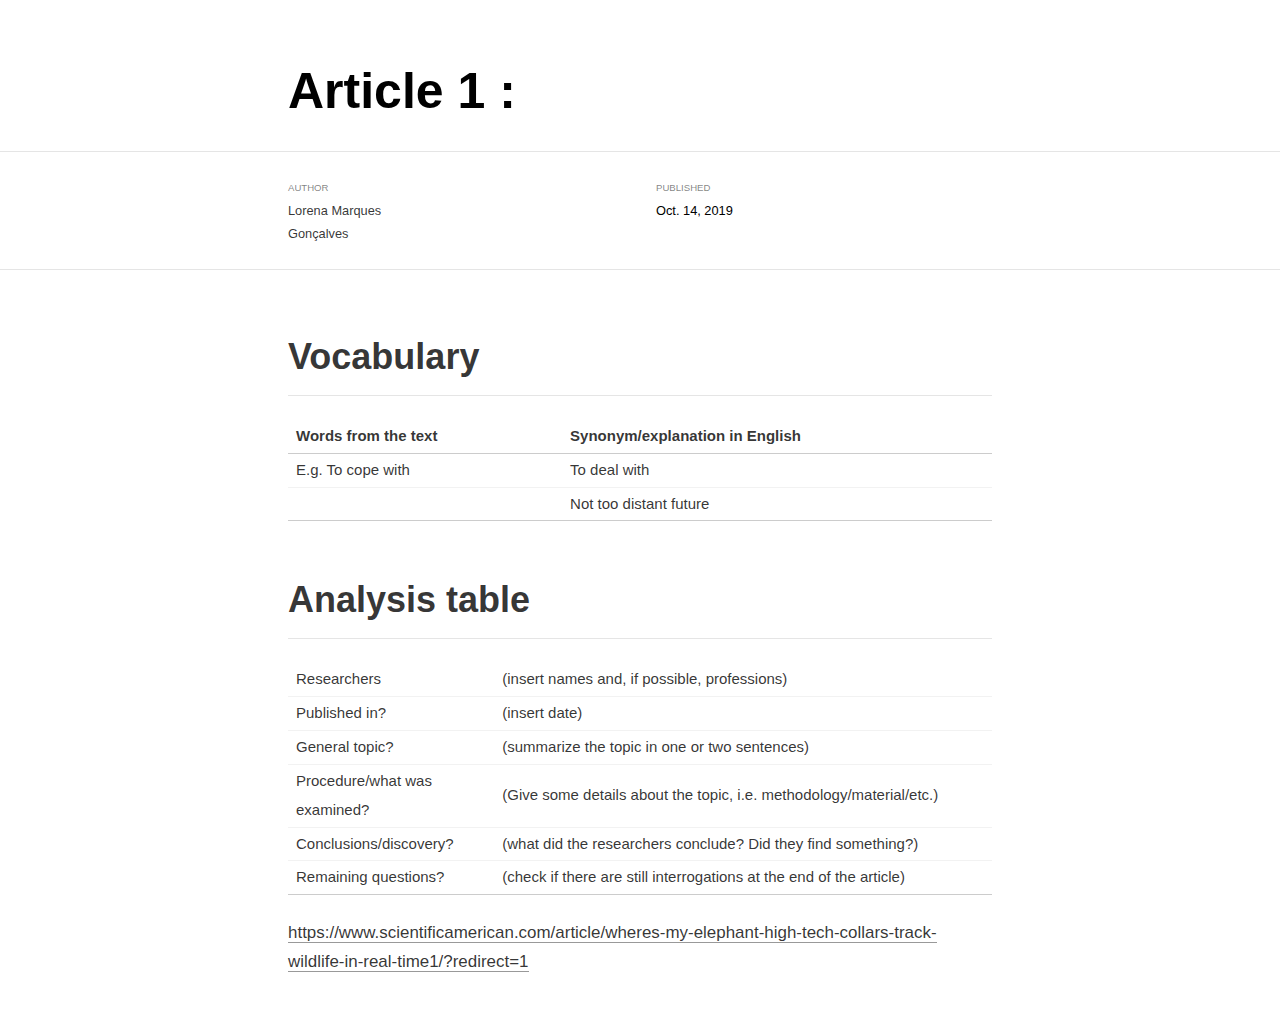
<file: _posts/2019-09-18-article-1/article-1.html>
<!DOCTYPE html>

<html xmlns="http://www.w3.org/1999/xhtml" lang="" xml:lang="">

<head>
  <meta charset="utf-8"/>
  <meta name="viewport" content="width=device-width, initial-scale=1"/>
  <meta http-equiv="X-UA-Compatible" content="IE=Edge,chrome=1"/>
  <meta name="generator" content="distill" />

  <style type="text/css">
  /* Hide doc at startup (prevent jankiness while JS renders/transforms) */
  body {
    visibility: hidden;
  }
  </style>

 <!--radix_placeholder_import_source-->
 <!--/radix_placeholder_import_source-->

  <!--radix_placeholder_meta_tags-->
  <title>Article 1 : </title>
  
  
  
  <!--  https://schema.org/Article -->
  <meta property="article:published" itemprop="datePublished" content="2019-10-15"/>
  <meta property="article:created" itemprop="dateCreated" content="2019-10-15"/>
  <meta name="article:author" content="Lorena Marques Gonçalves"/>
  
  <!--  https://developers.facebook.com/docs/sharing/webmasters#markup -->
  <meta property="og:title" content="Article 1 : "/>
  <meta property="og:type" content="article"/>
  <meta property="og:locale" content="en_US"/>
  
  <!--  https://dev.twitter.com/cards/types/summary -->
  <meta property="twitter:card" content="summary"/>
  <meta property="twitter:title" content="Article 1 : "/>
  
  <!--/radix_placeholder_meta_tags-->
  <!--radix_placeholder_rmarkdown_metadata-->
  
  <script type="text/json" id="radix-rmarkdown-metadata">
  {"type":"list","attributes":{"names":{"type":"character","attributes":{},"value":["title","author","date","categories","preview","output","draft"]}},"value":[{"type":"character","attributes":{},"value":["Article 1 : "]},{"type":"list","attributes":{},"value":[{"type":"list","attributes":{"names":{"type":"character","attributes":{},"value":["name"]}},"value":[{"type":"character","attributes":{},"value":["Lorena Marques Gonçalves"]}]}]},{"type":"character","attributes":{},"value":["10-15-2019"]},{"type":"NULL"},{"type":"NULL"},{"type":"list","attributes":{"names":{"type":"character","attributes":{},"value":["distill::distill_article"]}},"value":[{"type":"list","attributes":{"names":{"type":"character","attributes":{},"value":["self_contained"]}},"value":[{"type":"logical","attributes":{},"value":[false]}]}]},{"type":"logical","attributes":{},"value":[true]}]}
  </script>
  <!--/radix_placeholder_rmarkdown_metadata-->
  
  <script type="text/json" id="radix-resource-manifest">
  {"type":"character","attributes":{},"value":["article-1_files/bowser-1.9.3/bowser.min.js","article-1_files/distill-2.2.21/template.v2.js","article-1_files/jquery-1.11.3/jquery.min.js","article-1_files/webcomponents-2.0.0/webcomponents.js","image/license.txt","image/where-s-my-elephant.jpg"]}
  </script>
  <!--radix_placeholder_navigation_in_header-->
  <!--/radix_placeholder_navigation_in_header-->
  <!--radix_placeholder_distill-->
  
  <style type="text/css">
  
  body {
    background-color: white;
  }
  
  .pandoc-table {
    width: 100%;
  }
  
  .pandoc-table>caption {
    margin-bottom: 10px;
  }
  
  .pandoc-table th:not([align]) {
    text-align: left;
  }
  
  .pagedtable-footer {
    font-size: 15px;
  }
  
  .html-widget {
    margin-bottom: 2.0em;
  }
  
  .l-screen-inset {
    padding-right: 16px;
  }
  
  .l-screen .caption {
    margin-left: 10px;
  }
  
  .shaded {
    background: rgb(247, 247, 247);
    padding-top: 20px;
    padding-bottom: 20px;
    border-top: 1px solid rgba(0, 0, 0, 0.1);
    border-bottom: 1px solid rgba(0, 0, 0, 0.1);
  }
  
  .shaded .html-widget {
    margin-bottom: 0;
    border: 1px solid rgba(0, 0, 0, 0.1);
  }
  
  .shaded .shaded-content {
    background: white;
  }
  
  .text-output {
    margin-top: 0;
    line-height: 1.5em;
  }
  
  .hidden {
    display: none !important;
  }
  
  d-article {
    padding-bottom: 30px;
  }
  
  d-appendix {
    padding-top: 30px;
  }
  
  d-article>p>img {
    width: 100%;
  }
  
  d-article iframe {
    border: 1px solid rgba(0, 0, 0, 0.1);
    margin-bottom: 2.0em;
    width: 100%;
  }
  
  figure img.external {
    background: white;
    border: 1px solid rgba(0, 0, 0, 0.1);
    box-shadow: 0 1px 8px rgba(0, 0, 0, 0.1);
    padding: 18px;
    box-sizing: border-box;
  }
  
  /* CSS for table of contents */
  
  .d-toc {
    color: rgba(0,0,0,0.8);
    font-size: 0.8em;
    line-height: 1em;
  }
  
  .d-toc-header {
    font-size: 0.6rem;
    font-weight: 400;
    color: rgba(0, 0, 0, 0.5);
    text-transform: uppercase;
    margin-top: 0;
    margin-bottom: 1.3em;
  }
  
  .d-toc a {
    border-bottom: none;
  }
  
  .d-toc ul {
    padding-left: 0;
  }
  
  .d-toc li>ul {
    padding-top: 0.8em;
    padding-left: 16px;
    margin-bottom: 0.6em;
  }
  
  .d-toc ul,
  .d-toc li {
    list-style-type: none;
  }
  
  .d-toc li {
    margin-bottom: 0.9em;
  }
  
  .d-toc-separator {
    margin-top: 20px;
    margin-bottom: 2em;
  }
  
  .d-article-with-toc {
    border-top: none;
    padding-top: 0;
  }
  
  
  
  /* Tweak code blocks (note that this CSS is repeated above in an injection
     into the d-code shadow dom) */
  
  d-code {
    overflow-x: auto !important;
  }
  
  pre.d-code code.d-code {
    padding-left: 10px;
    font-size: 12px;
    border-left: 2px solid rgba(0,0,0,0.1);
  }
  
  pre.text-output {
  
    font-size: 12px;
    color: black;
    background: none;
    font-family: Consolas, Monaco, 'Andale Mono', 'Ubuntu Mono', monospace;
    text-align: left;
    white-space: pre;
    word-spacing: normal;
    word-break: normal;
    word-wrap: normal;
    line-height: 1.5;
  
    -moz-tab-size: 4;
    -o-tab-size: 4;
    tab-size: 4;
  
    -webkit-hyphens: none;
    -moz-hyphens: none;
    -ms-hyphens: none;
    hyphens: none;
  }
  
  @media(min-width: 768px) {
  
  d-code {
    overflow-x: visible !important;
  }
  
  pre.d-code code.d-code  {
      padding-left: 18px;
      font-size: 14px;
  }
  pre.text-output {
    font-size: 14px;
  }
  }
  
  /* Figure */
  
  .figure {
    position: relative;
    margin-bottom: 2.5em;
    margin-top: 1.5em;
  }
  
  .figure img {
    width: 100%;
  }
  
  .figure .caption {
    color: rgba(0, 0, 0, 0.6);
    font-size: 12px;
    line-height: 1.5em;
  }
  
  .figure img.external {
    background: white;
    border: 1px solid rgba(0, 0, 0, 0.1);
    box-shadow: 0 1px 8px rgba(0, 0, 0, 0.1);
    padding: 18px;
    box-sizing: border-box;
  }
  
  .figure .caption a {
    color: rgba(0, 0, 0, 0.6);
  }
  
  .figure .caption b,
  .figure .caption strong, {
    font-weight: 600;
    color: rgba(0, 0, 0, 1.0);
  }
  
  
  
  /* Tweak 1000px media break to show more text */
  
  @media(min-width: 1000px) {
    .base-grid,
    distill-header,
    d-title,
    d-abstract,
    d-article,
    d-appendix,
    distill-appendix,
    d-byline,
    d-footnote-list,
    d-citation-list,
    distill-footer {
      grid-template-columns: [screen-start] 1fr [page-start kicker-start] 80px [middle-start] 50px [text-start kicker-end] 65px 65px 65px 65px 65px 65px 65px 65px [text-end gutter-start] 65px [middle-end] 65px [page-end gutter-end] 1fr [screen-end];
      grid-column-gap: 16px;
    }
  
    .grid {
      grid-column-gap: 16px;
    }
  
    d-article {
      font-size: 1.06rem;
      line-height: 1.7em;
    }
    figure .caption, .figure .caption, figure figcaption {
      font-size: 13px;
    }
  }
  
  @media(min-width: 1180px) {
    .base-grid,
    distill-header,
    d-title,
    d-abstract,
    d-article,
    d-appendix,
    distill-appendix,
    d-byline,
    d-footnote-list,
    d-citation-list,
    distill-footer {
      grid-template-columns: [screen-start] 1fr [page-start kicker-start] 60px [middle-start] 60px [text-start kicker-end] 60px 60px 60px 60px 60px 60px 60px 60px [text-end gutter-start] 60px [middle-end] 60px [page-end gutter-end] 1fr [screen-end];
      grid-column-gap: 32px;
    }
  
    .grid {
      grid-column-gap: 32px;
    }
  }
  
  
  /* Get the citation styles for the appendix (not auto-injected on render since
     we do our own rendering of the citation appendix) */
  
  d-appendix .citation-appendix,
  .d-appendix .citation-appendix {
    font-size: 11px;
    line-height: 15px;
    border-left: 1px solid rgba(0, 0, 0, 0.1);
    padding-left: 18px;
    border: 1px solid rgba(0,0,0,0.1);
    background: rgba(0, 0, 0, 0.02);
    padding: 10px 18px;
    border-radius: 3px;
    color: rgba(150, 150, 150, 1);
    overflow: hidden;
    margin-top: -12px;
    white-space: pre-wrap;
    word-wrap: break-word;
  }
  
  
  /* Social footer */
  
  .social_footer {
    margin-top: 30px;
    margin-bottom: 0;
    color: rgba(0,0,0,0.67);
  }
  
  .disqus-comments {
    margin-right: 30px;
  }
  
  .disqus-comment-count {
    border-bottom: 1px solid rgba(0, 0, 0, 0.4);
    cursor: pointer;
  }
  
  #disqus_thread {
    margin-top: 30px;
  }
  
  .article-sharing a {
    border-bottom: none;
    margin-right: 8px;
  }
  
  .article-sharing a:hover {
    border-bottom: none;
  }
  
  .sidebar-section.subscribe {
    font-size: 12px;
    line-height: 1.6em;
  }
  
  .subscribe p {
    margin-bottom: 0.5em;
  }
  
  
  .article-footer .subscribe {
    font-size: 15px;
    margin-top: 45px;
  }
  
  
  /* Improve display for browsers without grid (IE/Edge <= 15) */
  
  .downlevel {
    line-height: 1.6em;
    font-family: -apple-system, BlinkMacSystemFont, "Segoe UI", Roboto, Oxygen, Ubuntu, Cantarell, "Fira Sans", "Droid Sans", "Helvetica Neue", Arial, sans-serif;
    margin: 0;
  }
  
  .downlevel .d-title {
    padding-top: 6rem;
    padding-bottom: 1.5rem;
  }
  
  .downlevel .d-title h1 {
    font-size: 50px;
    font-weight: 700;
    line-height: 1.1em;
    margin: 0 0 0.5rem;
  }
  
  .downlevel .d-title p {
    font-weight: 300;
    font-size: 1.2rem;
    line-height: 1.55em;
    margin-top: 0;
  }
  
  .downlevel .d-byline {
    padding-top: 0.8em;
    padding-bottom: 0.8em;
    font-size: 0.8rem;
    line-height: 1.8em;
  }
  
  .downlevel .section-separator {
    border: none;
    border-top: 1px solid rgba(0, 0, 0, 0.1);
  }
  
  .downlevel .d-article {
    font-size: 1.06rem;
    line-height: 1.7em;
    padding-top: 1rem;
    padding-bottom: 2rem;
  }
  
  
  .downlevel .d-appendix {
    padding-left: 0;
    padding-right: 0;
    max-width: none;
    font-size: 0.8em;
    line-height: 1.7em;
    margin-bottom: 0;
    color: rgba(0,0,0,0.5);
    padding-top: 40px;
    padding-bottom: 48px;
  }
  
  .downlevel .footnotes ol {
    padding-left: 13px;
  }
  
  .downlevel .base-grid,
  .downlevel .distill-header,
  .downlevel .d-title,
  .downlevel .d-abstract,
  .downlevel .d-article,
  .downlevel .d-appendix,
  .downlevel .distill-appendix,
  .downlevel .d-byline,
  .downlevel .d-footnote-list,
  .downlevel .d-citation-list,
  .downlevel .distill-footer,
  .downlevel .appendix-bottom,
  .downlevel .posts-container {
    padding-left: 40px;
    padding-right: 40px;
  }
  
  @media(min-width: 768px) {
    .downlevel .base-grid,
    .downlevel .distill-header,
    .downlevel .d-title,
    .downlevel .d-abstract,
    .downlevel .d-article,
    .downlevel .d-appendix,
    .downlevel .distill-appendix,
    .downlevel .d-byline,
    .downlevel .d-footnote-list,
    .downlevel .d-citation-list,
    .downlevel .distill-footer,
    .downlevel .appendix-bottom,
    .downlevel .posts-container {
    padding-left: 150px;
    padding-right: 150px;
    max-width: 900px;
  }
  }
  
  .downlevel pre code {
    display: block;
    border-left: 2px solid rgba(0, 0, 0, .1);
    padding: 0 0 0 20px;
    font-size: 14px;
  }
  
  .downlevel code, .downlevel pre {
    color: black;
    background: none;
    font-family: Consolas, Monaco, 'Andale Mono', 'Ubuntu Mono', monospace;
    text-align: left;
    white-space: pre;
    word-spacing: normal;
    word-break: normal;
    word-wrap: normal;
    line-height: 1.5;
  
    -moz-tab-size: 4;
    -o-tab-size: 4;
    tab-size: 4;
  
    -webkit-hyphens: none;
    -moz-hyphens: none;
    -ms-hyphens: none;
    hyphens: none;
  }
  
  </style>
  
  <script type="application/javascript">
  
  function is_downlevel_browser() {
    if (bowser.isUnsupportedBrowser({ msie: "12", msedge: "16"},
                                   window.navigator.userAgent)) {
      return true;
    } else {
      return window.load_distill_framework === undefined;
    }
  }
  
  // show body when load is complete
  function on_load_complete() {
  
    // set body to visible
    document.body.style.visibility = 'visible';
  
    // force redraw for leaflet widgets
    if (window.HTMLWidgets) {
      var maps = window.HTMLWidgets.findAll(".leaflet");
      $.each(maps, function(i, el) {
        var map = this.getMap();
        map.invalidateSize();
        map.eachLayer(function(layer) {
          if (layer instanceof L.TileLayer)
            layer.redraw();
        });
      });
    }
  
    // trigger 'shown' so htmlwidgets resize
    $('d-article').trigger('shown');
  }
  
  function init_distill() {
  
    init_common();
  
    // create front matter
    var front_matter = $('<d-front-matter></d-front-matter>');
    $('#distill-front-matter').wrap(front_matter);
  
    // create d-title
    $('.d-title').changeElementType('d-title');
  
    // create d-byline
    var byline = $('<d-byline></d-byline>');
    $('.d-byline').replaceWith(byline);
  
    // create d-article
    var article = $('<d-article></d-article>');
    $('.d-article').wrap(article).children().unwrap();
  
    // move posts container into article
    $('.posts-container').appendTo($('d-article'));
  
    // create d-appendix
    $('.d-appendix').changeElementType('d-appendix');
  
    // create d-bibliography
    var bibliography = $('<d-bibliography></d-bibliography>');
    $('#distill-bibliography').wrap(bibliography);
  
    // flag indicating that we have appendix items
    var appendix = $('.appendix-bottom').children('h3').length > 0;
  
    // replace citations with <d-cite>
    $('.citation').each(function(i, val) {
      appendix = true;
      var cites = $(this).attr('data-cites').split(" ");
      var dt_cite = $('<d-cite></d-cite>');
      dt_cite.attr('key', cites.join());
      $(this).replaceWith(dt_cite);
    });
    // remove refs
    $('#refs').remove();
  
    // replace footnotes with <d-footnote>
    $('.footnote-ref').each(function(i, val) {
      appendix = true;
      var href = $(this).attr('href');
      var id = href.replace('#', '');
      var fn = $('#' + id);
      var fn_p = $('#' + id + '>p');
      fn_p.find('.footnote-back').remove();
      var text = fn_p.html();
      var dtfn = $('<d-footnote></d-footnote>');
      dtfn.html(text);
      $(this).replaceWith(dtfn);
    });
    // remove footnotes
    $('.footnotes').remove();
  
    $('h1.appendix, h2.appendix').each(function(i, val) {
      $(this).changeElementType('h3');
    });
    $('h3.appendix').each(function(i, val) {
      var id = $(this).attr('id');
      $('.d-toc a[href="#' + id + '"]').parent().remove();
      appendix = true;
      $(this).nextUntil($('h1, h2, h3')).addBack().appendTo($('d-appendix'));
    });
  
    // show d-appendix if we have appendix content
    $("d-appendix").css('display', appendix ? 'grid' : 'none');
  
    // replace code blocks with d-code
    $('pre>code').each(function(i, val) {
      var code = $(this);
      var pre = code.parent();
      var clz = "";
      var language = pre.attr('class');
      if (language) {
        // map unknown languages to "clike" (without this they just dissapear)
        if ($.inArray(language, ["bash", "clike", "css", "go", "html",
                                 "javascript", "js", "julia", "lua", "markdown",
                                 "markup", "mathml", "python", "svg", "xml"]) == -1)
          language = "clike";
        language = ' language="' + language + '"';
        var dt_code = $('<d-code block' + language + clz + '></d-code>');
        dt_code.text(code.text());
        pre.replaceWith(dt_code);
      } else {
        code.addClass('text-output').unwrap().changeElementType('pre');
      }
    });
  
    // localize layout chunks to just output
    $('.layout-chunk').each(function(i, val) {
  
      // capture layout
      var layout = $(this).attr('data-layout');
  
      // apply layout to markdown level block elements
      var elements = $(this).children().not('d-code, pre.text-output, script');
      elements.each(function(i, el) {
        var layout_div = $('<div class="' + layout + '"></div>');
        if (layout_div.hasClass('shaded')) {
          var shaded_content = $('<div class="shaded-content"></div>');
          $(this).wrap(shaded_content);
          $(this).parent().wrap(layout_div);
        } else {
          $(this).wrap(layout_div);
        }
      });
  
  
      // unwrap the layout-chunk div
      $(this).children().unwrap();
    });
  
    // load distill framework
    load_distill_framework();
  
    // wait for window.distillRunlevel == 4 to do post processing
    function distill_post_process() {
  
      if (!window.distillRunlevel || window.distillRunlevel < 4)
        return;
  
      // hide author/affiliations entirely if we have no authors
      var front_matter = JSON.parse($("#distill-front-matter").html());
      var have_authors = front_matter.authors && front_matter.authors.length > 0;
      if (!have_authors)
        $('d-byline').addClass('hidden');
  
      // table of contents
      if (have_authors) // adjust border if we are in authors
        $('.d-toc').parent().addClass('d-article-with-toc');
  
      // strip links that point to #
      $('.authors-affiliations').find('a[href="#"]').removeAttr('href');
  
      // hide elements of author/affiliations grid that have no value
      function hide_byline_column(caption) {
        $('d-byline').find('h3:contains("' + caption + '")').parent().css('visibility', 'hidden');
      }
  
      // affiliations
      var have_affiliations = false;
      for (var i = 0; i<front_matter.authors.length; ++i) {
        var author = front_matter.authors[i];
        if (author.affiliation !== "&nbsp;") {
          have_affiliations = true;
          break;
        }
      }
      if (!have_affiliations)
        $('d-byline').find('h3:contains("Affiliations")').css('visibility', 'hidden');
  
      // published date
      if (!front_matter.publishedDate)
        hide_byline_column("Published");
  
      // document object identifier
      var doi = $('d-byline').find('h3:contains("DOI")');
      var doi_p = doi.next().empty();
      if (!front_matter.doi) {
        // if we have a citation and valid citationText then link to that
        if ($('#citation').length > 0 && front_matter.citationText) {
          doi.html('Citation');
          $('<a href="#citation"></a>')
            .text(front_matter.citationText)
            .appendTo(doi_p);
        } else {
          hide_byline_column("DOI");
        }
      } else {
        $('<a></a>')
           .attr('href', "https://doi.org/" + front_matter.doi)
           .html(front_matter.doi)
           .appendTo(doi_p);
      }
  
       // change plural form of authors/affiliations
      if (front_matter.authors.length === 1) {
        var grid = $('.authors-affiliations');
        grid.children('h3:contains("Authors")').text('Author');
        grid.children('h3:contains("Affiliations")').text('Affiliation');
      }
  
      // inject pre code styles (can't do this with a global stylesheet b/c a shadow root is used)
      $('d-code').each(function(i, val) {
        var style = document.createElement('style');
        style.innerHTML = 'pre code { padding-left: 10px; font-size: 12px; border-left: 2px solid rgba(0,0,0,0.1); } ' +
                          '@media(min-width: 768px) { pre code { padding-left: 18px; font-size: 14px; } }';
        if (this.shadowRoot)
          this.shadowRoot.appendChild(style);
      });
  
      // move appendix-bottom entries to the bottom
      $('.appendix-bottom').appendTo('d-appendix').children().unwrap();
      $('.appendix-bottom').remove();
  
      // clear polling timer
      clearInterval(tid);
  
      // show body now that everything is ready
      on_load_complete();
    }
  
    var tid = setInterval(distill_post_process, 50);
    distill_post_process();
  
  }
  
  function init_downlevel() {
  
    init_common();
  
     // insert hr after d-title
    $('.d-title').after($('<hr class="section-separator"/>'));
  
    // check if we have authors
    var front_matter = JSON.parse($("#distill-front-matter").html());
    var have_authors = front_matter.authors && front_matter.authors.length > 0;
  
    // manage byline/border
    if (!have_authors)
      $('.d-byline').remove();
    $('.d-byline').after($('<hr class="section-separator"/>'));
    $('.d-byline a').remove();
  
    // remove toc
    $('.d-toc-header').remove();
    $('.d-toc').remove();
    $('.d-toc-separator').remove();
  
    // move appendix elements
    $('h1.appendix, h2.appendix').each(function(i, val) {
      $(this).changeElementType('h3');
    });
    $('h3.appendix').each(function(i, val) {
      $(this).nextUntil($('h1, h2, h3')).addBack().appendTo($('.d-appendix'));
    });
  
  
    // inject headers into references and footnotes
    var refs_header = $('<h3></h3>');
    refs_header.text('References');
    $('#refs').prepend(refs_header);
  
    var footnotes_header = $('<h3></h3');
    footnotes_header.text('Footnotes');
    $('.footnotes').children('hr').first().replaceWith(footnotes_header);
  
    // move appendix-bottom entries to the bottom
    $('.appendix-bottom').appendTo('.d-appendix').children().unwrap();
    $('.appendix-bottom').remove();
  
    // remove appendix if it's empty
    if ($('.d-appendix').children().length === 0)
      $('.d-appendix').remove();
  
    // prepend separator above appendix
    $('.d-appendix').before($('<hr class="section-separator" style="clear: both"/>'));
  
    // trim code
    $('pre>code').each(function(i, val) {
      $(this).html($.trim($(this).html()));
    });
  
    // move posts-container right before article
    $('.posts-container').insertBefore($('.d-article'));
  
    $('body').addClass('downlevel');
  
    on_load_complete();
  }
  
  
  function init_common() {
  
    // jquery plugin to change element types
    (function($) {
      $.fn.changeElementType = function(newType) {
        var attrs = {};
  
        $.each(this[0].attributes, function(idx, attr) {
          attrs[attr.nodeName] = attr.nodeValue;
        });
  
        this.replaceWith(function() {
          return $("<" + newType + "/>", attrs).append($(this).contents());
        });
      };
    })(jQuery);
  
    // prevent underline for linked images
    $('a > img').parent().css({'border-bottom' : 'none'});
  
    // mark non-body figures created by knitr chunks as 100% width
    $('.layout-chunk').each(function(i, val) {
      var figures = $(this).find('img, .html-widget');
      if ($(this).attr('data-layout') !== "l-body") {
        figures.css('width', '100%');
      } else {
        figures.css('max-width', '100%');
        figures.filter("[width]").each(function(i, val) {
          var fig = $(this);
          fig.css('width', fig.attr('width') + 'px');
        });
  
      }
    });
  
    // auto-append index.html to post-preview links in file: protocol
    // and in rstudio ide preview
    $('.post-preview').each(function(i, val) {
      if (window.location.protocol === "file:")
        $(this).attr('href', $(this).attr('href') + "index.html");
    });
  
    // get rid of index.html references in header
    if (window.location.protocol !== "file:") {
      $('.distill-site-header a[href]').each(function(i,val) {
        $(this).attr('href', $(this).attr('href').replace("index.html", "./"));
      });
    }
  
    // add class to pandoc style tables
    $('tr.header').parent('thead').parent('table').addClass('pandoc-table');
    $('.kable-table').children('table').addClass('pandoc-table');
  
    // add figcaption style to table captions
    $('caption').parent('table').addClass("figcaption");
  
    // initialize posts list
    if (window.init_posts_list)
      window.init_posts_list();
  
    // implmement disqus comment link
    $('.disqus-comment-count').click(function() {
      window.headroom_prevent_pin = true;
      $('#disqus_thread').toggleClass('hidden');
      if (!$('#disqus_thread').hasClass('hidden')) {
        var offset = $(this).offset();
        $(window).resize();
        $('html, body').animate({
          scrollTop: offset.top - 35
        });
      }
    });
  }
  
  document.addEventListener('DOMContentLoaded', function() {
    if (is_downlevel_browser())
      init_downlevel();
    else
      window.addEventListener('WebComponentsReady', init_distill);
  });
  
  </script>
  
  <!--/radix_placeholder_distill-->
  <script src="article-1_files/jquery-1.11.3/jquery.min.js"></script>
  <script src="article-1_files/bowser-1.9.3/bowser.min.js"></script>
  <script src="article-1_files/webcomponents-2.0.0/webcomponents.js"></script>
  <script src="article-1_files/distill-2.2.21/template.v2.js"></script>
  <!--radix_placeholder_site_in_header-->
  <!--/radix_placeholder_site_in_header-->


</head>

<body>

<!--radix_placeholder_front_matter-->

<script id="distill-front-matter" type="text/json">
{"title":"Article 1 : ","authors":[{"author":"Lorena Marques Gonçalves","authorURL":"#","affiliation":"&nbsp;","affiliationURL":"#"}],"publishedDate":"2019-10-15T00:00:00.000+02:00","citationText":"Gonçalves, 2019"}
</script>

<!--/radix_placeholder_front_matter-->
<!--radix_placeholder_navigation_before_body-->
<!--/radix_placeholder_navigation_before_body-->
<!--radix_placeholder_site_before_body-->
<!--/radix_placeholder_site_before_body-->

<div class="d-title">
<h1>Article 1 :</h1>

</div>

<div class="d-byline">
  Lorena Marques Gonçalves  
  
<br/>10-15-2019
</div>

<div class="d-article">
<h2 id="vocabulary">Vocabulary</h2>
<table>
<thead>
<tr class="header">
<th>Words from the text</th>
<th>Synonym/explanation in English</th>
</tr>
</thead>
<tbody>
<tr class="odd">
<td>E.g. To cope with</td>
<td>To deal with</td>
</tr>
<tr class="even">
<td></td>
<td>Not too distant future</td>
</tr>
</tbody>
</table>
<h2 id="analysis-table">Analysis table</h2>
<table>
<colgroup>
<col style="width: 29%" />
<col style="width: 70%" />
</colgroup>
<tbody>
<tr class="odd">
<td>Researchers</td>
<td>(insert names and, if possible, professions)</td>
</tr>
<tr class="even">
<td>Published in?</td>
<td>(insert date)</td>
</tr>
<tr class="odd">
<td>General topic?</td>
<td>(summarize the topic in one or two sentences)</td>
</tr>
<tr class="even">
<td>Procedure/what was examined?</td>
<td>(Give some details about the topic, i.e. methodology/material/etc.)</td>
</tr>
<tr class="odd">
<td>Conclusions/discovery?</td>
<td>(what did the researchers conclude? Did they find something?)</td>
</tr>
<tr class="even">
<td>Remaining questions?</td>
<td>(check if there are still interrogations at the end of the article)</td>
</tr>
</tbody>
</table>
<p><a href="https://www.scientificamerican.com/article/wheres-my-elephant-high-tech-collars-track-wildlife-in-real-time1/?redirect=1" class="uri">https://www.scientificamerican.com/article/wheres-my-elephant-high-tech-collars-track-wildlife-in-real-time1/?redirect=1</a></p>
<!--radix_placeholder_article_footer-->
<!--/radix_placeholder_article_footer-->
</div>

<div class="d-appendix">
</div>


<!--radix_placeholder_site_after_body-->
<!--/radix_placeholder_site_after_body-->
<!--radix_placeholder_appendices-->
<div class="appendix-bottom"></div>
<!--/radix_placeholder_appendices-->
<!--radix_placeholder_navigation_after_body-->
<!--/radix_placeholder_navigation_after_body-->

</body>

</html>
</file>
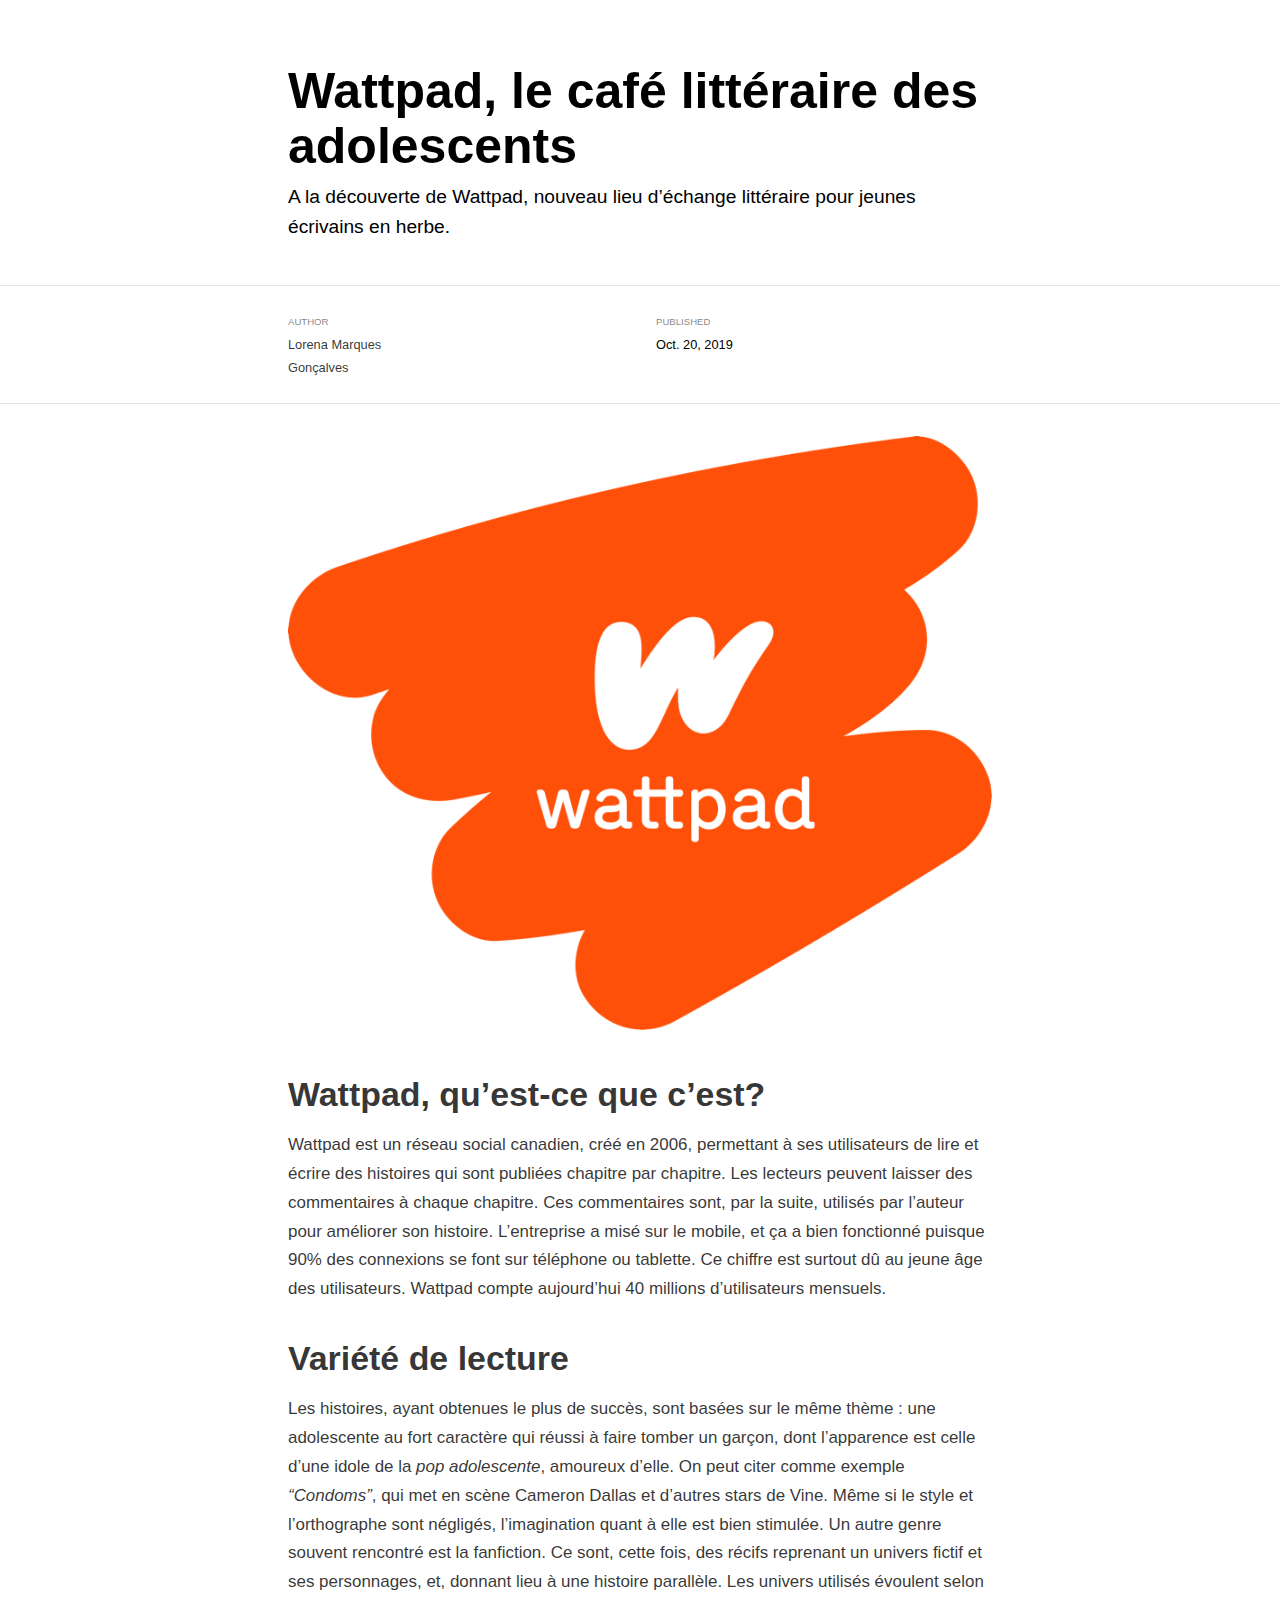
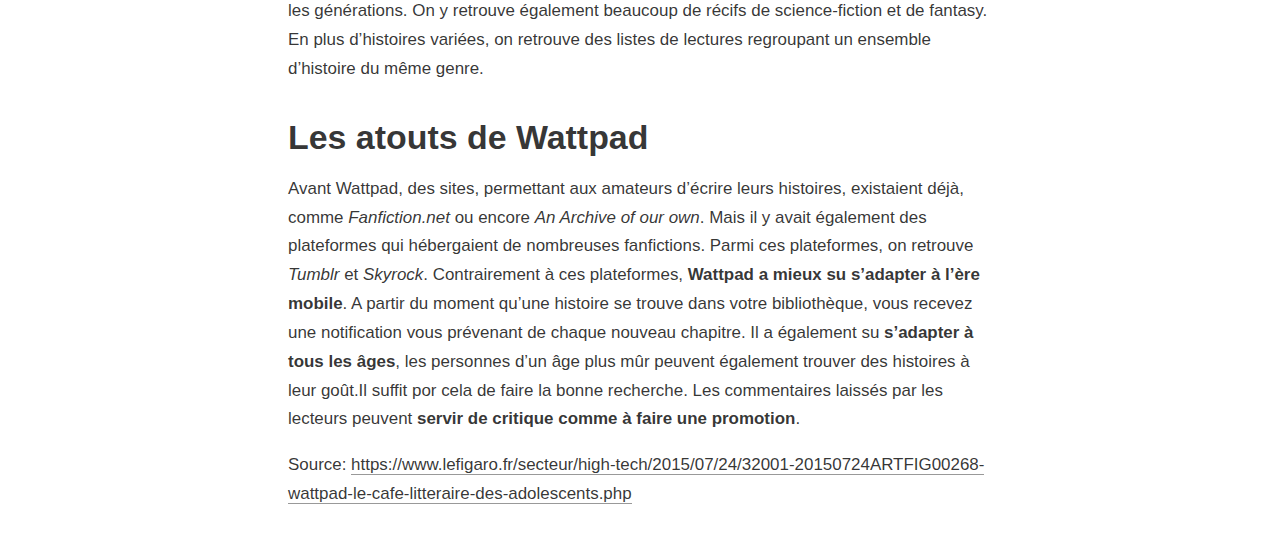
<file: _posts/2019-10-15-nom-de-votre-article/nom-de-votre-article.html>
<!DOCTYPE html>

<html xmlns="http://www.w3.org/1999/xhtml" lang="" xml:lang="">

<head>
  <meta charset="utf-8"/>
  <meta name="viewport" content="width=device-width, initial-scale=1"/>
  <meta http-equiv="X-UA-Compatible" content="IE=Edge,chrome=1"/>
  <meta name="generator" content="distill" />

  <style type="text/css">
  /* Hide doc at startup (prevent jankiness while JS renders/transforms) */
  body {
    visibility: hidden;
  }
  </style>

 <!--radix_placeholder_import_source-->
 <!--/radix_placeholder_import_source-->

  <!--radix_placeholder_meta_tags-->
  <title>Wattpad, le café littéraire des adolescents</title>
  
  <meta property="description" itemprop="description" content="A la découverte de Wattpad, nouveau lieu d&#39;échange littéraire pour jeunes écrivains en herbe."/>
  
  
  <!--  https://schema.org/Article -->
  <meta property="article:published" itemprop="datePublished" content="2019-10-21"/>
  <meta property="article:created" itemprop="dateCreated" content="2019-10-21"/>
  <meta name="article:author" content="Lorena Marques Gonçalves"/>
  
  <!--  https://developers.facebook.com/docs/sharing/webmasters#markup -->
  <meta property="og:title" content="Wattpad, le café littéraire des adolescents"/>
  <meta property="og:type" content="article"/>
  <meta property="og:description" content="A la découverte de Wattpad, nouveau lieu d&#39;échange littéraire pour jeunes écrivains en herbe."/>
  <meta property="og:locale" content="en_US"/>
  
  <!--  https://dev.twitter.com/cards/types/summary -->
  <meta property="twitter:card" content="summary"/>
  <meta property="twitter:title" content="Wattpad, le café littéraire des adolescents"/>
  <meta property="twitter:description" content="A la découverte de Wattpad, nouveau lieu d&#39;échange littéraire pour jeunes écrivains en herbe."/>
  
  <!--/radix_placeholder_meta_tags-->
  <!--radix_placeholder_rmarkdown_metadata-->
  
  <script type="text/json" id="radix-rmarkdown-metadata">
  {"type":"list","attributes":{"names":{"type":"character","attributes":{},"value":["title","description","author","date","output"]}},"value":[{"type":"character","attributes":{},"value":["Wattpad, le café littéraire des adolescents"]},{"type":"character","attributes":{},"value":["A la découverte de Wattpad, nouveau lieu d'échange littéraire pour jeunes écrivains en herbe.\n"]},{"type":"list","attributes":{},"value":[{"type":"list","attributes":{"names":{"type":"character","attributes":{},"value":["name","url"]}},"value":[{"type":"character","attributes":{},"value":["Lorena Marques Gonçalves"]},{"type":"list","attributes":{"names":{"type":"character","attributes":{},"value":[]}},"value":[]}]}]},{"type":"character","attributes":{},"value":["10-21-2019"]},{"type":"list","attributes":{"names":{"type":"character","attributes":{},"value":["distill::distill_article"]}},"value":[{"type":"list","attributes":{"names":{"type":"character","attributes":{},"value":["self_contained"]}},"value":[{"type":"logical","attributes":{},"value":[false]}]}]}]}
  </script>
  <!--/radix_placeholder_rmarkdown_metadata-->
  
  <script type="text/json" id="radix-resource-manifest">
  {"type":"character","attributes":{},"value":["nom-de-votre-article_files/bowser-1.9.3/bowser.min.js","nom-de-votre-article_files/distill-2.2.21/template.v2.js","nom-de-votre-article_files/jquery-1.11.3/jquery.min.js","nom-de-votre-article_files/webcomponents-2.0.0/webcomponents.js","wattpad.png"]}
  </script>
  <!--radix_placeholder_navigation_in_header-->
  <!--/radix_placeholder_navigation_in_header-->
  <!--radix_placeholder_distill-->
  
  <style type="text/css">
  
  body {
    background-color: white;
  }
  
  .pandoc-table {
    width: 100%;
  }
  
  .pandoc-table>caption {
    margin-bottom: 10px;
  }
  
  .pandoc-table th:not([align]) {
    text-align: left;
  }
  
  .pagedtable-footer {
    font-size: 15px;
  }
  
  .html-widget {
    margin-bottom: 2.0em;
  }
  
  .l-screen-inset {
    padding-right: 16px;
  }
  
  .l-screen .caption {
    margin-left: 10px;
  }
  
  .shaded {
    background: rgb(247, 247, 247);
    padding-top: 20px;
    padding-bottom: 20px;
    border-top: 1px solid rgba(0, 0, 0, 0.1);
    border-bottom: 1px solid rgba(0, 0, 0, 0.1);
  }
  
  .shaded .html-widget {
    margin-bottom: 0;
    border: 1px solid rgba(0, 0, 0, 0.1);
  }
  
  .shaded .shaded-content {
    background: white;
  }
  
  .text-output {
    margin-top: 0;
    line-height: 1.5em;
  }
  
  .hidden {
    display: none !important;
  }
  
  d-article {
    padding-bottom: 30px;
  }
  
  d-appendix {
    padding-top: 30px;
  }
  
  d-article>p>img {
    width: 100%;
  }
  
  d-article iframe {
    border: 1px solid rgba(0, 0, 0, 0.1);
    margin-bottom: 2.0em;
    width: 100%;
  }
  
  figure img.external {
    background: white;
    border: 1px solid rgba(0, 0, 0, 0.1);
    box-shadow: 0 1px 8px rgba(0, 0, 0, 0.1);
    padding: 18px;
    box-sizing: border-box;
  }
  
  /* CSS for table of contents */
  
  .d-toc {
    color: rgba(0,0,0,0.8);
    font-size: 0.8em;
    line-height: 1em;
  }
  
  .d-toc-header {
    font-size: 0.6rem;
    font-weight: 400;
    color: rgba(0, 0, 0, 0.5);
    text-transform: uppercase;
    margin-top: 0;
    margin-bottom: 1.3em;
  }
  
  .d-toc a {
    border-bottom: none;
  }
  
  .d-toc ul {
    padding-left: 0;
  }
  
  .d-toc li>ul {
    padding-top: 0.8em;
    padding-left: 16px;
    margin-bottom: 0.6em;
  }
  
  .d-toc ul,
  .d-toc li {
    list-style-type: none;
  }
  
  .d-toc li {
    margin-bottom: 0.9em;
  }
  
  .d-toc-separator {
    margin-top: 20px;
    margin-bottom: 2em;
  }
  
  .d-article-with-toc {
    border-top: none;
    padding-top: 0;
  }
  
  
  
  /* Tweak code blocks (note that this CSS is repeated above in an injection
     into the d-code shadow dom) */
  
  d-code {
    overflow-x: auto !important;
  }
  
  pre.d-code code.d-code {
    padding-left: 10px;
    font-size: 12px;
    border-left: 2px solid rgba(0,0,0,0.1);
  }
  
  pre.text-output {
  
    font-size: 12px;
    color: black;
    background: none;
    font-family: Consolas, Monaco, 'Andale Mono', 'Ubuntu Mono', monospace;
    text-align: left;
    white-space: pre;
    word-spacing: normal;
    word-break: normal;
    word-wrap: normal;
    line-height: 1.5;
  
    -moz-tab-size: 4;
    -o-tab-size: 4;
    tab-size: 4;
  
    -webkit-hyphens: none;
    -moz-hyphens: none;
    -ms-hyphens: none;
    hyphens: none;
  }
  
  @media(min-width: 768px) {
  
  d-code {
    overflow-x: visible !important;
  }
  
  pre.d-code code.d-code  {
      padding-left: 18px;
      font-size: 14px;
  }
  pre.text-output {
    font-size: 14px;
  }
  }
  
  /* Figure */
  
  .figure {
    position: relative;
    margin-bottom: 2.5em;
    margin-top: 1.5em;
  }
  
  .figure img {
    width: 100%;
  }
  
  .figure .caption {
    color: rgba(0, 0, 0, 0.6);
    font-size: 12px;
    line-height: 1.5em;
  }
  
  .figure img.external {
    background: white;
    border: 1px solid rgba(0, 0, 0, 0.1);
    box-shadow: 0 1px 8px rgba(0, 0, 0, 0.1);
    padding: 18px;
    box-sizing: border-box;
  }
  
  .figure .caption a {
    color: rgba(0, 0, 0, 0.6);
  }
  
  .figure .caption b,
  .figure .caption strong, {
    font-weight: 600;
    color: rgba(0, 0, 0, 1.0);
  }
  
  
  
  /* Tweak 1000px media break to show more text */
  
  @media(min-width: 1000px) {
    .base-grid,
    distill-header,
    d-title,
    d-abstract,
    d-article,
    d-appendix,
    distill-appendix,
    d-byline,
    d-footnote-list,
    d-citation-list,
    distill-footer {
      grid-template-columns: [screen-start] 1fr [page-start kicker-start] 80px [middle-start] 50px [text-start kicker-end] 65px 65px 65px 65px 65px 65px 65px 65px [text-end gutter-start] 65px [middle-end] 65px [page-end gutter-end] 1fr [screen-end];
      grid-column-gap: 16px;
    }
  
    .grid {
      grid-column-gap: 16px;
    }
  
    d-article {
      font-size: 1.06rem;
      line-height: 1.7em;
    }
    figure .caption, .figure .caption, figure figcaption {
      font-size: 13px;
    }
  }
  
  @media(min-width: 1180px) {
    .base-grid,
    distill-header,
    d-title,
    d-abstract,
    d-article,
    d-appendix,
    distill-appendix,
    d-byline,
    d-footnote-list,
    d-citation-list,
    distill-footer {
      grid-template-columns: [screen-start] 1fr [page-start kicker-start] 60px [middle-start] 60px [text-start kicker-end] 60px 60px 60px 60px 60px 60px 60px 60px [text-end gutter-start] 60px [middle-end] 60px [page-end gutter-end] 1fr [screen-end];
      grid-column-gap: 32px;
    }
  
    .grid {
      grid-column-gap: 32px;
    }
  }
  
  
  /* Get the citation styles for the appendix (not auto-injected on render since
     we do our own rendering of the citation appendix) */
  
  d-appendix .citation-appendix,
  .d-appendix .citation-appendix {
    font-size: 11px;
    line-height: 15px;
    border-left: 1px solid rgba(0, 0, 0, 0.1);
    padding-left: 18px;
    border: 1px solid rgba(0,0,0,0.1);
    background: rgba(0, 0, 0, 0.02);
    padding: 10px 18px;
    border-radius: 3px;
    color: rgba(150, 150, 150, 1);
    overflow: hidden;
    margin-top: -12px;
    white-space: pre-wrap;
    word-wrap: break-word;
  }
  
  
  /* Social footer */
  
  .social_footer {
    margin-top: 30px;
    margin-bottom: 0;
    color: rgba(0,0,0,0.67);
  }
  
  .disqus-comments {
    margin-right: 30px;
  }
  
  .disqus-comment-count {
    border-bottom: 1px solid rgba(0, 0, 0, 0.4);
    cursor: pointer;
  }
  
  #disqus_thread {
    margin-top: 30px;
  }
  
  .article-sharing a {
    border-bottom: none;
    margin-right: 8px;
  }
  
  .article-sharing a:hover {
    border-bottom: none;
  }
  
  .sidebar-section.subscribe {
    font-size: 12px;
    line-height: 1.6em;
  }
  
  .subscribe p {
    margin-bottom: 0.5em;
  }
  
  
  .article-footer .subscribe {
    font-size: 15px;
    margin-top: 45px;
  }
  
  
  /* Improve display for browsers without grid (IE/Edge <= 15) */
  
  .downlevel {
    line-height: 1.6em;
    font-family: -apple-system, BlinkMacSystemFont, "Segoe UI", Roboto, Oxygen, Ubuntu, Cantarell, "Fira Sans", "Droid Sans", "Helvetica Neue", Arial, sans-serif;
    margin: 0;
  }
  
  .downlevel .d-title {
    padding-top: 6rem;
    padding-bottom: 1.5rem;
  }
  
  .downlevel .d-title h1 {
    font-size: 50px;
    font-weight: 700;
    line-height: 1.1em;
    margin: 0 0 0.5rem;
  }
  
  .downlevel .d-title p {
    font-weight: 300;
    font-size: 1.2rem;
    line-height: 1.55em;
    margin-top: 0;
  }
  
  .downlevel .d-byline {
    padding-top: 0.8em;
    padding-bottom: 0.8em;
    font-size: 0.8rem;
    line-height: 1.8em;
  }
  
  .downlevel .section-separator {
    border: none;
    border-top: 1px solid rgba(0, 0, 0, 0.1);
  }
  
  .downlevel .d-article {
    font-size: 1.06rem;
    line-height: 1.7em;
    padding-top: 1rem;
    padding-bottom: 2rem;
  }
  
  
  .downlevel .d-appendix {
    padding-left: 0;
    padding-right: 0;
    max-width: none;
    font-size: 0.8em;
    line-height: 1.7em;
    margin-bottom: 0;
    color: rgba(0,0,0,0.5);
    padding-top: 40px;
    padding-bottom: 48px;
  }
  
  .downlevel .footnotes ol {
    padding-left: 13px;
  }
  
  .downlevel .base-grid,
  .downlevel .distill-header,
  .downlevel .d-title,
  .downlevel .d-abstract,
  .downlevel .d-article,
  .downlevel .d-appendix,
  .downlevel .distill-appendix,
  .downlevel .d-byline,
  .downlevel .d-footnote-list,
  .downlevel .d-citation-list,
  .downlevel .distill-footer,
  .downlevel .appendix-bottom,
  .downlevel .posts-container {
    padding-left: 40px;
    padding-right: 40px;
  }
  
  @media(min-width: 768px) {
    .downlevel .base-grid,
    .downlevel .distill-header,
    .downlevel .d-title,
    .downlevel .d-abstract,
    .downlevel .d-article,
    .downlevel .d-appendix,
    .downlevel .distill-appendix,
    .downlevel .d-byline,
    .downlevel .d-footnote-list,
    .downlevel .d-citation-list,
    .downlevel .distill-footer,
    .downlevel .appendix-bottom,
    .downlevel .posts-container {
    padding-left: 150px;
    padding-right: 150px;
    max-width: 900px;
  }
  }
  
  .downlevel pre code {
    display: block;
    border-left: 2px solid rgba(0, 0, 0, .1);
    padding: 0 0 0 20px;
    font-size: 14px;
  }
  
  .downlevel code, .downlevel pre {
    color: black;
    background: none;
    font-family: Consolas, Monaco, 'Andale Mono', 'Ubuntu Mono', monospace;
    text-align: left;
    white-space: pre;
    word-spacing: normal;
    word-break: normal;
    word-wrap: normal;
    line-height: 1.5;
  
    -moz-tab-size: 4;
    -o-tab-size: 4;
    tab-size: 4;
  
    -webkit-hyphens: none;
    -moz-hyphens: none;
    -ms-hyphens: none;
    hyphens: none;
  }
  
  </style>
  
  <script type="application/javascript">
  
  function is_downlevel_browser() {
    if (bowser.isUnsupportedBrowser({ msie: "12", msedge: "16"},
                                   window.navigator.userAgent)) {
      return true;
    } else {
      return window.load_distill_framework === undefined;
    }
  }
  
  // show body when load is complete
  function on_load_complete() {
  
    // set body to visible
    document.body.style.visibility = 'visible';
  
    // force redraw for leaflet widgets
    if (window.HTMLWidgets) {
      var maps = window.HTMLWidgets.findAll(".leaflet");
      $.each(maps, function(i, el) {
        var map = this.getMap();
        map.invalidateSize();
        map.eachLayer(function(layer) {
          if (layer instanceof L.TileLayer)
            layer.redraw();
        });
      });
    }
  
    // trigger 'shown' so htmlwidgets resize
    $('d-article').trigger('shown');
  }
  
  function init_distill() {
  
    init_common();
  
    // create front matter
    var front_matter = $('<d-front-matter></d-front-matter>');
    $('#distill-front-matter').wrap(front_matter);
  
    // create d-title
    $('.d-title').changeElementType('d-title');
  
    // create d-byline
    var byline = $('<d-byline></d-byline>');
    $('.d-byline').replaceWith(byline);
  
    // create d-article
    var article = $('<d-article></d-article>');
    $('.d-article').wrap(article).children().unwrap();
  
    // move posts container into article
    $('.posts-container').appendTo($('d-article'));
  
    // create d-appendix
    $('.d-appendix').changeElementType('d-appendix');
  
    // create d-bibliography
    var bibliography = $('<d-bibliography></d-bibliography>');
    $('#distill-bibliography').wrap(bibliography);
  
    // flag indicating that we have appendix items
    var appendix = $('.appendix-bottom').children('h3').length > 0;
  
    // replace citations with <d-cite>
    $('.citation').each(function(i, val) {
      appendix = true;
      var cites = $(this).attr('data-cites').split(" ");
      var dt_cite = $('<d-cite></d-cite>');
      dt_cite.attr('key', cites.join());
      $(this).replaceWith(dt_cite);
    });
    // remove refs
    $('#refs').remove();
  
    // replace footnotes with <d-footnote>
    $('.footnote-ref').each(function(i, val) {
      appendix = true;
      var href = $(this).attr('href');
      var id = href.replace('#', '');
      var fn = $('#' + id);
      var fn_p = $('#' + id + '>p');
      fn_p.find('.footnote-back').remove();
      var text = fn_p.html();
      var dtfn = $('<d-footnote></d-footnote>');
      dtfn.html(text);
      $(this).replaceWith(dtfn);
    });
    // remove footnotes
    $('.footnotes').remove();
  
    $('h1.appendix, h2.appendix').each(function(i, val) {
      $(this).changeElementType('h3');
    });
    $('h3.appendix').each(function(i, val) {
      var id = $(this).attr('id');
      $('.d-toc a[href="#' + id + '"]').parent().remove();
      appendix = true;
      $(this).nextUntil($('h1, h2, h3')).addBack().appendTo($('d-appendix'));
    });
  
    // show d-appendix if we have appendix content
    $("d-appendix").css('display', appendix ? 'grid' : 'none');
  
    // replace code blocks with d-code
    $('pre>code').each(function(i, val) {
      var code = $(this);
      var pre = code.parent();
      var clz = "";
      var language = pre.attr('class');
      if (language) {
        // map unknown languages to "clike" (without this they just dissapear)
        if ($.inArray(language, ["bash", "clike", "css", "go", "html",
                                 "javascript", "js", "julia", "lua", "markdown",
                                 "markup", "mathml", "python", "svg", "xml"]) == -1)
          language = "clike";
        language = ' language="' + language + '"';
        var dt_code = $('<d-code block' + language + clz + '></d-code>');
        dt_code.text(code.text());
        pre.replaceWith(dt_code);
      } else {
        code.addClass('text-output').unwrap().changeElementType('pre');
      }
    });
  
    // localize layout chunks to just output
    $('.layout-chunk').each(function(i, val) {
  
      // capture layout
      var layout = $(this).attr('data-layout');
  
      // apply layout to markdown level block elements
      var elements = $(this).children().not('d-code, pre.text-output, script');
      elements.each(function(i, el) {
        var layout_div = $('<div class="' + layout + '"></div>');
        if (layout_div.hasClass('shaded')) {
          var shaded_content = $('<div class="shaded-content"></div>');
          $(this).wrap(shaded_content);
          $(this).parent().wrap(layout_div);
        } else {
          $(this).wrap(layout_div);
        }
      });
  
  
      // unwrap the layout-chunk div
      $(this).children().unwrap();
    });
  
    // load distill framework
    load_distill_framework();
  
    // wait for window.distillRunlevel == 4 to do post processing
    function distill_post_process() {
  
      if (!window.distillRunlevel || window.distillRunlevel < 4)
        return;
  
      // hide author/affiliations entirely if we have no authors
      var front_matter = JSON.parse($("#distill-front-matter").html());
      var have_authors = front_matter.authors && front_matter.authors.length > 0;
      if (!have_authors)
        $('d-byline').addClass('hidden');
  
      // table of contents
      if (have_authors) // adjust border if we are in authors
        $('.d-toc').parent().addClass('d-article-with-toc');
  
      // strip links that point to #
      $('.authors-affiliations').find('a[href="#"]').removeAttr('href');
  
      // hide elements of author/affiliations grid that have no value
      function hide_byline_column(caption) {
        $('d-byline').find('h3:contains("' + caption + '")').parent().css('visibility', 'hidden');
      }
  
      // affiliations
      var have_affiliations = false;
      for (var i = 0; i<front_matter.authors.length; ++i) {
        var author = front_matter.authors[i];
        if (author.affiliation !== "&nbsp;") {
          have_affiliations = true;
          break;
        }
      }
      if (!have_affiliations)
        $('d-byline').find('h3:contains("Affiliations")').css('visibility', 'hidden');
  
      // published date
      if (!front_matter.publishedDate)
        hide_byline_column("Published");
  
      // document object identifier
      var doi = $('d-byline').find('h3:contains("DOI")');
      var doi_p = doi.next().empty();
      if (!front_matter.doi) {
        // if we have a citation and valid citationText then link to that
        if ($('#citation').length > 0 && front_matter.citationText) {
          doi.html('Citation');
          $('<a href="#citation"></a>')
            .text(front_matter.citationText)
            .appendTo(doi_p);
        } else {
          hide_byline_column("DOI");
        }
      } else {
        $('<a></a>')
           .attr('href', "https://doi.org/" + front_matter.doi)
           .html(front_matter.doi)
           .appendTo(doi_p);
      }
  
       // change plural form of authors/affiliations
      if (front_matter.authors.length === 1) {
        var grid = $('.authors-affiliations');
        grid.children('h3:contains("Authors")').text('Author');
        grid.children('h3:contains("Affiliations")').text('Affiliation');
      }
  
      // inject pre code styles (can't do this with a global stylesheet b/c a shadow root is used)
      $('d-code').each(function(i, val) {
        var style = document.createElement('style');
        style.innerHTML = 'pre code { padding-left: 10px; font-size: 12px; border-left: 2px solid rgba(0,0,0,0.1); } ' +
                          '@media(min-width: 768px) { pre code { padding-left: 18px; font-size: 14px; } }';
        if (this.shadowRoot)
          this.shadowRoot.appendChild(style);
      });
  
      // move appendix-bottom entries to the bottom
      $('.appendix-bottom').appendTo('d-appendix').children().unwrap();
      $('.appendix-bottom').remove();
  
      // clear polling timer
      clearInterval(tid);
  
      // show body now that everything is ready
      on_load_complete();
    }
  
    var tid = setInterval(distill_post_process, 50);
    distill_post_process();
  
  }
  
  function init_downlevel() {
  
    init_common();
  
     // insert hr after d-title
    $('.d-title').after($('<hr class="section-separator"/>'));
  
    // check if we have authors
    var front_matter = JSON.parse($("#distill-front-matter").html());
    var have_authors = front_matter.authors && front_matter.authors.length > 0;
  
    // manage byline/border
    if (!have_authors)
      $('.d-byline').remove();
    $('.d-byline').after($('<hr class="section-separator"/>'));
    $('.d-byline a').remove();
  
    // remove toc
    $('.d-toc-header').remove();
    $('.d-toc').remove();
    $('.d-toc-separator').remove();
  
    // move appendix elements
    $('h1.appendix, h2.appendix').each(function(i, val) {
      $(this).changeElementType('h3');
    });
    $('h3.appendix').each(function(i, val) {
      $(this).nextUntil($('h1, h2, h3')).addBack().appendTo($('.d-appendix'));
    });
  
  
    // inject headers into references and footnotes
    var refs_header = $('<h3></h3>');
    refs_header.text('References');
    $('#refs').prepend(refs_header);
  
    var footnotes_header = $('<h3></h3');
    footnotes_header.text('Footnotes');
    $('.footnotes').children('hr').first().replaceWith(footnotes_header);
  
    // move appendix-bottom entries to the bottom
    $('.appendix-bottom').appendTo('.d-appendix').children().unwrap();
    $('.appendix-bottom').remove();
  
    // remove appendix if it's empty
    if ($('.d-appendix').children().length === 0)
      $('.d-appendix').remove();
  
    // prepend separator above appendix
    $('.d-appendix').before($('<hr class="section-separator" style="clear: both"/>'));
  
    // trim code
    $('pre>code').each(function(i, val) {
      $(this).html($.trim($(this).html()));
    });
  
    // move posts-container right before article
    $('.posts-container').insertBefore($('.d-article'));
  
    $('body').addClass('downlevel');
  
    on_load_complete();
  }
  
  
  function init_common() {
  
    // jquery plugin to change element types
    (function($) {
      $.fn.changeElementType = function(newType) {
        var attrs = {};
  
        $.each(this[0].attributes, function(idx, attr) {
          attrs[attr.nodeName] = attr.nodeValue;
        });
  
        this.replaceWith(function() {
          return $("<" + newType + "/>", attrs).append($(this).contents());
        });
      };
    })(jQuery);
  
    // prevent underline for linked images
    $('a > img').parent().css({'border-bottom' : 'none'});
  
    // mark non-body figures created by knitr chunks as 100% width
    $('.layout-chunk').each(function(i, val) {
      var figures = $(this).find('img, .html-widget');
      if ($(this).attr('data-layout') !== "l-body") {
        figures.css('width', '100%');
      } else {
        figures.css('max-width', '100%');
        figures.filter("[width]").each(function(i, val) {
          var fig = $(this);
          fig.css('width', fig.attr('width') + 'px');
        });
  
      }
    });
  
    // auto-append index.html to post-preview links in file: protocol
    // and in rstudio ide preview
    $('.post-preview').each(function(i, val) {
      if (window.location.protocol === "file:")
        $(this).attr('href', $(this).attr('href') + "index.html");
    });
  
    // get rid of index.html references in header
    if (window.location.protocol !== "file:") {
      $('.distill-site-header a[href]').each(function(i,val) {
        $(this).attr('href', $(this).attr('href').replace("index.html", "./"));
      });
    }
  
    // add class to pandoc style tables
    $('tr.header').parent('thead').parent('table').addClass('pandoc-table');
    $('.kable-table').children('table').addClass('pandoc-table');
  
    // add figcaption style to table captions
    $('caption').parent('table').addClass("figcaption");
  
    // initialize posts list
    if (window.init_posts_list)
      window.init_posts_list();
  
    // implmement disqus comment link
    $('.disqus-comment-count').click(function() {
      window.headroom_prevent_pin = true;
      $('#disqus_thread').toggleClass('hidden');
      if (!$('#disqus_thread').hasClass('hidden')) {
        var offset = $(this).offset();
        $(window).resize();
        $('html, body').animate({
          scrollTop: offset.top - 35
        });
      }
    });
  }
  
  document.addEventListener('DOMContentLoaded', function() {
    if (is_downlevel_browser())
      init_downlevel();
    else
      window.addEventListener('WebComponentsReady', init_distill);
  });
  
  </script>
  
  <!--/radix_placeholder_distill-->
  <script src="nom-de-votre-article_files/jquery-1.11.3/jquery.min.js"></script>
  <script src="nom-de-votre-article_files/bowser-1.9.3/bowser.min.js"></script>
  <script src="nom-de-votre-article_files/webcomponents-2.0.0/webcomponents.js"></script>
  <script src="nom-de-votre-article_files/distill-2.2.21/template.v2.js"></script>
  <!--radix_placeholder_site_in_header-->
  <!--/radix_placeholder_site_in_header-->


</head>

<body>

<!--radix_placeholder_front_matter-->

<script id="distill-front-matter" type="text/json">
{"title":"Wattpad, le café littéraire des adolescents","description":"A la découverte de Wattpad, nouveau lieu d'échange littéraire pour jeunes écrivains en herbe.","authors":[{"author":"Lorena Marques Gonçalves","authorURL":{},"affiliation":"&nbsp;","affiliationURL":"#"}],"publishedDate":"2019-10-21T00:00:00.000+02:00","citationText":"Gonçalves, 2019"}
</script>

<!--/radix_placeholder_front_matter-->
<!--radix_placeholder_navigation_before_body-->
<!--/radix_placeholder_navigation_before_body-->
<!--radix_placeholder_site_before_body-->
<!--/radix_placeholder_site_before_body-->

<div class="d-title">
<h1>Wattpad, le café littéraire des adolescents</h1>
<p>A la découverte de Wattpad, nouveau lieu d’échange littéraire pour jeunes écrivains en herbe.</p>
</div>

<div class="d-byline">
  Lorena Marques Gonçalves true 
  
<br/>10-21-2019
</div>

<div class="d-article">
<p><img src="wattpad.png" /></p>
<h1 id="wattpad-quest-ce-que-cest">Wattpad, qu’est-ce que c’est?</h1>
<p>Wattpad est un réseau social canadien, créé en 2006, permettant à ses utilisateurs de lire et écrire des histoires qui sont publiées chapitre par chapitre. Les lecteurs peuvent laisser des commentaires à chaque chapitre. Ces commentaires sont, par la suite, utilisés par l’auteur pour améliorer son histoire. L’entreprise a misé sur le mobile, et ça a bien fonctionné puisque 90% des connexions se font sur téléphone ou tablette. Ce chiffre est surtout dû au jeune âge des utilisateurs. Wattpad compte aujourd’hui 40 millions d’utilisateurs mensuels.</p>
<h1 id="variete-de-lecture">Variété de lecture</h1>
<p>Les histoires, ayant obtenues le plus de succès, sont basées sur le même thème : une adolescente au fort caractère qui réussi à faire tomber un garçon, dont l’apparence est celle d’une idole de la <em>pop adolescente</em>, amoureux d’elle. On peut citer comme exemple <em>“Condoms”</em>, qui met en scène Cameron Dallas et d’autres stars de Vine. Même si le style et l’orthographe sont négligés, l’imagination quant à elle est bien stimulée. Un autre genre souvent rencontré est la fanfiction. Ce sont, cette fois, des récifs reprenant un univers fictif et ses personnages, et, donnant lieu à une histoire parallèle. Les univers utilisés évoulent selon les générations. On y retrouve également beaucoup de récifs de science-fiction et de fantasy. En plus d’histoires variées, on retrouve des listes de lectures regroupant un ensemble d’histoire du même genre.</p>
<h1 id="les-atouts-de-wattpad">Les atouts de Wattpad</h1>
<p>Avant Wattpad, des sites, permettant aux amateurs d’écrire leurs histoires, existaient déjà, comme <em>Fanfiction.net</em> ou encore <em>An Archive of our own</em>. Mais il y avait également des plateformes qui hébergaient de nombreuses fanfictions. Parmi ces plateformes, on retrouve <em>Tumblr</em> et <em>Skyrock</em>. Contrairement à ces plateformes, <strong>Wattpad a mieux su s’adapter à l’ère mobile</strong>. A partir du moment qu’une histoire se trouve dans votre bibliothèque, vous recevez une notification vous prévenant de chaque nouveau chapitre. Il a également su <strong>s’adapter à tous les âges</strong>, les personnes d’un âge plus mûr peuvent également trouver des histoires à leur goût.Il suffit por cela de faire la bonne recherche. Les commentaires laissés par les lecteurs peuvent <strong>servir de critique comme à faire une promotion</strong>.</p>
<p>Source: <a href="https://www.lefigaro.fr/secteur/high-tech/2015/07/24/32001-20150724ARTFIG00268-wattpad-le-cafe-litteraire-des-adolescents.php" class="uri">https://www.lefigaro.fr/secteur/high-tech/2015/07/24/32001-20150724ARTFIG00268-wattpad-le-cafe-litteraire-des-adolescents.php</a></p>
<!--radix_placeholder_article_footer-->
<!--/radix_placeholder_article_footer-->
</div>

<div class="d-appendix">
</div>


<!--radix_placeholder_site_after_body-->
<!--/radix_placeholder_site_after_body-->
<!--radix_placeholder_appendices-->
<div class="appendix-bottom"></div>
<!--/radix_placeholder_appendices-->
<!--radix_placeholder_navigation_after_body-->
<!--/radix_placeholder_navigation_after_body-->

</body>

</html>
</file>
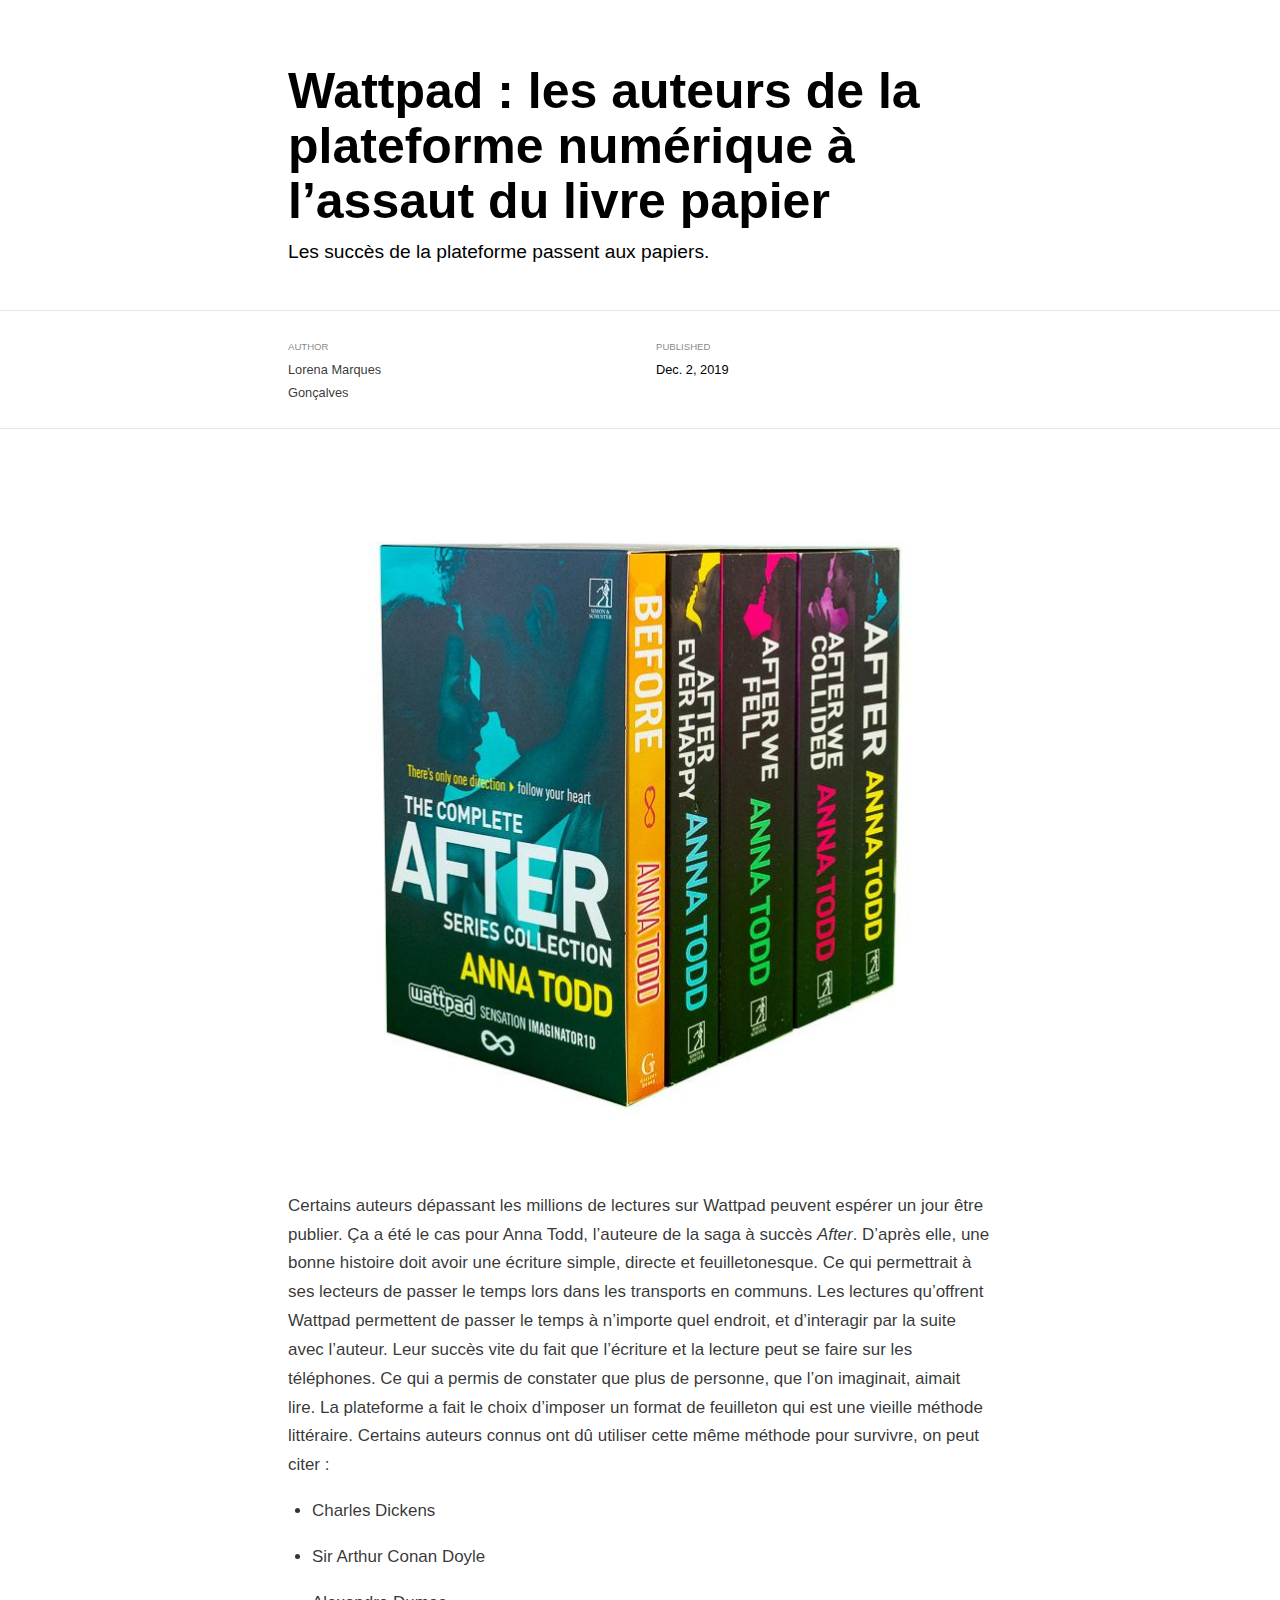
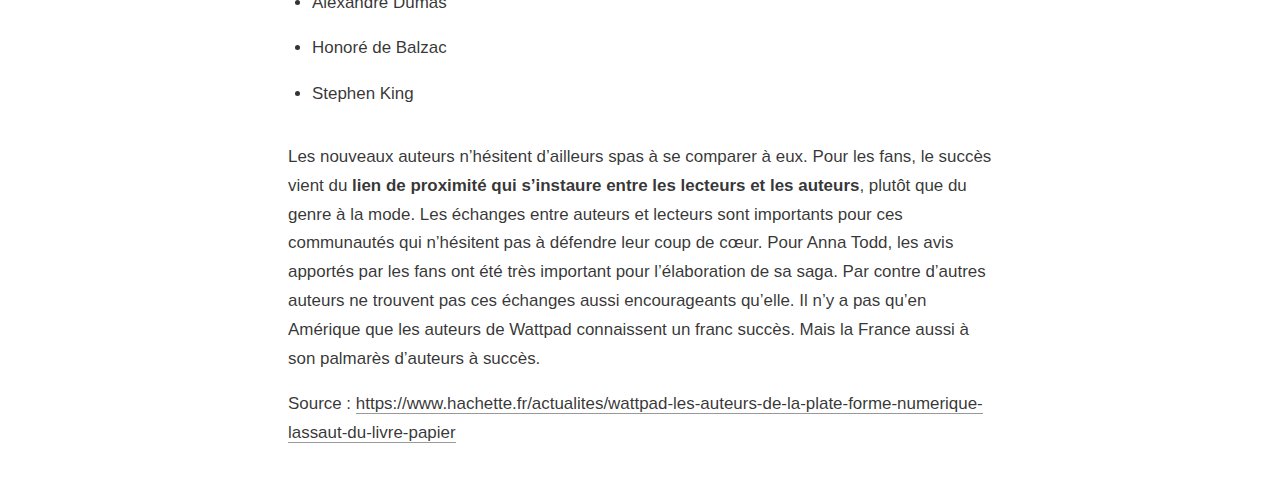
<file: _posts/2019-12-03-plateforme-numerique-au-papier/plateforme-numerique-au-papier.html>
<!DOCTYPE html>

<html xmlns="http://www.w3.org/1999/xhtml" lang="" xml:lang="">

<head>
  <meta charset="utf-8"/>
  <meta name="viewport" content="width=device-width, initial-scale=1"/>
  <meta http-equiv="X-UA-Compatible" content="IE=Edge,chrome=1"/>
  <meta name="generator" content="distill" />

  <style type="text/css">
  /* Hide doc at startup (prevent jankiness while JS renders/transforms) */
  body {
    visibility: hidden;
  }
  </style>

 <!--radix_placeholder_import_source-->
 <!--/radix_placeholder_import_source-->

  <!--radix_placeholder_meta_tags-->
  <title>Wattpad : les auteurs de la plateforme numérique à l'assaut du livre papier</title>
  
  <meta property="description" itemprop="description" content="Les succès de la plateforme passent aux papiers."/>
  
  
  <!--  https://schema.org/Article -->
  <meta property="article:published" itemprop="datePublished" content="2019-12-03"/>
  <meta property="article:created" itemprop="dateCreated" content="2019-12-03"/>
  <meta name="article:author" content="Lorena Marques Gonçalves"/>
  
  <!--  https://developers.facebook.com/docs/sharing/webmasters#markup -->
  <meta property="og:title" content="Wattpad : les auteurs de la plateforme numérique à l&#39;assaut du livre papier"/>
  <meta property="og:type" content="article"/>
  <meta property="og:description" content="Les succès de la plateforme passent aux papiers."/>
  <meta property="og:locale" content="en_US"/>
  
  <!--  https://dev.twitter.com/cards/types/summary -->
  <meta property="twitter:card" content="summary"/>
  <meta property="twitter:title" content="Wattpad : les auteurs de la plateforme numérique à l&#39;assaut du livre papier"/>
  <meta property="twitter:description" content="Les succès de la plateforme passent aux papiers."/>
  
  <!--/radix_placeholder_meta_tags-->
  <!--radix_placeholder_rmarkdown_metadata-->
  
  <script type="text/json" id="radix-rmarkdown-metadata">
  {"type":"list","attributes":{"names":{"type":"character","attributes":{},"value":["title","description","author","date","output"]}},"value":[{"type":"character","attributes":{},"value":["Wattpad : les auteurs de la plateforme numérique à l'assaut du livre papier"]},{"type":"character","attributes":{},"value":["Les succès de la plateforme passent aux papiers.\n"]},{"type":"list","attributes":{},"value":[{"type":"list","attributes":{"names":{"type":"character","attributes":{},"value":["name","url"]}},"value":[{"type":"character","attributes":{},"value":["Lorena Marques Gonçalves"]},{"type":"list","attributes":{"names":{"type":"character","attributes":{},"value":[]}},"value":[]}]}]},{"type":"character","attributes":{},"value":["12-03-2019"]},{"type":"list","attributes":{"names":{"type":"character","attributes":{},"value":["distill::distill_article"]}},"value":[{"type":"list","attributes":{"names":{"type":"character","attributes":{},"value":["self_contained"]}},"value":[{"type":"logical","attributes":{},"value":[false]}]}]}]}
  </script>
  <!--/radix_placeholder_rmarkdown_metadata-->
  
  <script type="text/json" id="radix-resource-manifest">
  {"type":"character","attributes":{},"value":["After.jpg","plateforme-numerique-au-papier_files/bowser-1.9.3/bowser.min.js","plateforme-numerique-au-papier_files/distill-2.2.21/template.v2.js","plateforme-numerique-au-papier_files/jquery-1.11.3/jquery.min.js","plateforme-numerique-au-papier_files/webcomponents-2.0.0/webcomponents.js"]}
  </script>
  <!--radix_placeholder_navigation_in_header-->
  <!--/radix_placeholder_navigation_in_header-->
  <!--radix_placeholder_distill-->
  
  <style type="text/css">
  
  body {
    background-color: white;
  }
  
  .pandoc-table {
    width: 100%;
  }
  
  .pandoc-table>caption {
    margin-bottom: 10px;
  }
  
  .pandoc-table th:not([align]) {
    text-align: left;
  }
  
  .pagedtable-footer {
    font-size: 15px;
  }
  
  .html-widget {
    margin-bottom: 2.0em;
  }
  
  .l-screen-inset {
    padding-right: 16px;
  }
  
  .l-screen .caption {
    margin-left: 10px;
  }
  
  .shaded {
    background: rgb(247, 247, 247);
    padding-top: 20px;
    padding-bottom: 20px;
    border-top: 1px solid rgba(0, 0, 0, 0.1);
    border-bottom: 1px solid rgba(0, 0, 0, 0.1);
  }
  
  .shaded .html-widget {
    margin-bottom: 0;
    border: 1px solid rgba(0, 0, 0, 0.1);
  }
  
  .shaded .shaded-content {
    background: white;
  }
  
  .text-output {
    margin-top: 0;
    line-height: 1.5em;
  }
  
  .hidden {
    display: none !important;
  }
  
  d-article {
    padding-bottom: 30px;
  }
  
  d-appendix {
    padding-top: 30px;
  }
  
  d-article>p>img {
    width: 100%;
  }
  
  d-article iframe {
    border: 1px solid rgba(0, 0, 0, 0.1);
    margin-bottom: 2.0em;
    width: 100%;
  }
  
  figure img.external {
    background: white;
    border: 1px solid rgba(0, 0, 0, 0.1);
    box-shadow: 0 1px 8px rgba(0, 0, 0, 0.1);
    padding: 18px;
    box-sizing: border-box;
  }
  
  /* CSS for table of contents */
  
  .d-toc {
    color: rgba(0,0,0,0.8);
    font-size: 0.8em;
    line-height: 1em;
  }
  
  .d-toc-header {
    font-size: 0.6rem;
    font-weight: 400;
    color: rgba(0, 0, 0, 0.5);
    text-transform: uppercase;
    margin-top: 0;
    margin-bottom: 1.3em;
  }
  
  .d-toc a {
    border-bottom: none;
  }
  
  .d-toc ul {
    padding-left: 0;
  }
  
  .d-toc li>ul {
    padding-top: 0.8em;
    padding-left: 16px;
    margin-bottom: 0.6em;
  }
  
  .d-toc ul,
  .d-toc li {
    list-style-type: none;
  }
  
  .d-toc li {
    margin-bottom: 0.9em;
  }
  
  .d-toc-separator {
    margin-top: 20px;
    margin-bottom: 2em;
  }
  
  .d-article-with-toc {
    border-top: none;
    padding-top: 0;
  }
  
  
  
  /* Tweak code blocks (note that this CSS is repeated above in an injection
     into the d-code shadow dom) */
  
  d-code {
    overflow-x: auto !important;
  }
  
  pre.d-code code.d-code {
    padding-left: 10px;
    font-size: 12px;
    border-left: 2px solid rgba(0,0,0,0.1);
  }
  
  pre.text-output {
  
    font-size: 12px;
    color: black;
    background: none;
    font-family: Consolas, Monaco, 'Andale Mono', 'Ubuntu Mono', monospace;
    text-align: left;
    white-space: pre;
    word-spacing: normal;
    word-break: normal;
    word-wrap: normal;
    line-height: 1.5;
  
    -moz-tab-size: 4;
    -o-tab-size: 4;
    tab-size: 4;
  
    -webkit-hyphens: none;
    -moz-hyphens: none;
    -ms-hyphens: none;
    hyphens: none;
  }
  
  @media(min-width: 768px) {
  
  d-code {
    overflow-x: visible !important;
  }
  
  pre.d-code code.d-code  {
      padding-left: 18px;
      font-size: 14px;
  }
  pre.text-output {
    font-size: 14px;
  }
  }
  
  /* Figure */
  
  .figure {
    position: relative;
    margin-bottom: 2.5em;
    margin-top: 1.5em;
  }
  
  .figure img {
    width: 100%;
  }
  
  .figure .caption {
    color: rgba(0, 0, 0, 0.6);
    font-size: 12px;
    line-height: 1.5em;
  }
  
  .figure img.external {
    background: white;
    border: 1px solid rgba(0, 0, 0, 0.1);
    box-shadow: 0 1px 8px rgba(0, 0, 0, 0.1);
    padding: 18px;
    box-sizing: border-box;
  }
  
  .figure .caption a {
    color: rgba(0, 0, 0, 0.6);
  }
  
  .figure .caption b,
  .figure .caption strong, {
    font-weight: 600;
    color: rgba(0, 0, 0, 1.0);
  }
  
  
  
  /* Tweak 1000px media break to show more text */
  
  @media(min-width: 1000px) {
    .base-grid,
    distill-header,
    d-title,
    d-abstract,
    d-article,
    d-appendix,
    distill-appendix,
    d-byline,
    d-footnote-list,
    d-citation-list,
    distill-footer {
      grid-template-columns: [screen-start] 1fr [page-start kicker-start] 80px [middle-start] 50px [text-start kicker-end] 65px 65px 65px 65px 65px 65px 65px 65px [text-end gutter-start] 65px [middle-end] 65px [page-end gutter-end] 1fr [screen-end];
      grid-column-gap: 16px;
    }
  
    .grid {
      grid-column-gap: 16px;
    }
  
    d-article {
      font-size: 1.06rem;
      line-height: 1.7em;
    }
    figure .caption, .figure .caption, figure figcaption {
      font-size: 13px;
    }
  }
  
  @media(min-width: 1180px) {
    .base-grid,
    distill-header,
    d-title,
    d-abstract,
    d-article,
    d-appendix,
    distill-appendix,
    d-byline,
    d-footnote-list,
    d-citation-list,
    distill-footer {
      grid-template-columns: [screen-start] 1fr [page-start kicker-start] 60px [middle-start] 60px [text-start kicker-end] 60px 60px 60px 60px 60px 60px 60px 60px [text-end gutter-start] 60px [middle-end] 60px [page-end gutter-end] 1fr [screen-end];
      grid-column-gap: 32px;
    }
  
    .grid {
      grid-column-gap: 32px;
    }
  }
  
  
  /* Get the citation styles for the appendix (not auto-injected on render since
     we do our own rendering of the citation appendix) */
  
  d-appendix .citation-appendix,
  .d-appendix .citation-appendix {
    font-size: 11px;
    line-height: 15px;
    border-left: 1px solid rgba(0, 0, 0, 0.1);
    padding-left: 18px;
    border: 1px solid rgba(0,0,0,0.1);
    background: rgba(0, 0, 0, 0.02);
    padding: 10px 18px;
    border-radius: 3px;
    color: rgba(150, 150, 150, 1);
    overflow: hidden;
    margin-top: -12px;
    white-space: pre-wrap;
    word-wrap: break-word;
  }
  
  
  /* Social footer */
  
  .social_footer {
    margin-top: 30px;
    margin-bottom: 0;
    color: rgba(0,0,0,0.67);
  }
  
  .disqus-comments {
    margin-right: 30px;
  }
  
  .disqus-comment-count {
    border-bottom: 1px solid rgba(0, 0, 0, 0.4);
    cursor: pointer;
  }
  
  #disqus_thread {
    margin-top: 30px;
  }
  
  .article-sharing a {
    border-bottom: none;
    margin-right: 8px;
  }
  
  .article-sharing a:hover {
    border-bottom: none;
  }
  
  .sidebar-section.subscribe {
    font-size: 12px;
    line-height: 1.6em;
  }
  
  .subscribe p {
    margin-bottom: 0.5em;
  }
  
  
  .article-footer .subscribe {
    font-size: 15px;
    margin-top: 45px;
  }
  
  
  /* Improve display for browsers without grid (IE/Edge <= 15) */
  
  .downlevel {
    line-height: 1.6em;
    font-family: -apple-system, BlinkMacSystemFont, "Segoe UI", Roboto, Oxygen, Ubuntu, Cantarell, "Fira Sans", "Droid Sans", "Helvetica Neue", Arial, sans-serif;
    margin: 0;
  }
  
  .downlevel .d-title {
    padding-top: 6rem;
    padding-bottom: 1.5rem;
  }
  
  .downlevel .d-title h1 {
    font-size: 50px;
    font-weight: 700;
    line-height: 1.1em;
    margin: 0 0 0.5rem;
  }
  
  .downlevel .d-title p {
    font-weight: 300;
    font-size: 1.2rem;
    line-height: 1.55em;
    margin-top: 0;
  }
  
  .downlevel .d-byline {
    padding-top: 0.8em;
    padding-bottom: 0.8em;
    font-size: 0.8rem;
    line-height: 1.8em;
  }
  
  .downlevel .section-separator {
    border: none;
    border-top: 1px solid rgba(0, 0, 0, 0.1);
  }
  
  .downlevel .d-article {
    font-size: 1.06rem;
    line-height: 1.7em;
    padding-top: 1rem;
    padding-bottom: 2rem;
  }
  
  
  .downlevel .d-appendix {
    padding-left: 0;
    padding-right: 0;
    max-width: none;
    font-size: 0.8em;
    line-height: 1.7em;
    margin-bottom: 0;
    color: rgba(0,0,0,0.5);
    padding-top: 40px;
    padding-bottom: 48px;
  }
  
  .downlevel .footnotes ol {
    padding-left: 13px;
  }
  
  .downlevel .base-grid,
  .downlevel .distill-header,
  .downlevel .d-title,
  .downlevel .d-abstract,
  .downlevel .d-article,
  .downlevel .d-appendix,
  .downlevel .distill-appendix,
  .downlevel .d-byline,
  .downlevel .d-footnote-list,
  .downlevel .d-citation-list,
  .downlevel .distill-footer,
  .downlevel .appendix-bottom,
  .downlevel .posts-container {
    padding-left: 40px;
    padding-right: 40px;
  }
  
  @media(min-width: 768px) {
    .downlevel .base-grid,
    .downlevel .distill-header,
    .downlevel .d-title,
    .downlevel .d-abstract,
    .downlevel .d-article,
    .downlevel .d-appendix,
    .downlevel .distill-appendix,
    .downlevel .d-byline,
    .downlevel .d-footnote-list,
    .downlevel .d-citation-list,
    .downlevel .distill-footer,
    .downlevel .appendix-bottom,
    .downlevel .posts-container {
    padding-left: 150px;
    padding-right: 150px;
    max-width: 900px;
  }
  }
  
  .downlevel pre code {
    display: block;
    border-left: 2px solid rgba(0, 0, 0, .1);
    padding: 0 0 0 20px;
    font-size: 14px;
  }
  
  .downlevel code, .downlevel pre {
    color: black;
    background: none;
    font-family: Consolas, Monaco, 'Andale Mono', 'Ubuntu Mono', monospace;
    text-align: left;
    white-space: pre;
    word-spacing: normal;
    word-break: normal;
    word-wrap: normal;
    line-height: 1.5;
  
    -moz-tab-size: 4;
    -o-tab-size: 4;
    tab-size: 4;
  
    -webkit-hyphens: none;
    -moz-hyphens: none;
    -ms-hyphens: none;
    hyphens: none;
  }
  
  </style>
  
  <script type="application/javascript">
  
  function is_downlevel_browser() {
    if (bowser.isUnsupportedBrowser({ msie: "12", msedge: "16"},
                                   window.navigator.userAgent)) {
      return true;
    } else {
      return window.load_distill_framework === undefined;
    }
  }
  
  // show body when load is complete
  function on_load_complete() {
  
    // set body to visible
    document.body.style.visibility = 'visible';
  
    // force redraw for leaflet widgets
    if (window.HTMLWidgets) {
      var maps = window.HTMLWidgets.findAll(".leaflet");
      $.each(maps, function(i, el) {
        var map = this.getMap();
        map.invalidateSize();
        map.eachLayer(function(layer) {
          if (layer instanceof L.TileLayer)
            layer.redraw();
        });
      });
    }
  
    // trigger 'shown' so htmlwidgets resize
    $('d-article').trigger('shown');
  }
  
  function init_distill() {
  
    init_common();
  
    // create front matter
    var front_matter = $('<d-front-matter></d-front-matter>');
    $('#distill-front-matter').wrap(front_matter);
  
    // create d-title
    $('.d-title').changeElementType('d-title');
  
    // create d-byline
    var byline = $('<d-byline></d-byline>');
    $('.d-byline').replaceWith(byline);
  
    // create d-article
    var article = $('<d-article></d-article>');
    $('.d-article').wrap(article).children().unwrap();
  
    // move posts container into article
    $('.posts-container').appendTo($('d-article'));
  
    // create d-appendix
    $('.d-appendix').changeElementType('d-appendix');
  
    // create d-bibliography
    var bibliography = $('<d-bibliography></d-bibliography>');
    $('#distill-bibliography').wrap(bibliography);
  
    // flag indicating that we have appendix items
    var appendix = $('.appendix-bottom').children('h3').length > 0;
  
    // replace citations with <d-cite>
    $('.citation').each(function(i, val) {
      appendix = true;
      var cites = $(this).attr('data-cites').split(" ");
      var dt_cite = $('<d-cite></d-cite>');
      dt_cite.attr('key', cites.join());
      $(this).replaceWith(dt_cite);
    });
    // remove refs
    $('#refs').remove();
  
    // replace footnotes with <d-footnote>
    $('.footnote-ref').each(function(i, val) {
      appendix = true;
      var href = $(this).attr('href');
      var id = href.replace('#', '');
      var fn = $('#' + id);
      var fn_p = $('#' + id + '>p');
      fn_p.find('.footnote-back').remove();
      var text = fn_p.html();
      var dtfn = $('<d-footnote></d-footnote>');
      dtfn.html(text);
      $(this).replaceWith(dtfn);
    });
    // remove footnotes
    $('.footnotes').remove();
  
    $('h1.appendix, h2.appendix').each(function(i, val) {
      $(this).changeElementType('h3');
    });
    $('h3.appendix').each(function(i, val) {
      var id = $(this).attr('id');
      $('.d-toc a[href="#' + id + '"]').parent().remove();
      appendix = true;
      $(this).nextUntil($('h1, h2, h3')).addBack().appendTo($('d-appendix'));
    });
  
    // show d-appendix if we have appendix content
    $("d-appendix").css('display', appendix ? 'grid' : 'none');
  
    // replace code blocks with d-code
    $('pre>code').each(function(i, val) {
      var code = $(this);
      var pre = code.parent();
      var clz = "";
      var language = pre.attr('class');
      if (language) {
        // map unknown languages to "clike" (without this they just dissapear)
        if ($.inArray(language, ["bash", "clike", "css", "go", "html",
                                 "javascript", "js", "julia", "lua", "markdown",
                                 "markup", "mathml", "python", "svg", "xml"]) == -1)
          language = "clike";
        language = ' language="' + language + '"';
        var dt_code = $('<d-code block' + language + clz + '></d-code>');
        dt_code.text(code.text());
        pre.replaceWith(dt_code);
      } else {
        code.addClass('text-output').unwrap().changeElementType('pre');
      }
    });
  
    // localize layout chunks to just output
    $('.layout-chunk').each(function(i, val) {
  
      // capture layout
      var layout = $(this).attr('data-layout');
  
      // apply layout to markdown level block elements
      var elements = $(this).children().not('d-code, pre.text-output, script');
      elements.each(function(i, el) {
        var layout_div = $('<div class="' + layout + '"></div>');
        if (layout_div.hasClass('shaded')) {
          var shaded_content = $('<div class="shaded-content"></div>');
          $(this).wrap(shaded_content);
          $(this).parent().wrap(layout_div);
        } else {
          $(this).wrap(layout_div);
        }
      });
  
  
      // unwrap the layout-chunk div
      $(this).children().unwrap();
    });
  
    // load distill framework
    load_distill_framework();
  
    // wait for window.distillRunlevel == 4 to do post processing
    function distill_post_process() {
  
      if (!window.distillRunlevel || window.distillRunlevel < 4)
        return;
  
      // hide author/affiliations entirely if we have no authors
      var front_matter = JSON.parse($("#distill-front-matter").html());
      var have_authors = front_matter.authors && front_matter.authors.length > 0;
      if (!have_authors)
        $('d-byline').addClass('hidden');
  
      // table of contents
      if (have_authors) // adjust border if we are in authors
        $('.d-toc').parent().addClass('d-article-with-toc');
  
      // strip links that point to #
      $('.authors-affiliations').find('a[href="#"]').removeAttr('href');
  
      // hide elements of author/affiliations grid that have no value
      function hide_byline_column(caption) {
        $('d-byline').find('h3:contains("' + caption + '")').parent().css('visibility', 'hidden');
      }
  
      // affiliations
      var have_affiliations = false;
      for (var i = 0; i<front_matter.authors.length; ++i) {
        var author = front_matter.authors[i];
        if (author.affiliation !== "&nbsp;") {
          have_affiliations = true;
          break;
        }
      }
      if (!have_affiliations)
        $('d-byline').find('h3:contains("Affiliations")').css('visibility', 'hidden');
  
      // published date
      if (!front_matter.publishedDate)
        hide_byline_column("Published");
  
      // document object identifier
      var doi = $('d-byline').find('h3:contains("DOI")');
      var doi_p = doi.next().empty();
      if (!front_matter.doi) {
        // if we have a citation and valid citationText then link to that
        if ($('#citation').length > 0 && front_matter.citationText) {
          doi.html('Citation');
          $('<a href="#citation"></a>')
            .text(front_matter.citationText)
            .appendTo(doi_p);
        } else {
          hide_byline_column("DOI");
        }
      } else {
        $('<a></a>')
           .attr('href', "https://doi.org/" + front_matter.doi)
           .html(front_matter.doi)
           .appendTo(doi_p);
      }
  
       // change plural form of authors/affiliations
      if (front_matter.authors.length === 1) {
        var grid = $('.authors-affiliations');
        grid.children('h3:contains("Authors")').text('Author');
        grid.children('h3:contains("Affiliations")').text('Affiliation');
      }
  
      // inject pre code styles (can't do this with a global stylesheet b/c a shadow root is used)
      $('d-code').each(function(i, val) {
        var style = document.createElement('style');
        style.innerHTML = 'pre code { padding-left: 10px; font-size: 12px; border-left: 2px solid rgba(0,0,0,0.1); } ' +
                          '@media(min-width: 768px) { pre code { padding-left: 18px; font-size: 14px; } }';
        if (this.shadowRoot)
          this.shadowRoot.appendChild(style);
      });
  
      // move appendix-bottom entries to the bottom
      $('.appendix-bottom').appendTo('d-appendix').children().unwrap();
      $('.appendix-bottom').remove();
  
      // clear polling timer
      clearInterval(tid);
  
      // show body now that everything is ready
      on_load_complete();
    }
  
    var tid = setInterval(distill_post_process, 50);
    distill_post_process();
  
  }
  
  function init_downlevel() {
  
    init_common();
  
     // insert hr after d-title
    $('.d-title').after($('<hr class="section-separator"/>'));
  
    // check if we have authors
    var front_matter = JSON.parse($("#distill-front-matter").html());
    var have_authors = front_matter.authors && front_matter.authors.length > 0;
  
    // manage byline/border
    if (!have_authors)
      $('.d-byline').remove();
    $('.d-byline').after($('<hr class="section-separator"/>'));
    $('.d-byline a').remove();
  
    // remove toc
    $('.d-toc-header').remove();
    $('.d-toc').remove();
    $('.d-toc-separator').remove();
  
    // move appendix elements
    $('h1.appendix, h2.appendix').each(function(i, val) {
      $(this).changeElementType('h3');
    });
    $('h3.appendix').each(function(i, val) {
      $(this).nextUntil($('h1, h2, h3')).addBack().appendTo($('.d-appendix'));
    });
  
  
    // inject headers into references and footnotes
    var refs_header = $('<h3></h3>');
    refs_header.text('References');
    $('#refs').prepend(refs_header);
  
    var footnotes_header = $('<h3></h3');
    footnotes_header.text('Footnotes');
    $('.footnotes').children('hr').first().replaceWith(footnotes_header);
  
    // move appendix-bottom entries to the bottom
    $('.appendix-bottom').appendTo('.d-appendix').children().unwrap();
    $('.appendix-bottom').remove();
  
    // remove appendix if it's empty
    if ($('.d-appendix').children().length === 0)
      $('.d-appendix').remove();
  
    // prepend separator above appendix
    $('.d-appendix').before($('<hr class="section-separator" style="clear: both"/>'));
  
    // trim code
    $('pre>code').each(function(i, val) {
      $(this).html($.trim($(this).html()));
    });
  
    // move posts-container right before article
    $('.posts-container').insertBefore($('.d-article'));
  
    $('body').addClass('downlevel');
  
    on_load_complete();
  }
  
  
  function init_common() {
  
    // jquery plugin to change element types
    (function($) {
      $.fn.changeElementType = function(newType) {
        var attrs = {};
  
        $.each(this[0].attributes, function(idx, attr) {
          attrs[attr.nodeName] = attr.nodeValue;
        });
  
        this.replaceWith(function() {
          return $("<" + newType + "/>", attrs).append($(this).contents());
        });
      };
    })(jQuery);
  
    // prevent underline for linked images
    $('a > img').parent().css({'border-bottom' : 'none'});
  
    // mark non-body figures created by knitr chunks as 100% width
    $('.layout-chunk').each(function(i, val) {
      var figures = $(this).find('img, .html-widget');
      if ($(this).attr('data-layout') !== "l-body") {
        figures.css('width', '100%');
      } else {
        figures.css('max-width', '100%');
        figures.filter("[width]").each(function(i, val) {
          var fig = $(this);
          fig.css('width', fig.attr('width') + 'px');
        });
  
      }
    });
  
    // auto-append index.html to post-preview links in file: protocol
    // and in rstudio ide preview
    $('.post-preview').each(function(i, val) {
      if (window.location.protocol === "file:")
        $(this).attr('href', $(this).attr('href') + "index.html");
    });
  
    // get rid of index.html references in header
    if (window.location.protocol !== "file:") {
      $('.distill-site-header a[href]').each(function(i,val) {
        $(this).attr('href', $(this).attr('href').replace("index.html", "./"));
      });
    }
  
    // add class to pandoc style tables
    $('tr.header').parent('thead').parent('table').addClass('pandoc-table');
    $('.kable-table').children('table').addClass('pandoc-table');
  
    // add figcaption style to table captions
    $('caption').parent('table').addClass("figcaption");
  
    // initialize posts list
    if (window.init_posts_list)
      window.init_posts_list();
  
    // implmement disqus comment link
    $('.disqus-comment-count').click(function() {
      window.headroom_prevent_pin = true;
      $('#disqus_thread').toggleClass('hidden');
      if (!$('#disqus_thread').hasClass('hidden')) {
        var offset = $(this).offset();
        $(window).resize();
        $('html, body').animate({
          scrollTop: offset.top - 35
        });
      }
    });
  }
  
  document.addEventListener('DOMContentLoaded', function() {
    if (is_downlevel_browser())
      init_downlevel();
    else
      window.addEventListener('WebComponentsReady', init_distill);
  });
  
  </script>
  
  <!--/radix_placeholder_distill-->
  <script src="plateforme-numerique-au-papier_files/jquery-1.11.3/jquery.min.js"></script>
  <script src="plateforme-numerique-au-papier_files/bowser-1.9.3/bowser.min.js"></script>
  <script src="plateforme-numerique-au-papier_files/webcomponents-2.0.0/webcomponents.js"></script>
  <script src="plateforme-numerique-au-papier_files/distill-2.2.21/template.v2.js"></script>
  <!--radix_placeholder_site_in_header-->
  <!--/radix_placeholder_site_in_header-->


</head>

<body>

<!--radix_placeholder_front_matter-->

<script id="distill-front-matter" type="text/json">
{"title":"Wattpad : les auteurs de la plateforme numérique à l'assaut du livre papier","description":"Les succès de la plateforme passent aux papiers.","authors":[{"author":"Lorena Marques Gonçalves","authorURL":{},"affiliation":"&nbsp;","affiliationURL":"#"}],"publishedDate":"2019-12-03T00:00:00.000+01:00","citationText":"Gonçalves, 2019"}
</script>

<!--/radix_placeholder_front_matter-->
<!--radix_placeholder_navigation_before_body-->
<!--/radix_placeholder_navigation_before_body-->
<!--radix_placeholder_site_before_body-->
<!--/radix_placeholder_site_before_body-->

<div class="d-title">
<h1>Wattpad : les auteurs de la plateforme numérique à l’assaut du livre papier</h1>
<p>Les succès de la plateforme passent aux papiers.</p>
</div>

<div class="d-byline">
  Lorena Marques Gonçalves true 
  
<br/>12-03-2019
</div>

<div class="d-article">
<p><img src="After.jpg" /></p>
<p>Certains auteurs dépassant les millions de lectures sur Wattpad peuvent espérer un jour être publier. Ça a été le cas pour Anna Todd, l’auteure de la saga à succès <em>After</em>. D’après elle, une bonne histoire doit avoir une écriture simple, directe et feuilletonesque. Ce qui permettrait à ses lecteurs de passer le temps lors dans les transports en communs. Les lectures qu’offrent Wattpad permettent de passer le temps à n’importe quel endroit, et d’interagir par la suite avec l’auteur. Leur succès vite du fait que l’écriture et la lecture peut se faire sur les téléphones. Ce qui a permis de constater que plus de personne, que l’on imaginait, aimait lire. La plateforme a fait le choix d’imposer un format de feuilleton qui est une vieille méthode littéraire. Certains auteurs connus ont dû utiliser cette même méthode pour survivre, on peut citer :</p>
<ul>
<li><p>Charles Dickens</p></li>
<li><p>Sir Arthur Conan Doyle</p></li>
<li><p>Alexandre Dumas</p></li>
<li><p>Honoré de Balzac</p></li>
<li><p>Stephen King</p></li>
</ul>
<p>Les nouveaux auteurs n’hésitent d’ailleurs spas à se comparer à eux. Pour les fans, le succès vient du <strong>lien de proximité qui s’instaure entre les lecteurs et les auteurs</strong>, plutôt que du genre à la mode. Les échanges entre auteurs et lecteurs sont importants pour ces communautés qui n’hésitent pas à défendre leur coup de cœur. Pour Anna Todd, les avis apportés par les fans ont été très important pour l’élaboration de sa saga. Par contre d’autres auteurs ne trouvent pas ces échanges aussi encourageants qu’elle. Il n’y a pas qu’en Amérique que les auteurs de Wattpad connaissent un franc succès. Mais la France aussi à son palmarès d’auteurs à succès.</p>
<p>Source : <a href="https://www.hachette.fr/actualites/wattpad-les-auteurs-de-la-plate-forme-numerique-lassaut-du-livre-papier" class="uri">https://www.hachette.fr/actualites/wattpad-les-auteurs-de-la-plate-forme-numerique-lassaut-du-livre-papier</a></p>
<!--radix_placeholder_article_footer-->
<!--/radix_placeholder_article_footer-->
</div>

<div class="d-appendix">
</div>


<!--radix_placeholder_site_after_body-->
<!--/radix_placeholder_site_after_body-->
<!--radix_placeholder_appendices-->
<div class="appendix-bottom"></div>
<!--/radix_placeholder_appendices-->
<!--radix_placeholder_navigation_after_body-->
<!--/radix_placeholder_navigation_after_body-->

</body>

</html>
</file>
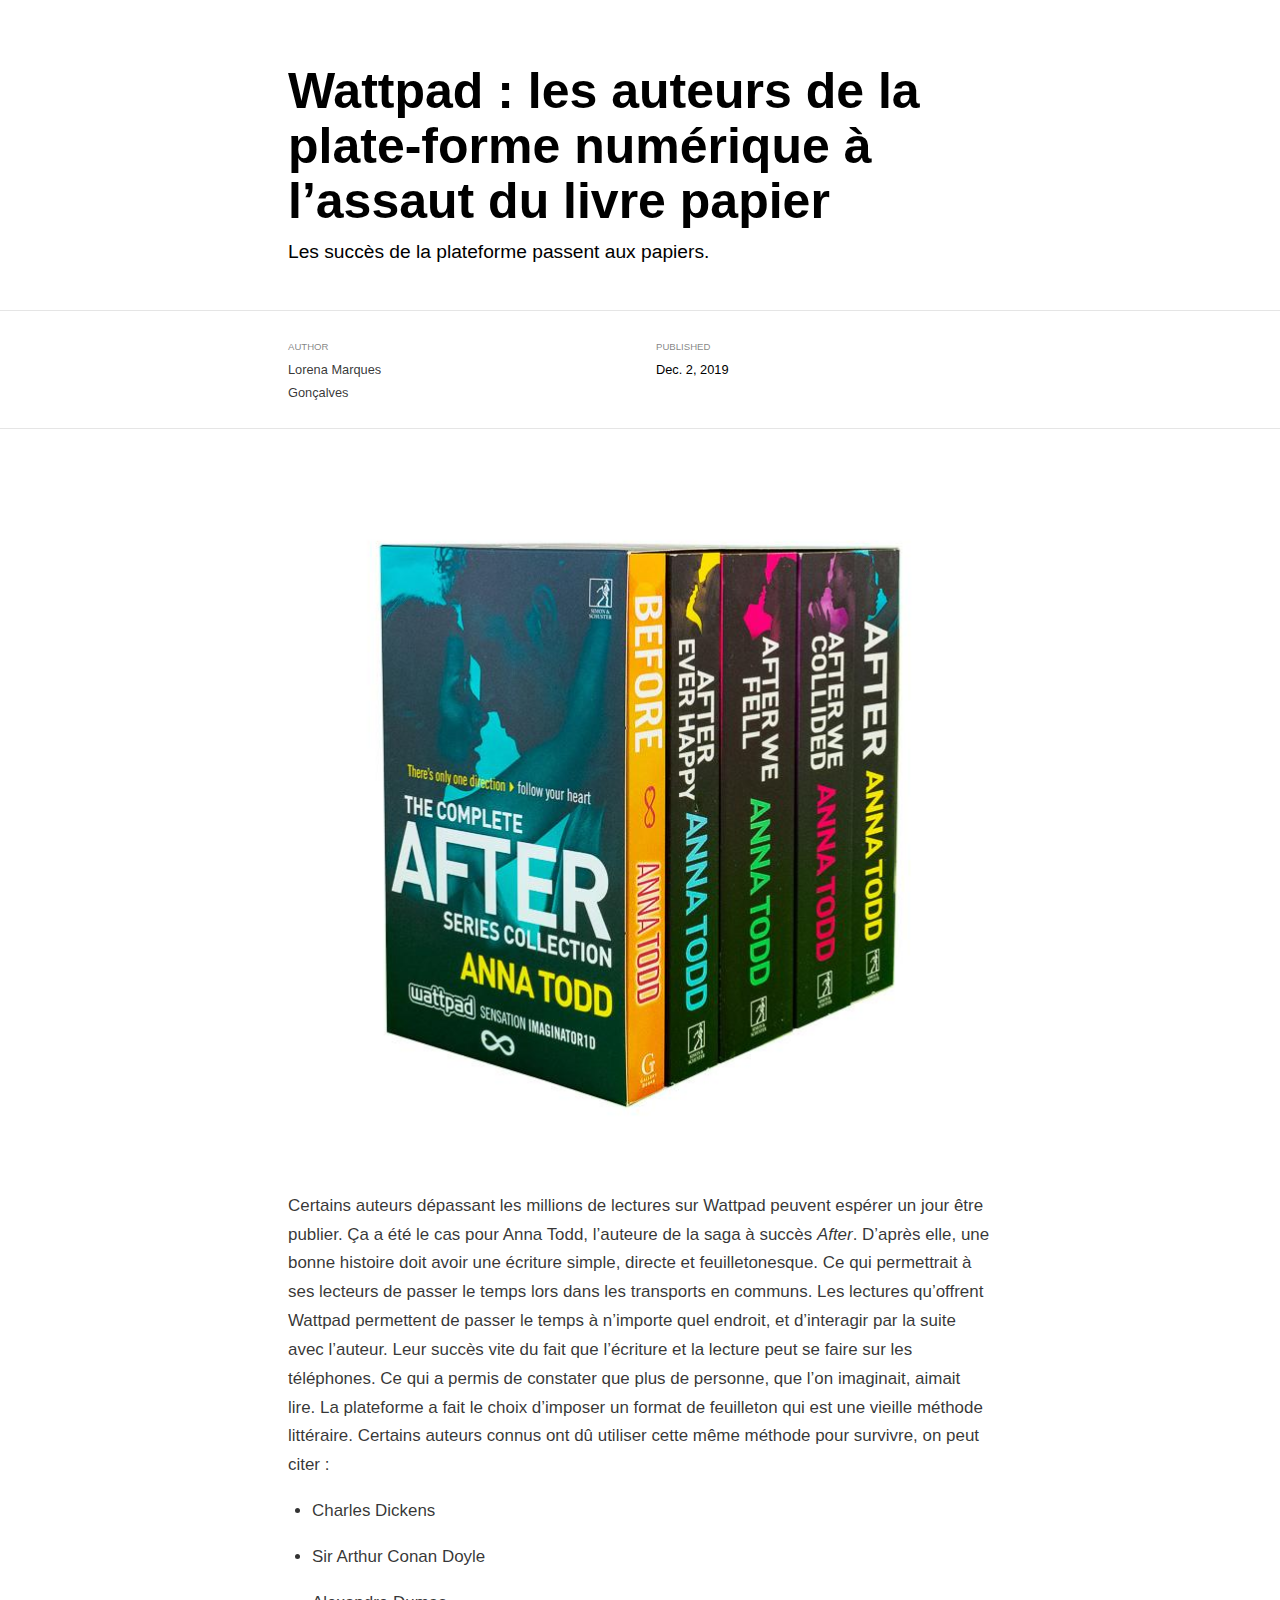
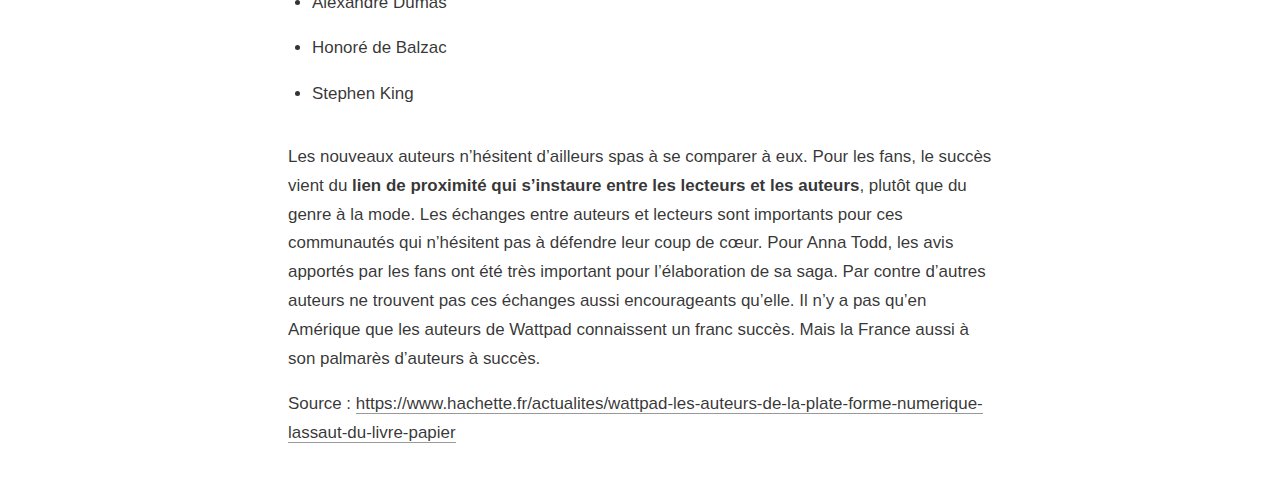
<file: _posts/2019-12-03-plateforme-numrique-au-papier/plateforme-numrique-au-papier.html>
<!DOCTYPE html>

<html xmlns="http://www.w3.org/1999/xhtml" lang="" xml:lang="">

<head>
  <meta charset="utf-8"/>
  <meta name="viewport" content="width=device-width, initial-scale=1"/>
  <meta http-equiv="X-UA-Compatible" content="IE=Edge,chrome=1"/>
  <meta name="generator" content="distill" />

  <style type="text/css">
  /* Hide doc at startup (prevent jankiness while JS renders/transforms) */
  body {
    visibility: hidden;
  }
  </style>

 <!--radix_placeholder_import_source-->
 <!--/radix_placeholder_import_source-->

  <!--radix_placeholder_meta_tags-->
  <title>Wattpad : les auteurs de la plate-forme numérique à l'assaut du livre papier</title>
  
  <meta property="description" itemprop="description" content="Les succès de la plateforme passent aux papiers."/>
  
  
  <!--  https://schema.org/Article -->
  <meta property="article:published" itemprop="datePublished" content="2019-12-03"/>
  <meta property="article:created" itemprop="dateCreated" content="2019-12-03"/>
  <meta name="article:author" content="Lorena Marques Gonçalves"/>
  
  <!--  https://developers.facebook.com/docs/sharing/webmasters#markup -->
  <meta property="og:title" content="Wattpad : les auteurs de la plate-forme numérique à l&#39;assaut du livre papier"/>
  <meta property="og:type" content="article"/>
  <meta property="og:description" content="Les succès de la plateforme passent aux papiers."/>
  <meta property="og:locale" content="en_US"/>
  
  <!--  https://dev.twitter.com/cards/types/summary -->
  <meta property="twitter:card" content="summary"/>
  <meta property="twitter:title" content="Wattpad : les auteurs de la plate-forme numérique à l&#39;assaut du livre papier"/>
  <meta property="twitter:description" content="Les succès de la plateforme passent aux papiers."/>
  
  <!--/radix_placeholder_meta_tags-->
  <!--radix_placeholder_rmarkdown_metadata-->
  
  <script type="text/json" id="radix-rmarkdown-metadata">
  {"type":"list","attributes":{"names":{"type":"character","attributes":{},"value":["title","description","author","date","output"]}},"value":[{"type":"character","attributes":{},"value":["Wattpad : les auteurs de la plate-forme numérique à l'assaut du livre papier"]},{"type":"character","attributes":{},"value":["Les succès de la plateforme passent aux papiers.\n"]},{"type":"list","attributes":{},"value":[{"type":"list","attributes":{"names":{"type":"character","attributes":{},"value":["name","url"]}},"value":[{"type":"character","attributes":{},"value":["Lorena Marques Gonçalves"]},{"type":"list","attributes":{"names":{"type":"character","attributes":{},"value":[]}},"value":[]}]}]},{"type":"character","attributes":{},"value":["12-03-2019"]},{"type":"list","attributes":{"names":{"type":"character","attributes":{},"value":["distill::distill_article"]}},"value":[{"type":"list","attributes":{"names":{"type":"character","attributes":{},"value":["self_contained"]}},"value":[{"type":"logical","attributes":{},"value":[false]}]}]}]}
  </script>
  <!--/radix_placeholder_rmarkdown_metadata-->
  
  <script type="text/json" id="radix-resource-manifest">
  {"type":"character","attributes":{},"value":["After.jpg","plateforme-numrique-au-papier_files/bowser-1.9.3/bowser.min.js","plateforme-numrique-au-papier_files/distill-2.2.21/template.v2.js","plateforme-numrique-au-papier_files/jquery-1.11.3/jquery.min.js","plateforme-numrique-au-papier_files/webcomponents-2.0.0/webcomponents.js"]}
  </script>
  <!--radix_placeholder_navigation_in_header-->
  <!--/radix_placeholder_navigation_in_header-->
  <!--radix_placeholder_distill-->
  
  <style type="text/css">
  
  body {
    background-color: white;
  }
  
  .pandoc-table {
    width: 100%;
  }
  
  .pandoc-table>caption {
    margin-bottom: 10px;
  }
  
  .pandoc-table th:not([align]) {
    text-align: left;
  }
  
  .pagedtable-footer {
    font-size: 15px;
  }
  
  .html-widget {
    margin-bottom: 2.0em;
  }
  
  .l-screen-inset {
    padding-right: 16px;
  }
  
  .l-screen .caption {
    margin-left: 10px;
  }
  
  .shaded {
    background: rgb(247, 247, 247);
    padding-top: 20px;
    padding-bottom: 20px;
    border-top: 1px solid rgba(0, 0, 0, 0.1);
    border-bottom: 1px solid rgba(0, 0, 0, 0.1);
  }
  
  .shaded .html-widget {
    margin-bottom: 0;
    border: 1px solid rgba(0, 0, 0, 0.1);
  }
  
  .shaded .shaded-content {
    background: white;
  }
  
  .text-output {
    margin-top: 0;
    line-height: 1.5em;
  }
  
  .hidden {
    display: none !important;
  }
  
  d-article {
    padding-bottom: 30px;
  }
  
  d-appendix {
    padding-top: 30px;
  }
  
  d-article>p>img {
    width: 100%;
  }
  
  d-article iframe {
    border: 1px solid rgba(0, 0, 0, 0.1);
    margin-bottom: 2.0em;
    width: 100%;
  }
  
  figure img.external {
    background: white;
    border: 1px solid rgba(0, 0, 0, 0.1);
    box-shadow: 0 1px 8px rgba(0, 0, 0, 0.1);
    padding: 18px;
    box-sizing: border-box;
  }
  
  /* CSS for table of contents */
  
  .d-toc {
    color: rgba(0,0,0,0.8);
    font-size: 0.8em;
    line-height: 1em;
  }
  
  .d-toc-header {
    font-size: 0.6rem;
    font-weight: 400;
    color: rgba(0, 0, 0, 0.5);
    text-transform: uppercase;
    margin-top: 0;
    margin-bottom: 1.3em;
  }
  
  .d-toc a {
    border-bottom: none;
  }
  
  .d-toc ul {
    padding-left: 0;
  }
  
  .d-toc li>ul {
    padding-top: 0.8em;
    padding-left: 16px;
    margin-bottom: 0.6em;
  }
  
  .d-toc ul,
  .d-toc li {
    list-style-type: none;
  }
  
  .d-toc li {
    margin-bottom: 0.9em;
  }
  
  .d-toc-separator {
    margin-top: 20px;
    margin-bottom: 2em;
  }
  
  .d-article-with-toc {
    border-top: none;
    padding-top: 0;
  }
  
  
  
  /* Tweak code blocks (note that this CSS is repeated above in an injection
     into the d-code shadow dom) */
  
  d-code {
    overflow-x: auto !important;
  }
  
  pre.d-code code.d-code {
    padding-left: 10px;
    font-size: 12px;
    border-left: 2px solid rgba(0,0,0,0.1);
  }
  
  pre.text-output {
  
    font-size: 12px;
    color: black;
    background: none;
    font-family: Consolas, Monaco, 'Andale Mono', 'Ubuntu Mono', monospace;
    text-align: left;
    white-space: pre;
    word-spacing: normal;
    word-break: normal;
    word-wrap: normal;
    line-height: 1.5;
  
    -moz-tab-size: 4;
    -o-tab-size: 4;
    tab-size: 4;
  
    -webkit-hyphens: none;
    -moz-hyphens: none;
    -ms-hyphens: none;
    hyphens: none;
  }
  
  @media(min-width: 768px) {
  
  d-code {
    overflow-x: visible !important;
  }
  
  pre.d-code code.d-code  {
      padding-left: 18px;
      font-size: 14px;
  }
  pre.text-output {
    font-size: 14px;
  }
  }
  
  /* Figure */
  
  .figure {
    position: relative;
    margin-bottom: 2.5em;
    margin-top: 1.5em;
  }
  
  .figure img {
    width: 100%;
  }
  
  .figure .caption {
    color: rgba(0, 0, 0, 0.6);
    font-size: 12px;
    line-height: 1.5em;
  }
  
  .figure img.external {
    background: white;
    border: 1px solid rgba(0, 0, 0, 0.1);
    box-shadow: 0 1px 8px rgba(0, 0, 0, 0.1);
    padding: 18px;
    box-sizing: border-box;
  }
  
  .figure .caption a {
    color: rgba(0, 0, 0, 0.6);
  }
  
  .figure .caption b,
  .figure .caption strong, {
    font-weight: 600;
    color: rgba(0, 0, 0, 1.0);
  }
  
  
  
  /* Tweak 1000px media break to show more text */
  
  @media(min-width: 1000px) {
    .base-grid,
    distill-header,
    d-title,
    d-abstract,
    d-article,
    d-appendix,
    distill-appendix,
    d-byline,
    d-footnote-list,
    d-citation-list,
    distill-footer {
      grid-template-columns: [screen-start] 1fr [page-start kicker-start] 80px [middle-start] 50px [text-start kicker-end] 65px 65px 65px 65px 65px 65px 65px 65px [text-end gutter-start] 65px [middle-end] 65px [page-end gutter-end] 1fr [screen-end];
      grid-column-gap: 16px;
    }
  
    .grid {
      grid-column-gap: 16px;
    }
  
    d-article {
      font-size: 1.06rem;
      line-height: 1.7em;
    }
    figure .caption, .figure .caption, figure figcaption {
      font-size: 13px;
    }
  }
  
  @media(min-width: 1180px) {
    .base-grid,
    distill-header,
    d-title,
    d-abstract,
    d-article,
    d-appendix,
    distill-appendix,
    d-byline,
    d-footnote-list,
    d-citation-list,
    distill-footer {
      grid-template-columns: [screen-start] 1fr [page-start kicker-start] 60px [middle-start] 60px [text-start kicker-end] 60px 60px 60px 60px 60px 60px 60px 60px [text-end gutter-start] 60px [middle-end] 60px [page-end gutter-end] 1fr [screen-end];
      grid-column-gap: 32px;
    }
  
    .grid {
      grid-column-gap: 32px;
    }
  }
  
  
  /* Get the citation styles for the appendix (not auto-injected on render since
     we do our own rendering of the citation appendix) */
  
  d-appendix .citation-appendix,
  .d-appendix .citation-appendix {
    font-size: 11px;
    line-height: 15px;
    border-left: 1px solid rgba(0, 0, 0, 0.1);
    padding-left: 18px;
    border: 1px solid rgba(0,0,0,0.1);
    background: rgba(0, 0, 0, 0.02);
    padding: 10px 18px;
    border-radius: 3px;
    color: rgba(150, 150, 150, 1);
    overflow: hidden;
    margin-top: -12px;
    white-space: pre-wrap;
    word-wrap: break-word;
  }
  
  
  /* Social footer */
  
  .social_footer {
    margin-top: 30px;
    margin-bottom: 0;
    color: rgba(0,0,0,0.67);
  }
  
  .disqus-comments {
    margin-right: 30px;
  }
  
  .disqus-comment-count {
    border-bottom: 1px solid rgba(0, 0, 0, 0.4);
    cursor: pointer;
  }
  
  #disqus_thread {
    margin-top: 30px;
  }
  
  .article-sharing a {
    border-bottom: none;
    margin-right: 8px;
  }
  
  .article-sharing a:hover {
    border-bottom: none;
  }
  
  .sidebar-section.subscribe {
    font-size: 12px;
    line-height: 1.6em;
  }
  
  .subscribe p {
    margin-bottom: 0.5em;
  }
  
  
  .article-footer .subscribe {
    font-size: 15px;
    margin-top: 45px;
  }
  
  
  /* Improve display for browsers without grid (IE/Edge <= 15) */
  
  .downlevel {
    line-height: 1.6em;
    font-family: -apple-system, BlinkMacSystemFont, "Segoe UI", Roboto, Oxygen, Ubuntu, Cantarell, "Fira Sans", "Droid Sans", "Helvetica Neue", Arial, sans-serif;
    margin: 0;
  }
  
  .downlevel .d-title {
    padding-top: 6rem;
    padding-bottom: 1.5rem;
  }
  
  .downlevel .d-title h1 {
    font-size: 50px;
    font-weight: 700;
    line-height: 1.1em;
    margin: 0 0 0.5rem;
  }
  
  .downlevel .d-title p {
    font-weight: 300;
    font-size: 1.2rem;
    line-height: 1.55em;
    margin-top: 0;
  }
  
  .downlevel .d-byline {
    padding-top: 0.8em;
    padding-bottom: 0.8em;
    font-size: 0.8rem;
    line-height: 1.8em;
  }
  
  .downlevel .section-separator {
    border: none;
    border-top: 1px solid rgba(0, 0, 0, 0.1);
  }
  
  .downlevel .d-article {
    font-size: 1.06rem;
    line-height: 1.7em;
    padding-top: 1rem;
    padding-bottom: 2rem;
  }
  
  
  .downlevel .d-appendix {
    padding-left: 0;
    padding-right: 0;
    max-width: none;
    font-size: 0.8em;
    line-height: 1.7em;
    margin-bottom: 0;
    color: rgba(0,0,0,0.5);
    padding-top: 40px;
    padding-bottom: 48px;
  }
  
  .downlevel .footnotes ol {
    padding-left: 13px;
  }
  
  .downlevel .base-grid,
  .downlevel .distill-header,
  .downlevel .d-title,
  .downlevel .d-abstract,
  .downlevel .d-article,
  .downlevel .d-appendix,
  .downlevel .distill-appendix,
  .downlevel .d-byline,
  .downlevel .d-footnote-list,
  .downlevel .d-citation-list,
  .downlevel .distill-footer,
  .downlevel .appendix-bottom,
  .downlevel .posts-container {
    padding-left: 40px;
    padding-right: 40px;
  }
  
  @media(min-width: 768px) {
    .downlevel .base-grid,
    .downlevel .distill-header,
    .downlevel .d-title,
    .downlevel .d-abstract,
    .downlevel .d-article,
    .downlevel .d-appendix,
    .downlevel .distill-appendix,
    .downlevel .d-byline,
    .downlevel .d-footnote-list,
    .downlevel .d-citation-list,
    .downlevel .distill-footer,
    .downlevel .appendix-bottom,
    .downlevel .posts-container {
    padding-left: 150px;
    padding-right: 150px;
    max-width: 900px;
  }
  }
  
  .downlevel pre code {
    display: block;
    border-left: 2px solid rgba(0, 0, 0, .1);
    padding: 0 0 0 20px;
    font-size: 14px;
  }
  
  .downlevel code, .downlevel pre {
    color: black;
    background: none;
    font-family: Consolas, Monaco, 'Andale Mono', 'Ubuntu Mono', monospace;
    text-align: left;
    white-space: pre;
    word-spacing: normal;
    word-break: normal;
    word-wrap: normal;
    line-height: 1.5;
  
    -moz-tab-size: 4;
    -o-tab-size: 4;
    tab-size: 4;
  
    -webkit-hyphens: none;
    -moz-hyphens: none;
    -ms-hyphens: none;
    hyphens: none;
  }
  
  </style>
  
  <script type="application/javascript">
  
  function is_downlevel_browser() {
    if (bowser.isUnsupportedBrowser({ msie: "12", msedge: "16"},
                                   window.navigator.userAgent)) {
      return true;
    } else {
      return window.load_distill_framework === undefined;
    }
  }
  
  // show body when load is complete
  function on_load_complete() {
  
    // set body to visible
    document.body.style.visibility = 'visible';
  
    // force redraw for leaflet widgets
    if (window.HTMLWidgets) {
      var maps = window.HTMLWidgets.findAll(".leaflet");
      $.each(maps, function(i, el) {
        var map = this.getMap();
        map.invalidateSize();
        map.eachLayer(function(layer) {
          if (layer instanceof L.TileLayer)
            layer.redraw();
        });
      });
    }
  
    // trigger 'shown' so htmlwidgets resize
    $('d-article').trigger('shown');
  }
  
  function init_distill() {
  
    init_common();
  
    // create front matter
    var front_matter = $('<d-front-matter></d-front-matter>');
    $('#distill-front-matter').wrap(front_matter);
  
    // create d-title
    $('.d-title').changeElementType('d-title');
  
    // create d-byline
    var byline = $('<d-byline></d-byline>');
    $('.d-byline').replaceWith(byline);
  
    // create d-article
    var article = $('<d-article></d-article>');
    $('.d-article').wrap(article).children().unwrap();
  
    // move posts container into article
    $('.posts-container').appendTo($('d-article'));
  
    // create d-appendix
    $('.d-appendix').changeElementType('d-appendix');
  
    // create d-bibliography
    var bibliography = $('<d-bibliography></d-bibliography>');
    $('#distill-bibliography').wrap(bibliography);
  
    // flag indicating that we have appendix items
    var appendix = $('.appendix-bottom').children('h3').length > 0;
  
    // replace citations with <d-cite>
    $('.citation').each(function(i, val) {
      appendix = true;
      var cites = $(this).attr('data-cites').split(" ");
      var dt_cite = $('<d-cite></d-cite>');
      dt_cite.attr('key', cites.join());
      $(this).replaceWith(dt_cite);
    });
    // remove refs
    $('#refs').remove();
  
    // replace footnotes with <d-footnote>
    $('.footnote-ref').each(function(i, val) {
      appendix = true;
      var href = $(this).attr('href');
      var id = href.replace('#', '');
      var fn = $('#' + id);
      var fn_p = $('#' + id + '>p');
      fn_p.find('.footnote-back').remove();
      var text = fn_p.html();
      var dtfn = $('<d-footnote></d-footnote>');
      dtfn.html(text);
      $(this).replaceWith(dtfn);
    });
    // remove footnotes
    $('.footnotes').remove();
  
    $('h1.appendix, h2.appendix').each(function(i, val) {
      $(this).changeElementType('h3');
    });
    $('h3.appendix').each(function(i, val) {
      var id = $(this).attr('id');
      $('.d-toc a[href="#' + id + '"]').parent().remove();
      appendix = true;
      $(this).nextUntil($('h1, h2, h3')).addBack().appendTo($('d-appendix'));
    });
  
    // show d-appendix if we have appendix content
    $("d-appendix").css('display', appendix ? 'grid' : 'none');
  
    // replace code blocks with d-code
    $('pre>code').each(function(i, val) {
      var code = $(this);
      var pre = code.parent();
      var clz = "";
      var language = pre.attr('class');
      if (language) {
        // map unknown languages to "clike" (without this they just dissapear)
        if ($.inArray(language, ["bash", "clike", "css", "go", "html",
                                 "javascript", "js", "julia", "lua", "markdown",
                                 "markup", "mathml", "python", "svg", "xml"]) == -1)
          language = "clike";
        language = ' language="' + language + '"';
        var dt_code = $('<d-code block' + language + clz + '></d-code>');
        dt_code.text(code.text());
        pre.replaceWith(dt_code);
      } else {
        code.addClass('text-output').unwrap().changeElementType('pre');
      }
    });
  
    // localize layout chunks to just output
    $('.layout-chunk').each(function(i, val) {
  
      // capture layout
      var layout = $(this).attr('data-layout');
  
      // apply layout to markdown level block elements
      var elements = $(this).children().not('d-code, pre.text-output, script');
      elements.each(function(i, el) {
        var layout_div = $('<div class="' + layout + '"></div>');
        if (layout_div.hasClass('shaded')) {
          var shaded_content = $('<div class="shaded-content"></div>');
          $(this).wrap(shaded_content);
          $(this).parent().wrap(layout_div);
        } else {
          $(this).wrap(layout_div);
        }
      });
  
  
      // unwrap the layout-chunk div
      $(this).children().unwrap();
    });
  
    // load distill framework
    load_distill_framework();
  
    // wait for window.distillRunlevel == 4 to do post processing
    function distill_post_process() {
  
      if (!window.distillRunlevel || window.distillRunlevel < 4)
        return;
  
      // hide author/affiliations entirely if we have no authors
      var front_matter = JSON.parse($("#distill-front-matter").html());
      var have_authors = front_matter.authors && front_matter.authors.length > 0;
      if (!have_authors)
        $('d-byline').addClass('hidden');
  
      // table of contents
      if (have_authors) // adjust border if we are in authors
        $('.d-toc').parent().addClass('d-article-with-toc');
  
      // strip links that point to #
      $('.authors-affiliations').find('a[href="#"]').removeAttr('href');
  
      // hide elements of author/affiliations grid that have no value
      function hide_byline_column(caption) {
        $('d-byline').find('h3:contains("' + caption + '")').parent().css('visibility', 'hidden');
      }
  
      // affiliations
      var have_affiliations = false;
      for (var i = 0; i<front_matter.authors.length; ++i) {
        var author = front_matter.authors[i];
        if (author.affiliation !== "&nbsp;") {
          have_affiliations = true;
          break;
        }
      }
      if (!have_affiliations)
        $('d-byline').find('h3:contains("Affiliations")').css('visibility', 'hidden');
  
      // published date
      if (!front_matter.publishedDate)
        hide_byline_column("Published");
  
      // document object identifier
      var doi = $('d-byline').find('h3:contains("DOI")');
      var doi_p = doi.next().empty();
      if (!front_matter.doi) {
        // if we have a citation and valid citationText then link to that
        if ($('#citation').length > 0 && front_matter.citationText) {
          doi.html('Citation');
          $('<a href="#citation"></a>')
            .text(front_matter.citationText)
            .appendTo(doi_p);
        } else {
          hide_byline_column("DOI");
        }
      } else {
        $('<a></a>')
           .attr('href', "https://doi.org/" + front_matter.doi)
           .html(front_matter.doi)
           .appendTo(doi_p);
      }
  
       // change plural form of authors/affiliations
      if (front_matter.authors.length === 1) {
        var grid = $('.authors-affiliations');
        grid.children('h3:contains("Authors")').text('Author');
        grid.children('h3:contains("Affiliations")').text('Affiliation');
      }
  
      // inject pre code styles (can't do this with a global stylesheet b/c a shadow root is used)
      $('d-code').each(function(i, val) {
        var style = document.createElement('style');
        style.innerHTML = 'pre code { padding-left: 10px; font-size: 12px; border-left: 2px solid rgba(0,0,0,0.1); } ' +
                          '@media(min-width: 768px) { pre code { padding-left: 18px; font-size: 14px; } }';
        if (this.shadowRoot)
          this.shadowRoot.appendChild(style);
      });
  
      // move appendix-bottom entries to the bottom
      $('.appendix-bottom').appendTo('d-appendix').children().unwrap();
      $('.appendix-bottom').remove();
  
      // clear polling timer
      clearInterval(tid);
  
      // show body now that everything is ready
      on_load_complete();
    }
  
    var tid = setInterval(distill_post_process, 50);
    distill_post_process();
  
  }
  
  function init_downlevel() {
  
    init_common();
  
     // insert hr after d-title
    $('.d-title').after($('<hr class="section-separator"/>'));
  
    // check if we have authors
    var front_matter = JSON.parse($("#distill-front-matter").html());
    var have_authors = front_matter.authors && front_matter.authors.length > 0;
  
    // manage byline/border
    if (!have_authors)
      $('.d-byline').remove();
    $('.d-byline').after($('<hr class="section-separator"/>'));
    $('.d-byline a').remove();
  
    // remove toc
    $('.d-toc-header').remove();
    $('.d-toc').remove();
    $('.d-toc-separator').remove();
  
    // move appendix elements
    $('h1.appendix, h2.appendix').each(function(i, val) {
      $(this).changeElementType('h3');
    });
    $('h3.appendix').each(function(i, val) {
      $(this).nextUntil($('h1, h2, h3')).addBack().appendTo($('.d-appendix'));
    });
  
  
    // inject headers into references and footnotes
    var refs_header = $('<h3></h3>');
    refs_header.text('References');
    $('#refs').prepend(refs_header);
  
    var footnotes_header = $('<h3></h3');
    footnotes_header.text('Footnotes');
    $('.footnotes').children('hr').first().replaceWith(footnotes_header);
  
    // move appendix-bottom entries to the bottom
    $('.appendix-bottom').appendTo('.d-appendix').children().unwrap();
    $('.appendix-bottom').remove();
  
    // remove appendix if it's empty
    if ($('.d-appendix').children().length === 0)
      $('.d-appendix').remove();
  
    // prepend separator above appendix
    $('.d-appendix').before($('<hr class="section-separator" style="clear: both"/>'));
  
    // trim code
    $('pre>code').each(function(i, val) {
      $(this).html($.trim($(this).html()));
    });
  
    // move posts-container right before article
    $('.posts-container').insertBefore($('.d-article'));
  
    $('body').addClass('downlevel');
  
    on_load_complete();
  }
  
  
  function init_common() {
  
    // jquery plugin to change element types
    (function($) {
      $.fn.changeElementType = function(newType) {
        var attrs = {};
  
        $.each(this[0].attributes, function(idx, attr) {
          attrs[attr.nodeName] = attr.nodeValue;
        });
  
        this.replaceWith(function() {
          return $("<" + newType + "/>", attrs).append($(this).contents());
        });
      };
    })(jQuery);
  
    // prevent underline for linked images
    $('a > img').parent().css({'border-bottom' : 'none'});
  
    // mark non-body figures created by knitr chunks as 100% width
    $('.layout-chunk').each(function(i, val) {
      var figures = $(this).find('img, .html-widget');
      if ($(this).attr('data-layout') !== "l-body") {
        figures.css('width', '100%');
      } else {
        figures.css('max-width', '100%');
        figures.filter("[width]").each(function(i, val) {
          var fig = $(this);
          fig.css('width', fig.attr('width') + 'px');
        });
  
      }
    });
  
    // auto-append index.html to post-preview links in file: protocol
    // and in rstudio ide preview
    $('.post-preview').each(function(i, val) {
      if (window.location.protocol === "file:")
        $(this).attr('href', $(this).attr('href') + "index.html");
    });
  
    // get rid of index.html references in header
    if (window.location.protocol !== "file:") {
      $('.distill-site-header a[href]').each(function(i,val) {
        $(this).attr('href', $(this).attr('href').replace("index.html", "./"));
      });
    }
  
    // add class to pandoc style tables
    $('tr.header').parent('thead').parent('table').addClass('pandoc-table');
    $('.kable-table').children('table').addClass('pandoc-table');
  
    // add figcaption style to table captions
    $('caption').parent('table').addClass("figcaption");
  
    // initialize posts list
    if (window.init_posts_list)
      window.init_posts_list();
  
    // implmement disqus comment link
    $('.disqus-comment-count').click(function() {
      window.headroom_prevent_pin = true;
      $('#disqus_thread').toggleClass('hidden');
      if (!$('#disqus_thread').hasClass('hidden')) {
        var offset = $(this).offset();
        $(window).resize();
        $('html, body').animate({
          scrollTop: offset.top - 35
        });
      }
    });
  }
  
  document.addEventListener('DOMContentLoaded', function() {
    if (is_downlevel_browser())
      init_downlevel();
    else
      window.addEventListener('WebComponentsReady', init_distill);
  });
  
  </script>
  
  <!--/radix_placeholder_distill-->
  <script src="plateforme-numrique-au-papier_files/jquery-1.11.3/jquery.min.js"></script>
  <script src="plateforme-numrique-au-papier_files/bowser-1.9.3/bowser.min.js"></script>
  <script src="plateforme-numrique-au-papier_files/webcomponents-2.0.0/webcomponents.js"></script>
  <script src="plateforme-numrique-au-papier_files/distill-2.2.21/template.v2.js"></script>
  <!--radix_placeholder_site_in_header-->
  <!--/radix_placeholder_site_in_header-->


</head>

<body>

<!--radix_placeholder_front_matter-->

<script id="distill-front-matter" type="text/json">
{"title":"Wattpad : les auteurs de la plate-forme numérique à l'assaut du livre papier","description":"Les succès de la plateforme passent aux papiers.","authors":[{"author":"Lorena Marques Gonçalves","authorURL":{},"affiliation":"&nbsp;","affiliationURL":"#"}],"publishedDate":"2019-12-03T00:00:00.000+01:00","citationText":"Gonçalves, 2019"}
</script>

<!--/radix_placeholder_front_matter-->
<!--radix_placeholder_navigation_before_body-->
<!--/radix_placeholder_navigation_before_body-->
<!--radix_placeholder_site_before_body-->
<!--/radix_placeholder_site_before_body-->

<div class="d-title">
<h1>Wattpad : les auteurs de la plate-forme numérique à l’assaut du livre papier</h1>
<p>Les succès de la plateforme passent aux papiers.</p>
</div>

<div class="d-byline">
  Lorena Marques Gonçalves true 
  
<br/>12-03-2019
</div>

<div class="d-article">
<p><img src="After.jpg" /></p>
<p>Certains auteurs dépassant les millions de lectures sur Wattpad peuvent espérer un jour être publier. Ça a été le cas pour Anna Todd, l’auteure de la saga à succès <em>After</em>. D’après elle, une bonne histoire doit avoir une écriture simple, directe et feuilletonesque. Ce qui permettrait à ses lecteurs de passer le temps lors dans les transports en communs. Les lectures qu’offrent Wattpad permettent de passer le temps à n’importe quel endroit, et d’interagir par la suite avec l’auteur. Leur succès vite du fait que l’écriture et la lecture peut se faire sur les téléphones. Ce qui a permis de constater que plus de personne, que l’on imaginait, aimait lire. La plateforme a fait le choix d’imposer un format de feuilleton qui est une vieille méthode littéraire. Certains auteurs connus ont dû utiliser cette même méthode pour survivre, on peut citer :</p>
<ul>
<li><p>Charles Dickens</p></li>
<li><p>Sir Arthur Conan Doyle</p></li>
<li><p>Alexandre Dumas</p></li>
<li><p>Honoré de Balzac</p></li>
<li><p>Stephen King</p></li>
</ul>
<p>Les nouveaux auteurs n’hésitent d’ailleurs spas à se comparer à eux. Pour les fans, le succès vient du <strong>lien de proximité qui s’instaure entre les lecteurs et les auteurs</strong>, plutôt que du genre à la mode. Les échanges entre auteurs et lecteurs sont importants pour ces communautés qui n’hésitent pas à défendre leur coup de cœur. Pour Anna Todd, les avis apportés par les fans ont été très important pour l’élaboration de sa saga. Par contre d’autres auteurs ne trouvent pas ces échanges aussi encourageants qu’elle. Il n’y a pas qu’en Amérique que les auteurs de Wattpad connaissent un franc succès. Mais la France aussi à son palmarès d’auteurs à succès.</p>
<p>Source : <a href="https://www.hachette.fr/actualites/wattpad-les-auteurs-de-la-plate-forme-numerique-lassaut-du-livre-papier" class="uri">https://www.hachette.fr/actualites/wattpad-les-auteurs-de-la-plate-forme-numerique-lassaut-du-livre-papier</a></p>
<!--radix_placeholder_article_footer-->
<!--/radix_placeholder_article_footer-->
</div>

<div class="d-appendix">
</div>


<!--radix_placeholder_site_after_body-->
<!--/radix_placeholder_site_after_body-->
<!--radix_placeholder_appendices-->
<div class="appendix-bottom"></div>
<!--/radix_placeholder_appendices-->
<!--radix_placeholder_navigation_after_body-->
<!--/radix_placeholder_navigation_after_body-->

</body>

</html>
</file>
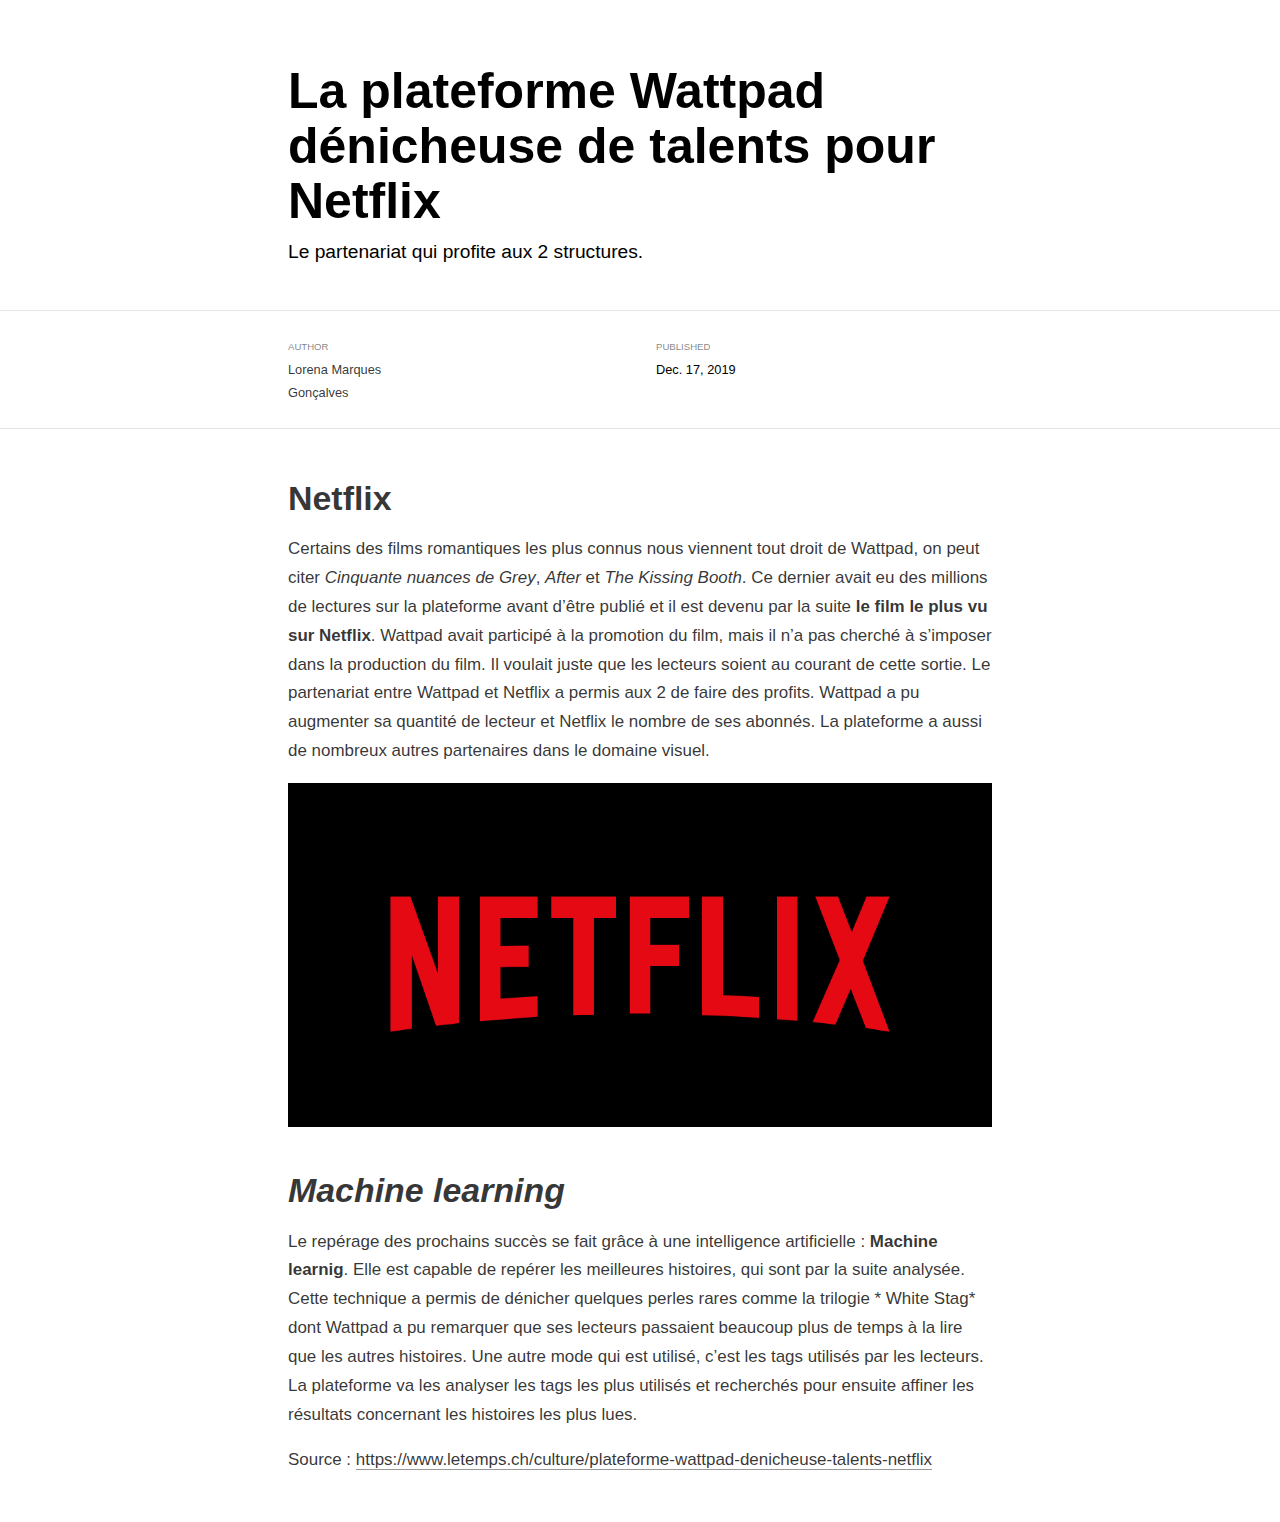
<file: _posts/2019-12-18-denicheuse-de-talent/denicheuse-de-talent.html>
<!DOCTYPE html>

<html xmlns="http://www.w3.org/1999/xhtml" lang="" xml:lang="">

<head>
  <meta charset="utf-8"/>
  <meta name="viewport" content="width=device-width, initial-scale=1"/>
  <meta http-equiv="X-UA-Compatible" content="IE=Edge,chrome=1"/>
  <meta name="generator" content="distill" />

  <style type="text/css">
  /* Hide doc at startup (prevent jankiness while JS renders/transforms) */
  body {
    visibility: hidden;
  }
  </style>

 <!--radix_placeholder_import_source-->
 <!--/radix_placeholder_import_source-->

  <!--radix_placeholder_meta_tags-->
  <title>La plateforme Wattpad dénicheuse de talents pour Netflix</title>
  
  <meta property="description" itemprop="description" content="Le partenariat qui profite aux 2 structures."/>
  
  
  <!--  https://schema.org/Article -->
  <meta property="article:published" itemprop="datePublished" content="2019-12-18"/>
  <meta property="article:created" itemprop="dateCreated" content="2019-12-18"/>
  <meta name="article:author" content="Lorena Marques Gonçalves"/>
  
  <!--  https://developers.facebook.com/docs/sharing/webmasters#markup -->
  <meta property="og:title" content="La plateforme Wattpad dénicheuse de talents pour Netflix"/>
  <meta property="og:type" content="article"/>
  <meta property="og:description" content="Le partenariat qui profite aux 2 structures."/>
  <meta property="og:locale" content="en_US"/>
  
  <!--  https://dev.twitter.com/cards/types/summary -->
  <meta property="twitter:card" content="summary"/>
  <meta property="twitter:title" content="La plateforme Wattpad dénicheuse de talents pour Netflix"/>
  <meta property="twitter:description" content="Le partenariat qui profite aux 2 structures."/>
  
  <!--/radix_placeholder_meta_tags-->
  <!--radix_placeholder_rmarkdown_metadata-->
  
  <script type="text/json" id="radix-rmarkdown-metadata">
  {"type":"list","attributes":{"names":{"type":"character","attributes":{},"value":["title","description","author","date","output"]}},"value":[{"type":"character","attributes":{},"value":["La plateforme Wattpad dénicheuse de talents pour Netflix"]},{"type":"character","attributes":{},"value":["Le partenariat qui profite aux 2 structures.\n"]},{"type":"list","attributes":{},"value":[{"type":"list","attributes":{"names":{"type":"character","attributes":{},"value":["name","url"]}},"value":[{"type":"character","attributes":{},"value":["Lorena Marques Gonçalves"]},{"type":"list","attributes":{"names":{"type":"character","attributes":{},"value":[]}},"value":[]}]}]},{"type":"character","attributes":{},"value":["12-18-2019"]},{"type":"list","attributes":{"names":{"type":"character","attributes":{},"value":["distill::distill_article"]}},"value":[{"type":"list","attributes":{"names":{"type":"character","attributes":{},"value":["self_contained"]}},"value":[{"type":"logical","attributes":{},"value":[false]}]}]}]}
  </script>
  <!--/radix_placeholder_rmarkdown_metadata-->
  
  <script type="text/json" id="radix-resource-manifest">
  {"type":"character","attributes":{},"value":["netflix.png"]}
  </script>
  <!--radix_placeholder_navigation_in_header-->
  <!--/radix_placeholder_navigation_in_header-->
  <!--radix_placeholder_distill-->
  
  <style type="text/css">
  
  body {
    background-color: white;
  }
  
  .pandoc-table {
    width: 100%;
  }
  
  .pandoc-table>caption {
    margin-bottom: 10px;
  }
  
  .pandoc-table th:not([align]) {
    text-align: left;
  }
  
  .pagedtable-footer {
    font-size: 15px;
  }
  
  .html-widget {
    margin-bottom: 2.0em;
  }
  
  .l-screen-inset {
    padding-right: 16px;
  }
  
  .l-screen .caption {
    margin-left: 10px;
  }
  
  .shaded {
    background: rgb(247, 247, 247);
    padding-top: 20px;
    padding-bottom: 20px;
    border-top: 1px solid rgba(0, 0, 0, 0.1);
    border-bottom: 1px solid rgba(0, 0, 0, 0.1);
  }
  
  .shaded .html-widget {
    margin-bottom: 0;
    border: 1px solid rgba(0, 0, 0, 0.1);
  }
  
  .shaded .shaded-content {
    background: white;
  }
  
  .text-output {
    margin-top: 0;
    line-height: 1.5em;
  }
  
  .hidden {
    display: none !important;
  }
  
  d-article {
    padding-bottom: 30px;
  }
  
  d-appendix {
    padding-top: 30px;
  }
  
  d-article>p>img {
    width: 100%;
  }
  
  d-article iframe {
    border: 1px solid rgba(0, 0, 0, 0.1);
    margin-bottom: 2.0em;
    width: 100%;
  }
  
  figure img.external {
    background: white;
    border: 1px solid rgba(0, 0, 0, 0.1);
    box-shadow: 0 1px 8px rgba(0, 0, 0, 0.1);
    padding: 18px;
    box-sizing: border-box;
  }
  
  /* CSS for table of contents */
  
  .d-toc {
    color: rgba(0,0,0,0.8);
    font-size: 0.8em;
    line-height: 1em;
  }
  
  .d-toc-header {
    font-size: 0.6rem;
    font-weight: 400;
    color: rgba(0, 0, 0, 0.5);
    text-transform: uppercase;
    margin-top: 0;
    margin-bottom: 1.3em;
  }
  
  .d-toc a {
    border-bottom: none;
  }
  
  .d-toc ul {
    padding-left: 0;
  }
  
  .d-toc li>ul {
    padding-top: 0.8em;
    padding-left: 16px;
    margin-bottom: 0.6em;
  }
  
  .d-toc ul,
  .d-toc li {
    list-style-type: none;
  }
  
  .d-toc li {
    margin-bottom: 0.9em;
  }
  
  .d-toc-separator {
    margin-top: 20px;
    margin-bottom: 2em;
  }
  
  .d-article-with-toc {
    border-top: none;
    padding-top: 0;
  }
  
  
  
  /* Tweak code blocks (note that this CSS is repeated above in an injection
     into the d-code shadow dom) */
  
  d-code {
    overflow-x: auto !important;
  }
  
  pre.d-code code.d-code {
    padding-left: 10px;
    font-size: 12px;
    border-left: 2px solid rgba(0,0,0,0.1);
  }
  
  pre.text-output {
  
    font-size: 12px;
    color: black;
    background: none;
    font-family: Consolas, Monaco, 'Andale Mono', 'Ubuntu Mono', monospace;
    text-align: left;
    white-space: pre;
    word-spacing: normal;
    word-break: normal;
    word-wrap: normal;
    line-height: 1.5;
  
    -moz-tab-size: 4;
    -o-tab-size: 4;
    tab-size: 4;
  
    -webkit-hyphens: none;
    -moz-hyphens: none;
    -ms-hyphens: none;
    hyphens: none;
  }
  
  @media(min-width: 768px) {
  
  d-code {
    overflow-x: visible !important;
  }
  
  pre.d-code code.d-code  {
      padding-left: 18px;
      font-size: 14px;
  }
  pre.text-output {
    font-size: 14px;
  }
  }
  
  /* Figure */
  
  .figure {
    position: relative;
    margin-bottom: 2.5em;
    margin-top: 1.5em;
  }
  
  .figure img {
    width: 100%;
  }
  
  .figure .caption {
    color: rgba(0, 0, 0, 0.6);
    font-size: 12px;
    line-height: 1.5em;
  }
  
  .figure img.external {
    background: white;
    border: 1px solid rgba(0, 0, 0, 0.1);
    box-shadow: 0 1px 8px rgba(0, 0, 0, 0.1);
    padding: 18px;
    box-sizing: border-box;
  }
  
  .figure .caption a {
    color: rgba(0, 0, 0, 0.6);
  }
  
  .figure .caption b,
  .figure .caption strong, {
    font-weight: 600;
    color: rgba(0, 0, 0, 1.0);
  }
  
  
  
  /* Tweak 1000px media break to show more text */
  
  @media(min-width: 1000px) {
    .base-grid,
    distill-header,
    d-title,
    d-abstract,
    d-article,
    d-appendix,
    distill-appendix,
    d-byline,
    d-footnote-list,
    d-citation-list,
    distill-footer {
      grid-template-columns: [screen-start] 1fr [page-start kicker-start] 80px [middle-start] 50px [text-start kicker-end] 65px 65px 65px 65px 65px 65px 65px 65px [text-end gutter-start] 65px [middle-end] 65px [page-end gutter-end] 1fr [screen-end];
      grid-column-gap: 16px;
    }
  
    .grid {
      grid-column-gap: 16px;
    }
  
    d-article {
      font-size: 1.06rem;
      line-height: 1.7em;
    }
    figure .caption, .figure .caption, figure figcaption {
      font-size: 13px;
    }
  }
  
  @media(min-width: 1180px) {
    .base-grid,
    distill-header,
    d-title,
    d-abstract,
    d-article,
    d-appendix,
    distill-appendix,
    d-byline,
    d-footnote-list,
    d-citation-list,
    distill-footer {
      grid-template-columns: [screen-start] 1fr [page-start kicker-start] 60px [middle-start] 60px [text-start kicker-end] 60px 60px 60px 60px 60px 60px 60px 60px [text-end gutter-start] 60px [middle-end] 60px [page-end gutter-end] 1fr [screen-end];
      grid-column-gap: 32px;
    }
  
    .grid {
      grid-column-gap: 32px;
    }
  }
  
  
  /* Get the citation styles for the appendix (not auto-injected on render since
     we do our own rendering of the citation appendix) */
  
  d-appendix .citation-appendix,
  .d-appendix .citation-appendix {
    font-size: 11px;
    line-height: 15px;
    border-left: 1px solid rgba(0, 0, 0, 0.1);
    padding-left: 18px;
    border: 1px solid rgba(0,0,0,0.1);
    background: rgba(0, 0, 0, 0.02);
    padding: 10px 18px;
    border-radius: 3px;
    color: rgba(150, 150, 150, 1);
    overflow: hidden;
    margin-top: -12px;
    white-space: pre-wrap;
    word-wrap: break-word;
  }
  
  
  /* Social footer */
  
  .social_footer {
    margin-top: 30px;
    margin-bottom: 0;
    color: rgba(0,0,0,0.67);
  }
  
  .disqus-comments {
    margin-right: 30px;
  }
  
  .disqus-comment-count {
    border-bottom: 1px solid rgba(0, 0, 0, 0.4);
    cursor: pointer;
  }
  
  #disqus_thread {
    margin-top: 30px;
  }
  
  .article-sharing a {
    border-bottom: none;
    margin-right: 8px;
  }
  
  .article-sharing a:hover {
    border-bottom: none;
  }
  
  .sidebar-section.subscribe {
    font-size: 12px;
    line-height: 1.6em;
  }
  
  .subscribe p {
    margin-bottom: 0.5em;
  }
  
  
  .article-footer .subscribe {
    font-size: 15px;
    margin-top: 45px;
  }
  
  
  /* Improve display for browsers without grid (IE/Edge <= 15) */
  
  .downlevel {
    line-height: 1.6em;
    font-family: -apple-system, BlinkMacSystemFont, "Segoe UI", Roboto, Oxygen, Ubuntu, Cantarell, "Fira Sans", "Droid Sans", "Helvetica Neue", Arial, sans-serif;
    margin: 0;
  }
  
  .downlevel .d-title {
    padding-top: 6rem;
    padding-bottom: 1.5rem;
  }
  
  .downlevel .d-title h1 {
    font-size: 50px;
    font-weight: 700;
    line-height: 1.1em;
    margin: 0 0 0.5rem;
  }
  
  .downlevel .d-title p {
    font-weight: 300;
    font-size: 1.2rem;
    line-height: 1.55em;
    margin-top: 0;
  }
  
  .downlevel .d-byline {
    padding-top: 0.8em;
    padding-bottom: 0.8em;
    font-size: 0.8rem;
    line-height: 1.8em;
  }
  
  .downlevel .section-separator {
    border: none;
    border-top: 1px solid rgba(0, 0, 0, 0.1);
  }
  
  .downlevel .d-article {
    font-size: 1.06rem;
    line-height: 1.7em;
    padding-top: 1rem;
    padding-bottom: 2rem;
  }
  
  
  .downlevel .d-appendix {
    padding-left: 0;
    padding-right: 0;
    max-width: none;
    font-size: 0.8em;
    line-height: 1.7em;
    margin-bottom: 0;
    color: rgba(0,0,0,0.5);
    padding-top: 40px;
    padding-bottom: 48px;
  }
  
  .downlevel .footnotes ol {
    padding-left: 13px;
  }
  
  .downlevel .base-grid,
  .downlevel .distill-header,
  .downlevel .d-title,
  .downlevel .d-abstract,
  .downlevel .d-article,
  .downlevel .d-appendix,
  .downlevel .distill-appendix,
  .downlevel .d-byline,
  .downlevel .d-footnote-list,
  .downlevel .d-citation-list,
  .downlevel .distill-footer,
  .downlevel .appendix-bottom,
  .downlevel .posts-container {
    padding-left: 40px;
    padding-right: 40px;
  }
  
  @media(min-width: 768px) {
    .downlevel .base-grid,
    .downlevel .distill-header,
    .downlevel .d-title,
    .downlevel .d-abstract,
    .downlevel .d-article,
    .downlevel .d-appendix,
    .downlevel .distill-appendix,
    .downlevel .d-byline,
    .downlevel .d-footnote-list,
    .downlevel .d-citation-list,
    .downlevel .distill-footer,
    .downlevel .appendix-bottom,
    .downlevel .posts-container {
    padding-left: 150px;
    padding-right: 150px;
    max-width: 900px;
  }
  }
  
  .downlevel pre code {
    display: block;
    border-left: 2px solid rgba(0, 0, 0, .1);
    padding: 0 0 0 20px;
    font-size: 14px;
  }
  
  .downlevel code, .downlevel pre {
    color: black;
    background: none;
    font-family: Consolas, Monaco, 'Andale Mono', 'Ubuntu Mono', monospace;
    text-align: left;
    white-space: pre;
    word-spacing: normal;
    word-break: normal;
    word-wrap: normal;
    line-height: 1.5;
  
    -moz-tab-size: 4;
    -o-tab-size: 4;
    tab-size: 4;
  
    -webkit-hyphens: none;
    -moz-hyphens: none;
    -ms-hyphens: none;
    hyphens: none;
  }
  
  </style>
  
  <script type="application/javascript">
  
  function is_downlevel_browser() {
    if (bowser.isUnsupportedBrowser({ msie: "12", msedge: "16"},
                                   window.navigator.userAgent)) {
      return true;
    } else {
      return window.load_distill_framework === undefined;
    }
  }
  
  // show body when load is complete
  function on_load_complete() {
  
    // set body to visible
    document.body.style.visibility = 'visible';
  
    // force redraw for leaflet widgets
    if (window.HTMLWidgets) {
      var maps = window.HTMLWidgets.findAll(".leaflet");
      $.each(maps, function(i, el) {
        var map = this.getMap();
        map.invalidateSize();
        map.eachLayer(function(layer) {
          if (layer instanceof L.TileLayer)
            layer.redraw();
        });
      });
    }
  
    // trigger 'shown' so htmlwidgets resize
    $('d-article').trigger('shown');
  }
  
  function init_distill() {
  
    init_common();
  
    // create front matter
    var front_matter = $('<d-front-matter></d-front-matter>');
    $('#distill-front-matter').wrap(front_matter);
  
    // create d-title
    $('.d-title').changeElementType('d-title');
  
    // create d-byline
    var byline = $('<d-byline></d-byline>');
    $('.d-byline').replaceWith(byline);
  
    // create d-article
    var article = $('<d-article></d-article>');
    $('.d-article').wrap(article).children().unwrap();
  
    // move posts container into article
    $('.posts-container').appendTo($('d-article'));
  
    // create d-appendix
    $('.d-appendix').changeElementType('d-appendix');
  
    // create d-bibliography
    var bibliography = $('<d-bibliography></d-bibliography>');
    $('#distill-bibliography').wrap(bibliography);
  
    // flag indicating that we have appendix items
    var appendix = $('.appendix-bottom').children('h3').length > 0;
  
    // replace citations with <d-cite>
    $('.citation').each(function(i, val) {
      appendix = true;
      var cites = $(this).attr('data-cites').split(" ");
      var dt_cite = $('<d-cite></d-cite>');
      dt_cite.attr('key', cites.join());
      $(this).replaceWith(dt_cite);
    });
    // remove refs
    $('#refs').remove();
  
    // replace footnotes with <d-footnote>
    $('.footnote-ref').each(function(i, val) {
      appendix = true;
      var href = $(this).attr('href');
      var id = href.replace('#', '');
      var fn = $('#' + id);
      var fn_p = $('#' + id + '>p');
      fn_p.find('.footnote-back').remove();
      var text = fn_p.html();
      var dtfn = $('<d-footnote></d-footnote>');
      dtfn.html(text);
      $(this).replaceWith(dtfn);
    });
    // remove footnotes
    $('.footnotes').remove();
  
    $('h1.appendix, h2.appendix').each(function(i, val) {
      $(this).changeElementType('h3');
    });
    $('h3.appendix').each(function(i, val) {
      var id = $(this).attr('id');
      $('.d-toc a[href="#' + id + '"]').parent().remove();
      appendix = true;
      $(this).nextUntil($('h1, h2, h3')).addBack().appendTo($('d-appendix'));
    });
  
    // show d-appendix if we have appendix content
    $("d-appendix").css('display', appendix ? 'grid' : 'none');
  
    // replace code blocks with d-code
    $('pre>code').each(function(i, val) {
      var code = $(this);
      var pre = code.parent();
      var clz = "";
      var language = pre.attr('class');
      if (language) {
        // map unknown languages to "clike" (without this they just dissapear)
        if ($.inArray(language, ["bash", "clike", "css", "go", "html",
                                 "javascript", "js", "julia", "lua", "markdown",
                                 "markup", "mathml", "python", "svg", "xml"]) == -1)
          language = "clike";
        language = ' language="' + language + '"';
        var dt_code = $('<d-code block' + language + clz + '></d-code>');
        dt_code.text(code.text());
        pre.replaceWith(dt_code);
      } else {
        code.addClass('text-output').unwrap().changeElementType('pre');
      }
    });
  
    // localize layout chunks to just output
    $('.layout-chunk').each(function(i, val) {
  
      // capture layout
      var layout = $(this).attr('data-layout');
  
      // apply layout to markdown level block elements
      var elements = $(this).children().not('d-code, pre.text-output, script');
      elements.each(function(i, el) {
        var layout_div = $('<div class="' + layout + '"></div>');
        if (layout_div.hasClass('shaded')) {
          var shaded_content = $('<div class="shaded-content"></div>');
          $(this).wrap(shaded_content);
          $(this).parent().wrap(layout_div);
        } else {
          $(this).wrap(layout_div);
        }
      });
  
  
      // unwrap the layout-chunk div
      $(this).children().unwrap();
    });
  
    // load distill framework
    load_distill_framework();
  
    // wait for window.distillRunlevel == 4 to do post processing
    function distill_post_process() {
  
      if (!window.distillRunlevel || window.distillRunlevel < 4)
        return;
  
      // hide author/affiliations entirely if we have no authors
      var front_matter = JSON.parse($("#distill-front-matter").html());
      var have_authors = front_matter.authors && front_matter.authors.length > 0;
      if (!have_authors)
        $('d-byline').addClass('hidden');
  
      // table of contents
      if (have_authors) // adjust border if we are in authors
        $('.d-toc').parent().addClass('d-article-with-toc');
  
      // strip links that point to #
      $('.authors-affiliations').find('a[href="#"]').removeAttr('href');
  
      // hide elements of author/affiliations grid that have no value
      function hide_byline_column(caption) {
        $('d-byline').find('h3:contains("' + caption + '")').parent().css('visibility', 'hidden');
      }
  
      // affiliations
      var have_affiliations = false;
      for (var i = 0; i<front_matter.authors.length; ++i) {
        var author = front_matter.authors[i];
        if (author.affiliation !== "&nbsp;") {
          have_affiliations = true;
          break;
        }
      }
      if (!have_affiliations)
        $('d-byline').find('h3:contains("Affiliations")').css('visibility', 'hidden');
  
      // published date
      if (!front_matter.publishedDate)
        hide_byline_column("Published");
  
      // document object identifier
      var doi = $('d-byline').find('h3:contains("DOI")');
      var doi_p = doi.next().empty();
      if (!front_matter.doi) {
        // if we have a citation and valid citationText then link to that
        if ($('#citation').length > 0 && front_matter.citationText) {
          doi.html('Citation');
          $('<a href="#citation"></a>')
            .text(front_matter.citationText)
            .appendTo(doi_p);
        } else {
          hide_byline_column("DOI");
        }
      } else {
        $('<a></a>')
           .attr('href', "https://doi.org/" + front_matter.doi)
           .html(front_matter.doi)
           .appendTo(doi_p);
      }
  
       // change plural form of authors/affiliations
      if (front_matter.authors.length === 1) {
        var grid = $('.authors-affiliations');
        grid.children('h3:contains("Authors")').text('Author');
        grid.children('h3:contains("Affiliations")').text('Affiliation');
      }
  
      // inject pre code styles (can't do this with a global stylesheet b/c a shadow root is used)
      $('d-code').each(function(i, val) {
        var style = document.createElement('style');
        style.innerHTML = 'pre code { padding-left: 10px; font-size: 12px; border-left: 2px solid rgba(0,0,0,0.1); } ' +
                          '@media(min-width: 768px) { pre code { padding-left: 18px; font-size: 14px; } }';
        if (this.shadowRoot)
          this.shadowRoot.appendChild(style);
      });
  
      // move appendix-bottom entries to the bottom
      $('.appendix-bottom').appendTo('d-appendix').children().unwrap();
      $('.appendix-bottom').remove();
  
      // clear polling timer
      clearInterval(tid);
  
      // show body now that everything is ready
      on_load_complete();
    }
  
    var tid = setInterval(distill_post_process, 50);
    distill_post_process();
  
  }
  
  function init_downlevel() {
  
    init_common();
  
     // insert hr after d-title
    $('.d-title').after($('<hr class="section-separator"/>'));
  
    // check if we have authors
    var front_matter = JSON.parse($("#distill-front-matter").html());
    var have_authors = front_matter.authors && front_matter.authors.length > 0;
  
    // manage byline/border
    if (!have_authors)
      $('.d-byline').remove();
    $('.d-byline').after($('<hr class="section-separator"/>'));
    $('.d-byline a').remove();
  
    // remove toc
    $('.d-toc-header').remove();
    $('.d-toc').remove();
    $('.d-toc-separator').remove();
  
    // move appendix elements
    $('h1.appendix, h2.appendix').each(function(i, val) {
      $(this).changeElementType('h3');
    });
    $('h3.appendix').each(function(i, val) {
      $(this).nextUntil($('h1, h2, h3')).addBack().appendTo($('.d-appendix'));
    });
  
  
    // inject headers into references and footnotes
    var refs_header = $('<h3></h3>');
    refs_header.text('References');
    $('#refs').prepend(refs_header);
  
    var footnotes_header = $('<h3></h3');
    footnotes_header.text('Footnotes');
    $('.footnotes').children('hr').first().replaceWith(footnotes_header);
  
    // move appendix-bottom entries to the bottom
    $('.appendix-bottom').appendTo('.d-appendix').children().unwrap();
    $('.appendix-bottom').remove();
  
    // remove appendix if it's empty
    if ($('.d-appendix').children().length === 0)
      $('.d-appendix').remove();
  
    // prepend separator above appendix
    $('.d-appendix').before($('<hr class="section-separator" style="clear: both"/>'));
  
    // trim code
    $('pre>code').each(function(i, val) {
      $(this).html($.trim($(this).html()));
    });
  
    // move posts-container right before article
    $('.posts-container').insertBefore($('.d-article'));
  
    $('body').addClass('downlevel');
  
    on_load_complete();
  }
  
  
  function init_common() {
  
    // jquery plugin to change element types
    (function($) {
      $.fn.changeElementType = function(newType) {
        var attrs = {};
  
        $.each(this[0].attributes, function(idx, attr) {
          attrs[attr.nodeName] = attr.nodeValue;
        });
  
        this.replaceWith(function() {
          return $("<" + newType + "/>", attrs).append($(this).contents());
        });
      };
    })(jQuery);
  
    // prevent underline for linked images
    $('a > img').parent().css({'border-bottom' : 'none'});
  
    // mark non-body figures created by knitr chunks as 100% width
    $('.layout-chunk').each(function(i, val) {
      var figures = $(this).find('img, .html-widget');
      if ($(this).attr('data-layout') !== "l-body") {
        figures.css('width', '100%');
      } else {
        figures.css('max-width', '100%');
        figures.filter("[width]").each(function(i, val) {
          var fig = $(this);
          fig.css('width', fig.attr('width') + 'px');
        });
  
      }
    });
  
    // auto-append index.html to post-preview links in file: protocol
    // and in rstudio ide preview
    $('.post-preview').each(function(i, val) {
      if (window.location.protocol === "file:")
        $(this).attr('href', $(this).attr('href') + "index.html");
    });
  
    // get rid of index.html references in header
    if (window.location.protocol !== "file:") {
      $('.distill-site-header a[href]').each(function(i,val) {
        $(this).attr('href', $(this).attr('href').replace("index.html", "./"));
      });
    }
  
    // add class to pandoc style tables
    $('tr.header').parent('thead').parent('table').addClass('pandoc-table');
    $('.kable-table').children('table').addClass('pandoc-table');
  
    // add figcaption style to table captions
    $('caption').parent('table').addClass("figcaption");
  
    // initialize posts list
    if (window.init_posts_list)
      window.init_posts_list();
  
    // implmement disqus comment link
    $('.disqus-comment-count').click(function() {
      window.headroom_prevent_pin = true;
      $('#disqus_thread').toggleClass('hidden');
      if (!$('#disqus_thread').hasClass('hidden')) {
        var offset = $(this).offset();
        $(window).resize();
        $('html, body').animate({
          scrollTop: offset.top - 35
        });
      }
    });
  }
  
  document.addEventListener('DOMContentLoaded', function() {
    if (is_downlevel_browser())
      init_downlevel();
    else
      window.addEventListener('WebComponentsReady', init_distill);
  });
  
  </script>
  
  <!--/radix_placeholder_distill-->
  <script src="denicheuse-de-talent_files/jquery-1.11.3/jquery.min.js"></script>
  <script src="denicheuse-de-talent_files/bowser-1.9.3/bowser.min.js"></script>
  <script src="denicheuse-de-talent_files/webcomponents-2.0.0/webcomponents.js"></script>
  <script src="denicheuse-de-talent_files/distill-2.2.21/template.v2.js"></script>
  <!--radix_placeholder_site_in_header-->
  <!--/radix_placeholder_site_in_header-->


</head>

<body>

<!--radix_placeholder_front_matter-->

<script id="distill-front-matter" type="text/json">
{"title":"La plateforme Wattpad dénicheuse de talents pour Netflix","description":"Le partenariat qui profite aux 2 structures.","authors":[{"author":"Lorena Marques Gonçalves","authorURL":{},"affiliation":"&nbsp;","affiliationURL":"#"}],"publishedDate":"2019-12-18T00:00:00.000+01:00","citationText":"Gonçalves, 2019"}
</script>

<!--/radix_placeholder_front_matter-->
<!--radix_placeholder_navigation_before_body-->
<!--/radix_placeholder_navigation_before_body-->
<!--radix_placeholder_site_before_body-->
<!--/radix_placeholder_site_before_body-->

<div class="d-title">
<h1>La plateforme Wattpad dénicheuse de talents pour Netflix</h1>
<p>Le partenariat qui profite aux 2 structures.</p>
</div>

<div class="d-byline">
  Lorena Marques Gonçalves true 
  
<br/>12-18-2019
</div>

<div class="d-article">
<h1 id="netflix">Netflix</h1>
<p>Certains des films romantiques les plus connus nous viennent tout droit de Wattpad, on peut citer <em>Cinquante nuances de Grey</em>, <em>After</em> et <em>The Kissing Booth</em>. Ce dernier avait eu des millions de lectures sur la plateforme avant d’être publié et il est devenu par la suite <strong>le film le plus vu sur Netflix</strong>. Wattpad avait participé à la promotion du film, mais il n’a pas cherché à s’imposer dans la production du film. Il voulait juste que les lecteurs soient au courant de cette sortie. Le partenariat entre Wattpad et Netflix a permis aux 2 de faire des profits. Wattpad a pu augmenter sa quantité de lecteur et Netflix le nombre de ses abonnés. La plateforme a aussi de nombreux autres partenaires dans le domaine visuel.</p>
<p><img src="netflix.png" /></p>
<h1 id="machine-learning"><em>Machine learning</em></h1>
<p>Le repérage des prochains succès se fait grâce à une intelligence artificielle : <strong>Machine learnig</strong>. Elle est capable de repérer les meilleures histoires, qui sont par la suite analysée. Cette technique a permis de dénicher quelques perles rares comme la trilogie * White Stag* dont Wattpad a pu remarquer que ses lecteurs passaient beaucoup plus de temps à la lire que les autres histoires. Une autre mode qui est utilisé, c’est les tags utilisés par les lecteurs. La plateforme va les analyser les tags les plus utilisés et recherchés pour ensuite affiner les résultats concernant les histoires les plus lues.</p>
<p>Source : <a href="https://www.letemps.ch/culture/plateforme-wattpad-denicheuse-talents-netflix" class="uri">https://www.letemps.ch/culture/plateforme-wattpad-denicheuse-talents-netflix</a></p>
<!--radix_placeholder_article_footer-->
<!--/radix_placeholder_article_footer-->
</div>

<div class="d-appendix">
</div>


<!--radix_placeholder_site_after_body-->
<!--/radix_placeholder_site_after_body-->
<!--radix_placeholder_appendices-->
<div class="appendix-bottom"></div>
<!--/radix_placeholder_appendices-->
<!--radix_placeholder_navigation_after_body-->
<!--/radix_placeholder_navigation_after_body-->

</body>

</html>
</file>
<file: docs/styles.css>
.distill-site-nav {
  color: rgba(255, 255, 255, 0.8);
  background-color: #ffb361;
  font-size: 15px;
  font-weight: 300;
}

.distill-site-nav a {
  color: inherit;
  text-decoration: none;
}

.distill-site-nav a:hover {
  color: white;
}

.distill-site-header {
}

.distill-site-footer {
}

@media print {
  .distill-site-nav {
    display: none;
  }
}
</file>
<file: docs/site_libs/font-awesome-5.1.0/css/all.css>
/*!
 * Font Awesome Free 5.1.0 by @fontawesome - https://fontawesome.com
 * License - https://fontawesome.com/license (Icons: CC BY 4.0, Fonts: SIL OFL 1.1, Code: MIT License)
 */
.fa,.fab,.fal,.far,.fas{-moz-osx-font-smoothing:grayscale;-webkit-font-smoothing:antialiased;display:inline-block;font-style:normal;font-variant:normal;text-rendering:auto;line-height:1}.fa-lg{font-size:1.33333em;line-height:.75em;vertical-align:-.0667em}.fa-xs{font-size:.75em}.fa-sm{font-size:.875em}.fa-1x{font-size:1em}.fa-2x{font-size:2em}.fa-3x{font-size:3em}.fa-4x{font-size:4em}.fa-5x{font-size:5em}.fa-6x{font-size:6em}.fa-7x{font-size:7em}.fa-8x{font-size:8em}.fa-9x{font-size:9em}.fa-10x{font-size:10em}.fa-fw{text-align:center;width:1.25em}.fa-ul{list-style-type:none;margin-left:2.5em;padding-left:0}.fa-ul>li{position:relative}.fa-li{left:-2em;position:absolute;text-align:center;width:2em;line-height:inherit}.fa-border{border:.08em solid #eee;border-radius:.1em;padding:.2em .25em .15em}.fa-pull-left{float:left}.fa-pull-right{float:right}.fa.fa-pull-left,.fab.fa-pull-left,.fal.fa-pull-left,.far.fa-pull-left,.fas.fa-pull-left{margin-right:.3em}.fa.fa-pull-right,.fab.fa-pull-right,.fal.fa-pull-right,.far.fa-pull-right,.fas.fa-pull-right{margin-left:.3em}.fa-spin{animation:a 2s infinite linear}.fa-pulse{animation:a 1s infinite steps(8)}@keyframes a{0%{transform:rotate(0deg)}to{transform:rotate(1turn)}}.fa-rotate-90{-ms-filter:"progid:DXImageTransform.Microsoft.BasicImage(rotation=1)";transform:rotate(90deg)}.fa-rotate-180{-ms-filter:"progid:DXImageTransform.Microsoft.BasicImage(rotation=2)";transform:rotate(180deg)}.fa-rotate-270{-ms-filter:"progid:DXImageTransform.Microsoft.BasicImage(rotation=3)";transform:rotate(270deg)}.fa-flip-horizontal{-ms-filter:"progid:DXImageTransform.Microsoft.BasicImage(rotation=0, mirror=1)";transform:scaleX(-1)}.fa-flip-vertical{transform:scaleY(-1)}.fa-flip-horizontal.fa-flip-vertical,.fa-flip-vertical{-ms-filter:"progid:DXImageTransform.Microsoft.BasicImage(rotation=2, mirror=1)"}.fa-flip-horizontal.fa-flip-vertical{transform:scale(-1)}:root .fa-flip-horizontal,:root .fa-flip-vertical,:root .fa-rotate-90,:root .fa-rotate-180,:root .fa-rotate-270{-webkit-filter:none;filter:none}.fa-stack{display:inline-block;height:2em;line-height:2em;position:relative;vertical-align:middle;width:2em}.fa-stack-1x,.fa-stack-2x{left:0;position:absolute;text-align:center;width:100%}.fa-stack-1x{line-height:inherit}.fa-stack-2x{font-size:2em}.fa-inverse{color:#fff}.fa-500px:before{content:"\f26e"}.fa-accessible-icon:before{content:"\f368"}.fa-accusoft:before{content:"\f369"}.fa-address-book:before{content:"\f2b9"}.fa-address-card:before{content:"\f2bb"}.fa-adjust:before{content:"\f042"}.fa-adn:before{content:"\f170"}.fa-adversal:before{content:"\f36a"}.fa-affiliatetheme:before{content:"\f36b"}.fa-algolia:before{content:"\f36c"}.fa-align-center:before{content:"\f037"}.fa-align-justify:before{content:"\f039"}.fa-align-left:before{content:"\f036"}.fa-align-right:before{content:"\f038"}.fa-allergies:before{content:"\f461"}.fa-amazon:before{content:"\f270"}.fa-amazon-pay:before{content:"\f42c"}.fa-ambulance:before{content:"\f0f9"}.fa-american-sign-language-interpreting:before{content:"\f2a3"}.fa-amilia:before{content:"\f36d"}.fa-anchor:before{content:"\f13d"}.fa-android:before{content:"\f17b"}.fa-angellist:before{content:"\f209"}.fa-angle-double-down:before{content:"\f103"}.fa-angle-double-left:before{content:"\f100"}.fa-angle-double-right:before{content:"\f101"}.fa-angle-double-up:before{content:"\f102"}.fa-angle-down:before{content:"\f107"}.fa-angle-left:before{content:"\f104"}.fa-angle-right:before{content:"\f105"}.fa-angle-up:before{content:"\f106"}.fa-angry:before{content:"\f556"}.fa-angrycreative:before{content:"\f36e"}.fa-angular:before{content:"\f420"}.fa-app-store:before{content:"\f36f"}.fa-app-store-ios:before{content:"\f370"}.fa-apper:before{content:"\f371"}.fa-apple:before{content:"\f179"}.fa-apple-pay:before{content:"\f415"}.fa-archive:before{content:"\f187"}.fa-archway:before{content:"\f557"}.fa-arrow-alt-circle-down:before{content:"\f358"}.fa-arrow-alt-circle-left:before{content:"\f359"}.fa-arrow-alt-circle-right:before{content:"\f35a"}.fa-arrow-alt-circle-up:before{content:"\f35b"}.fa-arrow-circle-down:before{content:"\f0ab"}.fa-arrow-circle-left:before{content:"\f0a8"}.fa-arrow-circle-right:before{content:"\f0a9"}.fa-arrow-circle-up:before{content:"\f0aa"}.fa-arrow-down:before{content:"\f063"}.fa-arrow-left:before{content:"\f060"}.fa-arrow-right:before{content:"\f061"}.fa-arrow-up:before{content:"\f062"}.fa-arrows-alt:before{content:"\f0b2"}.fa-arrows-alt-h:before{content:"\f337"}.fa-arrows-alt-v:before{content:"\f338"}.fa-assistive-listening-systems:before{content:"\f2a2"}.fa-asterisk:before{content:"\f069"}.fa-asymmetrik:before{content:"\f372"}.fa-at:before{content:"\f1fa"}.fa-atlas:before{content:"\f558"}.fa-audible:before{content:"\f373"}.fa-audio-description:before{content:"\f29e"}.fa-autoprefixer:before{content:"\f41c"}.fa-avianex:before{content:"\f374"}.fa-aviato:before{content:"\f421"}.fa-award:before{content:"\f559"}.fa-aws:before{content:"\f375"}.fa-backspace:before{content:"\f55a"}.fa-backward:before{content:"\f04a"}.fa-balance-scale:before{content:"\f24e"}.fa-ban:before{content:"\f05e"}.fa-band-aid:before{content:"\f462"}.fa-bandcamp:before{content:"\f2d5"}.fa-barcode:before{content:"\f02a"}.fa-bars:before{content:"\f0c9"}.fa-baseball-ball:before{content:"\f433"}.fa-basketball-ball:before{content:"\f434"}.fa-bath:before{content:"\f2cd"}.fa-battery-empty:before{content:"\f244"}.fa-battery-full:before{content:"\f240"}.fa-battery-half:before{content:"\f242"}.fa-battery-quarter:before{content:"\f243"}.fa-battery-three-quarters:before{content:"\f241"}.fa-bed:before{content:"\f236"}.fa-beer:before{content:"\f0fc"}.fa-behance:before{content:"\f1b4"}.fa-behance-square:before{content:"\f1b5"}.fa-bell:before{content:"\f0f3"}.fa-bell-slash:before{content:"\f1f6"}.fa-bezier-curve:before{content:"\f55b"}.fa-bicycle:before{content:"\f206"}.fa-bimobject:before{content:"\f378"}.fa-binoculars:before{content:"\f1e5"}.fa-birthday-cake:before{content:"\f1fd"}.fa-bitbucket:before{content:"\f171"}.fa-bitcoin:before{content:"\f379"}.fa-bity:before{content:"\f37a"}.fa-black-tie:before{content:"\f27e"}.fa-blackberry:before{content:"\f37b"}.fa-blender:before{content:"\f517"}.fa-blind:before{content:"\f29d"}.fa-blogger:before{content:"\f37c"}.fa-blogger-b:before{content:"\f37d"}.fa-bluetooth:before{content:"\f293"}.fa-bluetooth-b:before{content:"\f294"}.fa-bold:before{content:"\f032"}.fa-bolt:before{content:"\f0e7"}.fa-bomb:before{content:"\f1e2"}.fa-bong:before{content:"\f55c"}.fa-book:before{content:"\f02d"}.fa-book-open:before{content:"\f518"}.fa-bookmark:before{content:"\f02e"}.fa-bowling-ball:before{content:"\f436"}.fa-box:before{content:"\f466"}.fa-box-open:before{content:"\f49e"}.fa-boxes:before{content:"\f468"}.fa-braille:before{content:"\f2a1"}.fa-briefcase:before{content:"\f0b1"}.fa-briefcase-medical:before{content:"\f469"}.fa-broadcast-tower:before{content:"\f519"}.fa-broom:before{content:"\f51a"}.fa-brush:before{content:"\f55d"}.fa-btc:before{content:"\f15a"}.fa-bug:before{content:"\f188"}.fa-building:before{content:"\f1ad"}.fa-bullhorn:before{content:"\f0a1"}.fa-bullseye:before{content:"\f140"}.fa-burn:before{content:"\f46a"}.fa-buromobelexperte:before{content:"\f37f"}.fa-bus:before{content:"\f207"}.fa-bus-alt:before{content:"\f55e"}.fa-buysellads:before{content:"\f20d"}.fa-calculator:before{content:"\f1ec"}.fa-calendar:before{content:"\f133"}.fa-calendar-alt:before{content:"\f073"}.fa-calendar-check:before{content:"\f274"}.fa-calendar-minus:before{content:"\f272"}.fa-calendar-plus:before{content:"\f271"}.fa-calendar-times:before{content:"\f273"}.fa-camera:before{content:"\f030"}.fa-camera-retro:before{content:"\f083"}.fa-cannabis:before{content:"\f55f"}.fa-capsules:before{content:"\f46b"}.fa-car:before{content:"\f1b9"}.fa-caret-down:before{content:"\f0d7"}.fa-caret-left:before{content:"\f0d9"}.fa-caret-right:before{content:"\f0da"}.fa-caret-square-down:before{content:"\f150"}.fa-caret-square-left:before{content:"\f191"}.fa-caret-square-right:before{content:"\f152"}.fa-caret-square-up:before{content:"\f151"}.fa-caret-up:before{content:"\f0d8"}.fa-cart-arrow-down:before{content:"\f218"}.fa-cart-plus:before{content:"\f217"}.fa-cc-amazon-pay:before{content:"\f42d"}.fa-cc-amex:before{content:"\f1f3"}.fa-cc-apple-pay:before{content:"\f416"}.fa-cc-diners-club:before{content:"\f24c"}.fa-cc-discover:before{content:"\f1f2"}.fa-cc-jcb:before{content:"\f24b"}.fa-cc-mastercard:before{content:"\f1f1"}.fa-cc-paypal:before{content:"\f1f4"}.fa-cc-stripe:before{content:"\f1f5"}.fa-cc-visa:before{content:"\f1f0"}.fa-centercode:before{content:"\f380"}.fa-certificate:before{content:"\f0a3"}.fa-chalkboard:before{content:"\f51b"}.fa-chalkboard-teacher:before{content:"\f51c"}.fa-chart-area:before{content:"\f1fe"}.fa-chart-bar:before{content:"\f080"}.fa-chart-line:before{content:"\f201"}.fa-chart-pie:before{content:"\f200"}.fa-check:before{content:"\f00c"}.fa-check-circle:before{content:"\f058"}.fa-check-double:before{content:"\f560"}.fa-check-square:before{content:"\f14a"}.fa-chess:before{content:"\f439"}.fa-chess-bishop:before{content:"\f43a"}.fa-chess-board:before{content:"\f43c"}.fa-chess-king:before{content:"\f43f"}.fa-chess-knight:before{content:"\f441"}.fa-chess-pawn:before{content:"\f443"}.fa-chess-queen:before{content:"\f445"}.fa-chess-rook:before{content:"\f447"}.fa-chevron-circle-down:before{content:"\f13a"}.fa-chevron-circle-left:before{content:"\f137"}.fa-chevron-circle-right:before{content:"\f138"}.fa-chevron-circle-up:before{content:"\f139"}.fa-chevron-down:before{content:"\f078"}.fa-chevron-left:before{content:"\f053"}.fa-chevron-right:before{content:"\f054"}.fa-chevron-up:before{content:"\f077"}.fa-child:before{content:"\f1ae"}.fa-chrome:before{content:"\f268"}.fa-church:before{content:"\f51d"}.fa-circle:before{content:"\f111"}.fa-circle-notch:before{content:"\f1ce"}.fa-clipboard:before{content:"\f328"}.fa-clipboard-check:before{content:"\f46c"}.fa-clipboard-list:before{content:"\f46d"}.fa-clock:before{content:"\f017"}.fa-clone:before{content:"\f24d"}.fa-closed-captioning:before{content:"\f20a"}.fa-cloud:before{content:"\f0c2"}.fa-cloud-download-alt:before{content:"\f381"}.fa-cloud-upload-alt:before{content:"\f382"}.fa-cloudscale:before{content:"\f383"}.fa-cloudsmith:before{content:"\f384"}.fa-cloudversify:before{content:"\f385"}.fa-cocktail:before{content:"\f561"}.fa-code:before{content:"\f121"}.fa-code-branch:before{content:"\f126"}.fa-codepen:before{content:"\f1cb"}.fa-codiepie:before{content:"\f284"}.fa-coffee:before{content:"\f0f4"}.fa-cog:before{content:"\f013"}.fa-cogs:before{content:"\f085"}.fa-coins:before{content:"\f51e"}.fa-columns:before{content:"\f0db"}.fa-comment:before{content:"\f075"}.fa-comment-alt:before{content:"\f27a"}.fa-comment-dots:before{content:"\f4ad"}.fa-comment-slash:before{content:"\f4b3"}.fa-comments:before{content:"\f086"}.fa-compact-disc:before{content:"\f51f"}.fa-compass:before{content:"\f14e"}.fa-compress:before{content:"\f066"}.fa-concierge-bell:before{content:"\f562"}.fa-connectdevelop:before{content:"\f20e"}.fa-contao:before{content:"\f26d"}.fa-cookie:before{content:"\f563"}.fa-cookie-bite:before{content:"\f564"}.fa-copy:before{content:"\f0c5"}.fa-copyright:before{content:"\f1f9"}.fa-couch:before{content:"\f4b8"}.fa-cpanel:before{content:"\f388"}.fa-creative-commons:before{content:"\f25e"}.fa-creative-commons-by:before{content:"\f4e7"}.fa-creative-commons-nc:before{content:"\f4e8"}.fa-creative-commons-nc-eu:before{content:"\f4e9"}.fa-creative-commons-nc-jp:before{content:"\f4ea"}.fa-creative-commons-nd:before{content:"\f4eb"}.fa-creative-commons-pd:before{content:"\f4ec"}.fa-creative-commons-pd-alt:before{content:"\f4ed"}.fa-creative-commons-remix:before{content:"\f4ee"}.fa-creative-commons-sa:before{content:"\f4ef"}.fa-creative-commons-sampling:before{content:"\f4f0"}.fa-creative-commons-sampling-plus:before{content:"\f4f1"}.fa-creative-commons-share:before{content:"\f4f2"}.fa-credit-card:before{content:"\f09d"}.fa-crop:before{content:"\f125"}.fa-crop-alt:before{content:"\f565"}.fa-crosshairs:before{content:"\f05b"}.fa-crow:before{content:"\f520"}.fa-crown:before{content:"\f521"}.fa-css3:before{content:"\f13c"}.fa-css3-alt:before{content:"\f38b"}.fa-cube:before{content:"\f1b2"}.fa-cubes:before{content:"\f1b3"}.fa-cut:before{content:"\f0c4"}.fa-cuttlefish:before{content:"\f38c"}.fa-d-and-d:before{content:"\f38d"}.fa-dashcube:before{content:"\f210"}.fa-database:before{content:"\f1c0"}.fa-deaf:before{content:"\f2a4"}.fa-delicious:before{content:"\f1a5"}.fa-deploydog:before{content:"\f38e"}.fa-deskpro:before{content:"\f38f"}.fa-desktop:before{content:"\f108"}.fa-deviantart:before{content:"\f1bd"}.fa-diagnoses:before{content:"\f470"}.fa-dice:before{content:"\f522"}.fa-dice-five:before{content:"\f523"}.fa-dice-four:before{content:"\f524"}.fa-dice-one:before{content:"\f525"}.fa-dice-six:before{content:"\f526"}.fa-dice-three:before{content:"\f527"}.fa-dice-two:before{content:"\f528"}.fa-digg:before{content:"\f1a6"}.fa-digital-ocean:before{content:"\f391"}.fa-digital-tachograph:before{content:"\f566"}.fa-discord:before{content:"\f392"}.fa-discourse:before{content:"\f393"}.fa-divide:before{content:"\f529"}.fa-dizzy:before{content:"\f567"}.fa-dna:before{content:"\f471"}.fa-dochub:before{content:"\f394"}.fa-docker:before{content:"\f395"}.fa-dollar-sign:before{content:"\f155"}.fa-dolly:before{content:"\f472"}.fa-dolly-flatbed:before{content:"\f474"}.fa-donate:before{content:"\f4b9"}.fa-door-closed:before{content:"\f52a"}.fa-door-open:before{content:"\f52b"}.fa-dot-circle:before{content:"\f192"}.fa-dove:before{content:"\f4ba"}.fa-download:before{content:"\f019"}.fa-draft2digital:before{content:"\f396"}.fa-drafting-compass:before{content:"\f568"}.fa-dribbble:before{content:"\f17d"}.fa-dribbble-square:before{content:"\f397"}.fa-dropbox:before{content:"\f16b"}.fa-drum:before{content:"\f569"}.fa-drum-steelpan:before{content:"\f56a"}.fa-drupal:before{content:"\f1a9"}.fa-dumbbell:before{content:"\f44b"}.fa-dyalog:before{content:"\f399"}.fa-earlybirds:before{content:"\f39a"}.fa-ebay:before{content:"\f4f4"}.fa-edge:before{content:"\f282"}.fa-edit:before{content:"\f044"}.fa-eject:before{content:"\f052"}.fa-elementor:before{content:"\f430"}.fa-ellipsis-h:before{content:"\f141"}.fa-ellipsis-v:before{content:"\f142"}.fa-ember:before{content:"\f423"}.fa-empire:before{content:"\f1d1"}.fa-envelope:before{content:"\f0e0"}.fa-envelope-open:before{content:"\f2b6"}.fa-envelope-square:before{content:"\f199"}.fa-envira:before{content:"\f299"}.fa-equals:before{content:"\f52c"}.fa-eraser:before{content:"\f12d"}.fa-erlang:before{content:"\f39d"}.fa-ethereum:before{content:"\f42e"}.fa-etsy:before{content:"\f2d7"}.fa-euro-sign:before{content:"\f153"}.fa-exchange-alt:before{content:"\f362"}.fa-exclamation:before{content:"\f12a"}.fa-exclamation-circle:before{content:"\f06a"}.fa-exclamation-triangle:before{content:"\f071"}.fa-expand:before{content:"\f065"}.fa-expand-arrows-alt:before{content:"\f31e"}.fa-expeditedssl:before{content:"\f23e"}.fa-external-link-alt:before{content:"\f35d"}.fa-external-link-square-alt:before{content:"\f360"}.fa-eye:before{content:"\f06e"}.fa-eye-dropper:before{content:"\f1fb"}.fa-eye-slash:before{content:"\f070"}.fa-facebook:before{content:"\f09a"}.fa-facebook-f:before{content:"\f39e"}.fa-facebook-messenger:before{content:"\f39f"}.fa-facebook-square:before{content:"\f082"}.fa-fast-backward:before{content:"\f049"}.fa-fast-forward:before{content:"\f050"}.fa-fax:before{content:"\f1ac"}.fa-feather:before{content:"\f52d"}.fa-feather-alt:before{content:"\f56b"}.fa-female:before{content:"\f182"}.fa-fighter-jet:before{content:"\f0fb"}.fa-file:before{content:"\f15b"}.fa-file-alt:before{content:"\f15c"}.fa-file-archive:before{content:"\f1c6"}.fa-file-audio:before{content:"\f1c7"}.fa-file-code:before{content:"\f1c9"}.fa-file-contract:before{content:"\f56c"}.fa-file-download:before{content:"\f56d"}.fa-file-excel:before{content:"\f1c3"}.fa-file-export:before{content:"\f56e"}.fa-file-image:before{content:"\f1c5"}.fa-file-import:before{content:"\f56f"}.fa-file-invoice:before{content:"\f570"}.fa-file-invoice-dollar:before{content:"\f571"}.fa-file-medical:before{content:"\f477"}.fa-file-medical-alt:before{content:"\f478"}.fa-file-pdf:before{content:"\f1c1"}.fa-file-powerpoint:before{content:"\f1c4"}.fa-file-prescription:before{content:"\f572"}.fa-file-signature:before{content:"\f573"}.fa-file-upload:before{content:"\f574"}.fa-file-video:before{content:"\f1c8"}.fa-file-word:before{content:"\f1c2"}.fa-fill:before{content:"\f575"}.fa-fill-drip:before{content:"\f576"}.fa-film:before{content:"\f008"}.fa-filter:before{content:"\f0b0"}.fa-fingerprint:before{content:"\f577"}.fa-fire:before{content:"\f06d"}.fa-fire-extinguisher:before{content:"\f134"}.fa-firefox:before{content:"\f269"}.fa-first-aid:before{content:"\f479"}.fa-first-order:before{content:"\f2b0"}.fa-first-order-alt:before{content:"\f50a"}.fa-firstdraft:before{content:"\f3a1"}.fa-fish:before{content:"\f578"}.fa-flag:before{content:"\f024"}.fa-flag-checkered:before{content:"\f11e"}.fa-flask:before{content:"\f0c3"}.fa-flickr:before{content:"\f16e"}.fa-flipboard:before{content:"\f44d"}.fa-flushed:before{content:"\f579"}.fa-fly:before{content:"\f417"}.fa-folder:before{content:"\f07b"}.fa-folder-open:before{content:"\f07c"}.fa-font:before{content:"\f031"}.fa-font-awesome:before{content:"\f2b4"}.fa-font-awesome-alt:before{content:"\f35c"}.fa-font-awesome-flag:before{content:"\f425"}.fa-font-awesome-logo-full:before{content:"\f4e6"}.fa-fonticons:before{content:"\f280"}.fa-fonticons-fi:before{content:"\f3a2"}.fa-football-ball:before{content:"\f44e"}.fa-fort-awesome:before{content:"\f286"}.fa-fort-awesome-alt:before{content:"\f3a3"}.fa-forumbee:before{content:"\f211"}.fa-forward:before{content:"\f04e"}.fa-foursquare:before{content:"\f180"}.fa-free-code-camp:before{content:"\f2c5"}.fa-freebsd:before{content:"\f3a4"}.fa-frog:before{content:"\f52e"}.fa-frown:before{content:"\f119"}.fa-frown-open:before{content:"\f57a"}.fa-fulcrum:before{content:"\f50b"}.fa-futbol:before{content:"\f1e3"}.fa-galactic-republic:before{content:"\f50c"}.fa-galactic-senate:before{content:"\f50d"}.fa-gamepad:before{content:"\f11b"}.fa-gas-pump:before{content:"\f52f"}.fa-gavel:before{content:"\f0e3"}.fa-gem:before{content:"\f3a5"}.fa-genderless:before{content:"\f22d"}.fa-get-pocket:before{content:"\f265"}.fa-gg:before{content:"\f260"}.fa-gg-circle:before{content:"\f261"}.fa-gift:before{content:"\f06b"}.fa-git:before{content:"\f1d3"}.fa-git-square:before{content:"\f1d2"}.fa-github:before{content:"\f09b"}.fa-github-alt:before{content:"\f113"}.fa-github-square:before{content:"\f092"}.fa-gitkraken:before{content:"\f3a6"}.fa-gitlab:before{content:"\f296"}.fa-gitter:before{content:"\f426"}.fa-glass-martini:before{content:"\f000"}.fa-glass-martini-alt:before{content:"\f57b"}.fa-glasses:before{content:"\f530"}.fa-glide:before{content:"\f2a5"}.fa-glide-g:before{content:"\f2a6"}.fa-globe:before{content:"\f0ac"}.fa-globe-africa:before{content:"\f57c"}.fa-globe-americas:before{content:"\f57d"}.fa-globe-asia:before{content:"\f57e"}.fa-gofore:before{content:"\f3a7"}.fa-golf-ball:before{content:"\f450"}.fa-goodreads:before{content:"\f3a8"}.fa-goodreads-g:before{content:"\f3a9"}.fa-google:before{content:"\f1a0"}.fa-google-drive:before{content:"\f3aa"}.fa-google-play:before{content:"\f3ab"}.fa-google-plus:before{content:"\f2b3"}.fa-google-plus-g:before{content:"\f0d5"}.fa-google-plus-square:before{content:"\f0d4"}.fa-google-wallet:before{content:"\f1ee"}.fa-graduation-cap:before{content:"\f19d"}.fa-gratipay:before{content:"\f184"}.fa-grav:before{content:"\f2d6"}.fa-greater-than:before{content:"\f531"}.fa-greater-than-equal:before{content:"\f532"}.fa-grimace:before{content:"\f57f"}.fa-grin:before{content:"\f580"}.fa-grin-alt:before{content:"\f581"}.fa-grin-beam:before{content:"\f582"}.fa-grin-beam-sweat:before{content:"\f583"}.fa-grin-hearts:before{content:"\f584"}.fa-grin-squint:before{content:"\f585"}.fa-grin-squint-tears:before{content:"\f586"}.fa-grin-stars:before{content:"\f587"}.fa-grin-tears:before{content:"\f588"}.fa-grin-tongue:before{content:"\f589"}.fa-grin-tongue-squint:before{content:"\f58a"}.fa-grin-tongue-wink:before{content:"\f58b"}.fa-grin-wink:before{content:"\f58c"}.fa-grip-horizontal:before{content:"\f58d"}.fa-grip-vertical:before{content:"\f58e"}.fa-gripfire:before{content:"\f3ac"}.fa-grunt:before{content:"\f3ad"}.fa-gulp:before{content:"\f3ae"}.fa-h-square:before{content:"\f0fd"}.fa-hacker-news:before{content:"\f1d4"}.fa-hacker-news-square:before{content:"\f3af"}.fa-hand-holding:before{content:"\f4bd"}.fa-hand-holding-heart:before{content:"\f4be"}.fa-hand-holding-usd:before{content:"\f4c0"}.fa-hand-lizard:before{content:"\f258"}.fa-hand-paper:before{content:"\f256"}.fa-hand-peace:before{content:"\f25b"}.fa-hand-point-down:before{content:"\f0a7"}.fa-hand-point-left:before{content:"\f0a5"}.fa-hand-point-right:before{content:"\f0a4"}.fa-hand-point-up:before{content:"\f0a6"}.fa-hand-pointer:before{content:"\f25a"}.fa-hand-rock:before{content:"\f255"}.fa-hand-scissors:before{content:"\f257"}.fa-hand-spock:before{content:"\f259"}.fa-hands:before{content:"\f4c2"}.fa-hands-helping:before{content:"\f4c4"}.fa-handshake:before{content:"\f2b5"}.fa-hashtag:before{content:"\f292"}.fa-hdd:before{content:"\f0a0"}.fa-heading:before{content:"\f1dc"}.fa-headphones:before{content:"\f025"}.fa-headphones-alt:before{content:"\f58f"}.fa-headset:before{content:"\f590"}.fa-heart:before{content:"\f004"}.fa-heartbeat:before{content:"\f21e"}.fa-helicopter:before{content:"\f533"}.fa-highlighter:before{content:"\f591"}.fa-hips:before{content:"\f452"}.fa-hire-a-helper:before{content:"\f3b0"}.fa-history:before{content:"\f1da"}.fa-hockey-puck:before{content:"\f453"}.fa-home:before{content:"\f015"}.fa-hooli:before{content:"\f427"}.fa-hornbill:before{content:"\f592"}.fa-hospital:before{content:"\f0f8"}.fa-hospital-alt:before{content:"\f47d"}.fa-hospital-symbol:before{content:"\f47e"}.fa-hot-tub:before{content:"\f593"}.fa-hotel:before{content:"\f594"}.fa-hotjar:before{content:"\f3b1"}.fa-hourglass:before{content:"\f254"}.fa-hourglass-end:before{content:"\f253"}.fa-hourglass-half:before{content:"\f252"}.fa-hourglass-start:before{content:"\f251"}.fa-houzz:before{content:"\f27c"}.fa-html5:before{content:"\f13b"}.fa-hubspot:before{content:"\f3b2"}.fa-i-cursor:before{content:"\f246"}.fa-id-badge:before{content:"\f2c1"}.fa-id-card:before{content:"\f2c2"}.fa-id-card-alt:before{content:"\f47f"}.fa-image:before{content:"\f03e"}.fa-images:before{content:"\f302"}.fa-imdb:before{content:"\f2d8"}.fa-inbox:before{content:"\f01c"}.fa-indent:before{content:"\f03c"}.fa-industry:before{content:"\f275"}.fa-infinity:before{content:"\f534"}.fa-info:before{content:"\f129"}.fa-info-circle:before{content:"\f05a"}.fa-instagram:before{content:"\f16d"}.fa-internet-explorer:before{content:"\f26b"}.fa-ioxhost:before{content:"\f208"}.fa-italic:before{content:"\f033"}.fa-itunes:before{content:"\f3b4"}.fa-itunes-note:before{content:"\f3b5"}.fa-java:before{content:"\f4e4"}.fa-jedi-order:before{content:"\f50e"}.fa-jenkins:before{content:"\f3b6"}.fa-joget:before{content:"\f3b7"}.fa-joint:before{content:"\f595"}.fa-joomla:before{content:"\f1aa"}.fa-js:before{content:"\f3b8"}.fa-js-square:before{content:"\f3b9"}.fa-jsfiddle:before{content:"\f1cc"}.fa-key:before{content:"\f084"}.fa-keybase:before{content:"\f4f5"}.fa-keyboard:before{content:"\f11c"}.fa-keycdn:before{content:"\f3ba"}.fa-kickstarter:before{content:"\f3bb"}.fa-kickstarter-k:before{content:"\f3bc"}.fa-kiss:before{content:"\f596"}.fa-kiss-beam:before{content:"\f597"}.fa-kiss-wink-heart:before{content:"\f598"}.fa-kiwi-bird:before{content:"\f535"}.fa-korvue:before{content:"\f42f"}.fa-language:before{content:"\f1ab"}.fa-laptop:before{content:"\f109"}.fa-laravel:before{content:"\f3bd"}.fa-lastfm:before{content:"\f202"}.fa-lastfm-square:before{content:"\f203"}.fa-laugh:before{content:"\f599"}.fa-laugh-beam:before{content:"\f59a"}.fa-laugh-squint:before{content:"\f59b"}.fa-laugh-wink:before{content:"\f59c"}.fa-leaf:before{content:"\f06c"}.fa-leanpub:before{content:"\f212"}.fa-lemon:before{content:"\f094"}.fa-less:before{content:"\f41d"}.fa-less-than:before{content:"\f536"}.fa-less-than-equal:before{content:"\f537"}.fa-level-down-alt:before{content:"\f3be"}.fa-level-up-alt:before{content:"\f3bf"}.fa-life-ring:before{content:"\f1cd"}.fa-lightbulb:before{content:"\f0eb"}.fa-line:before{content:"\f3c0"}.fa-link:before{content:"\f0c1"}.fa-linkedin:before{content:"\f08c"}.fa-linkedin-in:before{content:"\f0e1"}.fa-linode:before{content:"\f2b8"}.fa-linux:before{content:"\f17c"}.fa-lira-sign:before{content:"\f195"}.fa-list:before{content:"\f03a"}.fa-list-alt:before{content:"\f022"}.fa-list-ol:before{content:"\f0cb"}.fa-list-ul:before{content:"\f0ca"}.fa-location-arrow:before{content:"\f124"}.fa-lock:before{content:"\f023"}.fa-lock-open:before{content:"\f3c1"}.fa-long-arrow-alt-down:before{content:"\f309"}.fa-long-arrow-alt-left:before{content:"\f30a"}.fa-long-arrow-alt-right:before{content:"\f30b"}.fa-long-arrow-alt-up:before{content:"\f30c"}.fa-low-vision:before{content:"\f2a8"}.fa-luggage-cart:before{content:"\f59d"}.fa-lyft:before{content:"\f3c3"}.fa-magento:before{content:"\f3c4"}.fa-magic:before{content:"\f0d0"}.fa-magnet:before{content:"\f076"}.fa-mailchimp:before{content:"\f59e"}.fa-male:before{content:"\f183"}.fa-mandalorian:before{content:"\f50f"}.fa-map:before{content:"\f279"}.fa-map-marked:before{content:"\f59f"}.fa-map-marked-alt:before{content:"\f5a0"}.fa-map-marker:before{content:"\f041"}.fa-map-marker-alt:before{content:"\f3c5"}.fa-map-pin:before{content:"\f276"}.fa-map-signs:before{content:"\f277"}.fa-marker:before{content:"\f5a1"}.fa-mars:before{content:"\f222"}.fa-mars-double:before{content:"\f227"}.fa-mars-stroke:before{content:"\f229"}.fa-mars-stroke-h:before{content:"\f22b"}.fa-mars-stroke-v:before{content:"\f22a"}.fa-mastodon:before{content:"\f4f6"}.fa-maxcdn:before{content:"\f136"}.fa-medal:before{content:"\f5a2"}.fa-medapps:before{content:"\f3c6"}.fa-medium:before{content:"\f23a"}.fa-medium-m:before{content:"\f3c7"}.fa-medkit:before{content:"\f0fa"}.fa-medrt:before{content:"\f3c8"}.fa-meetup:before{content:"\f2e0"}.fa-megaport:before{content:"\f5a3"}.fa-meh:before{content:"\f11a"}.fa-meh-blank:before{content:"\f5a4"}.fa-meh-rolling-eyes:before{content:"\f5a5"}.fa-memory:before{content:"\f538"}.fa-mercury:before{content:"\f223"}.fa-microchip:before{content:"\f2db"}.fa-microphone:before{content:"\f130"}.fa-microphone-alt:before{content:"\f3c9"}.fa-microphone-alt-slash:before{content:"\f539"}.fa-microphone-slash:before{content:"\f131"}.fa-microsoft:before{content:"\f3ca"}.fa-minus:before{content:"\f068"}.fa-minus-circle:before{content:"\f056"}.fa-minus-square:before{content:"\f146"}.fa-mix:before{content:"\f3cb"}.fa-mixcloud:before{content:"\f289"}.fa-mizuni:before{content:"\f3cc"}.fa-mobile:before{content:"\f10b"}.fa-mobile-alt:before{content:"\f3cd"}.fa-modx:before{content:"\f285"}.fa-monero:before{content:"\f3d0"}.fa-money-bill:before{content:"\f0d6"}.fa-money-bill-alt:before{content:"\f3d1"}.fa-money-bill-wave:before{content:"\f53a"}.fa-money-bill-wave-alt:before{content:"\f53b"}.fa-money-check:before{content:"\f53c"}.fa-money-check-alt:before{content:"\f53d"}.fa-monument:before{content:"\f5a6"}.fa-moon:before{content:"\f186"}.fa-mortar-pestle:before{content:"\f5a7"}.fa-motorcycle:before{content:"\f21c"}.fa-mouse-pointer:before{content:"\f245"}.fa-music:before{content:"\f001"}.fa-napster:before{content:"\f3d2"}.fa-neuter:before{content:"\f22c"}.fa-newspaper:before{content:"\f1ea"}.fa-nimblr:before{content:"\f5a8"}.fa-nintendo-switch:before{content:"\f418"}.fa-node:before{content:"\f419"}.fa-node-js:before{content:"\f3d3"}.fa-not-equal:before{content:"\f53e"}.fa-notes-medical:before{content:"\f481"}.fa-npm:before{content:"\f3d4"}.fa-ns8:before{content:"\f3d5"}.fa-nutritionix:before{content:"\f3d6"}.fa-object-group:before{content:"\f247"}.fa-object-ungroup:before{content:"\f248"}.fa-odnoklassniki:before{content:"\f263"}.fa-odnoklassniki-square:before{content:"\f264"}.fa-old-republic:before{content:"\f510"}.fa-opencart:before{content:"\f23d"}.fa-openid:before{content:"\f19b"}.fa-opera:before{content:"\f26a"}.fa-optin-monster:before{content:"\f23c"}.fa-osi:before{content:"\f41a"}.fa-outdent:before{content:"\f03b"}.fa-page4:before{content:"\f3d7"}.fa-pagelines:before{content:"\f18c"}.fa-paint-brush:before{content:"\f1fc"}.fa-paint-roller:before{content:"\f5aa"}.fa-palette:before{content:"\f53f"}.fa-palfed:before{content:"\f3d8"}.fa-pallet:before{content:"\f482"}.fa-paper-plane:before{content:"\f1d8"}.fa-paperclip:before{content:"\f0c6"}.fa-parachute-box:before{content:"\f4cd"}.fa-paragraph:before{content:"\f1dd"}.fa-parking:before{content:"\f540"}.fa-passport:before{content:"\f5ab"}.fa-paste:before{content:"\f0ea"}.fa-patreon:before{content:"\f3d9"}.fa-pause:before{content:"\f04c"}.fa-pause-circle:before{content:"\f28b"}.fa-paw:before{content:"\f1b0"}.fa-paypal:before{content:"\f1ed"}.fa-pen:before{content:"\f304"}.fa-pen-alt:before{content:"\f305"}.fa-pen-fancy:before{content:"\f5ac"}.fa-pen-nib:before{content:"\f5ad"}.fa-pen-square:before{content:"\f14b"}.fa-pencil-alt:before{content:"\f303"}.fa-pencil-ruler:before{content:"\f5ae"}.fa-people-carry:before{content:"\f4ce"}.fa-percent:before{content:"\f295"}.fa-percentage:before{content:"\f541"}.fa-periscope:before{content:"\f3da"}.fa-phabricator:before{content:"\f3db"}.fa-phoenix-framework:before{content:"\f3dc"}.fa-phoenix-squadron:before{content:"\f511"}.fa-phone:before{content:"\f095"}.fa-phone-slash:before{content:"\f3dd"}.fa-phone-square:before{content:"\f098"}.fa-phone-volume:before{content:"\f2a0"}.fa-php:before{content:"\f457"}.fa-pied-piper:before{content:"\f2ae"}.fa-pied-piper-alt:before{content:"\f1a8"}.fa-pied-piper-hat:before{content:"\f4e5"}.fa-pied-piper-pp:before{content:"\f1a7"}.fa-piggy-bank:before{content:"\f4d3"}.fa-pills:before{content:"\f484"}.fa-pinterest:before{content:"\f0d2"}.fa-pinterest-p:before{content:"\f231"}.fa-pinterest-square:before{content:"\f0d3"}.fa-plane:before{content:"\f072"}.fa-plane-arrival:before{content:"\f5af"}.fa-plane-departure:before{content:"\f5b0"}.fa-play:before{content:"\f04b"}.fa-play-circle:before{content:"\f144"}.fa-playstation:before{content:"\f3df"}.fa-plug:before{content:"\f1e6"}.fa-plus:before{content:"\f067"}.fa-plus-circle:before{content:"\f055"}.fa-plus-square:before{content:"\f0fe"}.fa-podcast:before{content:"\f2ce"}.fa-poo:before{content:"\f2fe"}.fa-portrait:before{content:"\f3e0"}.fa-pound-sign:before{content:"\f154"}.fa-power-off:before{content:"\f011"}.fa-prescription:before{content:"\f5b1"}.fa-prescription-bottle:before{content:"\f485"}.fa-prescription-bottle-alt:before{content:"\f486"}.fa-print:before{content:"\f02f"}.fa-procedures:before{content:"\f487"}.fa-product-hunt:before{content:"\f288"}.fa-project-diagram:before{content:"\f542"}.fa-pushed:before{content:"\f3e1"}.fa-puzzle-piece:before{content:"\f12e"}.fa-python:before{content:"\f3e2"}.fa-qq:before{content:"\f1d6"}.fa-qrcode:before{content:"\f029"}.fa-question:before{content:"\f128"}.fa-question-circle:before{content:"\f059"}.fa-quidditch:before{content:"\f458"}.fa-quinscape:before{content:"\f459"}.fa-quora:before{content:"\f2c4"}.fa-quote-left:before{content:"\f10d"}.fa-quote-right:before{content:"\f10e"}.fa-r-project:before{content:"\f4f7"}.fa-random:before{content:"\f074"}.fa-ravelry:before{content:"\f2d9"}.fa-react:before{content:"\f41b"}.fa-readme:before{content:"\f4d5"}.fa-rebel:before{content:"\f1d0"}.fa-receipt:before{content:"\f543"}.fa-recycle:before{content:"\f1b8"}.fa-red-river:before{content:"\f3e3"}.fa-reddit:before{content:"\f1a1"}.fa-reddit-alien:before{content:"\f281"}.fa-reddit-square:before{content:"\f1a2"}.fa-redo:before{content:"\f01e"}.fa-redo-alt:before{content:"\f2f9"}.fa-registered:before{content:"\f25d"}.fa-rendact:before{content:"\f3e4"}.fa-renren:before{content:"\f18b"}.fa-reply:before{content:"\f3e5"}.fa-reply-all:before{content:"\f122"}.fa-replyd:before{content:"\f3e6"}.fa-researchgate:before{content:"\f4f8"}.fa-resolving:before{content:"\f3e7"}.fa-retweet:before{content:"\f079"}.fa-ribbon:before{content:"\f4d6"}.fa-road:before{content:"\f018"}.fa-robot:before{content:"\f544"}.fa-rocket:before{content:"\f135"}.fa-rocketchat:before{content:"\f3e8"}.fa-rockrms:before{content:"\f3e9"}.fa-rss:before{content:"\f09e"}.fa-rss-square:before{content:"\f143"}.fa-ruble-sign:before{content:"\f158"}.fa-ruler:before{content:"\f545"}.fa-ruler-combined:before{content:"\f546"}.fa-ruler-horizontal:before{content:"\f547"}.fa-ruler-vertical:before{content:"\f548"}.fa-rupee-sign:before{content:"\f156"}.fa-sad-cry:before{content:"\f5b3"}.fa-sad-tear:before{content:"\f5b4"}.fa-safari:before{content:"\f267"}.fa-sass:before{content:"\f41e"}.fa-save:before{content:"\f0c7"}.fa-schlix:before{content:"\f3ea"}.fa-school:before{content:"\f549"}.fa-screwdriver:before{content:"\f54a"}.fa-scribd:before{content:"\f28a"}.fa-search:before{content:"\f002"}.fa-search-minus:before{content:"\f010"}.fa-search-plus:before{content:"\f00e"}.fa-searchengin:before{content:"\f3eb"}.fa-seedling:before{content:"\f4d8"}.fa-sellcast:before{content:"\f2da"}.fa-sellsy:before{content:"\f213"}.fa-server:before{content:"\f233"}.fa-servicestack:before{content:"\f3ec"}.fa-share:before{content:"\f064"}.fa-share-alt:before{content:"\f1e0"}.fa-share-alt-square:before{content:"\f1e1"}.fa-share-square:before{content:"\f14d"}.fa-shekel-sign:before{content:"\f20b"}.fa-shield-alt:before{content:"\f3ed"}.fa-ship:before{content:"\f21a"}.fa-shipping-fast:before{content:"\f48b"}.fa-shirtsinbulk:before{content:"\f214"}.fa-shoe-prints:before{content:"\f54b"}.fa-shopping-bag:before{content:"\f290"}.fa-shopping-basket:before{content:"\f291"}.fa-shopping-cart:before{content:"\f07a"}.fa-shopware:before{content:"\f5b5"}.fa-shower:before{content:"\f2cc"}.fa-shuttle-van:before{content:"\f5b6"}.fa-sign:before{content:"\f4d9"}.fa-sign-in-alt:before{content:"\f2f6"}.fa-sign-language:before{content:"\f2a7"}.fa-sign-out-alt:before{content:"\f2f5"}.fa-signal:before{content:"\f012"}.fa-signature:before{content:"\f5b7"}.fa-simplybuilt:before{content:"\f215"}.fa-sistrix:before{content:"\f3ee"}.fa-sitemap:before{content:"\f0e8"}.fa-sith:before{content:"\f512"}.fa-skull:before{content:"\f54c"}.fa-skyatlas:before{content:"\f216"}.fa-skype:before{content:"\f17e"}.fa-slack:before{content:"\f198"}.fa-slack-hash:before{content:"\f3ef"}.fa-sliders-h:before{content:"\f1de"}.fa-slideshare:before{content:"\f1e7"}.fa-smile:before{content:"\f118"}.fa-smile-beam:before{content:"\f5b8"}.fa-smile-wink:before{content:"\f4da"}.fa-smoking:before{content:"\f48d"}.fa-smoking-ban:before{content:"\f54d"}.fa-snapchat:before{content:"\f2ab"}.fa-snapchat-ghost:before{content:"\f2ac"}.fa-snapchat-square:before{content:"\f2ad"}.fa-snowflake:before{content:"\f2dc"}.fa-solar-panel:before{content:"\f5ba"}.fa-sort:before{content:"\f0dc"}.fa-sort-alpha-down:before{content:"\f15d"}.fa-sort-alpha-up:before{content:"\f15e"}.fa-sort-amount-down:before{content:"\f160"}.fa-sort-amount-up:before{content:"\f161"}.fa-sort-down:before{content:"\f0dd"}.fa-sort-numeric-down:before{content:"\f162"}.fa-sort-numeric-up:before{content:"\f163"}.fa-sort-up:before{content:"\f0de"}.fa-soundcloud:before{content:"\f1be"}.fa-spa:before{content:"\f5bb"}.fa-space-shuttle:before{content:"\f197"}.fa-speakap:before{content:"\f3f3"}.fa-spinner:before{content:"\f110"}.fa-splotch:before{content:"\f5bc"}.fa-spotify:before{content:"\f1bc"}.fa-spray-can:before{content:"\f5bd"}.fa-square:before{content:"\f0c8"}.fa-square-full:before{content:"\f45c"}.fa-squarespace:before{content:"\f5be"}.fa-stack-exchange:before{content:"\f18d"}.fa-stack-overflow:before{content:"\f16c"}.fa-stamp:before{content:"\f5bf"}.fa-star:before{content:"\f005"}.fa-star-half:before{content:"\f089"}.fa-star-half-alt:before{content:"\f5c0"}.fa-staylinked:before{content:"\f3f5"}.fa-steam:before{content:"\f1b6"}.fa-steam-square:before{content:"\f1b7"}.fa-steam-symbol:before{content:"\f3f6"}.fa-step-backward:before{content:"\f048"}.fa-step-forward:before{content:"\f051"}.fa-stethoscope:before{content:"\f0f1"}.fa-sticker-mule:before{content:"\f3f7"}.fa-sticky-note:before{content:"\f249"}.fa-stop:before{content:"\f04d"}.fa-stop-circle:before{content:"\f28d"}.fa-stopwatch:before{content:"\f2f2"}.fa-store:before{content:"\f54e"}.fa-store-alt:before{content:"\f54f"}.fa-strava:before{content:"\f428"}.fa-stream:before{content:"\f550"}.fa-street-view:before{content:"\f21d"}.fa-strikethrough:before{content:"\f0cc"}.fa-stripe:before{content:"\f429"}.fa-stripe-s:before{content:"\f42a"}.fa-stroopwafel:before{content:"\f551"}.fa-studiovinari:before{content:"\f3f8"}.fa-stumbleupon:before{content:"\f1a4"}.fa-stumbleupon-circle:before{content:"\f1a3"}.fa-subscript:before{content:"\f12c"}.fa-subway:before{content:"\f239"}.fa-suitcase:before{content:"\f0f2"}.fa-suitcase-rolling:before{content:"\f5c1"}.fa-sun:before{content:"\f185"}.fa-superpowers:before{content:"\f2dd"}.fa-superscript:before{content:"\f12b"}.fa-supple:before{content:"\f3f9"}.fa-surprise:before{content:"\f5c2"}.fa-swatchbook:before{content:"\f5c3"}.fa-swimmer:before{content:"\f5c4"}.fa-swimming-pool:before{content:"\f5c5"}.fa-sync:before{content:"\f021"}.fa-sync-alt:before{content:"\f2f1"}.fa-syringe:before{content:"\f48e"}.fa-table:before{content:"\f0ce"}.fa-table-tennis:before{content:"\f45d"}.fa-tablet:before{content:"\f10a"}.fa-tablet-alt:before{content:"\f3fa"}.fa-tablets:before{content:"\f490"}.fa-tachometer-alt:before{content:"\f3fd"}.fa-tag:before{content:"\f02b"}.fa-tags:before{content:"\f02c"}.fa-tape:before{content:"\f4db"}.fa-tasks:before{content:"\f0ae"}.fa-taxi:before{content:"\f1ba"}.fa-teamspeak:before{content:"\f4f9"}.fa-telegram:before{content:"\f2c6"}.fa-telegram-plane:before{content:"\f3fe"}.fa-tencent-weibo:before{content:"\f1d5"}.fa-terminal:before{content:"\f120"}.fa-text-height:before{content:"\f034"}.fa-text-width:before{content:"\f035"}.fa-th:before{content:"\f00a"}.fa-th-large:before{content:"\f009"}.fa-th-list:before{content:"\f00b"}.fa-themeco:before{content:"\f5c6"}.fa-themeisle:before{content:"\f2b2"}.fa-thermometer:before{content:"\f491"}.fa-thermometer-empty:before{content:"\f2cb"}.fa-thermometer-full:before{content:"\f2c7"}.fa-thermometer-half:before{content:"\f2c9"}.fa-thermometer-quarter:before{content:"\f2ca"}.fa-thermometer-three-quarters:before{content:"\f2c8"}.fa-thumbs-down:before{content:"\f165"}.fa-thumbs-up:before{content:"\f164"}.fa-thumbtack:before{content:"\f08d"}.fa-ticket-alt:before{content:"\f3ff"}.fa-times:before{content:"\f00d"}.fa-times-circle:before{content:"\f057"}.fa-tint:before{content:"\f043"}.fa-tint-slash:before{content:"\f5c7"}.fa-tired:before{content:"\f5c8"}.fa-toggle-off:before{content:"\f204"}.fa-toggle-on:before{content:"\f205"}.fa-toolbox:before{content:"\f552"}.fa-tooth:before{content:"\f5c9"}.fa-trade-federation:before{content:"\f513"}.fa-trademark:before{content:"\f25c"}.fa-train:before{content:"\f238"}.fa-transgender:before{content:"\f224"}.fa-transgender-alt:before{content:"\f225"}.fa-trash:before{content:"\f1f8"}.fa-trash-alt:before{content:"\f2ed"}.fa-tree:before{content:"\f1bb"}.fa-trello:before{content:"\f181"}.fa-tripadvisor:before{content:"\f262"}.fa-trophy:before{content:"\f091"}.fa-truck:before{content:"\f0d1"}.fa-truck-loading:before{content:"\f4de"}.fa-truck-moving:before{content:"\f4df"}.fa-tshirt:before{content:"\f553"}.fa-tty:before{content:"\f1e4"}.fa-tumblr:before{content:"\f173"}.fa-tumblr-square:before{content:"\f174"}.fa-tv:before{content:"\f26c"}.fa-twitch:before{content:"\f1e8"}.fa-twitter:before{content:"\f099"}.fa-twitter-square:before{content:"\f081"}.fa-typo3:before{content:"\f42b"}.fa-uber:before{content:"\f402"}.fa-uikit:before{content:"\f403"}.fa-umbrella:before{content:"\f0e9"}.fa-umbrella-beach:before{content:"\f5ca"}.fa-underline:before{content:"\f0cd"}.fa-undo:before{content:"\f0e2"}.fa-undo-alt:before{content:"\f2ea"}.fa-uniregistry:before{content:"\f404"}.fa-universal-access:before{content:"\f29a"}.fa-university:before{content:"\f19c"}.fa-unlink:before{content:"\f127"}.fa-unlock:before{content:"\f09c"}.fa-unlock-alt:before{content:"\f13e"}.fa-untappd:before{content:"\f405"}.fa-upload:before{content:"\f093"}.fa-usb:before{content:"\f287"}.fa-user:before{content:"\f007"}.fa-user-alt:before{content:"\f406"}.fa-user-alt-slash:before{content:"\f4fa"}.fa-user-astronaut:before{content:"\f4fb"}.fa-user-check:before{content:"\f4fc"}.fa-user-circle:before{content:"\f2bd"}.fa-user-clock:before{content:"\f4fd"}.fa-user-cog:before{content:"\f4fe"}.fa-user-edit:before{content:"\f4ff"}.fa-user-friends:before{content:"\f500"}.fa-user-graduate:before{content:"\f501"}.fa-user-lock:before{content:"\f502"}.fa-user-md:before{content:"\f0f0"}.fa-user-minus:before{content:"\f503"}.fa-user-ninja:before{content:"\f504"}.fa-user-plus:before{content:"\f234"}.fa-user-secret:before{content:"\f21b"}.fa-user-shield:before{content:"\f505"}.fa-user-slash:before{content:"\f506"}.fa-user-tag:before{content:"\f507"}.fa-user-tie:before{content:"\f508"}.fa-user-times:before{content:"\f235"}.fa-users:before{content:"\f0c0"}.fa-users-cog:before{content:"\f509"}.fa-ussunnah:before{content:"\f407"}.fa-utensil-spoon:before{content:"\f2e5"}.fa-utensils:before{content:"\f2e7"}.fa-vaadin:before{content:"\f408"}.fa-vector-square:before{content:"\f5cb"}.fa-venus:before{content:"\f221"}.fa-venus-double:before{content:"\f226"}.fa-venus-mars:before{content:"\f228"}.fa-viacoin:before{content:"\f237"}.fa-viadeo:before{content:"\f2a9"}.fa-viadeo-square:before{content:"\f2aa"}.fa-vial:before{content:"\f492"}.fa-vials:before{content:"\f493"}.fa-viber:before{content:"\f409"}.fa-video:before{content:"\f03d"}.fa-video-slash:before{content:"\f4e2"}.fa-vimeo:before{content:"\f40a"}.fa-vimeo-square:before{content:"\f194"}.fa-vimeo-v:before{content:"\f27d"}.fa-vine:before{content:"\f1ca"}.fa-vk:before{content:"\f189"}.fa-vnv:before{content:"\f40b"}.fa-volleyball-ball:before{content:"\f45f"}.fa-volume-down:before{content:"\f027"}.fa-volume-off:before{content:"\f026"}.fa-volume-up:before{content:"\f028"}.fa-vuejs:before{content:"\f41f"}.fa-walking:before{content:"\f554"}.fa-wallet:before{content:"\f555"}.fa-warehouse:before{content:"\f494"}.fa-weebly:before{content:"\f5cc"}.fa-weibo:before{content:"\f18a"}.fa-weight:before{content:"\f496"}.fa-weight-hanging:before{content:"\f5cd"}.fa-weixin:before{content:"\f1d7"}.fa-whatsapp:before{content:"\f232"}.fa-whatsapp-square:before{content:"\f40c"}.fa-wheelchair:before{content:"\f193"}.fa-whmcs:before{content:"\f40d"}.fa-wifi:before{content:"\f1eb"}.fa-wikipedia-w:before{content:"\f266"}.fa-window-close:before{content:"\f410"}.fa-window-maximize:before{content:"\f2d0"}.fa-window-minimize:before{content:"\f2d1"}.fa-window-restore:before{content:"\f2d2"}.fa-windows:before{content:"\f17a"}.fa-wine-glass:before{content:"\f4e3"}.fa-wine-glass-alt:before{content:"\f5ce"}.fa-wix:before{content:"\f5cf"}.fa-wolf-pack-battalion:before{content:"\f514"}.fa-won-sign:before{content:"\f159"}.fa-wordpress:before{content:"\f19a"}.fa-wordpress-simple:before{content:"\f411"}.fa-wpbeginner:before{content:"\f297"}.fa-wpexplorer:before{content:"\f2de"}.fa-wpforms:before{content:"\f298"}.fa-wrench:before{content:"\f0ad"}.fa-x-ray:before{content:"\f497"}.fa-xbox:before{content:"\f412"}.fa-xing:before{content:"\f168"}.fa-xing-square:before{content:"\f169"}.fa-y-combinator:before{content:"\f23b"}.fa-yahoo:before{content:"\f19e"}.fa-yandex:before{content:"\f413"}.fa-yandex-international:before{content:"\f414"}.fa-yelp:before{content:"\f1e9"}.fa-yen-sign:before{content:"\f157"}.fa-yoast:before{content:"\f2b1"}.fa-youtube:before{content:"\f167"}.fa-youtube-square:before{content:"\f431"}.sr-only{border:0;clip:rect(0,0,0,0);height:1px;margin:-1px;overflow:hidden;padding:0;position:absolute;width:1px}.sr-only-focusable:active,.sr-only-focusable:focus{clip:auto;height:auto;margin:0;overflow:visible;position:static;width:auto}@font-face{font-family:"Font Awesome 5 Brands";font-style:normal;font-weight:normal;src:url(../webfonts/fa-brands-400.eot);src:url(../webfonts/fa-brands-400.eot?#iefix) format("embedded-opentype"),url(../webfonts/fa-brands-400.woff2) format("woff2"),url(../webfonts/fa-brands-400.woff) format("woff"),url(../webfonts/fa-brands-400.ttf) format("truetype"),url(../webfonts/fa-brands-400.svg#fontawesome) format("svg")}.fab{font-family:"Font Awesome 5 Brands"}@font-face{font-family:"Font Awesome 5 Free";font-style:normal;font-weight:400;src:url(../webfonts/fa-regular-400.eot);src:url(../webfonts/fa-regular-400.eot?#iefix) format("embedded-opentype"),url(../webfonts/fa-regular-400.woff2) format("woff2"),url(../webfonts/fa-regular-400.woff) format("woff"),url(../webfonts/fa-regular-400.ttf) format("truetype"),url(../webfonts/fa-regular-400.svg#fontawesome) format("svg")}.far{font-weight:400}@font-face{font-family:"Font Awesome 5 Free";font-style:normal;font-weight:900;src:url(../webfonts/fa-solid-900.eot);src:url(../webfonts/fa-solid-900.eot?#iefix) format("embedded-opentype"),url(../webfonts/fa-solid-900.woff2) format("woff2"),url(../webfonts/fa-solid-900.woff) format("woff"),url(../webfonts/fa-solid-900.ttf) format("truetype"),url(../webfonts/fa-solid-900.svg#fontawesome) format("svg")}.fa,.far,.fas{font-family:"Font Awesome 5 Free"}.fa,.fas{font-weight:900}
</file>
<file: docs/site_libs/font-awesome-5.1.0/css/v4-shims.css>
/*!
 * Font Awesome Free 5.1.0 by @fontawesome - https://fontawesome.com
 * License - https://fontawesome.com/license (Icons: CC BY 4.0, Fonts: SIL OFL 1.1, Code: MIT License)
 */
.fa.fa-glass:before {
  content: "\f000"; }

.fa.fa-meetup {
  font-family: 'Font Awesome 5 Brands';
  font-weight: 400; }

.fa.fa-star-o {
  font-family: 'Font Awesome 5 Free';
  font-weight: 400; }

.fa.fa-star-o:before {
  content: "\f005"; }

.fa.fa-remove:before {
  content: "\f00d"; }

.fa.fa-close:before {
  content: "\f00d"; }

.fa.fa-gear:before {
  content: "\f013"; }

.fa.fa-trash-o {
  font-family: 'Font Awesome 5 Free';
  font-weight: 400; }

.fa.fa-trash-o:before {
  content: "\f2ed"; }

.fa.fa-file-o {
  font-family: 'Font Awesome 5 Free';
  font-weight: 400; }

.fa.fa-file-o:before {
  content: "\f15b"; }

.fa.fa-clock-o {
  font-family: 'Font Awesome 5 Free';
  font-weight: 400; }

.fa.fa-clock-o:before {
  content: "\f017"; }

.fa.fa-arrow-circle-o-down {
  font-family: 'Font Awesome 5 Free';
  font-weight: 400; }

.fa.fa-arrow-circle-o-down:before {
  content: "\f358"; }

.fa.fa-arrow-circle-o-up {
  font-family: 'Font Awesome 5 Free';
  font-weight: 400; }

.fa.fa-arrow-circle-o-up:before {
  content: "\f35b"; }

.fa.fa-play-circle-o {
  font-family: 'Font Awesome 5 Free';
  font-weight: 400; }

.fa.fa-play-circle-o:before {
  content: "\f144"; }

.fa.fa-repeat:before {
  content: "\f01e"; }

.fa.fa-rotate-right:before {
  content: "\f01e"; }

.fa.fa-refresh:before {
  content: "\f021"; }

.fa.fa-list-alt {
  font-family: 'Font Awesome 5 Free';
  font-weight: 400; }

.fa.fa-dedent:before {
  content: "\f03b"; }

.fa.fa-video-camera:before {
  content: "\f03d"; }

.fa.fa-picture-o {
  font-family: 'Font Awesome 5 Free';
  font-weight: 400; }

.fa.fa-picture-o:before {
  content: "\f03e"; }

.fa.fa-photo {
  font-family: 'Font Awesome 5 Free';
  font-weight: 400; }

.fa.fa-photo:before {
  content: "\f03e"; }

.fa.fa-image {
  font-family: 'Font Awesome 5 Free';
  font-weight: 400; }

.fa.fa-image:before {
  content: "\f03e"; }

.fa.fa-pencil:before {
  content: "\f303"; }

.fa.fa-map-marker:before {
  content: "\f3c5"; }

.fa.fa-pencil-square-o {
  font-family: 'Font Awesome 5 Free';
  font-weight: 400; }

.fa.fa-pencil-square-o:before {
  content: "\f044"; }

.fa.fa-share-square-o {
  font-family: 'Font Awesome 5 Free';
  font-weight: 400; }

.fa.fa-share-square-o:before {
  content: "\f14d"; }

.fa.fa-check-square-o {
  font-family: 'Font Awesome 5 Free';
  font-weight: 400; }

.fa.fa-check-square-o:before {
  content: "\f14a"; }

.fa.fa-arrows:before {
  content: "\f0b2"; }

.fa.fa-times-circle-o {
  font-family: 'Font Awesome 5 Free';
  font-weight: 400; }

.fa.fa-times-circle-o:before {
  content: "\f057"; }

.fa.fa-check-circle-o {
  font-family: 'Font Awesome 5 Free';
  font-weight: 400; }

.fa.fa-check-circle-o:before {
  content: "\f058"; }

.fa.fa-mail-forward:before {
  content: "\f064"; }

.fa.fa-eye {
  font-family: 'Font Awesome 5 Free';
  font-weight: 400; }

.fa.fa-eye-slash {
  font-family: 'Font Awesome 5 Free';
  font-weight: 400; }

.fa.fa-warning:before {
  content: "\f071"; }

.fa.fa-calendar:before {
  content: "\f073"; }

.fa.fa-arrows-v:before {
  content: "\f338"; }

.fa.fa-arrows-h:before {
  content: "\f337"; }

.fa.fa-bar-chart {
  font-family: 'Font Awesome 5 Free';
  font-weight: 400; }

.fa.fa-bar-chart:before {
  content: "\f080"; }

.fa.fa-bar-chart-o {
  font-family: 'Font Awesome 5 Free';
  font-weight: 400; }

.fa.fa-bar-chart-o:before {
  content: "\f080"; }

.fa.fa-twitter-square {
  font-family: 'Font Awesome 5 Brands';
  font-weight: 400; }

.fa.fa-facebook-square {
  font-family: 'Font Awesome 5 Brands';
  font-weight: 400; }

.fa.fa-gears:before {
  content: "\f085"; }

.fa.fa-thumbs-o-up {
  font-family: 'Font Awesome 5 Free';
  font-weight: 400; }

.fa.fa-thumbs-o-up:before {
  content: "\f164"; }

.fa.fa-thumbs-o-down {
  font-family: 'Font Awesome 5 Free';
  font-weight: 400; }

.fa.fa-thumbs-o-down:before {
  content: "\f165"; }

.fa.fa-heart-o {
  font-family: 'Font Awesome 5 Free';
  font-weight: 400; }

.fa.fa-heart-o:before {
  content: "\f004"; }

.fa.fa-sign-out:before {
  content: "\f2f5"; }

.fa.fa-linkedin-square {
  font-family: 'Font Awesome 5 Brands';
  font-weight: 400; }

.fa.fa-linkedin-square:before {
  content: "\f08c"; }

.fa.fa-thumb-tack:before {
  content: "\f08d"; }

.fa.fa-external-link:before {
  content: "\f35d"; }

.fa.fa-sign-in:before {
  content: "\f2f6"; }

.fa.fa-github-square {
  font-family: 'Font Awesome 5 Brands';
  font-weight: 400; }

.fa.fa-lemon-o {
  font-family: 'Font Awesome 5 Free';
  font-weight: 400; }

.fa.fa-lemon-o:before {
  content: "\f094"; }

.fa.fa-square-o {
  font-family: 'Font Awesome 5 Free';
  font-weight: 400; }

.fa.fa-square-o:before {
  content: "\f0c8"; }

.fa.fa-bookmark-o {
  font-family: 'Font Awesome 5 Free';
  font-weight: 400; }

.fa.fa-bookmark-o:before {
  content: "\f02e"; }

.fa.fa-twitter {
  font-family: 'Font Awesome 5 Brands';
  font-weight: 400; }

.fa.fa-facebook {
  font-family: 'Font Awesome 5 Brands';
  font-weight: 400; }

.fa.fa-facebook:before {
  content: "\f39e"; }

.fa.fa-facebook-f {
  font-family: 'Font Awesome 5 Brands';
  font-weight: 400; }

.fa.fa-facebook-f:before {
  content: "\f39e"; }

.fa.fa-github {
  font-family: 'Font Awesome 5 Brands';
  font-weight: 400; }

.fa.fa-credit-card {
  font-family: 'Font Awesome 5 Free';
  font-weight: 400; }

.fa.fa-feed:before {
  content: "\f09e"; }

.fa.fa-hdd-o {
  font-family: 'Font Awesome 5 Free';
  font-weight: 400; }

.fa.fa-hdd-o:before {
  content: "\f0a0"; }

.fa.fa-hand-o-right {
  font-family: 'Font Awesome 5 Free';
  font-weight: 400; }

.fa.fa-hand-o-right:before {
  content: "\f0a4"; }

.fa.fa-hand-o-left {
  font-family: 'Font Awesome 5 Free';
  font-weight: 400; }

.fa.fa-hand-o-left:before {
  content: "\f0a5"; }

.fa.fa-hand-o-up {
  font-family: 'Font Awesome 5 Free';
  font-weight: 400; }

.fa.fa-hand-o-up:before {
  content: "\f0a6"; }

.fa.fa-hand-o-down {
  font-family: 'Font Awesome 5 Free';
  font-weight: 400; }

.fa.fa-hand-o-down:before {
  content: "\f0a7"; }

.fa.fa-arrows-alt:before {
  content: "\f31e"; }

.fa.fa-group:before {
  content: "\f0c0"; }

.fa.fa-chain:before {
  content: "\f0c1"; }

.fa.fa-scissors:before {
  content: "\f0c4"; }

.fa.fa-files-o {
  font-family: 'Font Awesome 5 Free';
  font-weight: 400; }

.fa.fa-files-o:before {
  content: "\f0c5"; }

.fa.fa-floppy-o {
  font-family: 'Font Awesome 5 Free';
  font-weight: 400; }

.fa.fa-floppy-o:before {
  content: "\f0c7"; }

.fa.fa-navicon:before {
  content: "\f0c9"; }

.fa.fa-reorder:before {
  content: "\f0c9"; }

.fa.fa-pinterest {
  font-family: 'Font Awesome 5 Brands';
  font-weight: 400; }

.fa.fa-pinterest-square {
  font-family: 'Font Awesome 5 Brands';
  font-weight: 400; }

.fa.fa-google-plus-square {
  font-family: 'Font Awesome 5 Brands';
  font-weight: 400; }

.fa.fa-google-plus {
  font-family: 'Font Awesome 5 Brands';
  font-weight: 400; }

.fa.fa-google-plus:before {
  content: "\f0d5"; }

.fa.fa-money {
  font-family: 'Font Awesome 5 Free';
  font-weight: 400; }

.fa.fa-money:before {
  content: "\f3d1"; }

.fa.fa-unsorted:before {
  content: "\f0dc"; }

.fa.fa-sort-desc:before {
  content: "\f0dd"; }

.fa.fa-sort-asc:before {
  content: "\f0de"; }

.fa.fa-linkedin {
  font-family: 'Font Awesome 5 Brands';
  font-weight: 400; }

.fa.fa-linkedin:before {
  content: "\f0e1"; }

.fa.fa-rotate-left:before {
  content: "\f0e2"; }

.fa.fa-legal:before {
  content: "\f0e3"; }

.fa.fa-tachometer:before {
  content: "\f3fd"; }

.fa.fa-dashboard:before {
  content: "\f3fd"; }

.fa.fa-comment-o {
  font-family: 'Font Awesome 5 Free';
  font-weight: 400; }

.fa.fa-comment-o:before {
  content: "\f075"; }

.fa.fa-comments-o {
  font-family: 'Font Awesome 5 Free';
  font-weight: 400; }

.fa.fa-comments-o:before {
  content: "\f086"; }

.fa.fa-flash:before {
  content: "\f0e7"; }

.fa.fa-clipboard {
  font-family: 'Font Awesome 5 Free';
  font-weight: 400; }

.fa.fa-paste {
  font-family: 'Font Awesome 5 Free';
  font-weight: 400; }

.fa.fa-paste:before {
  content: "\f328"; }

.fa.fa-lightbulb-o {
  font-family: 'Font Awesome 5 Free';
  font-weight: 400; }

.fa.fa-lightbulb-o:before {
  content: "\f0eb"; }

.fa.fa-exchange:before {
  content: "\f362"; }

.fa.fa-cloud-download:before {
  content: "\f381"; }

.fa.fa-cloud-upload:before {
  content: "\f382"; }

.fa.fa-bell-o {
  font-family: 'Font Awesome 5 Free';
  font-weight: 400; }

.fa.fa-bell-o:before {
  content: "\f0f3"; }

.fa.fa-cutlery:before {
  content: "\f2e7"; }

.fa.fa-file-text-o {
  font-family: 'Font Awesome 5 Free';
  font-weight: 400; }

.fa.fa-file-text-o:before {
  content: "\f15c"; }

.fa.fa-building-o {
  font-family: 'Font Awesome 5 Free';
  font-weight: 400; }

.fa.fa-building-o:before {
  content: "\f1ad"; }

.fa.fa-hospital-o {
  font-family: 'Font Awesome 5 Free';
  font-weight: 400; }

.fa.fa-hospital-o:before {
  content: "\f0f8"; }

.fa.fa-tablet:before {
  content: "\f3fa"; }

.fa.fa-mobile:before {
  content: "\f3cd"; }

.fa.fa-mobile-phone:before {
  content: "\f3cd"; }

.fa.fa-circle-o {
  font-family: 'Font Awesome 5 Free';
  font-weight: 400; }

.fa.fa-circle-o:before {
  content: "\f111"; }

.fa.fa-mail-reply:before {
  content: "\f3e5"; }

.fa.fa-github-alt {
  font-family: 'Font Awesome 5 Brands';
  font-weight: 400; }

.fa.fa-folder-o {
  font-family: 'Font Awesome 5 Free';
  font-weight: 400; }

.fa.fa-folder-o:before {
  content: "\f07b"; }

.fa.fa-folder-open-o {
  font-family: 'Font Awesome 5 Free';
  font-weight: 400; }

.fa.fa-folder-open-o:before {
  content: "\f07c"; }

.fa.fa-smile-o {
  font-family: 'Font Awesome 5 Free';
  font-weight: 400; }

.fa.fa-smile-o:before {
  content: "\f118"; }

.fa.fa-frown-o {
  font-family: 'Font Awesome 5 Free';
  font-weight: 400; }

.fa.fa-frown-o:before {
  content: "\f119"; }

.fa.fa-meh-o {
  font-family: 'Font Awesome 5 Free';
  font-weight: 400; }

.fa.fa-meh-o:before {
  content: "\f11a"; }

.fa.fa-keyboard-o {
  font-family: 'Font Awesome 5 Free';
  font-weight: 400; }

.fa.fa-keyboard-o:before {
  content: "\f11c"; }

.fa.fa-flag-o {
  font-family: 'Font Awesome 5 Free';
  font-weight: 400; }

.fa.fa-flag-o:before {
  content: "\f024"; }

.fa.fa-mail-reply-all:before {
  content: "\f122"; }

.fa.fa-star-half-o {
  font-family: 'Font Awesome 5 Free';
  font-weight: 400; }

.fa.fa-star-half-o:before {
  content: "\f089"; }

.fa.fa-star-half-empty {
  font-family: 'Font Awesome 5 Free';
  font-weight: 400; }

.fa.fa-star-half-empty:before {
  content: "\f089"; }

.fa.fa-star-half-full {
  font-family: 'Font Awesome 5 Free';
  font-weight: 400; }

.fa.fa-star-half-full:before {
  content: "\f089"; }

.fa.fa-code-fork:before {
  content: "\f126"; }

.fa.fa-chain-broken:before {
  content: "\f127"; }

.fa.fa-shield:before {
  content: "\f3ed"; }

.fa.fa-calendar-o {
  font-family: 'Font Awesome 5 Free';
  font-weight: 400; }

.fa.fa-calendar-o:before {
  content: "\f133"; }

.fa.fa-maxcdn {
  font-family: 'Font Awesome 5 Brands';
  font-weight: 400; }

.fa.fa-html5 {
  font-family: 'Font Awesome 5 Brands';
  font-weight: 400; }

.fa.fa-css3 {
  font-family: 'Font Awesome 5 Brands';
  font-weight: 400; }

.fa.fa-ticket:before {
  content: "\f3ff"; }

.fa.fa-minus-square-o {
  font-family: 'Font Awesome 5 Free';
  font-weight: 400; }

.fa.fa-minus-square-o:before {
  content: "\f146"; }

.fa.fa-level-up:before {
  content: "\f3bf"; }

.fa.fa-level-down:before {
  content: "\f3be"; }

.fa.fa-pencil-square:before {
  content: "\f14b"; }

.fa.fa-external-link-square:before {
  content: "\f360"; }

.fa.fa-compass {
  font-family: 'Font Awesome 5 Free';
  font-weight: 400; }

.fa.fa-caret-square-o-down {
  font-family: 'Font Awesome 5 Free';
  font-weight: 400; }

.fa.fa-caret-square-o-down:before {
  content: "\f150"; }

.fa.fa-toggle-down {
  font-family: 'Font Awesome 5 Free';
  font-weight: 400; }

.fa.fa-toggle-down:before {
  content: "\f150"; }

.fa.fa-caret-square-o-up {
  font-family: 'Font Awesome 5 Free';
  font-weight: 400; }

.fa.fa-caret-square-o-up:before {
  content: "\f151"; }

.fa.fa-toggle-up {
  font-family: 'Font Awesome 5 Free';
  font-weight: 400; }

.fa.fa-toggle-up:before {
  content: "\f151"; }

.fa.fa-caret-square-o-right {
  font-family: 'Font Awesome 5 Free';
  font-weight: 400; }

.fa.fa-caret-square-o-right:before {
  content: "\f152"; }

.fa.fa-toggle-right {
  font-family: 'Font Awesome 5 Free';
  font-weight: 400; }

.fa.fa-toggle-right:before {
  content: "\f152"; }

.fa.fa-eur:before {
  content: "\f153"; }

.fa.fa-euro:before {
  content: "\f153"; }

.fa.fa-gbp:before {
  content: "\f154"; }

.fa.fa-usd:before {
  content: "\f155"; }

.fa.fa-dollar:before {
  content: "\f155"; }

.fa.fa-inr:before {
  content: "\f156"; }

.fa.fa-rupee:before {
  content: "\f156"; }

.fa.fa-jpy:before {
  content: "\f157"; }

.fa.fa-cny:before {
  content: "\f157"; }

.fa.fa-rmb:before {
  content: "\f157"; }

.fa.fa-yen:before {
  content: "\f157"; }

.fa.fa-rub:before {
  content: "\f158"; }

.fa.fa-ruble:before {
  content: "\f158"; }

.fa.fa-rouble:before {
  content: "\f158"; }

.fa.fa-krw:before {
  content: "\f159"; }

.fa.fa-won:before {
  content: "\f159"; }

.fa.fa-btc {
  font-family: 'Font Awesome 5 Brands';
  font-weight: 400; }

.fa.fa-bitcoin {
  font-family: 'Font Awesome 5 Brands';
  font-weight: 400; }

.fa.fa-bitcoin:before {
  content: "\f15a"; }

.fa.fa-file-text:before {
  content: "\f15c"; }

.fa.fa-sort-alpha-asc:before {
  content: "\f15d"; }

.fa.fa-sort-alpha-desc:before {
  content: "\f15e"; }

.fa.fa-sort-amount-asc:before {
  content: "\f160"; }

.fa.fa-sort-amount-desc:before {
  content: "\f161"; }

.fa.fa-sort-numeric-asc:before {
  content: "\f162"; }

.fa.fa-sort-numeric-desc:before {
  content: "\f163"; }

.fa.fa-youtube-square {
  font-family: 'Font Awesome 5 Brands';
  font-weight: 400; }

.fa.fa-youtube {
  font-family: 'Font Awesome 5 Brands';
  font-weight: 400; }

.fa.fa-xing {
  font-family: 'Font Awesome 5 Brands';
  font-weight: 400; }

.fa.fa-xing-square {
  font-family: 'Font Awesome 5 Brands';
  font-weight: 400; }

.fa.fa-youtube-play {
  font-family: 'Font Awesome 5 Brands';
  font-weight: 400; }

.fa.fa-youtube-play:before {
  content: "\f167"; }

.fa.fa-dropbox {
  font-family: 'Font Awesome 5 Brands';
  font-weight: 400; }

.fa.fa-stack-overflow {
  font-family: 'Font Awesome 5 Brands';
  font-weight: 400; }

.fa.fa-instagram {
  font-family: 'Font Awesome 5 Brands';
  font-weight: 400; }

.fa.fa-flickr {
  font-family: 'Font Awesome 5 Brands';
  font-weight: 400; }

.fa.fa-adn {
  font-family: 'Font Awesome 5 Brands';
  font-weight: 400; }

.fa.fa-bitbucket {
  font-family: 'Font Awesome 5 Brands';
  font-weight: 400; }

.fa.fa-bitbucket-square {
  font-family: 'Font Awesome 5 Brands';
  font-weight: 400; }

.fa.fa-bitbucket-square:before {
  content: "\f171"; }

.fa.fa-tumblr {
  font-family: 'Font Awesome 5 Brands';
  font-weight: 400; }

.fa.fa-tumblr-square {
  font-family: 'Font Awesome 5 Brands';
  font-weight: 400; }

.fa.fa-long-arrow-down:before {
  content: "\f309"; }

.fa.fa-long-arrow-up:before {
  content: "\f30c"; }

.fa.fa-long-arrow-left:before {
  content: "\f30a"; }

.fa.fa-long-arrow-right:before {
  content: "\f30b"; }

.fa.fa-apple {
  font-family: 'Font Awesome 5 Brands';
  font-weight: 400; }

.fa.fa-windows {
  font-family: 'Font Awesome 5 Brands';
  font-weight: 400; }

.fa.fa-android {
  font-family: 'Font Awesome 5 Brands';
  font-weight: 400; }

.fa.fa-linux {
  font-family: 'Font Awesome 5 Brands';
  font-weight: 400; }

.fa.fa-dribbble {
  font-family: 'Font Awesome 5 Brands';
  font-weight: 400; }

.fa.fa-skype {
  font-family: 'Font Awesome 5 Brands';
  font-weight: 400; }

.fa.fa-foursquare {
  font-family: 'Font Awesome 5 Brands';
  font-weight: 400; }

.fa.fa-trello {
  font-family: 'Font Awesome 5 Brands';
  font-weight: 400; }

.fa.fa-gratipay {
  font-family: 'Font Awesome 5 Brands';
  font-weight: 400; }

.fa.fa-gittip {
  font-family: 'Font Awesome 5 Brands';
  font-weight: 400; }

.fa.fa-gittip:before {
  content: "\f184"; }

.fa.fa-sun-o {
  font-family: 'Font Awesome 5 Free';
  font-weight: 400; }

.fa.fa-sun-o:before {
  content: "\f185"; }

.fa.fa-moon-o {
  font-family: 'Font Awesome 5 Free';
  font-weight: 400; }

.fa.fa-moon-o:before {
  content: "\f186"; }

.fa.fa-vk {
  font-family: 'Font Awesome 5 Brands';
  font-weight: 400; }

.fa.fa-weibo {
  font-family: 'Font Awesome 5 Brands';
  font-weight: 400; }

.fa.fa-renren {
  font-family: 'Font Awesome 5 Brands';
  font-weight: 400; }

.fa.fa-pagelines {
  font-family: 'Font Awesome 5 Brands';
  font-weight: 400; }

.fa.fa-stack-exchange {
  font-family: 'Font Awesome 5 Brands';
  font-weight: 400; }

.fa.fa-arrow-circle-o-right {
  font-family: 'Font Awesome 5 Free';
  font-weight: 400; }

.fa.fa-arrow-circle-o-right:before {
  content: "\f35a"; }

.fa.fa-arrow-circle-o-left {
  font-family: 'Font Awesome 5 Free';
  font-weight: 400; }

.fa.fa-arrow-circle-o-left:before {
  content: "\f359"; }

.fa.fa-caret-square-o-left {
  font-family: 'Font Awesome 5 Free';
  font-weight: 400; }

.fa.fa-caret-square-o-left:before {
  content: "\f191"; }

.fa.fa-toggle-left {
  font-family: 'Font Awesome 5 Free';
  font-weight: 400; }

.fa.fa-toggle-left:before {
  content: "\f191"; }

.fa.fa-dot-circle-o {
  font-family: 'Font Awesome 5 Free';
  font-weight: 400; }

.fa.fa-dot-circle-o:before {
  content: "\f192"; }

.fa.fa-vimeo-square {
  font-family: 'Font Awesome 5 Brands';
  font-weight: 400; }

.fa.fa-try:before {
  content: "\f195"; }

.fa.fa-turkish-lira:before {
  content: "\f195"; }

.fa.fa-plus-square-o {
  font-family: 'Font Awesome 5 Free';
  font-weight: 400; }

.fa.fa-plus-square-o:before {
  content: "\f0fe"; }

.fa.fa-slack {
  font-family: 'Font Awesome 5 Brands';
  font-weight: 400; }

.fa.fa-wordpress {
  font-family: 'Font Awesome 5 Brands';
  font-weight: 400; }

.fa.fa-openid {
  font-family: 'Font Awesome 5 Brands';
  font-weight: 400; }

.fa.fa-institution:before {
  content: "\f19c"; }

.fa.fa-bank:before {
  content: "\f19c"; }

.fa.fa-mortar-board:before {
  content: "\f19d"; }

.fa.fa-yahoo {
  font-family: 'Font Awesome 5 Brands';
  font-weight: 400; }

.fa.fa-google {
  font-family: 'Font Awesome 5 Brands';
  font-weight: 400; }

.fa.fa-reddit {
  font-family: 'Font Awesome 5 Brands';
  font-weight: 400; }

.fa.fa-reddit-square {
  font-family: 'Font Awesome 5 Brands';
  font-weight: 400; }

.fa.fa-stumbleupon-circle {
  font-family: 'Font Awesome 5 Brands';
  font-weight: 400; }

.fa.fa-stumbleupon {
  font-family: 'Font Awesome 5 Brands';
  font-weight: 400; }

.fa.fa-delicious {
  font-family: 'Font Awesome 5 Brands';
  font-weight: 400; }

.fa.fa-digg {
  font-family: 'Font Awesome 5 Brands';
  font-weight: 400; }

.fa.fa-pied-piper-pp {
  font-family: 'Font Awesome 5 Brands';
  font-weight: 400; }

.fa.fa-pied-piper-alt {
  font-family: 'Font Awesome 5 Brands';
  font-weight: 400; }

.fa.fa-drupal {
  font-family: 'Font Awesome 5 Brands';
  font-weight: 400; }

.fa.fa-joomla {
  font-family: 'Font Awesome 5 Brands';
  font-weight: 400; }

.fa.fa-spoon:before {
  content: "\f2e5"; }

.fa.fa-behance {
  font-family: 'Font Awesome 5 Brands';
  font-weight: 400; }

.fa.fa-behance-square {
  font-family: 'Font Awesome 5 Brands';
  font-weight: 400; }

.fa.fa-steam {
  font-family: 'Font Awesome 5 Brands';
  font-weight: 400; }

.fa.fa-steam-square {
  font-family: 'Font Awesome 5 Brands';
  font-weight: 400; }

.fa.fa-automobile:before {
  content: "\f1b9"; }

.fa.fa-cab:before {
  content: "\f1ba"; }

.fa.fa-envelope-o {
  font-family: 'Font Awesome 5 Free';
  font-weight: 400; }

.fa.fa-envelope-o:before {
  content: "\f0e0"; }

.fa.fa-deviantart {
  font-family: 'Font Awesome 5 Brands';
  font-weight: 400; }

.fa.fa-soundcloud {
  font-family: 'Font Awesome 5 Brands';
  font-weight: 400; }

.fa.fa-file-pdf-o {
  font-family: 'Font Awesome 5 Free';
  font-weight: 400; }

.fa.fa-file-pdf-o:before {
  content: "\f1c1"; }

.fa.fa-file-word-o {
  font-family: 'Font Awesome 5 Free';
  font-weight: 400; }

.fa.fa-file-word-o:before {
  content: "\f1c2"; }

.fa.fa-file-excel-o {
  font-family: 'Font Awesome 5 Free';
  font-weight: 400; }

.fa.fa-file-excel-o:before {
  content: "\f1c3"; }

.fa.fa-file-powerpoint-o {
  font-family: 'Font Awesome 5 Free';
  font-weight: 400; }

.fa.fa-file-powerpoint-o:before {
  content: "\f1c4"; }

.fa.fa-file-image-o {
  font-family: 'Font Awesome 5 Free';
  font-weight: 400; }

.fa.fa-file-image-o:before {
  content: "\f1c5"; }

.fa.fa-file-photo-o {
  font-family: 'Font Awesome 5 Free';
  font-weight: 400; }

.fa.fa-file-photo-o:before {
  content: "\f1c5"; }

.fa.fa-file-picture-o {
  font-family: 'Font Awesome 5 Free';
  font-weight: 400; }

.fa.fa-file-picture-o:before {
  content: "\f1c5"; }

.fa.fa-file-archive-o {
  font-family: 'Font Awesome 5 Free';
  font-weight: 400; }

.fa.fa-file-archive-o:before {
  content: "\f1c6"; }

.fa.fa-file-zip-o {
  font-family: 'Font Awesome 5 Free';
  font-weight: 400; }

.fa.fa-file-zip-o:before {
  content: "\f1c6"; }

.fa.fa-file-audio-o {
  font-family: 'Font Awesome 5 Free';
  font-weight: 400; }

.fa.fa-file-audio-o:before {
  content: "\f1c7"; }

.fa.fa-file-sound-o {
  font-family: 'Font Awesome 5 Free';
  font-weight: 400; }

.fa.fa-file-sound-o:before {
  content: "\f1c7"; }

.fa.fa-file-video-o {
  font-family: 'Font Awesome 5 Free';
  font-weight: 400; }

.fa.fa-file-video-o:before {
  content: "\f1c8"; }

.fa.fa-file-movie-o {
  font-family: 'Font Awesome 5 Free';
  font-weight: 400; }

.fa.fa-file-movie-o:before {
  content: "\f1c8"; }

.fa.fa-file-code-o {
  font-family: 'Font Awesome 5 Free';
  font-weight: 400; }

.fa.fa-file-code-o:before {
  content: "\f1c9"; }

.fa.fa-vine {
  font-family: 'Font Awesome 5 Brands';
  font-weight: 400; }

.fa.fa-codepen {
  font-family: 'Font Awesome 5 Brands';
  font-weight: 400; }

.fa.fa-jsfiddle {
  font-family: 'Font Awesome 5 Brands';
  font-weight: 400; }

.fa.fa-life-ring {
  font-family: 'Font Awesome 5 Free';
  font-weight: 400; }

.fa.fa-life-bouy {
  font-family: 'Font Awesome 5 Free';
  font-weight: 400; }

.fa.fa-life-bouy:before {
  content: "\f1cd"; }

.fa.fa-life-buoy {
  font-family: 'Font Awesome 5 Free';
  font-weight: 400; }

.fa.fa-life-buoy:before {
  content: "\f1cd"; }

.fa.fa-life-saver {
  font-family: 'Font Awesome 5 Free';
  font-weight: 400; }

.fa.fa-life-saver:before {
  content: "\f1cd"; }

.fa.fa-support {
  font-family: 'Font Awesome 5 Free';
  font-weight: 400; }

.fa.fa-support:before {
  content: "\f1cd"; }

.fa.fa-circle-o-notch:before {
  content: "\f1ce"; }

.fa.fa-rebel {
  font-family: 'Font Awesome 5 Brands';
  font-weight: 400; }

.fa.fa-ra {
  font-family: 'Font Awesome 5 Brands';
  font-weight: 400; }

.fa.fa-ra:before {
  content: "\f1d0"; }

.fa.fa-resistance {
  font-family: 'Font Awesome 5 Brands';
  font-weight: 400; }

.fa.fa-resistance:before {
  content: "\f1d0"; }

.fa.fa-empire {
  font-family: 'Font Awesome 5 Brands';
  font-weight: 400; }

.fa.fa-ge {
  font-family: 'Font Awesome 5 Brands';
  font-weight: 400; }

.fa.fa-ge:before {
  content: "\f1d1"; }

.fa.fa-git-square {
  font-family: 'Font Awesome 5 Brands';
  font-weight: 400; }

.fa.fa-git {
  font-family: 'Font Awesome 5 Brands';
  font-weight: 400; }

.fa.fa-hacker-news {
  font-family: 'Font Awesome 5 Brands';
  font-weight: 400; }

.fa.fa-y-combinator-square {
  font-family: 'Font Awesome 5 Brands';
  font-weight: 400; }

.fa.fa-y-combinator-square:before {
  content: "\f1d4"; }

.fa.fa-yc-square {
  font-family: 'Font Awesome 5 Brands';
  font-weight: 400; }

.fa.fa-yc-square:before {
  content: "\f1d4"; }

.fa.fa-tencent-weibo {
  font-family: 'Font Awesome 5 Brands';
  font-weight: 400; }

.fa.fa-qq {
  font-family: 'Font Awesome 5 Brands';
  font-weight: 400; }

.fa.fa-weixin {
  font-family: 'Font Awesome 5 Brands';
  font-weight: 400; }

.fa.fa-wechat {
  font-family: 'Font Awesome 5 Brands';
  font-weight: 400; }

.fa.fa-wechat:before {
  content: "\f1d7"; }

.fa.fa-send:before {
  content: "\f1d8"; }

.fa.fa-paper-plane-o {
  font-family: 'Font Awesome 5 Free';
  font-weight: 400; }

.fa.fa-paper-plane-o:before {
  content: "\f1d8"; }

.fa.fa-send-o {
  font-family: 'Font Awesome 5 Free';
  font-weight: 400; }

.fa.fa-send-o:before {
  content: "\f1d8"; }

.fa.fa-circle-thin {
  font-family: 'Font Awesome 5 Free';
  font-weight: 400; }

.fa.fa-circle-thin:before {
  content: "\f111"; }

.fa.fa-header:before {
  content: "\f1dc"; }

.fa.fa-sliders:before {
  content: "\f1de"; }

.fa.fa-futbol-o {
  font-family: 'Font Awesome 5 Free';
  font-weight: 400; }

.fa.fa-futbol-o:before {
  content: "\f1e3"; }

.fa.fa-soccer-ball-o {
  font-family: 'Font Awesome 5 Free';
  font-weight: 400; }

.fa.fa-soccer-ball-o:before {
  content: "\f1e3"; }

.fa.fa-slideshare {
  font-family: 'Font Awesome 5 Brands';
  font-weight: 400; }

.fa.fa-twitch {
  font-family: 'Font Awesome 5 Brands';
  font-weight: 400; }

.fa.fa-yelp {
  font-family: 'Font Awesome 5 Brands';
  font-weight: 400; }

.fa.fa-newspaper-o {
  font-family: 'Font Awesome 5 Free';
  font-weight: 400; }

.fa.fa-newspaper-o:before {
  content: "\f1ea"; }

.fa.fa-paypal {
  font-family: 'Font Awesome 5 Brands';
  font-weight: 400; }

.fa.fa-google-wallet {
  font-family: 'Font Awesome 5 Brands';
  font-weight: 400; }

.fa.fa-cc-visa {
  font-family: 'Font Awesome 5 Brands';
  font-weight: 400; }

.fa.fa-cc-mastercard {
  font-family: 'Font Awesome 5 Brands';
  font-weight: 400; }

.fa.fa-cc-discover {
  font-family: 'Font Awesome 5 Brands';
  font-weight: 400; }

.fa.fa-cc-amex {
  font-family: 'Font Awesome 5 Brands';
  font-weight: 400; }

.fa.fa-cc-paypal {
  font-family: 'Font Awesome 5 Brands';
  font-weight: 400; }

.fa.fa-cc-stripe {
  font-family: 'Font Awesome 5 Brands';
  font-weight: 400; }

.fa.fa-bell-slash-o {
  font-family: 'Font Awesome 5 Free';
  font-weight: 400; }

.fa.fa-bell-slash-o:before {
  content: "\f1f6"; }

.fa.fa-trash:before {
  content: "\f2ed"; }

.fa.fa-copyright {
  font-family: 'Font Awesome 5 Free';
  font-weight: 400; }

.fa.fa-eyedropper:before {
  content: "\f1fb"; }

.fa.fa-area-chart:before {
  content: "\f1fe"; }

.fa.fa-pie-chart:before {
  content: "\f200"; }

.fa.fa-line-chart:before {
  content: "\f201"; }

.fa.fa-lastfm {
  font-family: 'Font Awesome 5 Brands';
  font-weight: 400; }

.fa.fa-lastfm-square {
  font-family: 'Font Awesome 5 Brands';
  font-weight: 400; }

.fa.fa-ioxhost {
  font-family: 'Font Awesome 5 Brands';
  font-weight: 400; }

.fa.fa-angellist {
  font-family: 'Font Awesome 5 Brands';
  font-weight: 400; }

.fa.fa-cc {
  font-family: 'Font Awesome 5 Free';
  font-weight: 400; }

.fa.fa-cc:before {
  content: "\f20a"; }

.fa.fa-ils:before {
  content: "\f20b"; }

.fa.fa-shekel:before {
  content: "\f20b"; }

.fa.fa-sheqel:before {
  content: "\f20b"; }

.fa.fa-meanpath {
  font-family: 'Font Awesome 5 Brands';
  font-weight: 400; }

.fa.fa-meanpath:before {
  content: "\f2b4"; }

.fa.fa-buysellads {
  font-family: 'Font Awesome 5 Brands';
  font-weight: 400; }

.fa.fa-connectdevelop {
  font-family: 'Font Awesome 5 Brands';
  font-weight: 400; }

.fa.fa-dashcube {
  font-family: 'Font Awesome 5 Brands';
  font-weight: 400; }

.fa.fa-forumbee {
  font-family: 'Font Awesome 5 Brands';
  font-weight: 400; }

.fa.fa-leanpub {
  font-family: 'Font Awesome 5 Brands';
  font-weight: 400; }

.fa.fa-sellsy {
  font-family: 'Font Awesome 5 Brands';
  font-weight: 400; }

.fa.fa-shirtsinbulk {
  font-family: 'Font Awesome 5 Brands';
  font-weight: 400; }

.fa.fa-simplybuilt {
  font-family: 'Font Awesome 5 Brands';
  font-weight: 400; }

.fa.fa-skyatlas {
  font-family: 'Font Awesome 5 Brands';
  font-weight: 400; }

.fa.fa-diamond {
  font-family: 'Font Awesome 5 Free';
  font-weight: 400; }

.fa.fa-diamond:before {
  content: "\f3a5"; }

.fa.fa-intersex:before {
  content: "\f224"; }

.fa.fa-facebook-official {
  font-family: 'Font Awesome 5 Brands';
  font-weight: 400; }

.fa.fa-facebook-official:before {
  content: "\f09a"; }

.fa.fa-pinterest-p {
  font-family: 'Font Awesome 5 Brands';
  font-weight: 400; }

.fa.fa-whatsapp {
  font-family: 'Font Awesome 5 Brands';
  font-weight: 400; }

.fa.fa-hotel:before {
  content: "\f236"; }

.fa.fa-viacoin {
  font-family: 'Font Awesome 5 Brands';
  font-weight: 400; }

.fa.fa-medium {
  font-family: 'Font Awesome 5 Brands';
  font-weight: 400; }

.fa.fa-y-combinator {
  font-family: 'Font Awesome 5 Brands';
  font-weight: 400; }

.fa.fa-yc {
  font-family: 'Font Awesome 5 Brands';
  font-weight: 400; }

.fa.fa-yc:before {
  content: "\f23b"; }

.fa.fa-optin-monster {
  font-family: 'Font Awesome 5 Brands';
  font-weight: 400; }

.fa.fa-opencart {
  font-family: 'Font Awesome 5 Brands';
  font-weight: 400; }

.fa.fa-expeditedssl {
  font-family: 'Font Awesome 5 Brands';
  font-weight: 400; }

.fa.fa-battery-4:before {
  content: "\f240"; }

.fa.fa-battery:before {
  content: "\f240"; }

.fa.fa-battery-3:before {
  content: "\f241"; }

.fa.fa-battery-2:before {
  content: "\f242"; }

.fa.fa-battery-1:before {
  content: "\f243"; }

.fa.fa-battery-0:before {
  content: "\f244"; }

.fa.fa-object-group {
  font-family: 'Font Awesome 5 Free';
  font-weight: 400; }

.fa.fa-object-ungroup {
  font-family: 'Font Awesome 5 Free';
  font-weight: 400; }

.fa.fa-sticky-note-o {
  font-family: 'Font Awesome 5 Free';
  font-weight: 400; }

.fa.fa-sticky-note-o:before {
  content: "\f249"; }

.fa.fa-cc-jcb {
  font-family: 'Font Awesome 5 Brands';
  font-weight: 400; }

.fa.fa-cc-diners-club {
  font-family: 'Font Awesome 5 Brands';
  font-weight: 400; }

.fa.fa-clone {
  font-family: 'Font Awesome 5 Free';
  font-weight: 400; }

.fa.fa-hourglass-o {
  font-family: 'Font Awesome 5 Free';
  font-weight: 400; }

.fa.fa-hourglass-o:before {
  content: "\f254"; }

.fa.fa-hourglass-1:before {
  content: "\f251"; }

.fa.fa-hourglass-2:before {
  content: "\f252"; }

.fa.fa-hourglass-3:before {
  content: "\f253"; }

.fa.fa-hand-rock-o {
  font-family: 'Font Awesome 5 Free';
  font-weight: 400; }

.fa.fa-hand-rock-o:before {
  content: "\f255"; }

.fa.fa-hand-grab-o {
  font-family: 'Font Awesome 5 Free';
  font-weight: 400; }

.fa.fa-hand-grab-o:before {
  content: "\f255"; }

.fa.fa-hand-paper-o {
  font-family: 'Font Awesome 5 Free';
  font-weight: 400; }

.fa.fa-hand-paper-o:before {
  content: "\f256"; }

.fa.fa-hand-stop-o {
  font-family: 'Font Awesome 5 Free';
  font-weight: 400; }

.fa.fa-hand-stop-o:before {
  content: "\f256"; }

.fa.fa-hand-scissors-o {
  font-family: 'Font Awesome 5 Free';
  font-weight: 400; }

.fa.fa-hand-scissors-o:before {
  content: "\f257"; }

.fa.fa-hand-lizard-o {
  font-family: 'Font Awesome 5 Free';
  font-weight: 400; }

.fa.fa-hand-lizard-o:before {
  content: "\f258"; }

.fa.fa-hand-spock-o {
  font-family: 'Font Awesome 5 Free';
  font-weight: 400; }

.fa.fa-hand-spock-o:before {
  content: "\f259"; }

.fa.fa-hand-pointer-o {
  font-family: 'Font Awesome 5 Free';
  font-weight: 400; }

.fa.fa-hand-pointer-o:before {
  content: "\f25a"; }

.fa.fa-hand-peace-o {
  font-family: 'Font Awesome 5 Free';
  font-weight: 400; }

.fa.fa-hand-peace-o:before {
  content: "\f25b"; }

.fa.fa-registered {
  font-family: 'Font Awesome 5 Free';
  font-weight: 400; }

.fa.fa-creative-commons {
  font-family: 'Font Awesome 5 Brands';
  font-weight: 400; }

.fa.fa-gg {
  font-family: 'Font Awesome 5 Brands';
  font-weight: 400; }

.fa.fa-gg-circle {
  font-family: 'Font Awesome 5 Brands';
  font-weight: 400; }

.fa.fa-tripadvisor {
  font-family: 'Font Awesome 5 Brands';
  font-weight: 400; }

.fa.fa-odnoklassniki {
  font-family: 'Font Awesome 5 Brands';
  font-weight: 400; }

.fa.fa-odnoklassniki-square {
  font-family: 'Font Awesome 5 Brands';
  font-weight: 400; }

.fa.fa-get-pocket {
  font-family: 'Font Awesome 5 Brands';
  font-weight: 400; }

.fa.fa-wikipedia-w {
  font-family: 'Font Awesome 5 Brands';
  font-weight: 400; }

.fa.fa-safari {
  font-family: 'Font Awesome 5 Brands';
  font-weight: 400; }

.fa.fa-chrome {
  font-family: 'Font Awesome 5 Brands';
  font-weight: 400; }

.fa.fa-firefox {
  font-family: 'Font Awesome 5 Brands';
  font-weight: 400; }

.fa.fa-opera {
  font-family: 'Font Awesome 5 Brands';
  font-weight: 400; }

.fa.fa-internet-explorer {
  font-family: 'Font Awesome 5 Brands';
  font-weight: 400; }

.fa.fa-television:before {
  content: "\f26c"; }

.fa.fa-contao {
  font-family: 'Font Awesome 5 Brands';
  font-weight: 400; }

.fa.fa-500px {
  font-family: 'Font Awesome 5 Brands';
  font-weight: 400; }

.fa.fa-amazon {
  font-family: 'Font Awesome 5 Brands';
  font-weight: 400; }

.fa.fa-calendar-plus-o {
  font-family: 'Font Awesome 5 Free';
  font-weight: 400; }

.fa.fa-calendar-plus-o:before {
  content: "\f271"; }

.fa.fa-calendar-minus-o {
  font-family: 'Font Awesome 5 Free';
  font-weight: 400; }

.fa.fa-calendar-minus-o:before {
  content: "\f272"; }

.fa.fa-calendar-times-o {
  font-family: 'Font Awesome 5 Free';
  font-weight: 400; }

.fa.fa-calendar-times-o:before {
  content: "\f273"; }

.fa.fa-calendar-check-o {
  font-family: 'Font Awesome 5 Free';
  font-weight: 400; }

.fa.fa-calendar-check-o:before {
  content: "\f274"; }

.fa.fa-map-o {
  font-family: 'Font Awesome 5 Free';
  font-weight: 400; }

.fa.fa-map-o:before {
  content: "\f279"; }

.fa.fa-commenting {
  font-family: 'Font Awesome 5 Free';
  font-weight: 400; }

.fa.fa-commenting:before {
  content: "\f4ad"; }

.fa.fa-commenting-o {
  font-family: 'Font Awesome 5 Free';
  font-weight: 400; }

.fa.fa-commenting-o:before {
  content: "\f4ad"; }

.fa.fa-houzz {
  font-family: 'Font Awesome 5 Brands';
  font-weight: 400; }

.fa.fa-vimeo {
  font-family: 'Font Awesome 5 Brands';
  font-weight: 400; }

.fa.fa-vimeo:before {
  content: "\f27d"; }

.fa.fa-black-tie {
  font-family: 'Font Awesome 5 Brands';
  font-weight: 400; }

.fa.fa-fonticons {
  font-family: 'Font Awesome 5 Brands';
  font-weight: 400; }

.fa.fa-reddit-alien {
  font-family: 'Font Awesome 5 Brands';
  font-weight: 400; }

.fa.fa-edge {
  font-family: 'Font Awesome 5 Brands';
  font-weight: 400; }

.fa.fa-credit-card-alt:before {
  content: "\f09d"; }

.fa.fa-codiepie {
  font-family: 'Font Awesome 5 Brands';
  font-weight: 400; }

.fa.fa-modx {
  font-family: 'Font Awesome 5 Brands';
  font-weight: 400; }

.fa.fa-fort-awesome {
  font-family: 'Font Awesome 5 Brands';
  font-weight: 400; }

.fa.fa-usb {
  font-family: 'Font Awesome 5 Brands';
  font-weight: 400; }

.fa.fa-product-hunt {
  font-family: 'Font Awesome 5 Brands';
  font-weight: 400; }

.fa.fa-mixcloud {
  font-family: 'Font Awesome 5 Brands';
  font-weight: 400; }

.fa.fa-scribd {
  font-family: 'Font Awesome 5 Brands';
  font-weight: 400; }

.fa.fa-pause-circle-o {
  font-family: 'Font Awesome 5 Free';
  font-weight: 400; }

.fa.fa-pause-circle-o:before {
  content: "\f28b"; }

.fa.fa-stop-circle-o {
  font-family: 'Font Awesome 5 Free';
  font-weight: 400; }

.fa.fa-stop-circle-o:before {
  content: "\f28d"; }

.fa.fa-bluetooth {
  font-family: 'Font Awesome 5 Brands';
  font-weight: 400; }

.fa.fa-bluetooth-b {
  font-family: 'Font Awesome 5 Brands';
  font-weight: 400; }

.fa.fa-gitlab {
  font-family: 'Font Awesome 5 Brands';
  font-weight: 400; }

.fa.fa-wpbeginner {
  font-family: 'Font Awesome 5 Brands';
  font-weight: 400; }

.fa.fa-wpforms {
  font-family: 'Font Awesome 5 Brands';
  font-weight: 400; }

.fa.fa-envira {
  font-family: 'Font Awesome 5 Brands';
  font-weight: 400; }

.fa.fa-wheelchair-alt {
  font-family: 'Font Awesome 5 Brands';
  font-weight: 400; }

.fa.fa-wheelchair-alt:before {
  content: "\f368"; }

.fa.fa-question-circle-o {
  font-family: 'Font Awesome 5 Free';
  font-weight: 400; }

.fa.fa-question-circle-o:before {
  content: "\f059"; }

.fa.fa-volume-control-phone:before {
  content: "\f2a0"; }

.fa.fa-asl-interpreting:before {
  content: "\f2a3"; }

.fa.fa-deafness:before {
  content: "\f2a4"; }

.fa.fa-hard-of-hearing:before {
  content: "\f2a4"; }

.fa.fa-glide {
  font-family: 'Font Awesome 5 Brands';
  font-weight: 400; }

.fa.fa-glide-g {
  font-family: 'Font Awesome 5 Brands';
  font-weight: 400; }

.fa.fa-signing:before {
  content: "\f2a7"; }

.fa.fa-viadeo {
  font-family: 'Font Awesome 5 Brands';
  font-weight: 400; }

.fa.fa-viadeo-square {
  font-family: 'Font Awesome 5 Brands';
  font-weight: 400; }

.fa.fa-snapchat {
  font-family: 'Font Awesome 5 Brands';
  font-weight: 400; }

.fa.fa-snapchat-ghost {
  font-family: 'Font Awesome 5 Brands';
  font-weight: 400; }

.fa.fa-snapchat-square {
  font-family: 'Font Awesome 5 Brands';
  font-weight: 400; }

.fa.fa-pied-piper {
  font-family: 'Font Awesome 5 Brands';
  font-weight: 400; }

.fa.fa-first-order {
  font-family: 'Font Awesome 5 Brands';
  font-weight: 400; }

.fa.fa-yoast {
  font-family: 'Font Awesome 5 Brands';
  font-weight: 400; }

.fa.fa-themeisle {
  font-family: 'Font Awesome 5 Brands';
  font-weight: 400; }

.fa.fa-google-plus-official {
  font-family: 'Font Awesome 5 Brands';
  font-weight: 400; }

.fa.fa-google-plus-official:before {
  content: "\f2b3"; }

.fa.fa-google-plus-circle {
  font-family: 'Font Awesome 5 Brands';
  font-weight: 400; }

.fa.fa-google-plus-circle:before {
  content: "\f2b3"; }

.fa.fa-font-awesome {
  font-family: 'Font Awesome 5 Brands';
  font-weight: 400; }

.fa.fa-fa {
  font-family: 'Font Awesome 5 Brands';
  font-weight: 400; }

.fa.fa-fa:before {
  content: "\f2b4"; }

.fa.fa-handshake-o {
  font-family: 'Font Awesome 5 Free';
  font-weight: 400; }

.fa.fa-handshake-o:before {
  content: "\f2b5"; }

.fa.fa-envelope-open-o {
  font-family: 'Font Awesome 5 Free';
  font-weight: 400; }

.fa.fa-envelope-open-o:before {
  content: "\f2b6"; }

.fa.fa-linode {
  font-family: 'Font Awesome 5 Brands';
  font-weight: 400; }

.fa.fa-address-book-o {
  font-family: 'Font Awesome 5 Free';
  font-weight: 400; }

.fa.fa-address-book-o:before {
  content: "\f2b9"; }

.fa.fa-vcard:before {
  content: "\f2bb"; }

.fa.fa-address-card-o {
  font-family: 'Font Awesome 5 Free';
  font-weight: 400; }

.fa.fa-address-card-o:before {
  content: "\f2bb"; }

.fa.fa-vcard-o {
  font-family: 'Font Awesome 5 Free';
  font-weight: 400; }

.fa.fa-vcard-o:before {
  content: "\f2bb"; }

.fa.fa-user-circle-o {
  font-family: 'Font Awesome 5 Free';
  font-weight: 400; }

.fa.fa-user-circle-o:before {
  content: "\f2bd"; }

.fa.fa-user-o {
  font-family: 'Font Awesome 5 Free';
  font-weight: 400; }

.fa.fa-user-o:before {
  content: "\f007"; }

.fa.fa-id-badge {
  font-family: 'Font Awesome 5 Free';
  font-weight: 400; }

.fa.fa-drivers-license:before {
  content: "\f2c2"; }

.fa.fa-id-card-o {
  font-family: 'Font Awesome 5 Free';
  font-weight: 400; }

.fa.fa-id-card-o:before {
  content: "\f2c2"; }

.fa.fa-drivers-license-o {
  font-family: 'Font Awesome 5 Free';
  font-weight: 400; }

.fa.fa-drivers-license-o:before {
  content: "\f2c2"; }

.fa.fa-quora {
  font-family: 'Font Awesome 5 Brands';
  font-weight: 400; }

.fa.fa-free-code-camp {
  font-family: 'Font Awesome 5 Brands';
  font-weight: 400; }

.fa.fa-telegram {
  font-family: 'Font Awesome 5 Brands';
  font-weight: 400; }

.fa.fa-thermometer-4:before {
  content: "\f2c7"; }

.fa.fa-thermometer:before {
  content: "\f2c7"; }

.fa.fa-thermometer-3:before {
  content: "\f2c8"; }

.fa.fa-thermometer-2:before {
  content: "\f2c9"; }

.fa.fa-thermometer-1:before {
  content: "\f2ca"; }

.fa.fa-thermometer-0:before {
  content: "\f2cb"; }

.fa.fa-bathtub:before {
  content: "\f2cd"; }

.fa.fa-s15:before {
  content: "\f2cd"; }

.fa.fa-window-maximize {
  font-family: 'Font Awesome 5 Free';
  font-weight: 400; }

.fa.fa-window-restore {
  font-family: 'Font Awesome 5 Free';
  font-weight: 400; }

.fa.fa-times-rectangle:before {
  content: "\f410"; }

.fa.fa-window-close-o {
  font-family: 'Font Awesome 5 Free';
  font-weight: 400; }

.fa.fa-window-close-o:before {
  content: "\f410"; }

.fa.fa-times-rectangle-o {
  font-family: 'Font Awesome 5 Free';
  font-weight: 400; }

.fa.fa-times-rectangle-o:before {
  content: "\f410"; }

.fa.fa-bandcamp {
  font-family: 'Font Awesome 5 Brands';
  font-weight: 400; }

.fa.fa-grav {
  font-family: 'Font Awesome 5 Brands';
  font-weight: 400; }

.fa.fa-etsy {
  font-family: 'Font Awesome 5 Brands';
  font-weight: 400; }

.fa.fa-imdb {
  font-family: 'Font Awesome 5 Brands';
  font-weight: 400; }

.fa.fa-ravelry {
  font-family: 'Font Awesome 5 Brands';
  font-weight: 400; }

.fa.fa-eercast {
  font-family: 'Font Awesome 5 Brands';
  font-weight: 400; }

.fa.fa-eercast:before {
  content: "\f2da"; }

.fa.fa-snowflake-o {
  font-family: 'Font Awesome 5 Free';
  font-weight: 400; }

.fa.fa-snowflake-o:before {
  content: "\f2dc"; }

.fa.fa-superpowers {
  font-family: 'Font Awesome 5 Brands';
  font-weight: 400; }

.fa.fa-wpexplorer {
  font-family: 'Font Awesome 5 Brands';
  font-weight: 400; }

.fa.fa-spotify {
  font-family: 'Font Awesome 5 Brands';
  font-weight: 400; }
</file>
